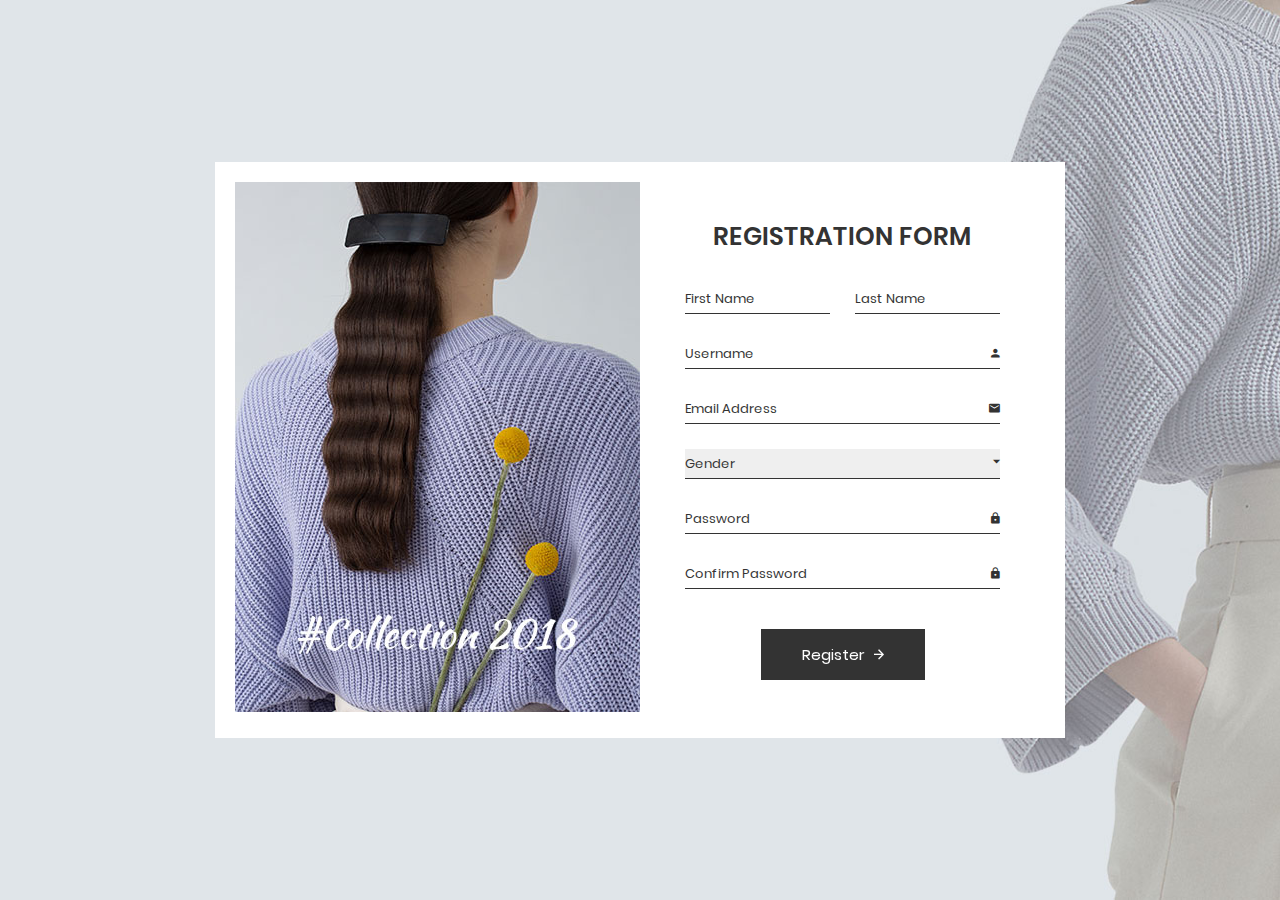
<file: sign-login/login/signup/colorlib-regform-17/index.html>
<!DOCTYPE html>
<html>
	<head>
		<meta charset="utf-8">
		<title>RegistrationForm_v1 by Colorlib</title>
		<meta name="viewport" content="width=device-width, initial-scale=1.0">
		
		<!-- MATERIAL DESIGN ICONIC FONT -->
		<link rel="stylesheet" href="fonts/material-design-iconic-font/css/material-design-iconic-font.min.css">

		<!-- STYLE CSS -->
		<link rel="stylesheet" href="css/style.css">
	</head>

	<body>

		<div class="wrapper" style="background-image: url('images/bg-registration-form-1.jpg');">
			<div class="inner">
				<div class="image-holder">
					<img src="images/registration-form-1.jpg" alt="">
				</div>
				<form action="">
					<h3>Registration Form</h3>
					<div class="form-group">
						<input type="text" placeholder="First Name" class="form-control">
						<input type="text" placeholder="Last Name" class="form-control">
					</div>
					<div class="form-wrapper">
						<input type="text" placeholder="Username" class="form-control">
						<i class="zmdi zmdi-account"></i>
					</div>
					<div class="form-wrapper">
						<input type="text" placeholder="Email Address" class="form-control">
						<i class="zmdi zmdi-email"></i>
					</div>
					<div class="form-wrapper">
						<select name="" id="" class="form-control">
							<option value="" disabled selected>Gender</option>
							<option value="male">Male</option>
							<option value="femal">Female</option>
							<option value="other">Other</option>
						</select>
						<i class="zmdi zmdi-caret-down" style="font-size: 17px"></i>
					</div>
					<div class="form-wrapper">
						<input type="password" placeholder="Password" class="form-control">
						<i class="zmdi zmdi-lock"></i>
					</div>
					<div class="form-wrapper">
						<input type="password" placeholder="Confirm Password" class="form-control">
						<i class="zmdi zmdi-lock"></i>
					</div>
					<button>Register
						<i class="zmdi zmdi-arrow-right"></i>
					</button>
				</form>
			</div>
		</div>
		
	</body><!-- This templates was made by Colorlib (https://colorlib.com) -->
</html>
</file>
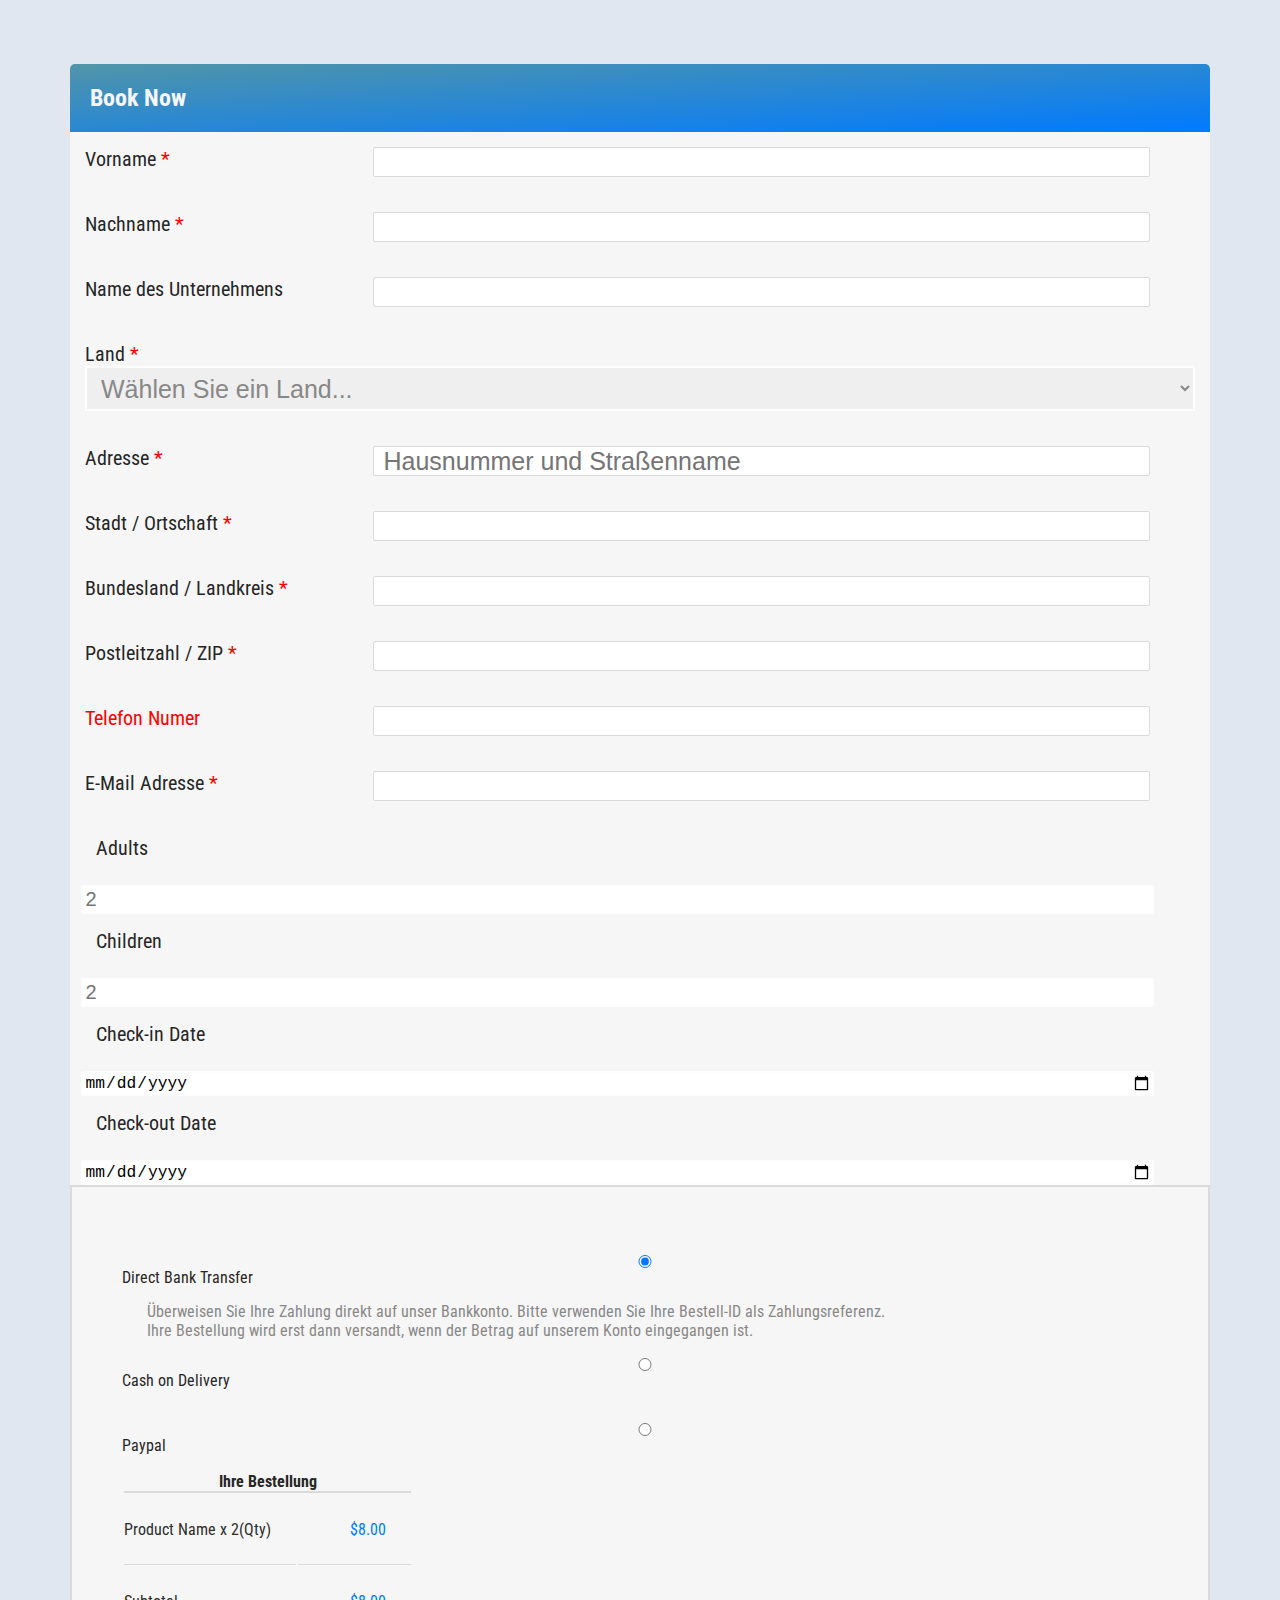
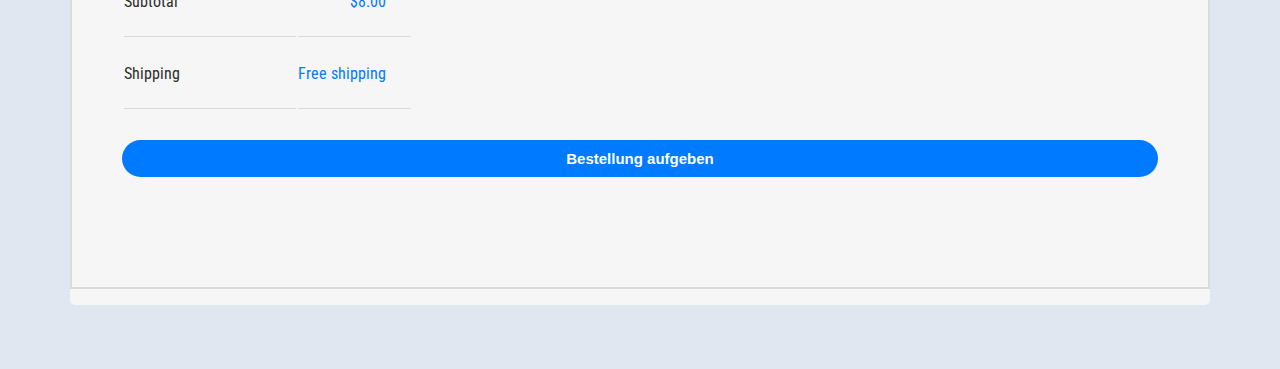
<file: booknow.html>
<! DOCTYPE html>  
<html>  
<meta name="viewport" content="width=device-width, initial-scale=1">    
<meta charset="UTF-8">    
<title> Book Order Form slate Example </title>     
 </head>  
<style>  
@import url('https://fonts.googleapis.com/css?family=Roboto+Condensed:400,700');  
body { 
    background-color: hsl(212, 36%, 91%);
  font-family: 'Roboto Condensed', sans-serif;  
  color: #262626;  
  margin: 5% 0;  
}  
.container {  
  width: 100%;  
  padding-right: 15px;  
  padding-left: 15px;  
  margin-right: auto;  
  margin-left: auto;  
}  

@media (min-width: 1200px)  
{  
  .container {  
    max-width: 1140px;  
  }  
}  
.d-flex {  
  display: flex;  
  flex-direction: row;  
  background: #f6f6f6;  
  border-radius: 0 0 5px 5px;  
  padding: px;  
}  
form {  
  flex: 4;  
}  
.Yorder {  
  flex: 2;  
}  
.title {  
  background: -webkit-gradient(linear, left top, right bottom, color-stop(0, #055c74), color-stop(100, #1a2f33));  
  background: -moz-linear-gradient(top left, #5195A8 0%, #007aff 100%);  
  background: -ms-linear-gradient(top left, #5195A8 0%, #007aff 100%);  
  background: -o-linear-gradient(top left, #5195A8 0%, #007aff 100%);  
  background: linear-gradient(to bottom right, #5195A8 0%, #007aff 100%);  
  border-radius: 5px 5px 0 0 ;  
  padding: 20px;  
  color: #f6f6f6;  
}  
h2 {  
  margin: 0;  
  padding-left: 0px;   
}  
.required {  
  color: red;  
}  
label {  
  display: block;  
  margin: 15px;  
}  
table {  
  display: block;  
  margin: 15px;  
}  
label>span {  
  float: left;  
  width: 25%;  
  margin-top: px;  
  padding-right: 10px;  
}  
input[type="email"]  
{  
  width: 70%;  
  height: 30px;  
  padding: 5px 10px;  
  margin-bottom: 10px;  
  border: 1px solid #dadada;  
  color: #888;  
}  
select  
{  
  width: 70%;  
  height: 30px;  
  padding: 5px 10px;  
  margin-bottom: 10px;  
  border: 1px solid #dadada;  
  color: #888;  
}  
input[type="text"] {  
  width: 70%;  
  height: 30px;  
  padding: 5px 10px;  
  margin-bottom: 10px;  
  border: 1px solid #dadada;  
  color: #888;  
}  
input[type="tel"]   
{  
  width: 70%;  
  height: 30px;  
  padding: 5px 10px;  
  margin-bottom: 10px;  
  border: 1px solid #dadada;  
  color: #888;  
}  
select {  
  width: 72%;  
  height: 45px;  
  padding: 5px 10px;  
  margin-bottom: 10px;  
}  
.Yorder {  
  margin-top: 00px;  
  height: 600px;  
  padding: 50px;  
  margin-left: 0px;
  border: 2px solid #dadada;  
}  
table {  
  margin: 0;  
  padding: 0;  
}  
th {  
  border-bottom: 2px solid #dadada;  
  padding: 0px 0;  
}  
tr>td:nth-child(1) {  
  text-align: left;  
  color: #2d2d2a;  
}  
tr>td:nth-child(2) {  
  text-align: right;  
  color: #007aff;  
}  
td {  
  border-bottom: 1px solid #dadada;  
  padding: 25px 25px 25px 0;  
}  
p {  
  display: block;  
  color: #888;  
  margin: 0;  
  padding-left: 25px;  
}  
.Yorder>div {  
  padding: 15px 0;   
}  
button {  
  width: 100%;  
  margin-top: 10px;  
  padding: 10px;  
  border: none;  
  border-radius: 30px;  
  background: #007aff;  
  color: #fff;  
  font-size: 15px;  
  font-weight: bold;  
}  
button:hover {  
  cursor: pointer;  
  background: #428a7d;  
}  
</style>  
<body>  
<div class="container">  
  <div class="title">  
      <h2>Book Now </h2>  
  </div>  
<div class="d-flex">  
  <form action="" method="">  
    <label>  
      <span class="fname"> Vorname <span class="required"> * </span></span>  
      <input type="text" name="fname">  
    </label>  
    <label>  
      <span class="lname"> Nachname <span class="required"> * </span> </span>  
      <input type="text" name="lname">  
    </label>  
    <label>  
      <span> Name des Unternehmens </span>  
      <input type="text" name="cn">  
    </label>  
    <label>  
      <span>Land <span class="required">*</span></span>  
      <select name="selection">  
        <option value="select"> Wählen Sie ein Land... </option>  
        <option value="AFG">Afghanistan</option>  
        <option value="ALB">Albania</option>  
        <option value="DZA">Algeria</option>  
        <option value="ASM">American Samoa</option>  
        <option value="AND">Andorra</option>  
        <option value="BOL">Bolivia</option>  
        <option value="BES">Bonaire</option>  
        <option value="BIH">Bosnia</option>  
        <option value="BWA">Botswana</option>  
        <option value="BVT">Bouvet Island</option>  
        <option value="BRA">Brazil</option>  
        <option value="CUB">Cuba</option>  
        <option value="CYP">Cyprus</option>  
        <option value="CZE">Czech Republic</option>  
        <option value="EST">Estonia</option>  
        <option value="ETH">Ethiopia</option>  
        <option value="FLK">Falkland Islands (Malvinas)</option>  
        <option value="LTU">Lithuania</option>  
        <option value="LUX">Luxembourg</option>  
        <option value="MAC">Macao</option>  
        <option value="MKD">Macedonia, the former Yugoslav Republic of</option>  
        <option value="MDG">Madagascar</option>  
        <option value="MCO">Monaco</option>  
        <option value="MNG">Mongolia</option>  
        <option value="MNE">Montenegro</option>  
        <option value="MSR">Montserrat</option>  
        <option value="MAR">Morocco</option>  
        <option value="NPL">Nepal</option>  
        <option value="BLM">Saint Barth?lemy</option>  
        <option value="SHN">Saint Helena, Ascension and Tristan da Cunha</option>  
        <option value="KNA">Saint Kitts and Nevis</option>  
        <option value="LCA">Saint Lucia</option>  
        <option value="MAF">Saint Martin (French part)</option>  
        <option value="SPM">Saint Pierre and Miquelon</option>  
        <option value="VCT">Saint Vincent and the Grenadines</option>  
        <option value="VNM">Viet Nam</option>  
        <option value="VGB">Virgin Islands, British</option>  
        <option value="VIR">Virgin Islands, U.S.</option>  
        <option value="WLF">Wallis and Futuna</option>  
        <option value="ESH">Western Sahara</option>  
        <option value="YEM">Yemen</option>  
        <option value="ZMB">Zambia</option>  
        <option value="ZWE">Zimbabwe</option>  
      </select>  
    </label>  
    <label>  
      <span> Adresse <span class="required"> * </span></span>  
      <input type="text" name="houseadd" placeholder="Hausnummer und Straßenname" required>  
    </label>  
    <div>

    <label>  
      <span> Stadt / Ortschaft <span class="required">*</span></span>  
      <input type="text" name="city">   
    </label>  
    <label>  
      <span> Bundesland / Landkreis <span class="required">*</span></span>  
      <input type="text" name="city">   
    </label>  
    <label>  
      <span> Postleitzahl / ZIP <span class="required">*</span></span>  
      <input type="text" name="city">   
    </label>  
    <label>  
      <span>  <span class="required">Telefon Numer</span></span>  
      <input type="tel" name="city">   
    </label>  
    <label>  
      <span> E-Mail Adresse <span class="required">*</span></span>  
      <input type="email" name="city">   
    </label>  


    <div class="elem-group inlined">
      <label for="adult">Adults</label>
      <input type="number" id="adult" name="total_adults" placeholder="2" min="1" required>
    </div>
    <div class="elem-group inlined">
      <label for="child">Children</label>
      <input type="number" id="child" name="total_children" placeholder="2" min="0" required>
    </div>
    <div class="elem-group inlined">
      <label for="checkin-date">Check-in Date</label>
      <input type="date" id="checkin-date" name="checkin" required>
    </div>
    <div class="elem-group inlined">
      <label for="checkout-date">Check-out Date</label>
      <input type="date" id="checkout-date" name="checkout" required>
    </div>
    
   
   
      
  </form>  
  <div class="Yorder">  
    <table>  
        <div>  
            <input type="radio" name="dbt" value="dbt" checked> Direct Bank Transfer  
          </div>  
          <p>  
              Überweisen Sie Ihre Zahlung direkt auf unser Bankkonto. 
              Bitte verwenden Sie Ihre Bestell-ID als Zahlungsreferenz. <br>  Ihre Bestellung wird erst dann versandt,  wenn der Betrag auf unserem Konto eingegangen ist. 
          </p>  
          <div>  
            <input type="radio" name="dbt" value="cd"> Cash on Delivery  
          </div>  
          <div>  
            <input type="radio" name="dbt" value="cd"> Paypal <span>  
            </span>  
          </div>  
      <tr>  
        <th colspan="2"> Ihre Bestellung </th>  
      </tr>  
      <tr>  
        <td> Product Name x 2(Qty) </td>  
        <td> $8.00 </td>  
      </tr>  
      <tr>  
        <td> Subtotal </td>  
        <td> $8.00 </td>  
      </tr>  
      <tr>  
        <td> Shipping </td>  
        <td> Free shipping </td>  
      </tr>  
    </table><br>  
    
    <button type="button"> Bestellung aufgeben </button>  
  </div>  
 </div>  
</div>  

<script>var currentDateTime = new Date();
  var year = currentDateTime.getFullYear();
  var month = (currentDateTime.getMonth() + 1);
  var date = (currentDateTime.getDate() + 1);
  
  if(date < 10) {
    date = '0' + date;
  }
  if(month < 10) {
    month = '0' + month;
  }
  
  var dateTomorrow = year + "-" + month + "-" + date;
  var checkinElem = document.querySelector("#checkin-date");
  var checkoutElem = document.querySelector("#checkout-date");
  
  checkinElem.setAttribute("min", dateTomorrow);
  
  checkinElem.onchange = function () {
      checkoutElem.setAttribute("min", this.value);
  }</script>

  
<style>
  div.elem-group {
  margin: 0px 0;
}

div.elem-group.inlined {
  width: ;

 
  margin-left: 1%;
}

label {
  display: block;
 
  padding-bottom: 10px;
  font-size: 1.25em;
}

input, select, textarea {
  border-radius: 2px;
  border: 2px solid #fdfdfd;
  box-sizing: border-box;
  font-size: 1.25em;

  width: 100%;
  padding: ;
}

div.elem-group.inlined input {
  width: 95%;
  display: inline-block;
}

textarea {
  height: 250px;
}


</style>
</body>  
</html>
</file>
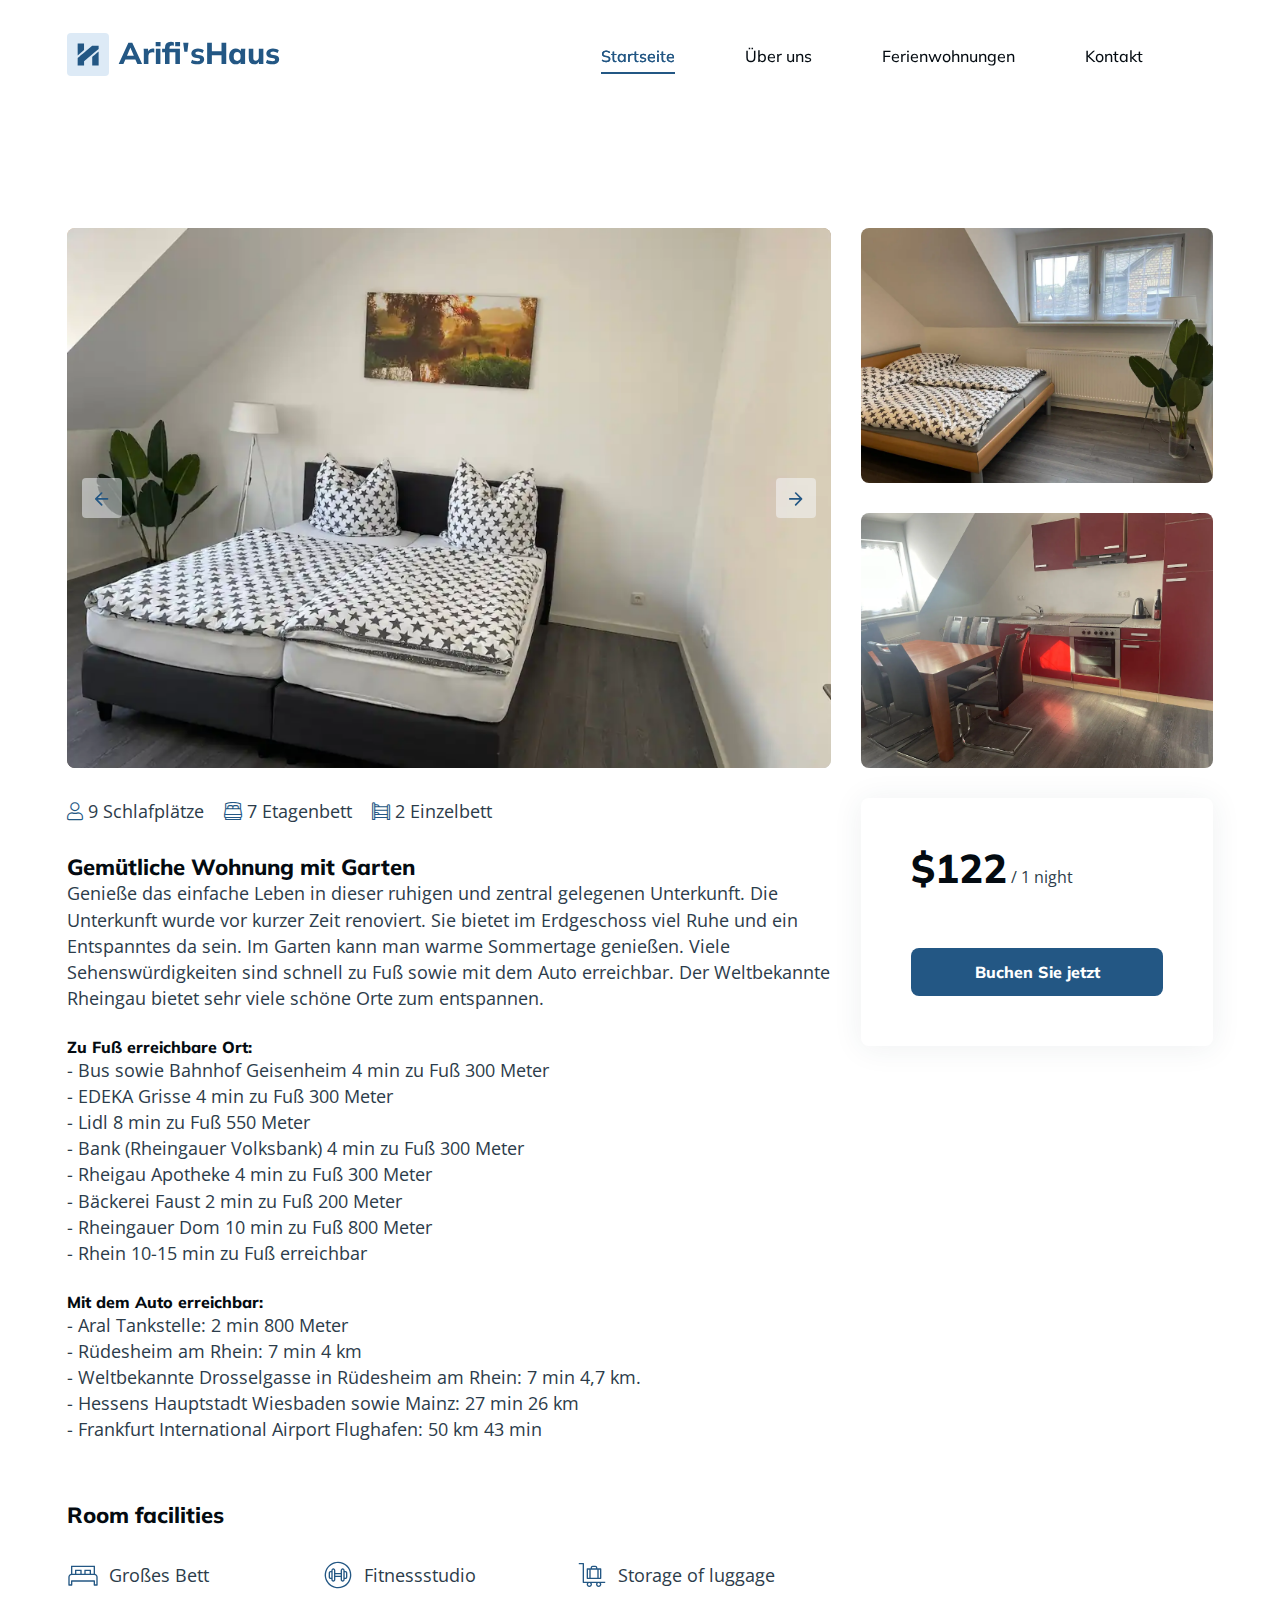
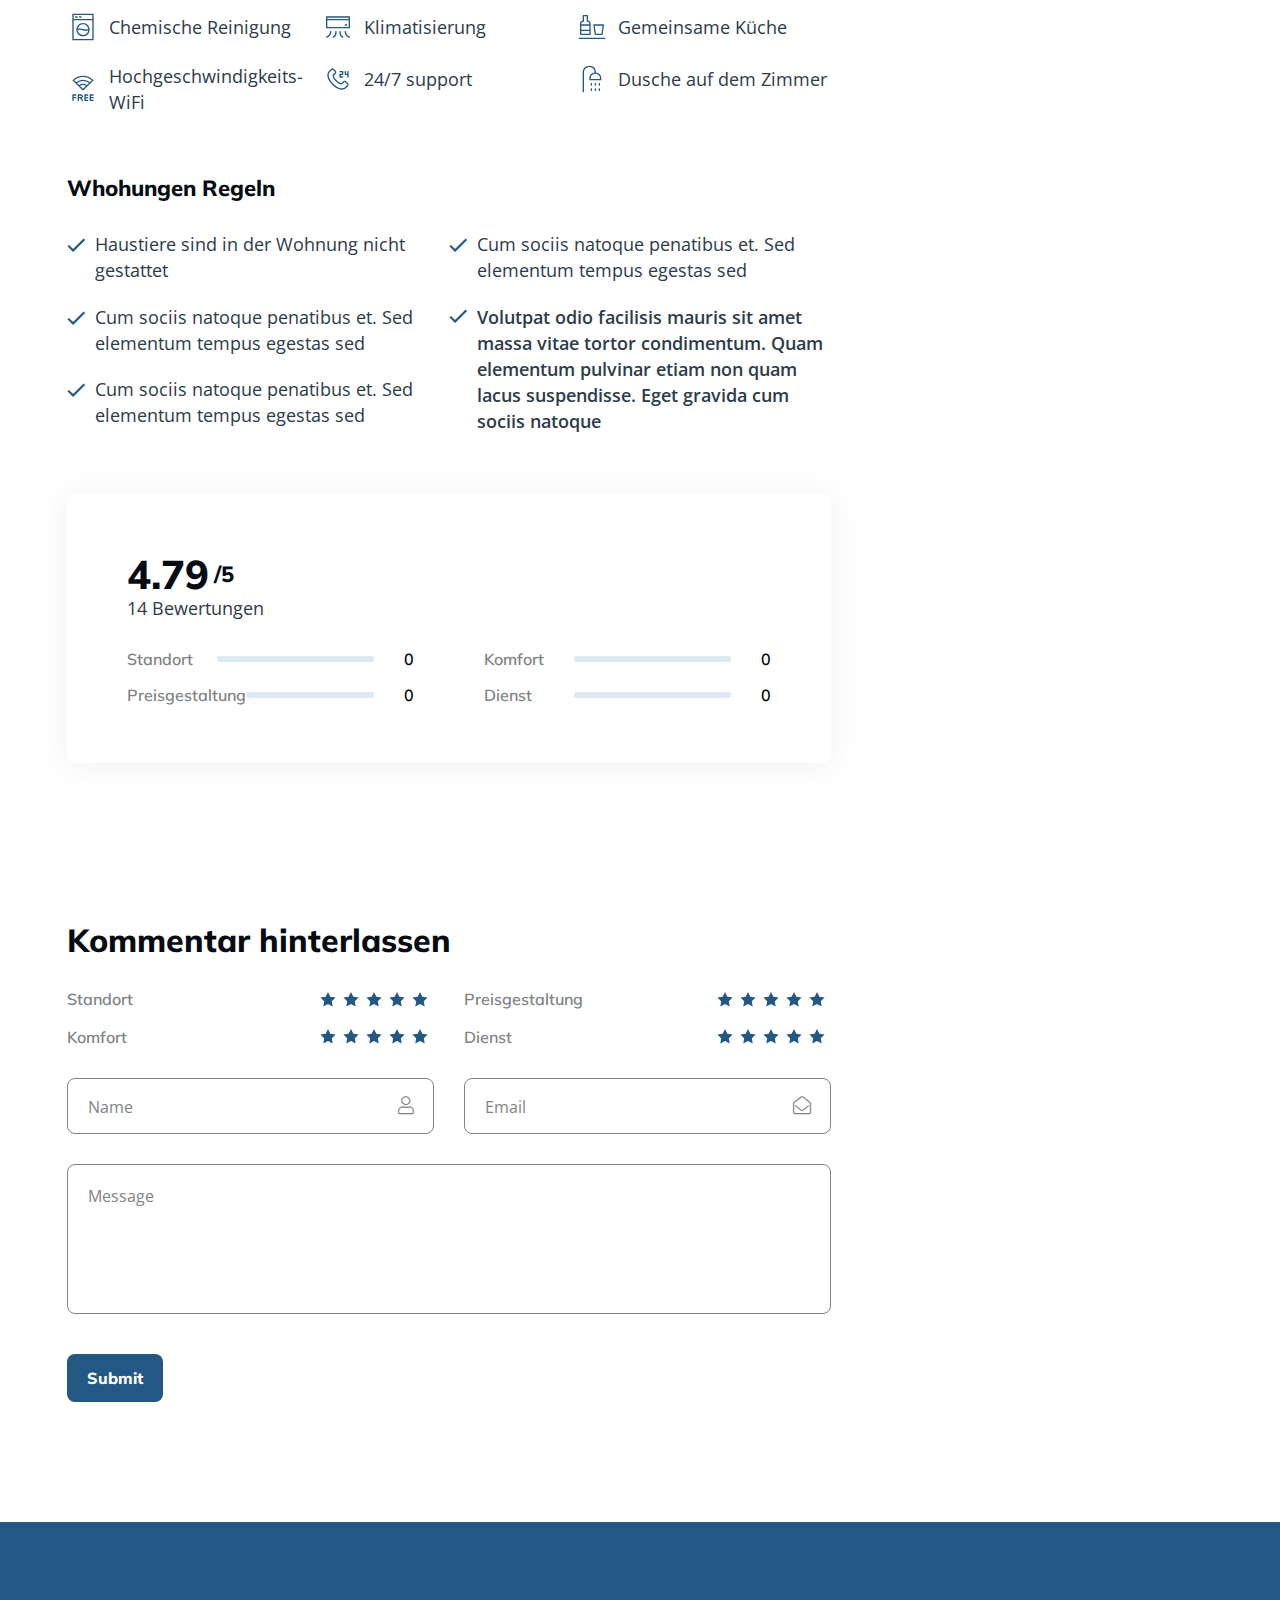
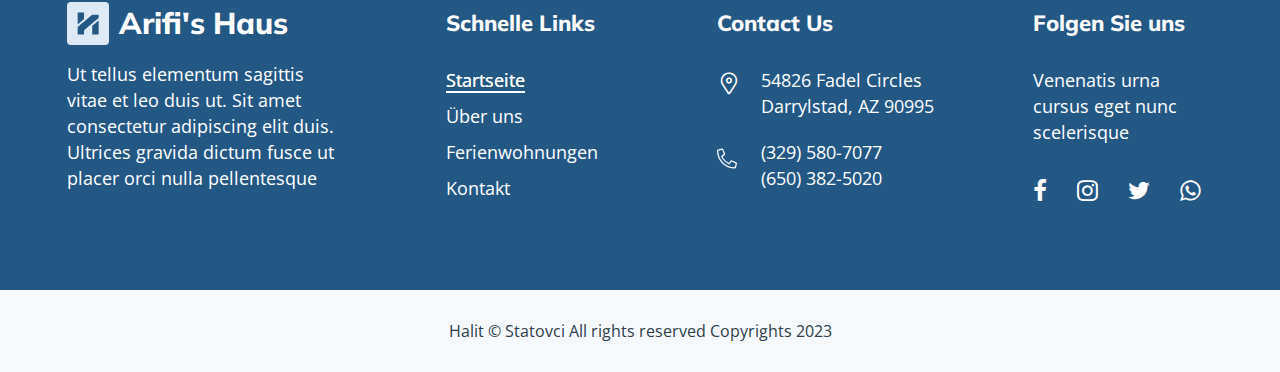
<file: room.html>
<!DOCTYPE html>
<html lang="en">

<head>
    <meta charset="UTF-8" />
    <meta name="viewport" content="width=device-width, initial-scale=1.0, minimum-scale=1.0" />
    <meta http-equiv="X-UA-Compatible" content="ie=edge" />
    <title>Bett im 6-Bett-Zimmer mit Gemeinschaftsbad | Arifi's Haus</title>
    <script id="www-widgetapi-script" src="https://s.ytimg.com/yts/jsbin/www-widgetapi-vflS50iB-/www-widgetapi.js"
        async=""></script>
    <script src="https://www.youtube.com/player_api"></script>
    <link rel="stylesheet preload" as="style" href="css/preload.min.css" />
    <link rel="stylesheet preload" as="style" href="css/icomoon.css" />
    <link rel="stylesheet preload" as="style" href="css/libs.min.css" />
    <link rel="stylesheet" href="css/room.min.css" />
</head>

<body>
    <header class="header d-flex align-items-center" data-page="home">
        <div class="container position-relative d-flex justify-content-between align-items-center">
            <a class="brand d-flex align-items-center" href="index.html">
                <span class="brand_logo theme-element">
                    <svg id="brandHeader" width="22" height="23" viewBox="0 0 22 23" fill="none" xmlns="">
                        <path fill-rule="evenodd" clip-rule="evenodd"
                            d="M7.03198 3.80281V7.07652L3.86083 9.75137L0.689673 12.4263L0.667474 6.56503C0.655304 3.34138 0.663875 0.654206 0.686587 0.593579C0.71907 0.506918 1.4043 0.488223 3.87994 0.506219L7.03198 0.529106V3.80281ZM21.645 4.36419V5.88433L17.0383 9.76316C14.5046 11.8966 11.2263 14.6552 9.75318 15.8934L7.07484 18.145V20.3225V22.5H3.85988H0.64502L0.667303 18.768L0.689673 15.036L2.56785 13.4609C3.60088 12.5946 6.85989 9.85244 9.81009 7.36726L15.1741 2.84867L18.4096 2.8464L21.645 2.84413V4.36419ZM21.645 15.5549V22.5H18.431H15.217V18.2638V14.0274L15.4805 13.7882C15.8061 13.4924 21.5939 8.61606 21.6236 8.61248C21.6353 8.61099 21.645 11.7351 21.645 15.5549Z"
                            fill="currentColor" />
                    </svg>
                </span>
                <span class="brand_name">
                    <p>Arifi'sHaus</p>
                </span>
            </a>
            <div class="header_offcanvas offcanvas offcanvas-end" id="menuOffcanvas">
                <div class="header_offcanvas-header d-flex justify-content-between align-content-center">
                    <a class="brand d-flex align-items-center" href="index.html">
                        <span class="brand_logo theme-element">
                            <svg id="brandOffset" width="22" height="23" viewBox="0 0 22 23" fill="none"
                                xmlns="http://www.w3.org/2000/svg">
                                <path fill-rule="evenodd" clip-rule="evenodd"
                                    d="M7.03198 3.80281V7.07652L3.86083 9.75137L0.689673 12.4263L0.667474 6.56503C0.655304 3.34138 0.663875 0.654206 0.686587 0.593579C0.71907 0.506918 1.4043 0.488223 3.87994 0.506219L7.03198 0.529106V3.80281ZM21.645 4.36419V5.88433L17.0383 9.76316C14.5046 11.8966 11.2263 14.6552 9.75318 15.8934L7.07484 18.145V20.3225V22.5H3.85988H0.64502L0.667303 18.768L0.689673 15.036L2.56785 13.4609C3.60088 12.5946 6.85989 9.85244 9.81009 7.36726L15.1741 2.84867L18.4096 2.8464L21.645 2.84413V4.36419ZM21.645 15.5549V22.5H18.431H15.217V18.2638V14.0274L15.4805 13.7882C15.8061 13.4924 21.5939 8.61606 21.6236 8.61248C21.6353 8.61099 21.645 11.7351 21.645 15.5549Z"
                                    fill="currentColor" />
                            </svg>
                        </span>
                        ArifiHaus
                    </a>
                    <button class="close" type="button" data-bs-dismiss="offcanvas">
                        <i class="icon-close--entypo"></i>
                    </button>
                </div>
                <nav class="header_nav">
                    <ul class="header_nav-list">
                        <li class="header_nav-list_item">
                            <a class="nav-item" href="index.html" data-page="home">Startseite</a>
                        </li>
                        <li class="header_nav-list_item">
                            <a class="nav-item" href="about.html" data-page="about">Über uns</a>
                        </li>
                        <li class="header_nav-list_item">
                            <a class="nav-item" href="rooms.html" data-page="about">Ferienwohnungen</a>
                        </li>
                        <li class="header_nav-list_item">
                            <a class="nav-item" href="contacts2.html" data-page="about">Kontakt</a>
                        </li>


                    </ul>
                </nav>
                <ul class="socials d-flex align-items-center">
                    <li class="list-item">
                        <a class="link" href="">
                            <i class="icon-facebook"></i>
                        </a>
                    </li>
                    <li class="list-item">
                        <a class="link" href="">
                            <i class="icon-instagram"></i>
                        </a>
                    </li>
                    <li class="list-item">
                        <a class="link" href="">
                            <i class="icon-twitter"></i>
                        </a>
                    </li>
                    <li class="list-item">
                        <a class="link" href="">
                            <i class="icon-whatsapp"></i>
                        </a>
                    </li>
                </ul>
            </div>
            <button class="header_trigger d-lg-none" type="button" data-bs-toggle="offcanvas"
                data-bs-target="#menuOffcanvas">
                <i class="icon-stream"></i>
            </button>
        </div>
    </header>
    <!-- single room content start -->
    <main>
        <!-- room section start -->
        <div class="room section">
            <div class="container">
                <div class="room_main d-lg-flex flex-wrap align-items-start">
                    <div class="room_main-slider col-12 d-lg-flex">
                        <div class="room_main-slider_view col-lg-8">
                            <div class="swiper-wrapper">
                                <div class="swiper-slide">
                                    <picture>
                                        <source data-srcset="img/dhomat/Desktop Screenshot 2023.10.28 - 18.17.45.39.png"
                                            srcset="img/dhomat/Desktop Screenshot 2023.10.28 - 18.17.45.39.png" />
                                        <img class="lazy" data-src="img/dhomat/Desktop Screenshot 2023.10.28 - 18.17.45.39.png"
                                            src="img/dhomat/Desktop Screenshot 2023.10.28 - 18.17.45.39.png" alt="media" />
                                    </picture>
                                </div>
                                <div class="swiper-slide">
                                    <picture>
                                        <source data-srcset="img/dhomat/Desktop Screenshot 2023.10.28 - 18.17.58.00.png"
                                            srcset="img/dhomat/Desktop Screenshot 2023.10.28 - 18.17.58.00.png" />
                                        <img class="lazy" data-src="img/dhomat/Desktop Screenshot 2023.10.28 - 18.17.58.00.png"
                                            src="img/dhomat/Desktop Screenshot 2023.10.28 - 18.17.58.00.png" alt="media" />
                                    </picture>
                                </div>
                                <div class="swiper-slide">
                                    <picture>
                                        <source data-srcset="img/dhomat/Desktop Screenshot 2023.10.28 - 18.17.59.89.png"
                                            srcset="img/dhomat/Desktop Screenshot 2023.10.28 - 18.17.59.89.png" />
                                        <img class="lazy" data-src="img/dhomat/Desktop Screenshot 2023.10.28 - 18.17.59.89.png"
                                            src="img/dhomat/Desktop Screenshot 2023.10.28 - 18.17.59.89.png" alt="media" />
                                    </picture>
                                </div>
                            </div>
                            <div class="swiper-controls d-flex align-items-center justify-content-between">
                                <a class="swiper-button-prev d-inline-flex align-items-center justify-content-center"
                                    href="#">
                                    <i class="icon-arrow_left icon"></i>
                                </a>
                                <a class="swiper-button-next d-inline-flex align-items-center justify-content-center"
                                    href="#">
                                    <i class="icon-arrow_right icon"></i>
                                </a>
                            </div>
                        </div>


                        <div class="room_main-slider_thumbs">
                            <div class="swiper-wrapper">
                                <div class="swiper-slide">
                                    <picture>
                                        <source data-srcset="img/dhomat/Desktop Screenshot 2023.10.28 - 18.18.03.68.png"
                                            srcset="img/dhomat/Desktop Screenshot 2023.10.28 - 18.18.03.68.png" />
                                        <img class="lazy" data-src="img/dhomat/Desktop Screenshot 2023.10.28 - 18.18.03.68.png"
                                            src="img/dhomat/Desktop Screenshot 2023.10.28 - 18.18.03.68.png" alt="media" />
                                    </picture>
                                </div>
                                <div class="swiper-slide">
                                    <picture>
                                        <source data-srcset="img/dhomat/Desktop Screenshot 2023.10.28 - 18.18.05.80.png"
                                            srcset="img/dhomat/Desktop Screenshot 2023.10.28 - 18.18.05.80.png" />
                                        <img class="lazy" data-src="img/dhomat/Desktop Screenshot 2023.10.28 - 18.18.05.80.png"
                                            src="img/dhomat/Desktop Screenshot 2023.10.28 - 18.18.05.80.png" alt="media" />
                                    </picture>
                                </div>
                                <div class="swiper-slide">
                                    <picture>
                                        <source data-srcset="img/dhomat/Desktop Screenshot 2023.10.28 - 18.18.15.77.png"
                                            srcset="img/dhomat/Desktop Screenshot 2023.10.28 - 18.18.15.77.png" />
                                        <img class="lazy" data-src="img/dhomat/Desktop Screenshot 2023.10.28 - 18.18.15.77.png"
                                            src="img/dhomat/Desktop Screenshot 2023.10.28 - 18.18.15.77.png" alt="media" />
                                    </picture>
                                </div>
                                <div class="swiper-slide">
                                    <picture>
                                        <source data-srcset="img/dhomat/Desktop Screenshot 2023.10.28 - 18.18.20.00.png"
                                            srcset="img/dhomat/Desktop Screenshot 2023.10.28 - 18.18.20.00.png" />
                                        <img class="lazy" data-src="img/dhomat/Desktop Screenshot 2023.10.28 - 18.18.20.00.png"
                                            src="img/dhomat/Desktop Screenshot 2023.10.28 - 18.18.20.00.png" alt="media" />
                                    </picture>
                                </div>

                            </div>
                        </div>
                    </div>
                    <div class="room_main-info col-lg-8">
                        <div class="amenities d-flex flex-wrap align-items-center">
                            <span class="amenities_item d-inline-flex align-items-center">
                                <i class="icon-user icon"></i>
                                9 Schlafplätze
                            </span>
                            <span class="amenities_item d-inline-flex align-items-center">
                                <i class="icon-twin_bed icon"></i>
                                7 Etagenbett
                            </span>
                            <span class="amenities_item d-inline-flex align-items-center">
                                <i class="icon-bunk_bed icon"></i>
                                2 Einzelbett
                            </span>
                        </div>
                        <div class="description">
                            <h4>Gemütliche Wohnung mit Garten
                            </h4>
                            <p class="description_text">
                                Genieße das einfache Leben in dieser ruhigen und zentral gelegenen Unterkunft. Die
                                Unterkunft wurde vor kurzer Zeit renoviert. Sie bietet im Erdgeschoss viel Ruhe und ein
                                Entspanntes da sein. Im Garten kann man warme Sommertage genießen. Viele
                                Sehenswürdigkeiten sind schnell zu Fuß sowie mit dem Auto erreichbar. Der Weltbekannte
                                Rheingau bietet sehr viele schöne Orte zum entspannen.
                            </p>
                            <br>
                            <h5>
                                Zu Fuß erreichbare Ort:
                            </h5>
                            <p class="description_text">
                                - Bus sowie Bahnhof Geisenheim 4 min zu Fuß 300 Meter <br>
                                - EDEKA Grisse 4 min zu Fuß 300 Meter <br>
                                - Lidl 8 min zu Fuß 550 Meter <br>
                                - Bank (Rheingauer Volksbank) 4 min zu Fuß 300 Meter <br>
                                - Rheigau Apotheke 4 min zu Fuß 300 Meter <br>
                                - Bäckerei Faust 2 min zu Fuß 200 Meter <br>
                                - Rheingauer Dom 10 min zu Fuß 800 Meter <br>
                                - Rhein 10-15 min zu Fuß erreichbar <br>
                            </p>
                            <br>
                            <h5>
                                Mit dem Auto erreichbar:
                            </h5>
                            <p>
                                - Aral Tankstelle: 2 min 800 Meter <br>
                                - Rüdesheim am Rhein: 7 min 4 km <br>
                                - Weltbekannte Drosselgasse in Rüdesheim am Rhein: 7 min 4,7 km. <br>
                                - Hessens Hauptstadt Wiesbaden sowie Mainz: 27 min 26 km <br>
                                - Frankfurt International Airport Flughafen: 50 km 43 min <br>
                            </p>
                        </div>
                        <section class="facilities">
                            <h4 class="facilities_header">Room facilities</h4>
                            <div class="facilities_list d-sm-flex flex-wrap">
                                <div class="facilities_list-block">
                                    <span class="facilities_list-block_item d-flex align-items-center">
                                        <span class="icon">
                                            <svg width="32" height="32" viewBox="0 0 32 32" fill="none"
                                                xmlns="http://www.w3.org/2000/svg">
                                                <path
                                                    d="M27.9997 14.7341V7.33329C27.9997 7.15648 27.9294 6.98691 27.8044 6.86189C27.6794 6.73686 27.5098 6.66663 27.333 6.66663H4.66634C4.48953 6.66663 4.31996 6.73686 4.19494 6.86189C4.06991 6.98691 3.99967 7.15648 3.99967 7.33329V14.7341C3.24737 14.8887 2.57136 15.2979 2.0856 15.8928C1.59985 16.4877 1.33405 17.2319 1.33301 18V26C1.33301 26.1768 1.40325 26.3463 1.52827 26.4714C1.65329 26.5964 1.82286 26.6666 1.99967 26.6666H4.66634C4.84315 26.6666 5.01272 26.5964 5.13775 26.4714C5.26277 26.3463 5.33301 26.1768 5.33301 26V22.6666H26.6663V26C26.6663 26.1768 26.7366 26.3463 26.8616 26.4714C26.9866 26.5964 27.1562 26.6666 27.333 26.6666H29.9997C30.1765 26.6666 30.3461 26.5964 30.4711 26.4714C30.5961 26.3463 30.6663 26.1768 30.6663 26V18C30.6654 17.2319 30.3996 16.4877 29.9138 15.8928C29.4281 15.2979 28.752 14.8886 27.9997 14.7341ZM5.33301 7.99996H26.6663V14.6666H23.9997V11.3333C23.9997 11.1565 23.9294 10.9869 23.8044 10.8619C23.6794 10.7369 23.5098 10.6666 23.333 10.6666H17.9997C17.8229 10.6666 17.6533 10.7369 17.5283 10.8619C17.4032 10.9869 17.333 11.1565 17.333 11.3333V14.6666H14.6663V11.3333C14.6663 11.1565 14.5961 10.9869 14.4711 10.8619C14.3461 10.7369 14.1765 10.6666 13.9997 10.6666H8.66634C8.48953 10.6666 8.31996 10.7369 8.19494 10.8619C8.06991 10.9869 7.99967 11.1565 7.99967 11.3333V14.6666H5.33301V7.99996ZM22.6663 14.6666H18.6663V12H22.6663V14.6666ZM13.333 14.6666H9.33301V12H13.333V14.6666ZM29.333 25.3333H27.9997V22C27.9997 21.8231 27.9294 21.6536 27.8044 21.5286C27.6794 21.4035 27.5098 21.3333 27.333 21.3333H4.66634C4.48953 21.3333 4.31996 21.4035 4.19494 21.5286C4.06991 21.6536 3.99967 21.8231 3.99967 22V25.3333H2.66634V18C2.66692 17.4697 2.87782 16.9613 3.25277 16.5864C3.62772 16.2114 4.13609 16.0005 4.66634 16H27.333C27.8633 16.0005 28.3716 16.2114 28.7466 16.5864C29.1215 16.9613 29.3324 17.4697 29.333 18V25.3333Z"
                                                    fill="currentColor" />
                                            </svg>
                                        </span>
                                        Großes Bett
                                    </span>
                                    <span class="facilities_list-block_item d-flex align-items-center">
                                        <span class="icon">
                                            <svg width="32" height="32" viewBox="0 0 32 32" fill="none"
                                                xmlns="http://www.w3.org/2000/svg">
                                                <path
                                                    d="M25.9997 2.66663H5.99967C5.82286 2.66663 5.65329 2.73686 5.52827 2.86189C5.40325 2.98691 5.33301 3.15648 5.33301 3.33329V28.6666C5.33301 28.8434 5.40325 29.013 5.52827 29.138C5.65329 29.2631 5.82286 29.3333 5.99967 29.3333H25.9997C26.1765 29.3333 26.3461 29.2631 26.4711 29.138C26.5961 29.013 26.6663 28.8434 26.6663 28.6666V3.33329C26.6663 3.15648 26.5961 2.98691 26.4711 2.86189C26.3461 2.73686 26.1765 2.66663 25.9997 2.66663ZM25.333 3.99996V7.99996H6.66634V3.99996H25.333ZM6.66634 28V9.33329H25.333V28H6.66634Z"
                                                    fill="currentColor" />
                                                <path
                                                    d="M8.66667 6.66658H10C10.1768 6.66658 10.3464 6.59635 10.4714 6.47132C10.5964 6.3463 10.6667 6.17673 10.6667 5.99992C10.6667 5.82311 10.5964 5.65354 10.4714 5.52851C10.3464 5.40349 10.1768 5.33325 10 5.33325H8.66667C8.48986 5.33325 8.32029 5.40349 8.19526 5.52851C8.07024 5.65354 8 5.82311 8 5.99992C8 6.17673 8.07024 6.3463 8.19526 6.47132C8.32029 6.59635 8.48986 6.66658 8.66667 6.66658Z"
                                                    fill="currentColor" />
                                                <path
                                                    d="M12.6667 6.66658H14C14.1768 6.66658 14.3464 6.59635 14.4714 6.47132C14.5964 6.3463 14.6667 6.17673 14.6667 5.99992C14.6667 5.82311 14.5964 5.65354 14.4714 5.52851C14.3464 5.40349 14.1768 5.33325 14 5.33325H12.6667C12.4899 5.33325 12.3203 5.40349 12.1953 5.52851C12.0702 5.65354 12 5.82311 12 5.99992C12 6.17673 12.0702 6.3463 12.1953 6.47132C12.3203 6.59635 12.4899 6.66658 12.6667 6.66658Z"
                                                    fill="currentColor" />
                                                <path
                                                    d="M15.9997 12C14.2388 12.0024 12.5502 12.7008 11.3021 13.943C10.054 15.1851 9.34746 16.8703 9.33661 18.6312C9.33621 18.6389 9.33441 18.646 9.33434 18.6537L9.33301 18.6667C9.33201 20.4321 10.0315 22.1258 11.2779 23.3761C12.5244 24.6263 14.2159 25.331 15.9813 25.3354C17.7468 25.3398 19.4418 24.6436 20.6945 23.3996C21.9472 22.1556 22.6551 20.4654 22.6629 18.7C22.6633 18.6926 22.6649 18.6856 22.6651 18.6781L22.6663 18.6667C22.6643 16.8992 21.9612 15.2047 20.7114 13.9549C19.4616 12.7051 17.7672 12.0021 15.9997 12ZM15.9997 13.3333C17.3298 13.3374 18.6101 13.8393 19.5886 14.7404C20.567 15.6414 21.1725 16.8761 21.2859 18.2014C19.1854 18.8842 17.7213 18.4739 16.1859 18.0267C14.6181 17.5673 13.0033 17.0973 10.7631 17.7107C10.9867 16.484 11.6329 15.3744 12.5896 14.5748C13.5462 13.7751 14.7528 13.3358 15.9997 13.3333ZM15.9997 24C14.6692 23.996 13.3885 23.4938 12.41 22.5924C11.4314 21.691 10.826 20.4558 10.713 19.1301C12.8093 18.4465 14.2755 18.8568 15.812 19.3067C16.8826 19.6719 18.0014 19.8766 19.132 19.9141C19.8438 19.909 20.5517 19.8084 21.2367 19.615C21.0148 20.8432 20.3691 21.9546 19.4122 22.7558C18.4553 23.5571 17.2477 23.9973 15.9997 24Z"
                                                    fill="currentColor" />
                                            </svg>
                                        </span>
                                        Chemische Reinigung
                                    </span>
                                    <span class="facilities_list-block_item d-flex align-items-center">
                                        <span class="icon">
                                            <svg width="32" height="32" viewBox="0 0 32 32" fill="none"
                                                xmlns="http://www.w3.org/2000/svg">
                                                <path
                                                    d="M26.2786 7.84667C26.3436 7.78509 26.3956 7.71106 26.4314 7.62899C26.4671 7.54691 26.4861 7.45848 26.487 7.36895C26.4879 7.27942 26.4708 7.19062 26.4367 7.10783C26.4026 7.02505 26.3522 6.94997 26.2884 6.88707C23.5465 4.18306 19.8503 2.66711 15.9994 2.66711C12.1484 2.66711 8.45223 4.18306 5.7103 6.88707C5.64658 6.94997 5.59616 7.02505 5.56205 7.10783C5.52795 7.19062 5.51084 7.27942 5.51175 7.36895C5.51267 7.45848 5.53158 7.54691 5.56738 7.62899C5.60317 7.71106 5.65511 7.78509 5.7201 7.84667L8.6289 10.6032L15.541 17.1514C15.6649 17.2685 15.8289 17.3337 15.9994 17.3337C16.1698 17.3337 16.3338 17.2685 16.4577 17.1514L26.2786 7.84667ZM10.0723 10.1333C11.7398 8.75474 13.8358 8.00054 15.9994 8.00054C18.163 8.00054 20.2589 8.75474 21.9264 10.1333L19.9357 12.0195C18.7895 11.1932 17.4123 10.7485 15.9994 10.7485C14.5864 10.7485 13.2092 11.1932 12.063 12.0195L10.0723 10.1333ZM15.9994 4.00001C19.2628 3.99296 22.414 5.19111 24.8483 7.36461L22.8923 9.21794C20.973 7.57171 18.5279 6.66674 15.9994 6.66674C13.4708 6.66674 11.0257 7.57171 9.10643 9.21794L7.15043 7.36461C9.58478 5.19111 12.7359 3.99296 15.9994 4.00001ZM13.0255 12.931C13.9048 12.3403 14.9401 12.0248 15.9994 12.0248C17.0587 12.0248 18.094 12.3403 18.9732 12.931L15.9994 15.7487L13.0255 12.931Z"
                                                    fill="currentColor" />
                                                <path
                                                    d="M8.66634 22.6667C8.84315 22.6667 9.01272 22.5965 9.13774 22.4714C9.26277 22.3464 9.33301 22.1769 9.33301 22C9.33301 21.8232 9.26277 21.6537 9.13774 21.5286C9.01272 21.4036 8.84315 21.3334 8.66634 21.3334H5.99967C5.82286 21.3334 5.65329 21.4036 5.52827 21.5286C5.40325 21.6537 5.33301 21.8232 5.33301 22V27.3334C5.33301 27.5102 5.40325 27.6798 5.52827 27.8048C5.65329 27.9298 5.82286 28 5.99967 28C6.17649 28 6.34605 27.9298 6.47108 27.8048C6.5961 27.6798 6.66634 27.5102 6.66634 27.3334V25.3334H8.66634C8.84315 25.3334 9.01272 25.2631 9.13774 25.1381C9.26277 25.0131 9.33301 24.8435 9.33301 24.6667C9.33301 24.4899 9.26277 24.3203 9.13774 24.1953C9.01272 24.0703 8.84315 24 8.66634 24H6.66634V22.6667H8.66634Z"
                                                    fill="currentColor" />
                                                <path
                                                    d="M15.9993 23.3334C15.9988 22.8031 15.7879 22.2947 15.4129 21.9198C15.038 21.5449 14.5296 21.334 13.9993 21.3334H11.3327C11.1559 21.3334 10.9863 21.4036 10.8613 21.5286C10.7363 21.6537 10.666 21.8232 10.666 22V27.3334C10.666 27.5102 10.7363 27.6798 10.8613 27.8048C10.9863 27.9298 11.1559 28 11.3327 28C11.5095 28 11.6791 27.9298 11.8041 27.8048C11.9291 27.6798 11.9993 27.5102 11.9993 27.3334V25.3334H12.9993L14.7993 27.7334C14.8519 27.8034 14.9177 27.8624 14.993 27.907C15.0684 27.9516 15.1517 27.981 15.2384 27.9933C15.3251 28.0057 15.4133 28.0009 15.4981 27.9792C15.5829 27.9575 15.6626 27.9192 15.7327 27.8667C15.8027 27.8142 15.8617 27.7484 15.9063 27.673C15.9509 27.5977 15.9803 27.5143 15.9926 27.4277C16.005 27.341 16.0002 27.2527 15.9785 27.1679C15.9568 27.0831 15.9185 27.0034 15.866 26.9334L14.5912 25.2334C14.9978 25.1081 15.3537 24.8562 15.607 24.5144C15.8603 24.1726 15.9978 23.7588 15.9993 23.3334ZM13.9993 24H11.9993V22.6667H13.9993C14.1762 22.6667 14.3457 22.7369 14.4708 22.862C14.5958 22.987 14.666 23.1566 14.666 23.3334C14.666 23.5102 14.5958 23.6798 14.4708 23.8048C14.3457 23.9298 14.1762 24 13.9993 24Z"
                                                    fill="currentColor" />
                                                <path
                                                    d="M20.6663 22.6667C20.8432 22.6667 21.0127 22.5965 21.1377 22.4714C21.2628 22.3464 21.333 22.1769 21.333 22C21.333 21.8232 21.2628 21.6537 21.1377 21.5286C21.0127 21.4036 20.8432 21.3334 20.6663 21.3334H17.9997C17.8229 21.3334 17.6533 21.4036 17.5283 21.5286C17.4032 21.6537 17.333 21.8232 17.333 22V27.3334C17.333 27.5102 17.4032 27.6798 17.5283 27.8048C17.6533 27.9298 17.8229 28 17.9997 28H20.6663C20.8432 28 21.0127 27.9298 21.1377 27.8048C21.2628 27.6798 21.333 27.5102 21.333 27.3334C21.333 27.1566 21.2628 26.987 21.1377 26.862C21.0127 26.7369 20.8432 26.6667 20.6663 26.6667H18.6663V25.3334H20.6663C20.8432 25.3334 21.0127 25.2631 21.1377 25.1381C21.2628 25.0131 21.333 24.8435 21.333 24.6667C21.333 24.4899 21.2628 24.3203 21.1377 24.1953C21.0127 24.0703 20.8432 24 20.6663 24H18.6663V22.6667H20.6663Z"
                                                    fill="currentColor" />
                                                <path
                                                    d="M25.9993 25.3334C26.1762 25.3334 26.3457 25.2631 26.4708 25.1381C26.5958 25.0131 26.666 24.8435 26.666 24.6667C26.666 24.4899 26.5958 24.3203 26.4708 24.1953C26.3457 24.0703 26.1762 24 25.9993 24H23.9993V22.6667H25.9993C26.1762 22.6667 26.3457 22.5965 26.4708 22.4714C26.5958 22.3464 26.666 22.1769 26.666 22C26.666 21.8232 26.5958 21.6537 26.4708 21.5286C26.3457 21.4036 26.1762 21.3334 25.9993 21.3334H23.3327C23.1559 21.3334 22.9863 21.4036 22.8613 21.5286C22.7363 21.6537 22.666 21.8232 22.666 22V27.3334C22.666 27.5102 22.7363 27.6798 22.8613 27.8048C22.9863 27.9298 23.1559 28 23.3327 28H25.9993C26.1762 28 26.3457 27.9298 26.4708 27.8048C26.5958 27.6798 26.666 27.5102 26.666 27.3334C26.666 27.1566 26.5958 26.987 26.4708 26.862C26.3457 26.7369 26.1762 26.6667 25.9993 26.6667H23.9993V25.3334H25.9993Z"
                                                    fill="currentColor" />
                                            </svg>
                                        </span>
                                        Hochgeschwindigkeits-WiFi
                                    </span>
                                </div>
                                <div class="facilities_list-block">
                                    <span class="facilities_list-block_item d-flex align-items-center">
                                        <span class="icon">
                                            <svg width="32" height="32" viewBox="0 0 32 32" fill="none"
                                                xmlns="http://www.w3.org/2000/svg">
                                                <path
                                                    d="M16.0003 2.66663C13.3632 2.66663 10.7854 3.44861 8.59273 4.9137C6.40007 6.37878 4.69111 8.46116 3.68194 10.8975C2.67277 13.3339 2.40872 16.0148 2.92319 18.6012C3.43766 21.1876 4.70754 23.5634 6.57224 25.4281C8.43694 27.2928 10.8127 28.5626 13.3991 29.0771C15.9855 29.5916 18.6664 29.3275 21.1028 28.3184C23.5391 27.3092 25.6215 25.6002 27.0866 23.4076C28.5517 21.2149 29.3337 18.637 29.3337 16C29.3297 12.4649 27.9237 9.07585 25.4241 6.57622C22.9244 4.07658 19.5353 2.67056 16.0003 2.66663ZM16.0003 28C13.627 28 11.3069 27.2962 9.33349 25.9776C7.3601 24.659 5.82203 22.7849 4.91378 20.5922C4.00553 18.3994 3.76789 15.9866 4.23091 13.6589C4.69393 11.3311 5.83682 9.19291 7.51505 7.51468C9.19328 5.83645 11.3315 4.69356 13.6592 4.23054C15.987 3.76751 18.3998 4.00515 20.5925 4.9134C22.7852 5.82166 24.6594 7.35973 25.978 9.33312C27.2965 11.3065 28.0003 13.6266 28.0003 16C27.9966 19.1814 26.7312 22.2315 24.4815 24.4812C22.2319 26.7308 19.1818 27.9963 16.0003 28Z"
                                                    fill="currentColor" />
                                                <path
                                                    d="M23.3337 11.9999H22.667V11.3333C22.667 10.8028 22.4563 10.2941 22.0812 9.91904C21.7061 9.54397 21.1974 9.33325 20.667 9.33325C20.1366 9.33325 19.6279 9.54397 19.2528 9.91904C18.8777 10.2941 18.667 10.8028 18.667 11.3333V13.9999H13.3337V11.3333C13.3337 10.8028 13.1229 10.2941 12.7479 9.91904C12.3728 9.54397 11.8641 9.33325 11.3337 9.33325C10.8032 9.33325 10.2945 9.54397 9.91945 9.91904C9.54437 10.2941 9.33366 10.8028 9.33366 11.3333V11.9999H8.66699C8.13674 12.0005 7.62837 12.2114 7.25342 12.5863C6.87848 12.9613 6.66757 13.4697 6.66699 13.9999V17.9999C6.66757 18.5302 6.87848 19.0385 7.25342 19.4135C7.62837 19.7884 8.13674 19.9993 8.66699 19.9999H9.33366V20.6666C9.33366 21.197 9.54437 21.7057 9.91945 22.0808C10.2945 22.4559 10.8032 22.6666 11.3337 22.6666C11.8641 22.6666 12.3728 22.4559 12.7479 22.0808C13.1229 21.7057 13.3337 21.197 13.3337 20.6666V17.9999H18.667V20.6666C18.667 21.197 18.8777 21.7057 19.2528 22.0808C19.6279 22.4559 20.1366 22.6666 20.667 22.6666C21.1974 22.6666 21.7061 22.4559 22.0812 22.0808C22.4563 21.7057 22.667 21.197 22.667 20.6666V19.9999H23.3337C23.8639 19.9993 24.3723 19.7884 24.7472 19.4135C25.1222 19.0385 25.3331 18.5302 25.3337 17.9999V13.9999C25.3331 13.4697 25.1222 12.9613 24.7472 12.5863C24.3723 12.2114 23.8639 12.0005 23.3337 11.9999ZM8.66699 18.6666C8.49021 18.6665 8.32071 18.5962 8.1957 18.4712C8.0707 18.3462 8.00043 18.1767 8.00033 17.9999V13.9999C8.00043 13.8231 8.0707 13.6536 8.1957 13.5286C8.32071 13.4036 8.49021 13.3334 8.66699 13.3333H9.33366V18.6666H8.66699ZM12.0003 20.6666C12.0003 20.8434 11.9301 21.013 11.8051 21.138C11.68 21.263 11.5105 21.3333 11.3337 21.3333C11.1568 21.3333 10.9873 21.263 10.8623 21.138C10.7372 21.013 10.667 20.8434 10.667 20.6666V11.3333C10.667 11.1564 10.7372 10.9869 10.8623 10.8618C10.9873 10.7368 11.1568 10.6666 11.3337 10.6666C11.5105 10.6666 11.68 10.7368 11.8051 10.8618C11.9301 10.9869 12.0003 11.1564 12.0003 11.3333V20.6666ZM13.3337 16.6666V15.3333H18.667V16.6666H13.3337ZM21.3337 20.6666C21.3337 20.8434 21.2634 21.013 21.1384 21.138C21.0134 21.263 20.8438 21.3333 20.667 21.3333C20.4902 21.3333 20.3206 21.263 20.1956 21.138C20.0706 21.013 20.0003 20.8434 20.0003 20.6666V11.3333C20.0003 11.1564 20.0706 10.9869 20.1956 10.8618C20.3206 10.7368 20.4902 10.6666 20.667 10.6666C20.8438 10.6666 21.0134 10.7368 21.1384 10.8618C21.2634 10.9869 21.3337 11.1564 21.3337 11.3333V20.6666ZM24.0003 17.9999C24.0001 18.1767 23.9298 18.3461 23.8048 18.4711C23.6798 18.596 23.5104 18.6664 23.3337 18.6666H22.667V13.3333H23.3337C23.5104 13.3335 23.6798 13.4038 23.8048 13.5288C23.9298 13.6537 24.0001 13.8232 24.0003 13.9999V17.9999Z"
                                                    fill="currentColor" />
                                            </svg>
                                        </span>
                                        Fitnessstudio
                                    </span>
                                    <span class="facilities_list-block_item d-flex align-items-center">
                                        <span class="icon">
                                            <svg width="32" height="32" viewBox="0 0 32 32" fill="none"
                                                xmlns="http://www.w3.org/2000/svg">
                                                <path
                                                    d="M27.3333 5.33337H4.66667C4.48986 5.33337 4.32029 5.40361 4.19526 5.52864C4.07024 5.65366 4 5.82323 4 6.00004V16.6667C4 16.8435 4.07024 17.0131 4.19526 17.1381C4.32029 17.2631 4.48986 17.3334 4.66667 17.3334H27.3333C27.5101 17.3334 27.6797 17.2631 27.8047 17.1381C27.9298 17.0131 28 16.8435 28 16.6667V6.00004C28 5.82323 27.9298 5.65366 27.8047 5.52864C27.6797 5.40361 27.5101 5.33337 27.3333 5.33337ZM26.6667 6.66671V8.00004H5.33333V6.66671H26.6667ZM5.33333 16V9.33337H26.6667V16H5.33333Z"
                                                    fill="currentColor" />
                                                <path
                                                    d="M8.66667 20C8.48986 20 8.32029 20.0702 8.19526 20.1953C8.07024 20.3203 8 20.4899 8 20.6667C8 23.0133 5.54947 25.3333 4.66667 25.3333C4.48986 25.3333 4.32029 25.4036 4.19526 25.5286C4.07024 25.6536 4 25.8232 4 26C4 26.1768 4.07024 26.3464 4.19526 26.4714C4.32029 26.5964 4.48986 26.6667 4.66667 26.6667C6.38 26.6667 9.33333 23.7018 9.33333 20.6667C9.33333 20.4899 9.26309 20.3203 9.13807 20.1953C9.01305 20.0702 8.84348 20 8.66667 20Z"
                                                    fill="currentColor" />
                                                <path
                                                    d="M27.3337 25.3333C26.4509 25.3333 24.0003 23.0133 24.0003 20.6667C24.0003 20.4899 23.9301 20.3203 23.8051 20.1953C23.68 20.0702 23.5105 20 23.3337 20C23.1568 20 22.9873 20.0702 22.8623 20.1953C22.7372 20.3203 22.667 20.4899 22.667 20.6667C22.667 23.7018 25.6203 26.6667 27.3337 26.6667C27.5105 26.6667 27.68 26.5964 27.8051 26.4714C27.9301 26.3464 28.0003 26.1768 28.0003 26C28.0003 25.8232 27.9301 25.6536 27.8051 25.5286C27.68 25.4036 27.5105 25.3333 27.3337 25.3333Z"
                                                    fill="currentColor" />
                                                <path
                                                    d="M14.0003 20C13.8235 20 13.6539 20.0702 13.5289 20.1953C13.4039 20.3203 13.3337 20.4899 13.3337 20.6667C13.3337 23.1523 12.0876 25.3333 11.3337 25.3333C11.1568 25.3333 10.9873 25.4036 10.8623 25.5286C10.7372 25.6536 10.667 25.8232 10.667 26C10.667 26.1768 10.7372 26.3464 10.8623 26.4714C10.9873 26.5964 11.1568 26.6667 11.3337 26.6667C13.2412 26.6667 14.667 23.4987 14.667 20.6667C14.667 20.4899 14.5968 20.3203 14.4717 20.1953C14.3467 20.0702 14.1771 20 14.0003 20Z"
                                                    fill="currentColor" />
                                                <path
                                                    d="M20.6663 25.3333C19.9124 25.3333 18.6663 23.1523 18.6663 20.6667C18.6663 20.4899 18.5961 20.3203 18.4711 20.1953C18.3461 20.0702 18.1765 20 17.9997 20C17.8229 20 17.6533 20.0702 17.5283 20.1953C17.4032 20.3203 17.333 20.4899 17.333 20.6667C17.333 23.4987 18.7588 26.6667 20.6663 26.6667C20.8432 26.6667 21.0127 26.5964 21.1377 26.4714C21.2628 26.3464 21.333 26.1768 21.333 26C21.333 25.8232 21.2628 25.6536 21.1377 25.5286C21.0127 25.4036 20.8432 25.3333 20.6663 25.3333Z"
                                                    fill="currentColor" />
                                                <path
                                                    d="M24.667 13.3334H23.3337C23.1568 13.3334 22.9873 13.4036 22.8623 13.5286C22.7372 13.6537 22.667 13.8232 22.667 14C22.667 14.1769 22.7372 14.3464 22.8623 14.4714C22.9873 14.5965 23.1568 14.6667 23.3337 14.6667H24.667C24.8438 14.6667 25.0134 14.5965 25.1384 14.4714C25.2634 14.3464 25.3337 14.1769 25.3337 14C25.3337 13.8232 25.2634 13.6537 25.1384 13.5286C25.0134 13.4036 24.8438 13.3334 24.667 13.3334Z"
                                                    fill="currentColor" />
                                            </svg>
                                        </span>
                                        Klimatisierung
                                    </span>
                                    <span class="facilities_list-block_item d-flex align-items-center">
                                        <span class="icon">
                                            <svg width="32" height="32" viewBox="0 0 32 32" fill="none"
                                                xmlns="http://www.w3.org/2000/svg">
                                                <path
                                                    d="M24.1777 18.2559C23.7953 17.8906 23.2868 17.6868 22.7579 17.6868C22.2291 17.6868 21.7205 17.8906 21.3381 18.2559L19.5669 20.0271C18.5141 20.2346 16.506 19.12 14.6919 17.3084C12.8803 15.4956 11.7676 13.4863 11.9719 12.4322L13.7431 10.66C14.1188 10.2831 14.3298 9.77268 14.3298 9.24054C14.3298 8.70839 14.1188 8.19794 13.7431 7.82104L11.8457 5.92324C11.4684 5.54793 10.9579 5.33729 10.4258 5.3374C9.89361 5.33751 9.38317 5.54837 9.00608 5.92384L7.10861 7.8213C3.36321 11.5674 6.08195 17.6976 10.1929 21.808C12.9337 24.548 16.5711 26.6693 19.8011 26.6693C20.6132 26.6852 21.42 26.5357 22.1724 26.2299C22.9248 25.924 23.6071 25.4682 24.1777 24.8903L26.0751 22.9934C26.4517 22.6167 26.6632 22.106 26.6632 21.5734C26.6632 21.0408 26.4517 20.53 26.0751 20.1534L24.1777 18.2559ZM25.1329 22.0508L23.2355 23.9482C21.5242 25.6595 19.248 25.4624 17.6382 24.9952C15.1658 24.1705 12.933 22.7528 11.1351 20.8658C9.24779 19.0675 7.8296 16.8343 7.00455 14.3614C6.53601 12.7536 6.33788 10.4768 8.05081 8.7635L9.94828 6.8667C10.075 6.74014 10.2467 6.66901 10.4258 6.66889C10.6048 6.66878 10.7766 6.7397 10.9035 6.8661L12.8009 8.7635C12.9272 8.89026 12.9981 9.06189 12.9981 9.2408C12.9981 9.41972 12.9272 9.59134 12.8009 9.7181L10.9035 11.6155C10.8302 11.6885 10.775 11.7775 10.7421 11.8755C10.1213 13.7378 11.8888 16.3894 13.7497 18.2504C15.6119 20.1104 18.2642 21.8735 20.1226 21.256C20.2206 21.2232 20.3096 21.1682 20.3826 21.0952L22.28 19.1985C22.4085 19.0753 22.5795 19.0065 22.7575 19.0064C22.9355 19.0062 23.1066 19.0748 23.2353 19.1978L25.1329 21.0962C25.1956 21.1588 25.2453 21.2332 25.2793 21.3151C25.3132 21.397 25.3307 21.4848 25.3307 21.5735C25.3307 21.6621 25.3132 21.7499 25.2793 21.8318C25.2453 21.9137 25.1956 21.9881 25.1329 22.0508Z"
                                                    fill="currentColor" />
                                                <path
                                                    d="M18.0012 14.664H20.6665C20.7546 14.6649 20.8419 14.6483 20.9235 14.6152C21.0051 14.5821 21.0794 14.5332 21.142 14.4712C21.2045 14.4092 21.2542 14.3355 21.2881 14.2542C21.322 14.1729 21.3395 14.0858 21.3395 13.9977C21.3395 13.9096 21.322 13.8224 21.2881 13.7412C21.2542 13.6599 21.2045 13.5861 21.142 13.5242C21.0794 13.4622 21.0051 13.4133 20.9235 13.3802C20.8419 13.3471 20.7546 13.3305 20.6665 13.3314H18.6676V11.9987H20.6665C20.7541 11.9988 20.8408 11.9816 20.9217 11.9482C21.0027 11.9147 21.0762 11.8656 21.1381 11.8037C21.2 11.7417 21.2491 11.6682 21.2826 11.5873C21.3161 11.5064 21.3333 11.4196 21.3332 11.3321V8.66719C21.3332 8.57964 21.316 8.49294 21.2825 8.41205C21.249 8.33117 21.1999 8.25767 21.138 8.19578C21.0761 8.13389 21.0026 8.08482 20.9217 8.05137C20.8407 8.01793 20.754 8.00076 20.6665 8.00085H18.0012C17.8257 8.00261 17.6579 8.07358 17.5344 8.19835C17.4109 8.32311 17.3416 8.49159 17.3416 8.66715C17.3416 8.84272 17.4109 9.0112 17.5344 9.13596C17.6579 9.26073 17.8257 9.3317 18.0012 9.33346H20.0002V10.6661H18.0012C17.9137 10.6661 17.8271 10.6833 17.7462 10.7167C17.6653 10.7502 17.5919 10.7993 17.53 10.8611C17.4681 10.923 17.419 10.9965 17.3856 11.0774C17.3521 11.1582 17.3349 11.2449 17.335 11.3324V13.9977C17.3349 14.0852 17.3521 14.1718 17.3856 14.2527C17.419 14.3336 17.4681 14.407 17.53 14.4689C17.5919 14.5308 17.6653 14.5799 17.7462 14.6134C17.827 14.6468 17.9137 14.664 18.0012 14.664Z"
                                                    fill="currentColor" />
                                                <path
                                                    d="M25.9966 8.00085C25.9091 8.0008 25.8224 8.018 25.7416 8.05147C25.6607 8.08494 25.5872 8.13402 25.5254 8.1959C25.4635 8.25779 25.4144 8.33126 25.3809 8.41213C25.3475 8.493 25.3303 8.57967 25.3303 8.66719V10.6661H23.9977V8.66719C23.9922 8.49411 23.9196 8.32996 23.7953 8.20947C23.6709 8.08898 23.5045 8.0216 23.3314 8.0216C23.1582 8.0216 22.9918 8.08898 22.8675 8.20947C22.7431 8.32996 22.6705 8.49411 22.665 8.66719V11.3324C22.6649 11.4199 22.6821 11.5066 22.7156 11.5875C22.749 11.6685 22.7981 11.742 22.86 11.8039C22.9219 11.8658 22.9953 11.9149 23.0762 11.9484C23.1571 11.9819 23.2438 11.9991 23.3314 11.9991H25.3303V13.998C25.3358 14.1711 25.4084 14.3352 25.5327 14.4557C25.6571 14.5762 25.8235 14.6436 25.9966 14.6436C26.1698 14.6436 26.3362 14.5762 26.4605 14.4557C26.5849 14.3352 26.6575 14.1711 26.663 13.998V8.66719C26.663 8.57967 26.6458 8.493 26.6124 8.41213C26.5789 8.33126 26.5298 8.25779 26.4679 8.1959C26.406 8.13402 26.3326 8.08494 26.2517 8.05147C26.1708 8.018 26.0842 8.0008 25.9966 8.00085Z"
                                                    fill="currentColor" />
                                            </svg>
                                        </span>
                                        24/7 support
                                    </span>
                                </div>
                                <div class="facilities_list-block">
                                    <span class="facilities_list-block_item d-flex align-items-center">
                                        <span class="icon">
                                            <svg width="32" height="32" viewBox="0 0 32 32" fill="none"
                                                xmlns="http://www.w3.org/2000/svg">
                                                <path
                                                    d="M28.667 22.6667H8.00033V4.66667C8.00033 4.48986 7.93009 4.32029 7.80506 4.19526C7.68004 4.07024 7.51047 4 7.33366 4H3.33366C3.15685 4 2.98728 4.07024 2.86225 4.19526C2.73723 4.32029 2.66699 4.48986 2.66699 4.66667C2.66699 4.84348 2.73723 5.01305 2.86225 5.13807C2.98728 5.2631 3.15685 5.33333 3.33366 5.33333H6.66699V23.3333C6.66699 23.5101 6.73723 23.6797 6.86225 23.8047C6.98728 23.9298 7.15685 24 7.33366 24H11.0379C10.7977 24.4035 10.6697 24.8638 10.667 25.3333C10.667 26.0406 10.9479 26.7189 11.448 27.219C11.9481 27.719 12.6264 28 13.3337 28C14.0409 28 14.7192 27.719 15.2193 27.219C15.7194 26.7189 16.0003 26.0406 16.0003 25.3333C15.9976 24.8638 15.8696 24.4035 15.6294 24H20.3713C20.1311 24.4035 20.003 24.8638 20.0003 25.3333C20.0003 26.0406 20.2813 26.7189 20.7814 27.219C21.2815 27.719 21.9597 28 22.667 28C23.3742 28 24.0525 27.719 24.5526 27.219C25.0527 26.7189 25.3337 26.0406 25.3337 25.3333C25.331 24.8638 25.2029 24.4035 24.9627 24H28.667C28.8438 24 29.0134 23.9298 29.1384 23.8047C29.2634 23.6797 29.3337 23.5101 29.3337 23.3333C29.3337 23.1565 29.2634 22.987 29.1384 22.8619C29.0134 22.7369 28.8438 22.6667 28.667 22.6667ZM14.667 25.3333C14.667 25.597 14.5888 25.8548 14.4423 26.0741C14.2958 26.2934 14.0875 26.4643 13.8439 26.5652C13.6003 26.6661 13.3322 26.6925 13.0735 26.641C12.8149 26.5896 12.5773 26.4626 12.3909 26.2761C12.2044 26.0897 12.0774 25.8521 12.0259 25.5935C11.9745 25.3348 12.0009 25.0667 12.1018 24.8231C12.2027 24.5795 12.3736 24.3712 12.5929 24.2247C12.8122 24.0782 13.07 24 13.3337 24C13.6872 24.0004 14.0261 24.1409 14.2761 24.3909C14.5261 24.6409 14.6666 24.9798 14.667 25.3333ZM24.0003 25.3333C24.0003 25.597 23.9221 25.8548 23.7756 26.0741C23.6291 26.2934 23.4209 26.4643 23.1772 26.5652C22.9336 26.6661 22.6655 26.6925 22.4069 26.641C22.1482 26.5896 21.9107 26.4626 21.7242 26.2761C21.5377 26.0897 21.4107 25.8521 21.3593 25.5935C21.3078 25.3348 21.3342 25.0667 21.4352 24.8231C21.5361 24.5795 21.707 24.3712 21.9262 24.2247C22.1455 24.0782 22.4033 24 22.667 24C23.0205 24.0004 23.3594 24.1409 23.6094 24.3909C23.8594 24.6409 24 24.9798 24.0003 25.3333Z"
                                                    fill="currentColor" />
                                                <path
                                                    d="M11.3337 20H24.667C24.8438 20 25.0134 19.9297 25.1384 19.8047C25.2634 19.6797 25.3337 19.5101 25.3337 19.3333V9.99996C25.3337 9.82315 25.2634 9.65358 25.1384 9.52855C25.0134 9.40353 24.8438 9.33329 24.667 9.33329H21.3337V8.66663C21.3331 8.13637 21.1222 7.628 20.7472 7.25306C20.3723 6.87811 19.8639 6.66721 19.3337 6.66663H16.667C16.1367 6.66721 15.6284 6.87811 15.2534 7.25306C14.8785 7.628 14.6676 8.13637 14.667 8.66663V9.33329H11.3337C11.1568 9.33329 10.9873 9.40353 10.8623 9.52855C10.7372 9.65358 10.667 9.82315 10.667 9.99996V19.3333C10.667 19.5101 10.7372 19.6797 10.8623 19.8047C10.9873 19.9297 11.1568 20 11.3337 20ZM21.3337 10.6666V18.6666H14.667V10.6666H21.3337ZM24.0003 18.6666H22.667V10.6666H24.0003V18.6666ZM16.0003 8.66663C16.0006 8.48989 16.0709 8.32045 16.1958 8.19547C16.3208 8.0705 16.4903 8.00019 16.667 7.99996H19.3337C19.5104 8.00019 19.6798 8.0705 19.8048 8.19547C19.9298 8.32045 20.0001 8.48989 20.0003 8.66663V9.33329H16.0003V8.66663ZM12.0003 10.6666H13.3337V18.6666H12.0003V10.6666Z"
                                                    fill="currentColor" />
                                            </svg>
                                        </span>
                                        Storage of luggage
                                    </span>
                                    <span class="facilities_list-block_item d-flex align-items-center">
                                        <span class="icon">
                                            <svg width="32" height="32" viewBox="0 0 32 32" fill="none"
                                                xmlns="http://www.w3.org/2000/svg">
                                                <path
                                                    d="M4.66667 24H14C14.1768 24 14.3464 23.9298 14.4714 23.8047C14.5964 23.6797 14.6667 23.5101 14.6667 23.3333V12.6667C14.6657 11.8986 14.3999 11.1543 13.9141 10.5594C13.4284 9.96437 12.7524 9.55506 12 9.4004V4.66667C12 4.48986 11.9298 4.32029 11.8047 4.19526C11.6797 4.07024 11.5101 4 11.3333 4H7.33333C7.15652 4 6.98695 4.07024 6.86193 4.19526C6.7369 4.32029 6.66667 4.48986 6.66667 4.66667V9.4004C5.91431 9.55506 5.23828 9.96437 4.75253 10.5594C4.26678 11.1543 4.001 11.8986 4 12.6667V23.3333C4 23.5101 4.07024 23.6797 4.19526 23.8047C4.32029 23.9298 4.48986 24 4.66667 24ZM5.33333 22.6667V20H13.3333V22.6667H5.33333ZM5.33333 14.6667H13.3333V18.6667H5.33333V14.6667ZM7.33333 10.6667C7.51014 10.6667 7.67971 10.5964 7.80474 10.4714C7.92976 10.3464 8 10.1768 8 10V5.33333H10.6667V10C10.6667 10.1768 10.7369 10.3464 10.8619 10.4714C10.987 10.5964 11.1565 10.6667 11.3333 10.6667C11.8636 10.6672 12.372 10.8781 12.7469 11.2531C13.1219 11.628 13.3328 12.1364 13.3333 12.6667V13.3333H5.33333V12.6667C5.33392 12.1364 5.54482 11.628 5.91976 11.2531C6.29471 10.8781 6.80308 10.6672 7.33333 10.6667Z"
                                                    fill="currentColor" />
                                                <path
                                                    d="M19.334 24H26.0007C26.1612 24.0001 26.3163 23.9422 26.4375 23.8371C26.5587 23.7319 26.638 23.5866 26.6607 23.4278L27.994 14.0944C28.0076 13.9999 28.0006 13.9035 27.9736 13.8119C27.9467 13.7202 27.9003 13.6354 27.8377 13.5633C27.7752 13.4911 27.6978 13.4332 27.6109 13.3936C27.524 13.3539 27.4296 13.3334 27.334 13.3334H18.0007C17.9052 13.3334 17.8108 13.3539 17.7239 13.3936C17.6369 13.4332 17.5596 13.4911 17.497 13.5633C17.4344 13.6354 17.3881 13.7202 17.3611 13.8119C17.3341 13.9035 17.3272 13.9999 17.3407 14.0944L18.674 23.4278C18.6968 23.5866 18.776 23.7319 18.8972 23.8371C19.0185 23.9422 19.1736 24.0001 19.334 24ZM26.5652 14.6667L25.4226 22.6667H19.9122L18.7696 14.6667H26.5652Z"
                                                    fill="currentColor" />
                                                <path
                                                    d="M28.667 26.6666H3.33366C3.15685 26.6666 2.98728 26.7369 2.86225 26.8619C2.73723 26.9869 2.66699 27.1565 2.66699 27.3333C2.66699 27.5101 2.73723 27.6797 2.86225 27.8047C2.98728 27.9297 3.15685 28 3.33366 28H28.667C28.8438 28 29.0134 27.9297 29.1384 27.8047C29.2634 27.6797 29.3337 27.5101 29.3337 27.3333C29.3337 27.1565 29.2634 26.9869 29.1384 26.8619C29.0134 26.7369 28.8438 26.6666 28.667 26.6666Z"
                                                    fill="currentColor" />
                                            </svg>
                                        </span>
                                        Gemeinsame Küche
                                    </span>
                                    <span class="facilities_list-block_item d-flex align-items-center">
                                        <span class="icon">
                                            <svg width="32" height="32" viewBox="0 0 32 32" fill="none"
                                                xmlns="http://www.w3.org/2000/svg">
                                                <path
                                                    d="M13.333 2.66663C15.1005 2.66869 16.795 3.37173 18.0448 4.62153C19.2946 5.87132 19.9976 7.56582 19.9997 9.33329V9.40069C21.4623 9.56134 22.8146 10.255 23.7984 11.3493C24.7821 12.4436 25.3284 13.8618 25.333 15.3333V16.6666C25.333 16.8434 25.2628 17.013 25.1377 17.138C25.0127 17.2631 24.8432 17.3333 24.6663 17.3333H13.9997C13.8229 17.3333 13.6533 17.2631 13.5283 17.138C13.4032 17.013 13.333 16.8434 13.333 16.6666V15.3333C13.3376 13.8618 13.8839 12.4436 14.8676 11.3493C15.8514 10.255 17.2037 9.56134 18.6663 9.40069V9.33329C18.6663 7.9188 18.1044 6.56225 17.1042 5.56206C16.104 4.56186 14.7475 3.99996 13.333 3.99996C11.9185 3.99996 10.562 4.56186 9.56177 5.56206C8.56158 6.56225 7.99967 7.9188 7.99967 9.33329V28.6666C7.99967 28.8434 7.92944 29.013 7.80441 29.138C7.67939 29.2631 7.50982 29.3333 7.33301 29.3333C7.1562 29.3333 6.98663 29.2631 6.8616 29.138C6.73658 29.013 6.66634 28.8434 6.66634 28.6666V9.33329C6.66841 7.56582 7.37145 5.87132 8.62124 4.62153C9.87104 3.37173 11.5655 2.66869 13.333 2.66663ZM14.6663 15.3333V16H23.9997V15.3333C23.9997 14.0956 23.508 12.9086 22.6328 12.0335C21.7577 11.1583 20.5707 10.6666 19.333 10.6666C18.0953 10.6666 16.9083 11.1583 16.0332 12.0335C15.158 12.9086 14.6663 14.0956 14.6663 15.3333Z"
                                                    fill="currentColor" />
                                                <path
                                                    d="M23.3333 20C23.5101 20 23.6797 20.0702 23.8047 20.1953C23.9298 20.3203 24 20.4899 24 20.6667V22C24 22.1768 23.9298 22.3464 23.8047 22.4714C23.6797 22.5964 23.5101 22.6667 23.3333 22.6667C23.1565 22.6667 22.987 22.5964 22.8619 22.4714C22.7369 22.3464 22.6667 22.1768 22.6667 22V20.6667C22.6667 20.4899 22.7369 20.3203 22.8619 20.1953C22.987 20.0702 23.1565 20 23.3333 20Z"
                                                    fill="currentColor" />
                                                <path
                                                    d="M23.3333 25.3333C23.5101 25.3333 23.6797 25.4035 23.8047 25.5285C23.9298 25.6535 24 25.8231 24 25.9999V27.3333C24 27.5101 23.9298 27.6796 23.8047 27.8047C23.6797 27.9297 23.5101 27.9999 23.3333 27.9999C23.1565 27.9999 22.987 27.9297 22.8619 27.8047C22.7369 27.6796 22.6667 27.5101 22.6667 27.3333V25.9999C22.6667 25.8231 22.7369 25.6535 22.8619 25.5285C22.987 25.4035 23.1565 25.3333 23.3333 25.3333Z"
                                                    fill="currentColor" />
                                                <path
                                                    d="M19.3333 20C19.5101 20 19.6797 20.0702 19.8047 20.1953C19.9298 20.3203 20 20.4899 20 20.6667V22C20 22.1768 19.9298 22.3464 19.8047 22.4714C19.6797 22.5964 19.5101 22.6667 19.3333 22.6667C19.1565 22.6667 18.987 22.5964 18.8619 22.4714C18.7369 22.3464 18.6667 22.1768 18.6667 22V20.6667C18.6667 20.4899 18.7369 20.3203 18.8619 20.1953C18.987 20.0702 19.1565 20 19.3333 20Z"
                                                    fill="currentColor" />
                                                <path
                                                    d="M15.3333 20C15.5101 20 15.6797 20.0702 15.8047 20.1953C15.9298 20.3203 16 20.4899 16 20.6667V22C16 22.1768 15.9298 22.3464 15.8047 22.4714C15.6797 22.5964 15.5101 22.6667 15.3333 22.6667C15.1565 22.6667 14.987 22.5964 14.8619 22.4714C14.7369 22.3464 14.6667 22.1768 14.6667 22V20.6667C14.6667 20.4899 14.7369 20.3203 14.8619 20.1953C14.987 20.0702 15.1565 20 15.3333 20Z"
                                                    fill="currentColor" />
                                                <path
                                                    d="M19.3333 25.3333C19.5101 25.3333 19.6797 25.4035 19.8047 25.5285C19.9298 25.6535 20 25.8231 20 25.9999V27.3333C20 27.5101 19.9298 27.6796 19.8047 27.8047C19.6797 27.9297 19.5101 27.9999 19.3333 27.9999C19.1565 27.9999 18.987 27.9297 18.8619 27.8047C18.7369 27.6796 18.6667 27.5101 18.6667 27.3333V25.9999C18.6667 25.8231 18.7369 25.6535 18.8619 25.5285C18.987 25.4035 19.1565 25.3333 19.3333 25.3333Z"
                                                    fill="currentColor" />
                                                <path
                                                    d="M15.3333 25.3333C15.5101 25.3333 15.6797 25.4035 15.8047 25.5285C15.9298 25.6535 16 25.8231 16 25.9999V27.3333C16 27.5101 15.9298 27.6796 15.8047 27.8047C15.6797 27.9297 15.5101 27.9999 15.3333 27.9999C15.1565 27.9999 14.987 27.9297 14.8619 27.8047C14.7369 27.6796 14.6667 27.5101 14.6667 27.3333V25.9999C14.6667 25.8231 14.7369 25.6535 14.8619 25.5285C14.987 25.4035 15.1565 25.3333 15.3333 25.3333Z"
                                                    fill="currentColor" />
                                            </svg>
                                        </span>
                                        Dusche auf dem Zimmer
                                    </span>
                                </div>
                            </div>
                        </section>
                        <section class="rules">
                            <h4 class="rules_header">Whohungen Regeln</h4>
                            <div class="rules_list d-md-flex flex-lg-wrap">
                                <div class="rules_list-block">
                                    <p class="rules_list-block_item d-flex align-items-baseline">
                                        <i class="icon-check icon"></i>
                                        Haustiere sind in der Wohnung nicht gestattet
                                    </p>
                                    <p class="rules_list-block_item d-flex align-items-baseline">
                                        <i class="icon-check icon"></i>
                                        Cum sociis natoque penatibus et. Sed elementum tempus egestas sed
                                    </p>
                                    <p class="rules_list-block_item d-flex align-items-baseline">
                                        <i class="icon-check icon"></i>
                                        Cum sociis natoque penatibus et. Sed elementum tempus egestas sed
                                    </p>
                                </div>
                                <div class="rules_list-block">
                                    <p class="rules_list-block_item d-flex align-items-baseline">
                                        <i class="icon-check icon"></i>
                                        Cum sociis natoque penatibus et. Sed elementum tempus egestas sed
                                    </p>
                                    <p
                                        class="rules_list-block_item rules_list-block_item--highlight d-flex align-items-start">
                                        <i class="icon-check icon"></i>
                                        Volutpat odio facilisis mauris sit amet massa vitae tortor condimentum. Quam
                                        elementum pulvinar
                                        etiam non quam lacus suspendisse. Eget gravida cum sociis natoque
                                    </p>
                                </div>
                            </div>
                        </section>
                        <div class="rating">
                            <span class="rating_summary">
                                <span class="h2">4.79</span>
                                <sup class="h4">/5</sup>
                                <p>14 Bewertungen</p>
                            </span>
                            <div class="rating_list d-flex flex-wrap">
                                <div class="rating_list-item d-sm-flex align-items-center justify-content-between"
                                    data-order="1">
                                    <span class="label">Standort</span>
                                    <span class="progressLine" id="location" data-value="4.7"
                                        data-fill="#0DA574"></span>
                                </div>
                                <div class="rating_list-item d-sm-flex align-items-center justify-content-between"
                                    data-order="2">
                                    <span class="label">Komfort</span>
                                    <span class="progressLine" id="comfort" data-value="4.5" data-fill="#0DA574"></span>
                                </div>
                                <div class="rating_list-item d-sm-flex align-items-center justify-content-between"
                                    data-order="3">
                                    <span class="label">Preisgestaltung</span>
                                    <span class="progressLine" id="pricing" data-value="4.9" data-fill="#0DA574"></span>
                                </div>
                                <div class="rating_list-item d-sm-flex align-items-center justify-content-between"
                                    data-order="4">
                                    <span class="label">Dienst</span>
                                    <span class="progressLine" id="service" data-value="4.8" data-fill="#0DA574"></span>
                                </div>
                            </div>
                        </div>
                    </div>

                    <div class="room_main-cards col-lg-4">
                        <div class="room_main-cards_card">
                            <span class="pricing">
                                <span class="pricing_price h2">$122</span>
                                / 1 night
                            </span>
                            <form class="booking" action="#" method="post" autocomplete="off" data-type="booking">
                                <button class="booking_btn btn theme-element theme-element--accent" type="submit"><a
                                        href="booknow.html">Buchen Sie
                                        jetzt</a></button>
  
                            </form>
                        </div>

                    </div>
                </div>



                <section class="review col-lg-8">
                    <h3 class="review_header">Kommentar hinterlassen</h3>
                    <form class="review_form contacts_form form d-sm-flex flex-wrap justify-content-between" action="#"
                        method="post" data-type="reviewRoom">
                        <div class="review_rating d-flex flex-wrap">
                            <div class="review_rating-block d-sm-flex align-items-center justify-content-between"
                                data-order="1">
                                <label class="label h6" for="locationStars">Standort</label>
                                <select class="star-rating" id="locationStars">
                                    <option value="5">Excellent</option>
                                    <option value="4">Very Good</option>
                                    <option value="3">Average</option>
                                    <option value="2">Poor</option>
                                    <option value="1">Terrible</option>
                                </select>
                            </div>
                            <div class="review_rating-block d-sm-flex align-items-center justify-content-between"
                                data-order="2">
                                <label class="label h6" for="pricingStars">Preisgestaltung</label>
                                <select class="star-rating" id="pricingStars">
                                    <option value="5">Excellent</option>
                                    <option value="4">Very Good</option>
                                    <option value="3">Average</option>
                                    <option value="2">Poor</option>
                                    <option value="1">Terrible</option>
                                </select>
                            </div>
                            <div class="review_rating-block d-sm-flex align-items-center justify-content-between"
                                data-order="3">
                                <label class="label h6" for="comfortStars">Komfort</label>
                                <select class="star-rating" id="comfortStars">
                                    <option value="5">Excellent</option>
                                    <option value="4">Very Good</option>
                                    <option value="3">Average</option>
                                    <option value="2">Poor</option>
                                    <option value="1">Terrible</option>
                                </select>
                            </div>
                            <div class="review_rating-block d-sm-flex align-items-center justify-content-between"
                                data-order="4">
                                <label class="label h6" for="serviceStars">Dienst</label>
                                <select class="star-rating" id="serviceStars">
                                    <option value="5">Excellent</option>
                                    <option value="4">Very Good</option>
                                    <option value="3">Average</option>
                                    <option value="2">Poor</option>
                                    <option value="1">Terrible</option>
                                </select>
                            </div>
                        </div>
                        <div class="field-wrapper">
                            <label class="label" for="reviewRoomName">
                                <i class="icon-user icon"></i>
                            </label>
                            <input class="field required" id="reviewRoomName" type="text" placeholder="Name" />
                        </div>
                        <div class="field-wrapper">
                            <label class="label" for="reviewRoomEmail">
                                <i class="icon-email icon"></i>
                            </label>
                            <input class="field required" id="reviewRoomEmail" type="text" data-type="email"
                                placeholder="Email" />
                        </div>
                        <textarea class="field textarea required" id="reviewRoomMessage"
                            placeholder="Message"></textarea>
                        <button class="btn theme-element theme-element--accent" type="submit">Submit</button>
                    </form>
                </section>
            </div>
        </div>
        <!-- room section start -->



        <!-- single room content start -->
    </main>
    <footer class="footer accent">
            <div class="container">
                <div class="footer_main d-sm-flex flex-wrap flex-lg-nowrap justify-content-between">
                    <div class="footer_main-block footer_main-block--about col-sm-7 col-lg-auto d-flex flex-column">
                        <a class="brand d-flex align-items-center" href="index.html">
                            <span class="brand_logo theme-element">
                                <svg
                                    id="brandFooter"
                                    width="22"
                                    height="23"
                                    viewBox="0 0 22 23"
                                    fill="none"
                                    xmlns="http://www.w3.org/2000/svg"
                                >
                                    <path
                                        fill-rule="evenodd"
                                        clip-rule="evenodd"
                                        d="M7.03198 3.80281V7.07652L3.86083 9.75137L0.689673 12.4263L0.667474 6.56503C0.655304 3.34138 0.663875 0.654206 0.686587 0.593579C0.71907 0.506918 1.4043 0.488223 3.87994 0.506219L7.03198 0.529106V3.80281ZM21.645 4.36419V5.88433L17.0383 9.76316C14.5046 11.8966 11.2263 14.6552 9.75318 15.8934L7.07484 18.145V20.3225V22.5H3.85988H0.64502L0.667303 18.768L0.689673 15.036L2.56785 13.4609C3.60088 12.5946 6.85989 9.85244 9.81009 7.36726L15.1741 2.84867L18.4096 2.8464L21.645 2.84413V4.36419ZM21.645 15.5549V22.5H18.431H15.217V18.2638V14.0274L15.4805 13.7882C15.8061 13.4924 21.5939 8.61606 21.6236 8.61248C21.6353 8.61099 21.645 11.7351 21.645 15.5549Z"
                                        fill="currentColor"
                                    />
                                </svg>
                            </span>
                            <span class="brand_name">Arifi's Haus</span>
                        </a>
                        <p class="footer_main-block_text">
                            Ut tellus elementum sagittis vitae et leo duis ut. Sit amet consectetur adipiscing elit duis. Ultrices gravida
                            dictum fusce ut placer orci nulla pellentesque
                        </p>
                    </div>
                    <div class="footer_main-block footer_main-block--nav col-sm-6 col-lg-auto">
                        <h4 class="footer_main-block_header">Schnelle Links</h4>
                        <ul class="footer_main-block_nav d-flex flex-lg-column">
                            <li class="list-item">
                                <a class="link underlined underlined--white nav-item" data-page="home" href="index.html">Startseite</a>
                            </li>
                            <li class="list-item">
                                <a class="link underlined underlined--white nav-item" data-page="about" href="about.html">Über uns</a>
                            </li>
                            <li class="list-item">
                                <a class="link underlined underlined--white nav-item" data-page="rooms" href="rooms.html">Ferienwohnungen</a>
                            </li>
                            <li class="list-item">
                                <a class="link underlined underlined--white nav-item" data-page="news" href="contacts2.html">Kontakt</a>
                            </li>
                        </ul>
                    </div>
                    <div class="footer_main-block footer_main-block--contacts col-sm-5 col-lg-auto">
                        <h4 class="footer_main-block_header">Contact Us</h4>
                        <ul class="footer_main-block_contacts">
                            <li class="list-item d-flex">
                                <i class="icon-location icon"></i>
                                <p class="wrapper">
                                    <span class="linebreak"> 54826 Fadel Circles </span>
                                    <span class="linebreak"> Darrylstad, AZ 90995 </span>
                                </p>
                            </li>
                            <li class="list-item d-flex">
                                <span class="icon-call icon">
                                    <svg width="28" height="29" viewBox="0 0 28 29" fill="none" xmlns="http://www.w3.org/2000/svg">
                                        <path
                                            d="M26.9609 19.75L21 17.1797C20.7812 17.125 20.5625 17.0703 20.3438 17.0703C19.7969 17.0703 19.3047 17.2891 19.0312 17.6719L16.625 20.625C12.7969 18.7656 9.73438 15.7031 7.875 11.875L10.8281 9.46875C11.2109 9.19531 11.4297 8.70312 11.4297 8.15625C11.4297 7.9375 11.375 7.71875 11.3203 7.5L8.75 1.53906C8.47656 0.9375 7.875 0.5 7.21875 0.5C7.05469 0.5 6.94531 0.554688 6.83594 0.554688L1.3125 1.86719C0.546875 2.03125 0 2.6875 0 3.50781C0 17.3438 11.2109 28.5 24.9922 28.5C25.8125 28.5 26.4688 27.9531 26.6875 27.1875L27.9453 21.6641C27.9453 21.5547 27.9453 21.4453 27.9453 21.2812C27.9453 20.625 27.5625 20.0234 26.9609 19.75ZM24.9375 26.75C12.1406 26.75 1.75 16.3594 1.75 3.5625L7.16406 2.30469L9.67969 8.15625L5.6875 11.4375C8.36719 17.0703 11.4297 20.1328 17.1172 22.8125L20.3438 18.8203L26.1953 21.3359L24.9375 26.75Z"
                                            fill="currentColor"
                                        />
                                    </svg>
                                </span>
                                <p class="wrapper d-flex flex-column">
                                    <a class="link" href="tel:+1234567890">(329) 580-7077</a>
                                    <a class="link" href="tel:+1234567890">(650) 382-5020</a>
                                </p>
                            </li>
                        </ul>
                    </div>
                    <div class="footer_main-block footer_main-block--follow col-sm-5 col-lg-auto d-flex flex-column">
                        <h4 class="footer_main-block_header">Folgen Sie uns</h4>
                        <p class="footer_main-block_text">Venenatis urna cursus eget nunc scelerisque</p>
                        <ul class="socials d-flex align-items-center">
                            <li class="list-item">
                                <a class="link" href="">
                                    <i class="icon-facebook"></i>
                                </a>
                            </li>
                            <li class="list-item">
                                <a class="link" href="">
                                    <i class="icon-instagram"></i>
                                </a>
                            </li>
                            <li class="list-item">
                                <a class="link" href="">
                                    <i class="icon-twitter"></i>
                                </a>
                            </li>
                            <li class="list-item">
                                <a class="link" href="">
                                    <i class="icon-whatsapp"></i>
                                </a>
                            </li>
                        </ul>
                    </div>
                </div>
            </div>
            <div class="footer_copyright">
                <div class="container">
                    <p class="footer_copyright-text">
                        <span class="linebreak">Halit &copy; Statovci</span>
                        <span class="linebreak">All rights reserved Copyrights 2023</span>
                    </p>
                </div>
            </div>
        </footer>

    <script src="js/common.min.js"></script>
    <script src="js/room.min.js"></script>
</body>

</html>
</file>
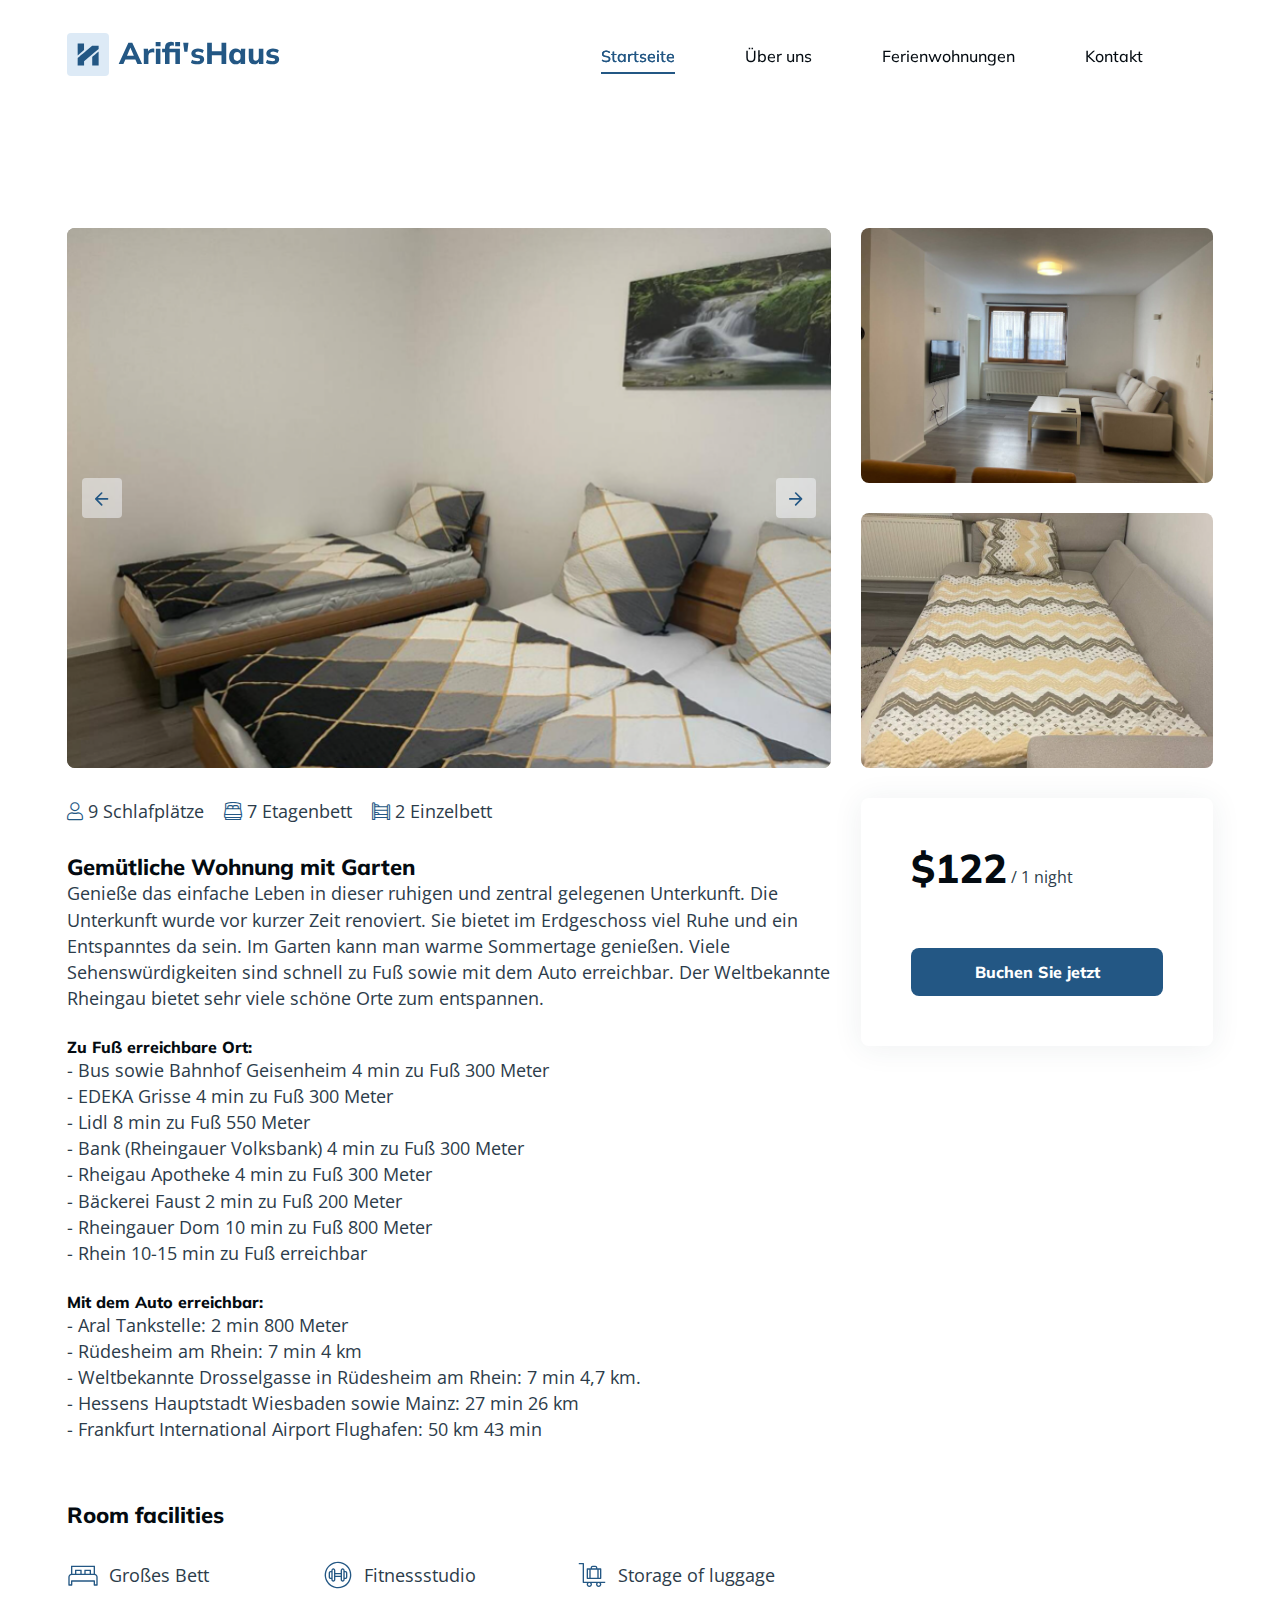
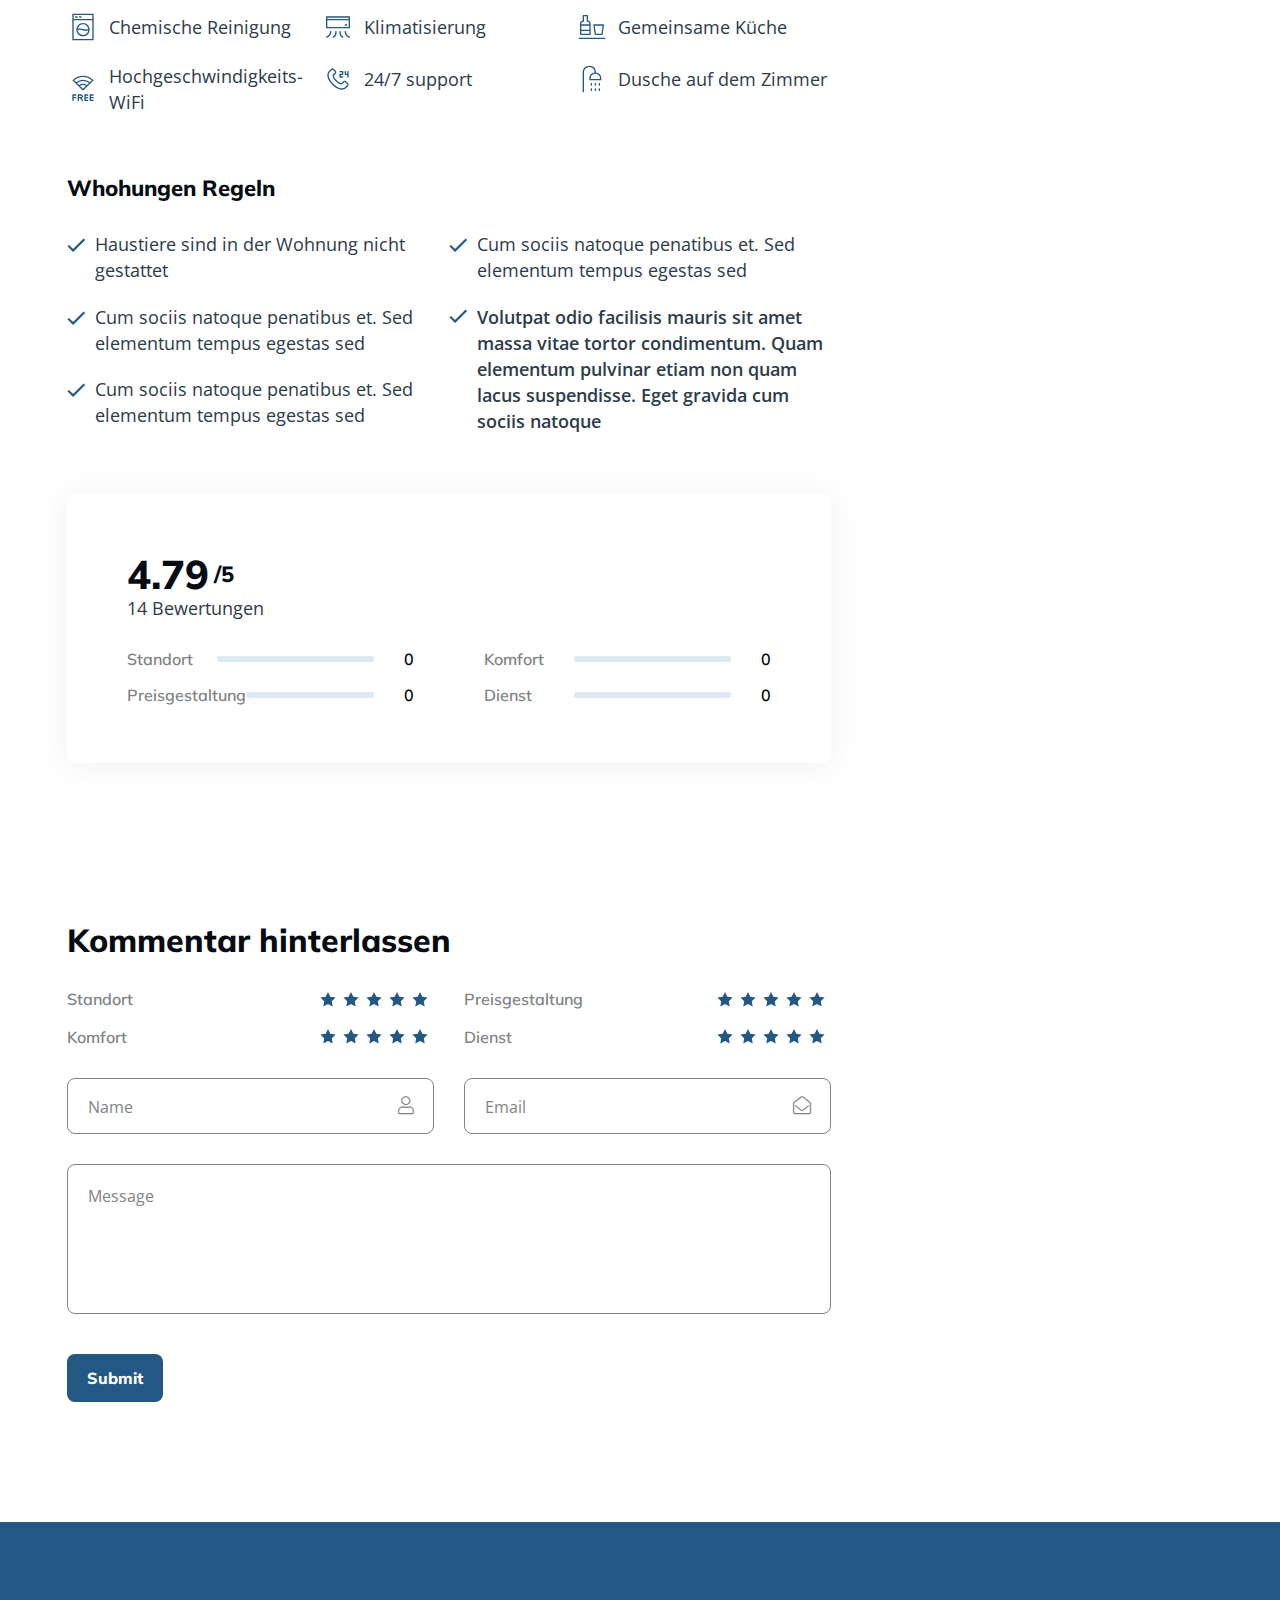
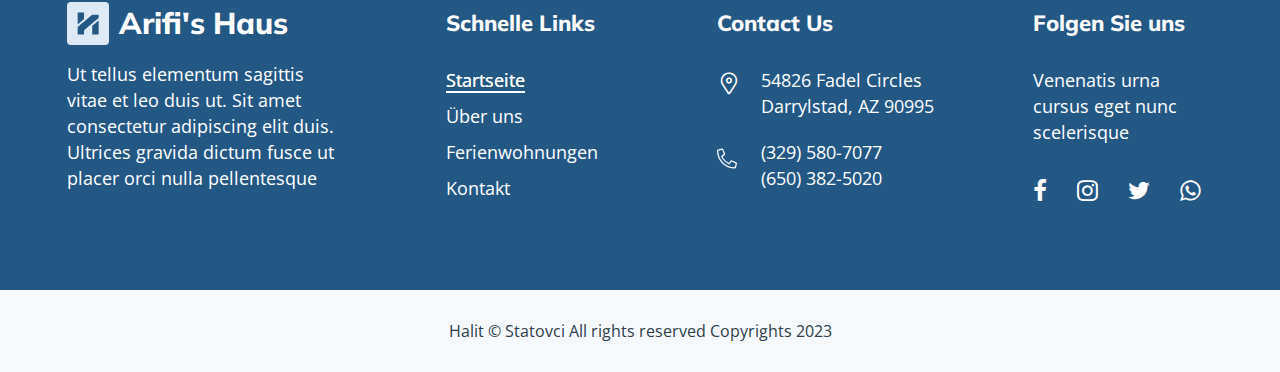
<file: room2.html>
<!DOCTYPE html>
<html lang="en">

<head>
    <meta charset="UTF-8" />
    <meta name="viewport" content="width=device-width, initial-scale=1.0, minimum-scale=1.0" />
    <meta http-equiv="X-UA-Compatible" content="ie=edge" />
    <title>Gemütliche Wohnung mit Garten | Arifi's Haus</title>
    <script id="www-widgetapi-script" src="https://s.ytimg.com/yts/jsbin/www-widgetapi-vflS50iB-/www-widgetapi.js"
        async=""></script>
    <script src="https://www.youtube.com/player_api"></script>
    <link rel="stylesheet preload" as="style" href="css/preload.min.css" />
    <link rel="stylesheet preload" as="style" href="css/icomoon.css" />
    <link rel="stylesheet preload" as="style" href="css/libs.min.css" />
    <link rel="stylesheet" href="css/room.min.css" />
</head>

<body>
    <header class="header d-flex align-items-center" data-page="home">
        <div class="container position-relative d-flex justify-content-between align-items-center">
            <a class="brand d-flex align-items-center" href="index.html">
                <span class="brand_logo theme-element">
                    <svg id="brandHeader" width="22" height="23" viewBox="0 0 22 23" fill="none" xmlns="">
                        <path fill-rule="evenodd" clip-rule="evenodd"
                            d="M7.03198 3.80281V7.07652L3.86083 9.75137L0.689673 12.4263L0.667474 6.56503C0.655304 3.34138 0.663875 0.654206 0.686587 0.593579C0.71907 0.506918 1.4043 0.488223 3.87994 0.506219L7.03198 0.529106V3.80281ZM21.645 4.36419V5.88433L17.0383 9.76316C14.5046 11.8966 11.2263 14.6552 9.75318 15.8934L7.07484 18.145V20.3225V22.5H3.85988H0.64502L0.667303 18.768L0.689673 15.036L2.56785 13.4609C3.60088 12.5946 6.85989 9.85244 9.81009 7.36726L15.1741 2.84867L18.4096 2.8464L21.645 2.84413V4.36419ZM21.645 15.5549V22.5H18.431H15.217V18.2638V14.0274L15.4805 13.7882C15.8061 13.4924 21.5939 8.61606 21.6236 8.61248C21.6353 8.61099 21.645 11.7351 21.645 15.5549Z"
                            fill="currentColor" />
                    </svg>
                </span>
                <span class="brand_name">
                    <p>Arifi'sHaus</p>
                </span>
            </a>
            <div class="header_offcanvas offcanvas offcanvas-end" id="menuOffcanvas">
                <div class="header_offcanvas-header d-flex justify-content-between align-content-center">
                    <a class="brand d-flex align-items-center" href="index.html">
                        <span class="brand_logo theme-element">
                            <svg id="brandOffset" width="22" height="23" viewBox="0 0 22 23" fill="none"
                                xmlns="http://www.w3.org/2000/svg">
                                <path fill-rule="evenodd" clip-rule="evenodd"
                                    d="M7.03198 3.80281V7.07652L3.86083 9.75137L0.689673 12.4263L0.667474 6.56503C0.655304 3.34138 0.663875 0.654206 0.686587 0.593579C0.71907 0.506918 1.4043 0.488223 3.87994 0.506219L7.03198 0.529106V3.80281ZM21.645 4.36419V5.88433L17.0383 9.76316C14.5046 11.8966 11.2263 14.6552 9.75318 15.8934L7.07484 18.145V20.3225V22.5H3.85988H0.64502L0.667303 18.768L0.689673 15.036L2.56785 13.4609C3.60088 12.5946 6.85989 9.85244 9.81009 7.36726L15.1741 2.84867L18.4096 2.8464L21.645 2.84413V4.36419ZM21.645 15.5549V22.5H18.431H15.217V18.2638V14.0274L15.4805 13.7882C15.8061 13.4924 21.5939 8.61606 21.6236 8.61248C21.6353 8.61099 21.645 11.7351 21.645 15.5549Z"
                                    fill="currentColor" />
                            </svg>
                        </span>
                        ArifiHaus
                    </a>
                    <button class="close" type="button" data-bs-dismiss="offcanvas">
                        <i class="icon-close--entypo"></i>
                    </button>
                </div>
                <nav class="header_nav">
                    <ul class="header_nav-list">
                        <li class="header_nav-list_item">
                            <a class="nav-item" href="index.html" data-page="home">Startseite</a>
                        </li>
                        <li class="header_nav-list_item">
                            <a class="nav-item" href="about.html" data-page="about">Über uns</a>
                        </li>
                        <li class="header_nav-list_item">
                            <a class="nav-item" href="rooms.html" data-page="about">Ferienwohnungen</a>
                        </li>
                        <li class="header_nav-list_item">
                            <a class="nav-item" href="contacts2.html" data-page="about">Kontakt</a>
                        </li>


                    </ul>
                </nav>
                <ul class="socials d-flex align-items-center">
                    <li class="list-item">
                        <a class="link" href="">
                            <i class="icon-facebook"></i>
                        </a>
                    </li>
                    <li class="list-item">
                        <a class="link" href="">
                            <i class="icon-instagram"></i>
                        </a>
                    </li>
                    <li class="list-item">
                        <a class="link" href="">
                            <i class="icon-twitter"></i>
                        </a>
                    </li>
                    <li class="list-item">
                        <a class="link" href="">
                            <i class="icon-whatsapp"></i>
                        </a>
                    </li>
                </ul>
            </div>
            <button class="header_trigger d-lg-none" type="button" data-bs-toggle="offcanvas"
                data-bs-target="#menuOffcanvas">
                <i class="icon-stream"></i>
            </button>
        </div>
    </header>
    <!-- single room content start -->
    <main>
        <!-- room section start -->
        <div class="room section">
            <div class="container">
                <div class="room_main d-lg-flex flex-wrap align-items-start">
                    <div class="room_main-slider col-12 d-lg-flex">
                        <div class="room_main-slider_view col-lg-8">
                            <div class="swiper-wrapper">
                                <div class="swiper-slide">
                                    <picture>
                                        <source data-srcset="img/cozyapartment/dhoma1.png"
                                            srcset="img/cozyapartment/dhoma1.png" />
                                        <img class="lazy" data-src="img/cozyapartment/dhoma1.png"
                                            src="img/cozyapartment/dhoma1.png" alt="media" />
                                    </picture>
                                </div>
                                <div class="swiper-slide">
                                    <picture>
                                        <source data-srcset="img/cozyapartment/dhoma2.png"
                                            srcset="img/cozyapartment/dhoma2.png" />
                                        <img class="lazy" data-src="img/cozyapartment/dhoma2.png"
                                            src="img/cozyapartment/dhoma2.png" alt="media" />
                                    </picture>
                                </div>
                                <div class="swiper-slide">
                                    <picture>
                                        <source data-srcset="img/cozyapartment/livingroom1.png"
                                            srcset="img/cozyapartment/livingroom1.png" />
                                        <img class="lazy" data-src="img/cozyapartment/livingroom1.png"
                                            src="img/cozyapartment/livingroom1.png" alt="media" />
                                    </picture>
                                </div>
                            </div>
                            <div class="swiper-controls d-flex align-items-center justify-content-between">
                                <a class="swiper-button-prev d-inline-flex align-items-center justify-content-center"
                                    href="#">
                                    <i class="icon-arrow_left icon"></i>
                                </a>
                                <a class="swiper-button-next d-inline-flex align-items-center justify-content-center"
                                    href="#">
                                    <i class="icon-arrow_right icon"></i>
                                </a>
                            </div>
                        </div>


                        <div class="room_main-slider_thumbs">
                            <div class="swiper-wrapper">
                                <div class="swiper-slide">
                                    <picture>
                                        <source data-srcset="img/cozyapartment/livingroom2.png"
                                            srcset="img/cozyapartment/livingroom2.png" />
                                        <img class="lazy" data-src="img/cozyapartment/livingroom2.png"
                                            src="img/cozyapartment/livingroom2.png" alt="media" />
                                    </picture>
                                </div>
                                <div class="swiper-slide">
                                    <picture>
                                        <source data-srcset="img/cozyapartment/livingroomBed.png"
                                            srcset="img/cozyapartment/livingroomBed.png" />
                                        <img class="lazy" data-src="img/cozyapartment/livingroomBed.png"
                                            src="img/cozyapartment/livingroomBed.png" alt="media" />
                                    </picture>
                                </div>
                                <div class="swiper-slide">
                                    <picture>
                                        <source data-srcset="img/cozyapartment/kitchen.png"
                                            srcset="img/cozyapartment/kitchen.png" />
                                        <img class="lazy" data-src="img/cozyapartment/kitchen.png"
                                            src="img/cozyapartment/kitchen.png" alt="media" />
                                    </picture>
                                </div>
                                <div class="swiper-slide">
                                    <picture>
                                        <source data-srcset="img/cozyapartment/garden.png"
                                            srcset="img/cozyapartment/garden.png" />
                                        <img class="lazy" data-src="img/cozyapartment/garden.png"
                                            src="img/cozyapartment/garden.png" alt="media" />
                                    </picture>
                                </div>
                                <div class="swiper-slide">
                                    <picture>
                                        <source data-srcset="img/cozyapartment/bath.png"
                                            srcset="img/cozyapartment/bath.png" />
                                        <img class="lazy" data-src="img/cozyapartment/bath.png"
                                            src="img/cozyapartment/bath.png" alt="media" />
                                    </picture>
                                </div>
                            </div>
                        </div>
                    </div>
                    <div class="room_main-info col-lg-8">
                        <div class="amenities d-flex flex-wrap align-items-center">
                            <span class="amenities_item d-inline-flex align-items-center">
                                <i class="icon-user icon"></i>
                                9 Schlafplätze
                            </span>
                            <span class="amenities_item d-inline-flex align-items-center">
                                <i class="icon-twin_bed icon"></i>
                                7 Etagenbett
                            </span>
                            <span class="amenities_item d-inline-flex align-items-center">
                                <i class="icon-bunk_bed icon"></i>
                                2 Einzelbett
                            </span>
                        </div>
                        <div class="description">
                            <h4>Gemütliche Wohnung mit Garten
                            </h4>
                            <p class="description_text">
                                Genieße das einfache Leben in dieser ruhigen und zentral gelegenen Unterkunft. Die
                                Unterkunft wurde vor kurzer Zeit renoviert. Sie bietet im Erdgeschoss viel Ruhe und ein
                                Entspanntes da sein. Im Garten kann man warme Sommertage genießen. Viele
                                Sehenswürdigkeiten sind schnell zu Fuß sowie mit dem Auto erreichbar. Der Weltbekannte
                                Rheingau bietet sehr viele schöne Orte zum entspannen.
                            </p>
                            <br>
                            <h5>
                                Zu Fuß erreichbare Ort:
                            </h5>
                            <p class="description_text">
                                - Bus sowie Bahnhof Geisenheim 4 min zu Fuß 300 Meter <br>
                                - EDEKA Grisse 4 min zu Fuß 300 Meter <br>
                                - Lidl 8 min zu Fuß 550 Meter <br>
                                - Bank (Rheingauer Volksbank) 4 min zu Fuß 300 Meter <br>
                                - Rheigau Apotheke 4 min zu Fuß 300 Meter <br>
                                - Bäckerei Faust 2 min zu Fuß 200 Meter <br>
                                - Rheingauer Dom 10 min zu Fuß 800 Meter <br>
                                - Rhein 10-15 min zu Fuß erreichbar <br>
                            </p>
                            <br>
                            <h5>
                                Mit dem Auto erreichbar:
                            </h5>
                            <p>
                                - Aral Tankstelle: 2 min 800 Meter <br>
                                - Rüdesheim am Rhein: 7 min 4 km <br>
                                - Weltbekannte Drosselgasse in Rüdesheim am Rhein: 7 min 4,7 km. <br>
                                - Hessens Hauptstadt Wiesbaden sowie Mainz: 27 min 26 km <br>
                                - Frankfurt International Airport Flughafen: 50 km 43 min <br>
                            </p>
                        </div>
                        <section class="facilities">
                            <h4 class="facilities_header">Room facilities</h4>
                            <div class="facilities_list d-sm-flex flex-wrap">
                                <div class="facilities_list-block">
                                    <span class="facilities_list-block_item d-flex align-items-center">
                                        <span class="icon">
                                            <svg width="32" height="32" viewBox="0 0 32 32" fill="none"
                                                xmlns="http://www.w3.org/2000/svg">
                                                <path
                                                    d="M27.9997 14.7341V7.33329C27.9997 7.15648 27.9294 6.98691 27.8044 6.86189C27.6794 6.73686 27.5098 6.66663 27.333 6.66663H4.66634C4.48953 6.66663 4.31996 6.73686 4.19494 6.86189C4.06991 6.98691 3.99967 7.15648 3.99967 7.33329V14.7341C3.24737 14.8887 2.57136 15.2979 2.0856 15.8928C1.59985 16.4877 1.33405 17.2319 1.33301 18V26C1.33301 26.1768 1.40325 26.3463 1.52827 26.4714C1.65329 26.5964 1.82286 26.6666 1.99967 26.6666H4.66634C4.84315 26.6666 5.01272 26.5964 5.13775 26.4714C5.26277 26.3463 5.33301 26.1768 5.33301 26V22.6666H26.6663V26C26.6663 26.1768 26.7366 26.3463 26.8616 26.4714C26.9866 26.5964 27.1562 26.6666 27.333 26.6666H29.9997C30.1765 26.6666 30.3461 26.5964 30.4711 26.4714C30.5961 26.3463 30.6663 26.1768 30.6663 26V18C30.6654 17.2319 30.3996 16.4877 29.9138 15.8928C29.4281 15.2979 28.752 14.8886 27.9997 14.7341ZM5.33301 7.99996H26.6663V14.6666H23.9997V11.3333C23.9997 11.1565 23.9294 10.9869 23.8044 10.8619C23.6794 10.7369 23.5098 10.6666 23.333 10.6666H17.9997C17.8229 10.6666 17.6533 10.7369 17.5283 10.8619C17.4032 10.9869 17.333 11.1565 17.333 11.3333V14.6666H14.6663V11.3333C14.6663 11.1565 14.5961 10.9869 14.4711 10.8619C14.3461 10.7369 14.1765 10.6666 13.9997 10.6666H8.66634C8.48953 10.6666 8.31996 10.7369 8.19494 10.8619C8.06991 10.9869 7.99967 11.1565 7.99967 11.3333V14.6666H5.33301V7.99996ZM22.6663 14.6666H18.6663V12H22.6663V14.6666ZM13.333 14.6666H9.33301V12H13.333V14.6666ZM29.333 25.3333H27.9997V22C27.9997 21.8231 27.9294 21.6536 27.8044 21.5286C27.6794 21.4035 27.5098 21.3333 27.333 21.3333H4.66634C4.48953 21.3333 4.31996 21.4035 4.19494 21.5286C4.06991 21.6536 3.99967 21.8231 3.99967 22V25.3333H2.66634V18C2.66692 17.4697 2.87782 16.9613 3.25277 16.5864C3.62772 16.2114 4.13609 16.0005 4.66634 16H27.333C27.8633 16.0005 28.3716 16.2114 28.7466 16.5864C29.1215 16.9613 29.3324 17.4697 29.333 18V25.3333Z"
                                                    fill="currentColor" />
                                            </svg>
                                        </span>
                                        Großes Bett
                                    </span>
                                    <span class="facilities_list-block_item d-flex align-items-center">
                                        <span class="icon">
                                            <svg width="32" height="32" viewBox="0 0 32 32" fill="none"
                                                xmlns="http://www.w3.org/2000/svg">
                                                <path
                                                    d="M25.9997 2.66663H5.99967C5.82286 2.66663 5.65329 2.73686 5.52827 2.86189C5.40325 2.98691 5.33301 3.15648 5.33301 3.33329V28.6666C5.33301 28.8434 5.40325 29.013 5.52827 29.138C5.65329 29.2631 5.82286 29.3333 5.99967 29.3333H25.9997C26.1765 29.3333 26.3461 29.2631 26.4711 29.138C26.5961 29.013 26.6663 28.8434 26.6663 28.6666V3.33329C26.6663 3.15648 26.5961 2.98691 26.4711 2.86189C26.3461 2.73686 26.1765 2.66663 25.9997 2.66663ZM25.333 3.99996V7.99996H6.66634V3.99996H25.333ZM6.66634 28V9.33329H25.333V28H6.66634Z"
                                                    fill="currentColor" />
                                                <path
                                                    d="M8.66667 6.66658H10C10.1768 6.66658 10.3464 6.59635 10.4714 6.47132C10.5964 6.3463 10.6667 6.17673 10.6667 5.99992C10.6667 5.82311 10.5964 5.65354 10.4714 5.52851C10.3464 5.40349 10.1768 5.33325 10 5.33325H8.66667C8.48986 5.33325 8.32029 5.40349 8.19526 5.52851C8.07024 5.65354 8 5.82311 8 5.99992C8 6.17673 8.07024 6.3463 8.19526 6.47132C8.32029 6.59635 8.48986 6.66658 8.66667 6.66658Z"
                                                    fill="currentColor" />
                                                <path
                                                    d="M12.6667 6.66658H14C14.1768 6.66658 14.3464 6.59635 14.4714 6.47132C14.5964 6.3463 14.6667 6.17673 14.6667 5.99992C14.6667 5.82311 14.5964 5.65354 14.4714 5.52851C14.3464 5.40349 14.1768 5.33325 14 5.33325H12.6667C12.4899 5.33325 12.3203 5.40349 12.1953 5.52851C12.0702 5.65354 12 5.82311 12 5.99992C12 6.17673 12.0702 6.3463 12.1953 6.47132C12.3203 6.59635 12.4899 6.66658 12.6667 6.66658Z"
                                                    fill="currentColor" />
                                                <path
                                                    d="M15.9997 12C14.2388 12.0024 12.5502 12.7008 11.3021 13.943C10.054 15.1851 9.34746 16.8703 9.33661 18.6312C9.33621 18.6389 9.33441 18.646 9.33434 18.6537L9.33301 18.6667C9.33201 20.4321 10.0315 22.1258 11.2779 23.3761C12.5244 24.6263 14.2159 25.331 15.9813 25.3354C17.7468 25.3398 19.4418 24.6436 20.6945 23.3996C21.9472 22.1556 22.6551 20.4654 22.6629 18.7C22.6633 18.6926 22.6649 18.6856 22.6651 18.6781L22.6663 18.6667C22.6643 16.8992 21.9612 15.2047 20.7114 13.9549C19.4616 12.7051 17.7672 12.0021 15.9997 12ZM15.9997 13.3333C17.3298 13.3374 18.6101 13.8393 19.5886 14.7404C20.567 15.6414 21.1725 16.8761 21.2859 18.2014C19.1854 18.8842 17.7213 18.4739 16.1859 18.0267C14.6181 17.5673 13.0033 17.0973 10.7631 17.7107C10.9867 16.484 11.6329 15.3744 12.5896 14.5748C13.5462 13.7751 14.7528 13.3358 15.9997 13.3333ZM15.9997 24C14.6692 23.996 13.3885 23.4938 12.41 22.5924C11.4314 21.691 10.826 20.4558 10.713 19.1301C12.8093 18.4465 14.2755 18.8568 15.812 19.3067C16.8826 19.6719 18.0014 19.8766 19.132 19.9141C19.8438 19.909 20.5517 19.8084 21.2367 19.615C21.0148 20.8432 20.3691 21.9546 19.4122 22.7558C18.4553 23.5571 17.2477 23.9973 15.9997 24Z"
                                                    fill="currentColor" />
                                            </svg>
                                        </span>
                                        Chemische Reinigung
                                    </span>
                                    <span class="facilities_list-block_item d-flex align-items-center">
                                        <span class="icon">
                                            <svg width="32" height="32" viewBox="0 0 32 32" fill="none"
                                                xmlns="http://www.w3.org/2000/svg">
                                                <path
                                                    d="M26.2786 7.84667C26.3436 7.78509 26.3956 7.71106 26.4314 7.62899C26.4671 7.54691 26.4861 7.45848 26.487 7.36895C26.4879 7.27942 26.4708 7.19062 26.4367 7.10783C26.4026 7.02505 26.3522 6.94997 26.2884 6.88707C23.5465 4.18306 19.8503 2.66711 15.9994 2.66711C12.1484 2.66711 8.45223 4.18306 5.7103 6.88707C5.64658 6.94997 5.59616 7.02505 5.56205 7.10783C5.52795 7.19062 5.51084 7.27942 5.51175 7.36895C5.51267 7.45848 5.53158 7.54691 5.56738 7.62899C5.60317 7.71106 5.65511 7.78509 5.7201 7.84667L8.6289 10.6032L15.541 17.1514C15.6649 17.2685 15.8289 17.3337 15.9994 17.3337C16.1698 17.3337 16.3338 17.2685 16.4577 17.1514L26.2786 7.84667ZM10.0723 10.1333C11.7398 8.75474 13.8358 8.00054 15.9994 8.00054C18.163 8.00054 20.2589 8.75474 21.9264 10.1333L19.9357 12.0195C18.7895 11.1932 17.4123 10.7485 15.9994 10.7485C14.5864 10.7485 13.2092 11.1932 12.063 12.0195L10.0723 10.1333ZM15.9994 4.00001C19.2628 3.99296 22.414 5.19111 24.8483 7.36461L22.8923 9.21794C20.973 7.57171 18.5279 6.66674 15.9994 6.66674C13.4708 6.66674 11.0257 7.57171 9.10643 9.21794L7.15043 7.36461C9.58478 5.19111 12.7359 3.99296 15.9994 4.00001ZM13.0255 12.931C13.9048 12.3403 14.9401 12.0248 15.9994 12.0248C17.0587 12.0248 18.094 12.3403 18.9732 12.931L15.9994 15.7487L13.0255 12.931Z"
                                                    fill="currentColor" />
                                                <path
                                                    d="M8.66634 22.6667C8.84315 22.6667 9.01272 22.5965 9.13774 22.4714C9.26277 22.3464 9.33301 22.1769 9.33301 22C9.33301 21.8232 9.26277 21.6537 9.13774 21.5286C9.01272 21.4036 8.84315 21.3334 8.66634 21.3334H5.99967C5.82286 21.3334 5.65329 21.4036 5.52827 21.5286C5.40325 21.6537 5.33301 21.8232 5.33301 22V27.3334C5.33301 27.5102 5.40325 27.6798 5.52827 27.8048C5.65329 27.9298 5.82286 28 5.99967 28C6.17649 28 6.34605 27.9298 6.47108 27.8048C6.5961 27.6798 6.66634 27.5102 6.66634 27.3334V25.3334H8.66634C8.84315 25.3334 9.01272 25.2631 9.13774 25.1381C9.26277 25.0131 9.33301 24.8435 9.33301 24.6667C9.33301 24.4899 9.26277 24.3203 9.13774 24.1953C9.01272 24.0703 8.84315 24 8.66634 24H6.66634V22.6667H8.66634Z"
                                                    fill="currentColor" />
                                                <path
                                                    d="M15.9993 23.3334C15.9988 22.8031 15.7879 22.2947 15.4129 21.9198C15.038 21.5449 14.5296 21.334 13.9993 21.3334H11.3327C11.1559 21.3334 10.9863 21.4036 10.8613 21.5286C10.7363 21.6537 10.666 21.8232 10.666 22V27.3334C10.666 27.5102 10.7363 27.6798 10.8613 27.8048C10.9863 27.9298 11.1559 28 11.3327 28C11.5095 28 11.6791 27.9298 11.8041 27.8048C11.9291 27.6798 11.9993 27.5102 11.9993 27.3334V25.3334H12.9993L14.7993 27.7334C14.8519 27.8034 14.9177 27.8624 14.993 27.907C15.0684 27.9516 15.1517 27.981 15.2384 27.9933C15.3251 28.0057 15.4133 28.0009 15.4981 27.9792C15.5829 27.9575 15.6626 27.9192 15.7327 27.8667C15.8027 27.8142 15.8617 27.7484 15.9063 27.673C15.9509 27.5977 15.9803 27.5143 15.9926 27.4277C16.005 27.341 16.0002 27.2527 15.9785 27.1679C15.9568 27.0831 15.9185 27.0034 15.866 26.9334L14.5912 25.2334C14.9978 25.1081 15.3537 24.8562 15.607 24.5144C15.8603 24.1726 15.9978 23.7588 15.9993 23.3334ZM13.9993 24H11.9993V22.6667H13.9993C14.1762 22.6667 14.3457 22.7369 14.4708 22.862C14.5958 22.987 14.666 23.1566 14.666 23.3334C14.666 23.5102 14.5958 23.6798 14.4708 23.8048C14.3457 23.9298 14.1762 24 13.9993 24Z"
                                                    fill="currentColor" />
                                                <path
                                                    d="M20.6663 22.6667C20.8432 22.6667 21.0127 22.5965 21.1377 22.4714C21.2628 22.3464 21.333 22.1769 21.333 22C21.333 21.8232 21.2628 21.6537 21.1377 21.5286C21.0127 21.4036 20.8432 21.3334 20.6663 21.3334H17.9997C17.8229 21.3334 17.6533 21.4036 17.5283 21.5286C17.4032 21.6537 17.333 21.8232 17.333 22V27.3334C17.333 27.5102 17.4032 27.6798 17.5283 27.8048C17.6533 27.9298 17.8229 28 17.9997 28H20.6663C20.8432 28 21.0127 27.9298 21.1377 27.8048C21.2628 27.6798 21.333 27.5102 21.333 27.3334C21.333 27.1566 21.2628 26.987 21.1377 26.862C21.0127 26.7369 20.8432 26.6667 20.6663 26.6667H18.6663V25.3334H20.6663C20.8432 25.3334 21.0127 25.2631 21.1377 25.1381C21.2628 25.0131 21.333 24.8435 21.333 24.6667C21.333 24.4899 21.2628 24.3203 21.1377 24.1953C21.0127 24.0703 20.8432 24 20.6663 24H18.6663V22.6667H20.6663Z"
                                                    fill="currentColor" />
                                                <path
                                                    d="M25.9993 25.3334C26.1762 25.3334 26.3457 25.2631 26.4708 25.1381C26.5958 25.0131 26.666 24.8435 26.666 24.6667C26.666 24.4899 26.5958 24.3203 26.4708 24.1953C26.3457 24.0703 26.1762 24 25.9993 24H23.9993V22.6667H25.9993C26.1762 22.6667 26.3457 22.5965 26.4708 22.4714C26.5958 22.3464 26.666 22.1769 26.666 22C26.666 21.8232 26.5958 21.6537 26.4708 21.5286C26.3457 21.4036 26.1762 21.3334 25.9993 21.3334H23.3327C23.1559 21.3334 22.9863 21.4036 22.8613 21.5286C22.7363 21.6537 22.666 21.8232 22.666 22V27.3334C22.666 27.5102 22.7363 27.6798 22.8613 27.8048C22.9863 27.9298 23.1559 28 23.3327 28H25.9993C26.1762 28 26.3457 27.9298 26.4708 27.8048C26.5958 27.6798 26.666 27.5102 26.666 27.3334C26.666 27.1566 26.5958 26.987 26.4708 26.862C26.3457 26.7369 26.1762 26.6667 25.9993 26.6667H23.9993V25.3334H25.9993Z"
                                                    fill="currentColor" />
                                            </svg>
                                        </span>
                                        Hochgeschwindigkeits-WiFi
                                    </span>
                                </div>
                                <div class="facilities_list-block">
                                    <span class="facilities_list-block_item d-flex align-items-center">
                                        <span class="icon">
                                            <svg width="32" height="32" viewBox="0 0 32 32" fill="none"
                                                xmlns="http://www.w3.org/2000/svg">
                                                <path
                                                    d="M16.0003 2.66663C13.3632 2.66663 10.7854 3.44861 8.59273 4.9137C6.40007 6.37878 4.69111 8.46116 3.68194 10.8975C2.67277 13.3339 2.40872 16.0148 2.92319 18.6012C3.43766 21.1876 4.70754 23.5634 6.57224 25.4281C8.43694 27.2928 10.8127 28.5626 13.3991 29.0771C15.9855 29.5916 18.6664 29.3275 21.1028 28.3184C23.5391 27.3092 25.6215 25.6002 27.0866 23.4076C28.5517 21.2149 29.3337 18.637 29.3337 16C29.3297 12.4649 27.9237 9.07585 25.4241 6.57622C22.9244 4.07658 19.5353 2.67056 16.0003 2.66663ZM16.0003 28C13.627 28 11.3069 27.2962 9.33349 25.9776C7.3601 24.659 5.82203 22.7849 4.91378 20.5922C4.00553 18.3994 3.76789 15.9866 4.23091 13.6589C4.69393 11.3311 5.83682 9.19291 7.51505 7.51468C9.19328 5.83645 11.3315 4.69356 13.6592 4.23054C15.987 3.76751 18.3998 4.00515 20.5925 4.9134C22.7852 5.82166 24.6594 7.35973 25.978 9.33312C27.2965 11.3065 28.0003 13.6266 28.0003 16C27.9966 19.1814 26.7312 22.2315 24.4815 24.4812C22.2319 26.7308 19.1818 27.9963 16.0003 28Z"
                                                    fill="currentColor" />
                                                <path
                                                    d="M23.3337 11.9999H22.667V11.3333C22.667 10.8028 22.4563 10.2941 22.0812 9.91904C21.7061 9.54397 21.1974 9.33325 20.667 9.33325C20.1366 9.33325 19.6279 9.54397 19.2528 9.91904C18.8777 10.2941 18.667 10.8028 18.667 11.3333V13.9999H13.3337V11.3333C13.3337 10.8028 13.1229 10.2941 12.7479 9.91904C12.3728 9.54397 11.8641 9.33325 11.3337 9.33325C10.8032 9.33325 10.2945 9.54397 9.91945 9.91904C9.54437 10.2941 9.33366 10.8028 9.33366 11.3333V11.9999H8.66699C8.13674 12.0005 7.62837 12.2114 7.25342 12.5863C6.87848 12.9613 6.66757 13.4697 6.66699 13.9999V17.9999C6.66757 18.5302 6.87848 19.0385 7.25342 19.4135C7.62837 19.7884 8.13674 19.9993 8.66699 19.9999H9.33366V20.6666C9.33366 21.197 9.54437 21.7057 9.91945 22.0808C10.2945 22.4559 10.8032 22.6666 11.3337 22.6666C11.8641 22.6666 12.3728 22.4559 12.7479 22.0808C13.1229 21.7057 13.3337 21.197 13.3337 20.6666V17.9999H18.667V20.6666C18.667 21.197 18.8777 21.7057 19.2528 22.0808C19.6279 22.4559 20.1366 22.6666 20.667 22.6666C21.1974 22.6666 21.7061 22.4559 22.0812 22.0808C22.4563 21.7057 22.667 21.197 22.667 20.6666V19.9999H23.3337C23.8639 19.9993 24.3723 19.7884 24.7472 19.4135C25.1222 19.0385 25.3331 18.5302 25.3337 17.9999V13.9999C25.3331 13.4697 25.1222 12.9613 24.7472 12.5863C24.3723 12.2114 23.8639 12.0005 23.3337 11.9999ZM8.66699 18.6666C8.49021 18.6665 8.32071 18.5962 8.1957 18.4712C8.0707 18.3462 8.00043 18.1767 8.00033 17.9999V13.9999C8.00043 13.8231 8.0707 13.6536 8.1957 13.5286C8.32071 13.4036 8.49021 13.3334 8.66699 13.3333H9.33366V18.6666H8.66699ZM12.0003 20.6666C12.0003 20.8434 11.9301 21.013 11.8051 21.138C11.68 21.263 11.5105 21.3333 11.3337 21.3333C11.1568 21.3333 10.9873 21.263 10.8623 21.138C10.7372 21.013 10.667 20.8434 10.667 20.6666V11.3333C10.667 11.1564 10.7372 10.9869 10.8623 10.8618C10.9873 10.7368 11.1568 10.6666 11.3337 10.6666C11.5105 10.6666 11.68 10.7368 11.8051 10.8618C11.9301 10.9869 12.0003 11.1564 12.0003 11.3333V20.6666ZM13.3337 16.6666V15.3333H18.667V16.6666H13.3337ZM21.3337 20.6666C21.3337 20.8434 21.2634 21.013 21.1384 21.138C21.0134 21.263 20.8438 21.3333 20.667 21.3333C20.4902 21.3333 20.3206 21.263 20.1956 21.138C20.0706 21.013 20.0003 20.8434 20.0003 20.6666V11.3333C20.0003 11.1564 20.0706 10.9869 20.1956 10.8618C20.3206 10.7368 20.4902 10.6666 20.667 10.6666C20.8438 10.6666 21.0134 10.7368 21.1384 10.8618C21.2634 10.9869 21.3337 11.1564 21.3337 11.3333V20.6666ZM24.0003 17.9999C24.0001 18.1767 23.9298 18.3461 23.8048 18.4711C23.6798 18.596 23.5104 18.6664 23.3337 18.6666H22.667V13.3333H23.3337C23.5104 13.3335 23.6798 13.4038 23.8048 13.5288C23.9298 13.6537 24.0001 13.8232 24.0003 13.9999V17.9999Z"
                                                    fill="currentColor" />
                                            </svg>
                                        </span>
                                        Fitnessstudio
                                    </span>
                                    <span class="facilities_list-block_item d-flex align-items-center">
                                        <span class="icon">
                                            <svg width="32" height="32" viewBox="0 0 32 32" fill="none"
                                                xmlns="http://www.w3.org/2000/svg">
                                                <path
                                                    d="M27.3333 5.33337H4.66667C4.48986 5.33337 4.32029 5.40361 4.19526 5.52864C4.07024 5.65366 4 5.82323 4 6.00004V16.6667C4 16.8435 4.07024 17.0131 4.19526 17.1381C4.32029 17.2631 4.48986 17.3334 4.66667 17.3334H27.3333C27.5101 17.3334 27.6797 17.2631 27.8047 17.1381C27.9298 17.0131 28 16.8435 28 16.6667V6.00004C28 5.82323 27.9298 5.65366 27.8047 5.52864C27.6797 5.40361 27.5101 5.33337 27.3333 5.33337ZM26.6667 6.66671V8.00004H5.33333V6.66671H26.6667ZM5.33333 16V9.33337H26.6667V16H5.33333Z"
                                                    fill="currentColor" />
                                                <path
                                                    d="M8.66667 20C8.48986 20 8.32029 20.0702 8.19526 20.1953C8.07024 20.3203 8 20.4899 8 20.6667C8 23.0133 5.54947 25.3333 4.66667 25.3333C4.48986 25.3333 4.32029 25.4036 4.19526 25.5286C4.07024 25.6536 4 25.8232 4 26C4 26.1768 4.07024 26.3464 4.19526 26.4714C4.32029 26.5964 4.48986 26.6667 4.66667 26.6667C6.38 26.6667 9.33333 23.7018 9.33333 20.6667C9.33333 20.4899 9.26309 20.3203 9.13807 20.1953C9.01305 20.0702 8.84348 20 8.66667 20Z"
                                                    fill="currentColor" />
                                                <path
                                                    d="M27.3337 25.3333C26.4509 25.3333 24.0003 23.0133 24.0003 20.6667C24.0003 20.4899 23.9301 20.3203 23.8051 20.1953C23.68 20.0702 23.5105 20 23.3337 20C23.1568 20 22.9873 20.0702 22.8623 20.1953C22.7372 20.3203 22.667 20.4899 22.667 20.6667C22.667 23.7018 25.6203 26.6667 27.3337 26.6667C27.5105 26.6667 27.68 26.5964 27.8051 26.4714C27.9301 26.3464 28.0003 26.1768 28.0003 26C28.0003 25.8232 27.9301 25.6536 27.8051 25.5286C27.68 25.4036 27.5105 25.3333 27.3337 25.3333Z"
                                                    fill="currentColor" />
                                                <path
                                                    d="M14.0003 20C13.8235 20 13.6539 20.0702 13.5289 20.1953C13.4039 20.3203 13.3337 20.4899 13.3337 20.6667C13.3337 23.1523 12.0876 25.3333 11.3337 25.3333C11.1568 25.3333 10.9873 25.4036 10.8623 25.5286C10.7372 25.6536 10.667 25.8232 10.667 26C10.667 26.1768 10.7372 26.3464 10.8623 26.4714C10.9873 26.5964 11.1568 26.6667 11.3337 26.6667C13.2412 26.6667 14.667 23.4987 14.667 20.6667C14.667 20.4899 14.5968 20.3203 14.4717 20.1953C14.3467 20.0702 14.1771 20 14.0003 20Z"
                                                    fill="currentColor" />
                                                <path
                                                    d="M20.6663 25.3333C19.9124 25.3333 18.6663 23.1523 18.6663 20.6667C18.6663 20.4899 18.5961 20.3203 18.4711 20.1953C18.3461 20.0702 18.1765 20 17.9997 20C17.8229 20 17.6533 20.0702 17.5283 20.1953C17.4032 20.3203 17.333 20.4899 17.333 20.6667C17.333 23.4987 18.7588 26.6667 20.6663 26.6667C20.8432 26.6667 21.0127 26.5964 21.1377 26.4714C21.2628 26.3464 21.333 26.1768 21.333 26C21.333 25.8232 21.2628 25.6536 21.1377 25.5286C21.0127 25.4036 20.8432 25.3333 20.6663 25.3333Z"
                                                    fill="currentColor" />
                                                <path
                                                    d="M24.667 13.3334H23.3337C23.1568 13.3334 22.9873 13.4036 22.8623 13.5286C22.7372 13.6537 22.667 13.8232 22.667 14C22.667 14.1769 22.7372 14.3464 22.8623 14.4714C22.9873 14.5965 23.1568 14.6667 23.3337 14.6667H24.667C24.8438 14.6667 25.0134 14.5965 25.1384 14.4714C25.2634 14.3464 25.3337 14.1769 25.3337 14C25.3337 13.8232 25.2634 13.6537 25.1384 13.5286C25.0134 13.4036 24.8438 13.3334 24.667 13.3334Z"
                                                    fill="currentColor" />
                                            </svg>
                                        </span>
                                        Klimatisierung
                                    </span>
                                    <span class="facilities_list-block_item d-flex align-items-center">
                                        <span class="icon">
                                            <svg width="32" height="32" viewBox="0 0 32 32" fill="none"
                                                xmlns="http://www.w3.org/2000/svg">
                                                <path
                                                    d="M24.1777 18.2559C23.7953 17.8906 23.2868 17.6868 22.7579 17.6868C22.2291 17.6868 21.7205 17.8906 21.3381 18.2559L19.5669 20.0271C18.5141 20.2346 16.506 19.12 14.6919 17.3084C12.8803 15.4956 11.7676 13.4863 11.9719 12.4322L13.7431 10.66C14.1188 10.2831 14.3298 9.77268 14.3298 9.24054C14.3298 8.70839 14.1188 8.19794 13.7431 7.82104L11.8457 5.92324C11.4684 5.54793 10.9579 5.33729 10.4258 5.3374C9.89361 5.33751 9.38317 5.54837 9.00608 5.92384L7.10861 7.8213C3.36321 11.5674 6.08195 17.6976 10.1929 21.808C12.9337 24.548 16.5711 26.6693 19.8011 26.6693C20.6132 26.6852 21.42 26.5357 22.1724 26.2299C22.9248 25.924 23.6071 25.4682 24.1777 24.8903L26.0751 22.9934C26.4517 22.6167 26.6632 22.106 26.6632 21.5734C26.6632 21.0408 26.4517 20.53 26.0751 20.1534L24.1777 18.2559ZM25.1329 22.0508L23.2355 23.9482C21.5242 25.6595 19.248 25.4624 17.6382 24.9952C15.1658 24.1705 12.933 22.7528 11.1351 20.8658C9.24779 19.0675 7.8296 16.8343 7.00455 14.3614C6.53601 12.7536 6.33788 10.4768 8.05081 8.7635L9.94828 6.8667C10.075 6.74014 10.2467 6.66901 10.4258 6.66889C10.6048 6.66878 10.7766 6.7397 10.9035 6.8661L12.8009 8.7635C12.9272 8.89026 12.9981 9.06189 12.9981 9.2408C12.9981 9.41972 12.9272 9.59134 12.8009 9.7181L10.9035 11.6155C10.8302 11.6885 10.775 11.7775 10.7421 11.8755C10.1213 13.7378 11.8888 16.3894 13.7497 18.2504C15.6119 20.1104 18.2642 21.8735 20.1226 21.256C20.2206 21.2232 20.3096 21.1682 20.3826 21.0952L22.28 19.1985C22.4085 19.0753 22.5795 19.0065 22.7575 19.0064C22.9355 19.0062 23.1066 19.0748 23.2353 19.1978L25.1329 21.0962C25.1956 21.1588 25.2453 21.2332 25.2793 21.3151C25.3132 21.397 25.3307 21.4848 25.3307 21.5735C25.3307 21.6621 25.3132 21.7499 25.2793 21.8318C25.2453 21.9137 25.1956 21.9881 25.1329 22.0508Z"
                                                    fill="currentColor" />
                                                <path
                                                    d="M18.0012 14.664H20.6665C20.7546 14.6649 20.8419 14.6483 20.9235 14.6152C21.0051 14.5821 21.0794 14.5332 21.142 14.4712C21.2045 14.4092 21.2542 14.3355 21.2881 14.2542C21.322 14.1729 21.3395 14.0858 21.3395 13.9977C21.3395 13.9096 21.322 13.8224 21.2881 13.7412C21.2542 13.6599 21.2045 13.5861 21.142 13.5242C21.0794 13.4622 21.0051 13.4133 20.9235 13.3802C20.8419 13.3471 20.7546 13.3305 20.6665 13.3314H18.6676V11.9987H20.6665C20.7541 11.9988 20.8408 11.9816 20.9217 11.9482C21.0027 11.9147 21.0762 11.8656 21.1381 11.8037C21.2 11.7417 21.2491 11.6682 21.2826 11.5873C21.3161 11.5064 21.3333 11.4196 21.3332 11.3321V8.66719C21.3332 8.57964 21.316 8.49294 21.2825 8.41205C21.249 8.33117 21.1999 8.25767 21.138 8.19578C21.0761 8.13389 21.0026 8.08482 20.9217 8.05137C20.8407 8.01793 20.754 8.00076 20.6665 8.00085H18.0012C17.8257 8.00261 17.6579 8.07358 17.5344 8.19835C17.4109 8.32311 17.3416 8.49159 17.3416 8.66715C17.3416 8.84272 17.4109 9.0112 17.5344 9.13596C17.6579 9.26073 17.8257 9.3317 18.0012 9.33346H20.0002V10.6661H18.0012C17.9137 10.6661 17.8271 10.6833 17.7462 10.7167C17.6653 10.7502 17.5919 10.7993 17.53 10.8611C17.4681 10.923 17.419 10.9965 17.3856 11.0774C17.3521 11.1582 17.3349 11.2449 17.335 11.3324V13.9977C17.3349 14.0852 17.3521 14.1718 17.3856 14.2527C17.419 14.3336 17.4681 14.407 17.53 14.4689C17.5919 14.5308 17.6653 14.5799 17.7462 14.6134C17.827 14.6468 17.9137 14.664 18.0012 14.664Z"
                                                    fill="currentColor" />
                                                <path
                                                    d="M25.9966 8.00085C25.9091 8.0008 25.8224 8.018 25.7416 8.05147C25.6607 8.08494 25.5872 8.13402 25.5254 8.1959C25.4635 8.25779 25.4144 8.33126 25.3809 8.41213C25.3475 8.493 25.3303 8.57967 25.3303 8.66719V10.6661H23.9977V8.66719C23.9922 8.49411 23.9196 8.32996 23.7953 8.20947C23.6709 8.08898 23.5045 8.0216 23.3314 8.0216C23.1582 8.0216 22.9918 8.08898 22.8675 8.20947C22.7431 8.32996 22.6705 8.49411 22.665 8.66719V11.3324C22.6649 11.4199 22.6821 11.5066 22.7156 11.5875C22.749 11.6685 22.7981 11.742 22.86 11.8039C22.9219 11.8658 22.9953 11.9149 23.0762 11.9484C23.1571 11.9819 23.2438 11.9991 23.3314 11.9991H25.3303V13.998C25.3358 14.1711 25.4084 14.3352 25.5327 14.4557C25.6571 14.5762 25.8235 14.6436 25.9966 14.6436C26.1698 14.6436 26.3362 14.5762 26.4605 14.4557C26.5849 14.3352 26.6575 14.1711 26.663 13.998V8.66719C26.663 8.57967 26.6458 8.493 26.6124 8.41213C26.5789 8.33126 26.5298 8.25779 26.4679 8.1959C26.406 8.13402 26.3326 8.08494 26.2517 8.05147C26.1708 8.018 26.0842 8.0008 25.9966 8.00085Z"
                                                    fill="currentColor" />
                                            </svg>
                                        </span>
                                        24/7 support
                                    </span>
                                </div>
                                <div class="facilities_list-block">
                                    <span class="facilities_list-block_item d-flex align-items-center">
                                        <span class="icon">
                                            <svg width="32" height="32" viewBox="0 0 32 32" fill="none"
                                                xmlns="http://www.w3.org/2000/svg">
                                                <path
                                                    d="M28.667 22.6667H8.00033V4.66667C8.00033 4.48986 7.93009 4.32029 7.80506 4.19526C7.68004 4.07024 7.51047 4 7.33366 4H3.33366C3.15685 4 2.98728 4.07024 2.86225 4.19526C2.73723 4.32029 2.66699 4.48986 2.66699 4.66667C2.66699 4.84348 2.73723 5.01305 2.86225 5.13807C2.98728 5.2631 3.15685 5.33333 3.33366 5.33333H6.66699V23.3333C6.66699 23.5101 6.73723 23.6797 6.86225 23.8047C6.98728 23.9298 7.15685 24 7.33366 24H11.0379C10.7977 24.4035 10.6697 24.8638 10.667 25.3333C10.667 26.0406 10.9479 26.7189 11.448 27.219C11.9481 27.719 12.6264 28 13.3337 28C14.0409 28 14.7192 27.719 15.2193 27.219C15.7194 26.7189 16.0003 26.0406 16.0003 25.3333C15.9976 24.8638 15.8696 24.4035 15.6294 24H20.3713C20.1311 24.4035 20.003 24.8638 20.0003 25.3333C20.0003 26.0406 20.2813 26.7189 20.7814 27.219C21.2815 27.719 21.9597 28 22.667 28C23.3742 28 24.0525 27.719 24.5526 27.219C25.0527 26.7189 25.3337 26.0406 25.3337 25.3333C25.331 24.8638 25.2029 24.4035 24.9627 24H28.667C28.8438 24 29.0134 23.9298 29.1384 23.8047C29.2634 23.6797 29.3337 23.5101 29.3337 23.3333C29.3337 23.1565 29.2634 22.987 29.1384 22.8619C29.0134 22.7369 28.8438 22.6667 28.667 22.6667ZM14.667 25.3333C14.667 25.597 14.5888 25.8548 14.4423 26.0741C14.2958 26.2934 14.0875 26.4643 13.8439 26.5652C13.6003 26.6661 13.3322 26.6925 13.0735 26.641C12.8149 26.5896 12.5773 26.4626 12.3909 26.2761C12.2044 26.0897 12.0774 25.8521 12.0259 25.5935C11.9745 25.3348 12.0009 25.0667 12.1018 24.8231C12.2027 24.5795 12.3736 24.3712 12.5929 24.2247C12.8122 24.0782 13.07 24 13.3337 24C13.6872 24.0004 14.0261 24.1409 14.2761 24.3909C14.5261 24.6409 14.6666 24.9798 14.667 25.3333ZM24.0003 25.3333C24.0003 25.597 23.9221 25.8548 23.7756 26.0741C23.6291 26.2934 23.4209 26.4643 23.1772 26.5652C22.9336 26.6661 22.6655 26.6925 22.4069 26.641C22.1482 26.5896 21.9107 26.4626 21.7242 26.2761C21.5377 26.0897 21.4107 25.8521 21.3593 25.5935C21.3078 25.3348 21.3342 25.0667 21.4352 24.8231C21.5361 24.5795 21.707 24.3712 21.9262 24.2247C22.1455 24.0782 22.4033 24 22.667 24C23.0205 24.0004 23.3594 24.1409 23.6094 24.3909C23.8594 24.6409 24 24.9798 24.0003 25.3333Z"
                                                    fill="currentColor" />
                                                <path
                                                    d="M11.3337 20H24.667C24.8438 20 25.0134 19.9297 25.1384 19.8047C25.2634 19.6797 25.3337 19.5101 25.3337 19.3333V9.99996C25.3337 9.82315 25.2634 9.65358 25.1384 9.52855C25.0134 9.40353 24.8438 9.33329 24.667 9.33329H21.3337V8.66663C21.3331 8.13637 21.1222 7.628 20.7472 7.25306C20.3723 6.87811 19.8639 6.66721 19.3337 6.66663H16.667C16.1367 6.66721 15.6284 6.87811 15.2534 7.25306C14.8785 7.628 14.6676 8.13637 14.667 8.66663V9.33329H11.3337C11.1568 9.33329 10.9873 9.40353 10.8623 9.52855C10.7372 9.65358 10.667 9.82315 10.667 9.99996V19.3333C10.667 19.5101 10.7372 19.6797 10.8623 19.8047C10.9873 19.9297 11.1568 20 11.3337 20ZM21.3337 10.6666V18.6666H14.667V10.6666H21.3337ZM24.0003 18.6666H22.667V10.6666H24.0003V18.6666ZM16.0003 8.66663C16.0006 8.48989 16.0709 8.32045 16.1958 8.19547C16.3208 8.0705 16.4903 8.00019 16.667 7.99996H19.3337C19.5104 8.00019 19.6798 8.0705 19.8048 8.19547C19.9298 8.32045 20.0001 8.48989 20.0003 8.66663V9.33329H16.0003V8.66663ZM12.0003 10.6666H13.3337V18.6666H12.0003V10.6666Z"
                                                    fill="currentColor" />
                                            </svg>
                                        </span>
                                        Storage of luggage
                                    </span>
                                    <span class="facilities_list-block_item d-flex align-items-center">
                                        <span class="icon">
                                            <svg width="32" height="32" viewBox="0 0 32 32" fill="none"
                                                xmlns="http://www.w3.org/2000/svg">
                                                <path
                                                    d="M4.66667 24H14C14.1768 24 14.3464 23.9298 14.4714 23.8047C14.5964 23.6797 14.6667 23.5101 14.6667 23.3333V12.6667C14.6657 11.8986 14.3999 11.1543 13.9141 10.5594C13.4284 9.96437 12.7524 9.55506 12 9.4004V4.66667C12 4.48986 11.9298 4.32029 11.8047 4.19526C11.6797 4.07024 11.5101 4 11.3333 4H7.33333C7.15652 4 6.98695 4.07024 6.86193 4.19526C6.7369 4.32029 6.66667 4.48986 6.66667 4.66667V9.4004C5.91431 9.55506 5.23828 9.96437 4.75253 10.5594C4.26678 11.1543 4.001 11.8986 4 12.6667V23.3333C4 23.5101 4.07024 23.6797 4.19526 23.8047C4.32029 23.9298 4.48986 24 4.66667 24ZM5.33333 22.6667V20H13.3333V22.6667H5.33333ZM5.33333 14.6667H13.3333V18.6667H5.33333V14.6667ZM7.33333 10.6667C7.51014 10.6667 7.67971 10.5964 7.80474 10.4714C7.92976 10.3464 8 10.1768 8 10V5.33333H10.6667V10C10.6667 10.1768 10.7369 10.3464 10.8619 10.4714C10.987 10.5964 11.1565 10.6667 11.3333 10.6667C11.8636 10.6672 12.372 10.8781 12.7469 11.2531C13.1219 11.628 13.3328 12.1364 13.3333 12.6667V13.3333H5.33333V12.6667C5.33392 12.1364 5.54482 11.628 5.91976 11.2531C6.29471 10.8781 6.80308 10.6672 7.33333 10.6667Z"
                                                    fill="currentColor" />
                                                <path
                                                    d="M19.334 24H26.0007C26.1612 24.0001 26.3163 23.9422 26.4375 23.8371C26.5587 23.7319 26.638 23.5866 26.6607 23.4278L27.994 14.0944C28.0076 13.9999 28.0006 13.9035 27.9736 13.8119C27.9467 13.7202 27.9003 13.6354 27.8377 13.5633C27.7752 13.4911 27.6978 13.4332 27.6109 13.3936C27.524 13.3539 27.4296 13.3334 27.334 13.3334H18.0007C17.9052 13.3334 17.8108 13.3539 17.7239 13.3936C17.6369 13.4332 17.5596 13.4911 17.497 13.5633C17.4344 13.6354 17.3881 13.7202 17.3611 13.8119C17.3341 13.9035 17.3272 13.9999 17.3407 14.0944L18.674 23.4278C18.6968 23.5866 18.776 23.7319 18.8972 23.8371C19.0185 23.9422 19.1736 24.0001 19.334 24ZM26.5652 14.6667L25.4226 22.6667H19.9122L18.7696 14.6667H26.5652Z"
                                                    fill="currentColor" />
                                                <path
                                                    d="M28.667 26.6666H3.33366C3.15685 26.6666 2.98728 26.7369 2.86225 26.8619C2.73723 26.9869 2.66699 27.1565 2.66699 27.3333C2.66699 27.5101 2.73723 27.6797 2.86225 27.8047C2.98728 27.9297 3.15685 28 3.33366 28H28.667C28.8438 28 29.0134 27.9297 29.1384 27.8047C29.2634 27.6797 29.3337 27.5101 29.3337 27.3333C29.3337 27.1565 29.2634 26.9869 29.1384 26.8619C29.0134 26.7369 28.8438 26.6666 28.667 26.6666Z"
                                                    fill="currentColor" />
                                            </svg>
                                        </span>
                                        Gemeinsame Küche
                                    </span>
                                    <span class="facilities_list-block_item d-flex align-items-center">
                                        <span class="icon">
                                            <svg width="32" height="32" viewBox="0 0 32 32" fill="none"
                                                xmlns="http://www.w3.org/2000/svg">
                                                <path
                                                    d="M13.333 2.66663C15.1005 2.66869 16.795 3.37173 18.0448 4.62153C19.2946 5.87132 19.9976 7.56582 19.9997 9.33329V9.40069C21.4623 9.56134 22.8146 10.255 23.7984 11.3493C24.7821 12.4436 25.3284 13.8618 25.333 15.3333V16.6666C25.333 16.8434 25.2628 17.013 25.1377 17.138C25.0127 17.2631 24.8432 17.3333 24.6663 17.3333H13.9997C13.8229 17.3333 13.6533 17.2631 13.5283 17.138C13.4032 17.013 13.333 16.8434 13.333 16.6666V15.3333C13.3376 13.8618 13.8839 12.4436 14.8676 11.3493C15.8514 10.255 17.2037 9.56134 18.6663 9.40069V9.33329C18.6663 7.9188 18.1044 6.56225 17.1042 5.56206C16.104 4.56186 14.7475 3.99996 13.333 3.99996C11.9185 3.99996 10.562 4.56186 9.56177 5.56206C8.56158 6.56225 7.99967 7.9188 7.99967 9.33329V28.6666C7.99967 28.8434 7.92944 29.013 7.80441 29.138C7.67939 29.2631 7.50982 29.3333 7.33301 29.3333C7.1562 29.3333 6.98663 29.2631 6.8616 29.138C6.73658 29.013 6.66634 28.8434 6.66634 28.6666V9.33329C6.66841 7.56582 7.37145 5.87132 8.62124 4.62153C9.87104 3.37173 11.5655 2.66869 13.333 2.66663ZM14.6663 15.3333V16H23.9997V15.3333C23.9997 14.0956 23.508 12.9086 22.6328 12.0335C21.7577 11.1583 20.5707 10.6666 19.333 10.6666C18.0953 10.6666 16.9083 11.1583 16.0332 12.0335C15.158 12.9086 14.6663 14.0956 14.6663 15.3333Z"
                                                    fill="currentColor" />
                                                <path
                                                    d="M23.3333 20C23.5101 20 23.6797 20.0702 23.8047 20.1953C23.9298 20.3203 24 20.4899 24 20.6667V22C24 22.1768 23.9298 22.3464 23.8047 22.4714C23.6797 22.5964 23.5101 22.6667 23.3333 22.6667C23.1565 22.6667 22.987 22.5964 22.8619 22.4714C22.7369 22.3464 22.6667 22.1768 22.6667 22V20.6667C22.6667 20.4899 22.7369 20.3203 22.8619 20.1953C22.987 20.0702 23.1565 20 23.3333 20Z"
                                                    fill="currentColor" />
                                                <path
                                                    d="M23.3333 25.3333C23.5101 25.3333 23.6797 25.4035 23.8047 25.5285C23.9298 25.6535 24 25.8231 24 25.9999V27.3333C24 27.5101 23.9298 27.6796 23.8047 27.8047C23.6797 27.9297 23.5101 27.9999 23.3333 27.9999C23.1565 27.9999 22.987 27.9297 22.8619 27.8047C22.7369 27.6796 22.6667 27.5101 22.6667 27.3333V25.9999C22.6667 25.8231 22.7369 25.6535 22.8619 25.5285C22.987 25.4035 23.1565 25.3333 23.3333 25.3333Z"
                                                    fill="currentColor" />
                                                <path
                                                    d="M19.3333 20C19.5101 20 19.6797 20.0702 19.8047 20.1953C19.9298 20.3203 20 20.4899 20 20.6667V22C20 22.1768 19.9298 22.3464 19.8047 22.4714C19.6797 22.5964 19.5101 22.6667 19.3333 22.6667C19.1565 22.6667 18.987 22.5964 18.8619 22.4714C18.7369 22.3464 18.6667 22.1768 18.6667 22V20.6667C18.6667 20.4899 18.7369 20.3203 18.8619 20.1953C18.987 20.0702 19.1565 20 19.3333 20Z"
                                                    fill="currentColor" />
                                                <path
                                                    d="M15.3333 20C15.5101 20 15.6797 20.0702 15.8047 20.1953C15.9298 20.3203 16 20.4899 16 20.6667V22C16 22.1768 15.9298 22.3464 15.8047 22.4714C15.6797 22.5964 15.5101 22.6667 15.3333 22.6667C15.1565 22.6667 14.987 22.5964 14.8619 22.4714C14.7369 22.3464 14.6667 22.1768 14.6667 22V20.6667C14.6667 20.4899 14.7369 20.3203 14.8619 20.1953C14.987 20.0702 15.1565 20 15.3333 20Z"
                                                    fill="currentColor" />
                                                <path
                                                    d="M19.3333 25.3333C19.5101 25.3333 19.6797 25.4035 19.8047 25.5285C19.9298 25.6535 20 25.8231 20 25.9999V27.3333C20 27.5101 19.9298 27.6796 19.8047 27.8047C19.6797 27.9297 19.5101 27.9999 19.3333 27.9999C19.1565 27.9999 18.987 27.9297 18.8619 27.8047C18.7369 27.6796 18.6667 27.5101 18.6667 27.3333V25.9999C18.6667 25.8231 18.7369 25.6535 18.8619 25.5285C18.987 25.4035 19.1565 25.3333 19.3333 25.3333Z"
                                                    fill="currentColor" />
                                                <path
                                                    d="M15.3333 25.3333C15.5101 25.3333 15.6797 25.4035 15.8047 25.5285C15.9298 25.6535 16 25.8231 16 25.9999V27.3333C16 27.5101 15.9298 27.6796 15.8047 27.8047C15.6797 27.9297 15.5101 27.9999 15.3333 27.9999C15.1565 27.9999 14.987 27.9297 14.8619 27.8047C14.7369 27.6796 14.6667 27.5101 14.6667 27.3333V25.9999C14.6667 25.8231 14.7369 25.6535 14.8619 25.5285C14.987 25.4035 15.1565 25.3333 15.3333 25.3333Z"
                                                    fill="currentColor" />
                                            </svg>
                                        </span>
                                        Dusche auf dem Zimmer
                                    </span>
                                </div>
                            </div>
                        </section>
                        <section class="rules">
                            <h4 class="rules_header">Whohungen Regeln</h4>
                            <div class="rules_list d-md-flex flex-lg-wrap">
                                <div class="rules_list-block">
                                    <p class="rules_list-block_item d-flex align-items-baseline">
                                        <i class="icon-check icon"></i>
                                        Haustiere sind in der Wohnung nicht gestattet
                                    </p>
                                    <p class="rules_list-block_item d-flex align-items-baseline">
                                        <i class="icon-check icon"></i>
                                        Cum sociis natoque penatibus et. Sed elementum tempus egestas sed
                                    </p>
                                    <p class="rules_list-block_item d-flex align-items-baseline">
                                        <i class="icon-check icon"></i>
                                        Cum sociis natoque penatibus et. Sed elementum tempus egestas sed
                                    </p>
                                </div>
                                <div class="rules_list-block">
                                    <p class="rules_list-block_item d-flex align-items-baseline">
                                        <i class="icon-check icon"></i>
                                        Cum sociis natoque penatibus et. Sed elementum tempus egestas sed
                                    </p>
                                    <p
                                        class="rules_list-block_item rules_list-block_item--highlight d-flex align-items-start">
                                        <i class="icon-check icon"></i>
                                        Volutpat odio facilisis mauris sit amet massa vitae tortor condimentum. Quam
                                        elementum pulvinar
                                        etiam non quam lacus suspendisse. Eget gravida cum sociis natoque
                                    </p>
                                </div>
                            </div>
                        </section>
                        <div class="rating">
                            <span class="rating_summary">
                                <span class="h2">4.79</span>
                                <sup class="h4">/5</sup>
                                <p>14 Bewertungen</p>
                            </span>
                            <div class="rating_list d-flex flex-wrap">
                                <div class="rating_list-item d-sm-flex align-items-center justify-content-between"
                                    data-order="1">
                                    <span class="label">Standort</span>
                                    <span class="progressLine" id="location" data-value="4.7"
                                        data-fill="#0DA574"></span>
                                </div>
                                <div class="rating_list-item d-sm-flex align-items-center justify-content-between"
                                    data-order="2">
                                    <span class="label">Komfort</span>
                                    <span class="progressLine" id="comfort" data-value="4.5" data-fill="#0DA574"></span>
                                </div>
                                <div class="rating_list-item d-sm-flex align-items-center justify-content-between"
                                    data-order="3">
                                    <span class="label">Preisgestaltung</span>
                                    <span class="progressLine" id="pricing" data-value="4.9" data-fill="#0DA574"></span>
                                </div>
                                <div class="rating_list-item d-sm-flex align-items-center justify-content-between"
                                    data-order="4">
                                    <span class="label">Dienst</span>
                                    <span class="progressLine" id="service" data-value="4.8" data-fill="#0DA574"></span>
                                </div>
                            </div>
                        </div>
                    </div>

                    <div class="room_main-cards col-lg-4">
                        <div class="room_main-cards_card">
                            <span class="pricing">
                                <span class="pricing_price h2">$122</span>
                                / 1 night
                            </span>
                            <form class="booking" action="#" method="post" autocomplete="off" data-type="booking">
                                <button class="booking_btn btn theme-element theme-element--accent" type="submit"><a
                                        href="user-information/user-inf.html">Buchen Sie
                                        jetzt</a></button>
  
                            </form>
                        </div>

                    </div>
                </div>



                <section class="review col-lg-8">
                    <h3 class="review_header">Kommentar hinterlassen</h3>
                    <form class="review_form contacts_form form d-sm-flex flex-wrap justify-content-between" action="#"
                        method="post" data-type="reviewRoom">
                        <div class="review_rating d-flex flex-wrap">
                            <div class="review_rating-block d-sm-flex align-items-center justify-content-between"
                                data-order="1">
                                <label class="label h6" for="locationStars">Standort</label>
                                <select class="star-rating" id="locationStars">
                                    <option value="5">Excellent</option>
                                    <option value="4">Very Good</option>
                                    <option value="3">Average</option>
                                    <option value="2">Poor</option>
                                    <option value="1">Terrible</option>
                                </select>
                            </div>
                            <div class="review_rating-block d-sm-flex align-items-center justify-content-between"
                                data-order="2">
                                <label class="label h6" for="pricingStars">Preisgestaltung</label>
                                <select class="star-rating" id="pricingStars">
                                    <option value="5">Excellent</option>
                                    <option value="4">Very Good</option>
                                    <option value="3">Average</option>
                                    <option value="2">Poor</option>
                                    <option value="1">Terrible</option>
                                </select>
                            </div>
                            <div class="review_rating-block d-sm-flex align-items-center justify-content-between"
                                data-order="3">
                                <label class="label h6" for="comfortStars">Komfort</label>
                                <select class="star-rating" id="comfortStars">
                                    <option value="5">Excellent</option>
                                    <option value="4">Very Good</option>
                                    <option value="3">Average</option>
                                    <option value="2">Poor</option>
                                    <option value="1">Terrible</option>
                                </select>
                            </div>
                            <div class="review_rating-block d-sm-flex align-items-center justify-content-between"
                                data-order="4">
                                <label class="label h6" for="serviceStars">Dienst</label>
                                <select class="star-rating" id="serviceStars">
                                    <option value="5">Excellent</option>
                                    <option value="4">Very Good</option>
                                    <option value="3">Average</option>
                                    <option value="2">Poor</option>
                                    <option value="1">Terrible</option>
                                </select>
                            </div>
                        </div>
                        <div class="field-wrapper">
                            <label class="label" for="reviewRoomName">
                                <i class="icon-user icon"></i>
                            </label>
                            <input class="field required" id="reviewRoomName" type="text" placeholder="Name" />
                        </div>
                        <div class="field-wrapper">
                            <label class="label" for="reviewRoomEmail">
                                <i class="icon-email icon"></i>
                            </label>
                            <input class="field required" id="reviewRoomEmail" type="text" data-type="email"
                                placeholder="Email" />
                        </div>
                        <textarea class="field textarea required" id="reviewRoomMessage"
                            placeholder="Message"></textarea>
                        <button class="btn theme-element theme-element--accent" type="submit">Submit</button>
                    </form>
                </section>
            </div>
        </div>
        <!-- room section start -->



        <!-- single room content start -->
    </main>
    <footer class="footer accent">
            <div class="container">
                <div class="footer_main d-sm-flex flex-wrap flex-lg-nowrap justify-content-between">
                    <div class="footer_main-block footer_main-block--about col-sm-7 col-lg-auto d-flex flex-column">
                        <a class="brand d-flex align-items-center" href="index.html">
                            <span class="brand_logo theme-element">
                                <svg
                                    id="brandFooter"
                                    width="22"
                                    height="23"
                                    viewBox="0 0 22 23"
                                    fill="none"
                                    xmlns="http://www.w3.org/2000/svg"
                                >
                                    <path
                                        fill-rule="evenodd"
                                        clip-rule="evenodd"
                                        d="M7.03198 3.80281V7.07652L3.86083 9.75137L0.689673 12.4263L0.667474 6.56503C0.655304 3.34138 0.663875 0.654206 0.686587 0.593579C0.71907 0.506918 1.4043 0.488223 3.87994 0.506219L7.03198 0.529106V3.80281ZM21.645 4.36419V5.88433L17.0383 9.76316C14.5046 11.8966 11.2263 14.6552 9.75318 15.8934L7.07484 18.145V20.3225V22.5H3.85988H0.64502L0.667303 18.768L0.689673 15.036L2.56785 13.4609C3.60088 12.5946 6.85989 9.85244 9.81009 7.36726L15.1741 2.84867L18.4096 2.8464L21.645 2.84413V4.36419ZM21.645 15.5549V22.5H18.431H15.217V18.2638V14.0274L15.4805 13.7882C15.8061 13.4924 21.5939 8.61606 21.6236 8.61248C21.6353 8.61099 21.645 11.7351 21.645 15.5549Z"
                                        fill="currentColor"
                                    />
                                </svg>
                            </span>
                            <span class="brand_name">Arifi's Haus</span>
                        </a>
                        <p class="footer_main-block_text">
                            Ut tellus elementum sagittis vitae et leo duis ut. Sit amet consectetur adipiscing elit duis. Ultrices gravida
                            dictum fusce ut placer orci nulla pellentesque
                        </p>
                    </div>
                    <div class="footer_main-block footer_main-block--nav col-sm-6 col-lg-auto">
                        <h4 class="footer_main-block_header">Schnelle Links</h4>
                        <ul class="footer_main-block_nav d-flex flex-lg-column">
                            <li class="list-item">
                                <a class="link underlined underlined--white nav-item" data-page="home" href="index.html">Startseite</a>
                            </li>
                            <li class="list-item">
                                <a class="link underlined underlined--white nav-item" data-page="about" href="about.html">Über uns</a>
                            </li>
                            <li class="list-item">
                                <a class="link underlined underlined--white nav-item" data-page="rooms" href="rooms.html">Ferienwohnungen</a>
                            </li>
                            <li class="list-item">
                                <a class="link underlined underlined--white nav-item" data-page="news" href="contacts2.html">Kontakt</a>
                            </li>
                        </ul>
                    </div>
                    <div class="footer_main-block footer_main-block--contacts col-sm-5 col-lg-auto">
                        <h4 class="footer_main-block_header">Contact Us</h4>
                        <ul class="footer_main-block_contacts">
                            <li class="list-item d-flex">
                                <i class="icon-location icon"></i>
                                <p class="wrapper">
                                    <span class="linebreak"> 54826 Fadel Circles </span>
                                    <span class="linebreak"> Darrylstad, AZ 90995 </span>
                                </p>
                            </li>
                            <li class="list-item d-flex">
                                <span class="icon-call icon">
                                    <svg width="28" height="29" viewBox="0 0 28 29" fill="none" xmlns="http://www.w3.org/2000/svg">
                                        <path
                                            d="M26.9609 19.75L21 17.1797C20.7812 17.125 20.5625 17.0703 20.3438 17.0703C19.7969 17.0703 19.3047 17.2891 19.0312 17.6719L16.625 20.625C12.7969 18.7656 9.73438 15.7031 7.875 11.875L10.8281 9.46875C11.2109 9.19531 11.4297 8.70312 11.4297 8.15625C11.4297 7.9375 11.375 7.71875 11.3203 7.5L8.75 1.53906C8.47656 0.9375 7.875 0.5 7.21875 0.5C7.05469 0.5 6.94531 0.554688 6.83594 0.554688L1.3125 1.86719C0.546875 2.03125 0 2.6875 0 3.50781C0 17.3438 11.2109 28.5 24.9922 28.5C25.8125 28.5 26.4688 27.9531 26.6875 27.1875L27.9453 21.6641C27.9453 21.5547 27.9453 21.4453 27.9453 21.2812C27.9453 20.625 27.5625 20.0234 26.9609 19.75ZM24.9375 26.75C12.1406 26.75 1.75 16.3594 1.75 3.5625L7.16406 2.30469L9.67969 8.15625L5.6875 11.4375C8.36719 17.0703 11.4297 20.1328 17.1172 22.8125L20.3438 18.8203L26.1953 21.3359L24.9375 26.75Z"
                                            fill="currentColor"
                                        />
                                    </svg>
                                </span>
                                <p class="wrapper d-flex flex-column">
                                    <a class="link" href="tel:+1234567890">(329) 580-7077</a>
                                    <a class="link" href="tel:+1234567890">(650) 382-5020</a>
                                </p>
                            </li>
                        </ul>
                    </div>
                    <div class="footer_main-block footer_main-block--follow col-sm-5 col-lg-auto d-flex flex-column">
                        <h4 class="footer_main-block_header">Folgen Sie uns</h4>
                        <p class="footer_main-block_text">Venenatis urna cursus eget nunc scelerisque</p>
                        <ul class="socials d-flex align-items-center">
                            <li class="list-item">
                                <a class="link" href="">
                                    <i class="icon-facebook"></i>
                                </a>
                            </li>
                            <li class="list-item">
                                <a class="link" href="">
                                    <i class="icon-instagram"></i>
                                </a>
                            </li>
                            <li class="list-item">
                                <a class="link" href="">
                                    <i class="icon-twitter"></i>
                                </a>
                            </li>
                            <li class="list-item">
                                <a class="link" href="">
                                    <i class="icon-whatsapp"></i>
                                </a>
                            </li>
                        </ul>
                    </div>
                </div>
            </div>
            <div class="footer_copyright">
                <div class="container">
                    <p class="footer_copyright-text">
                        <span class="linebreak">Halit &copy; Statovci</span>
                        <span class="linebreak">All rights reserved Copyrights 2023</span>
                    </p>
                </div>
            </div>
        </footer>

    <script src="js/common.min.js"></script>
    <script src="js/room.min.js"></script>
</body>

</html>
</file>
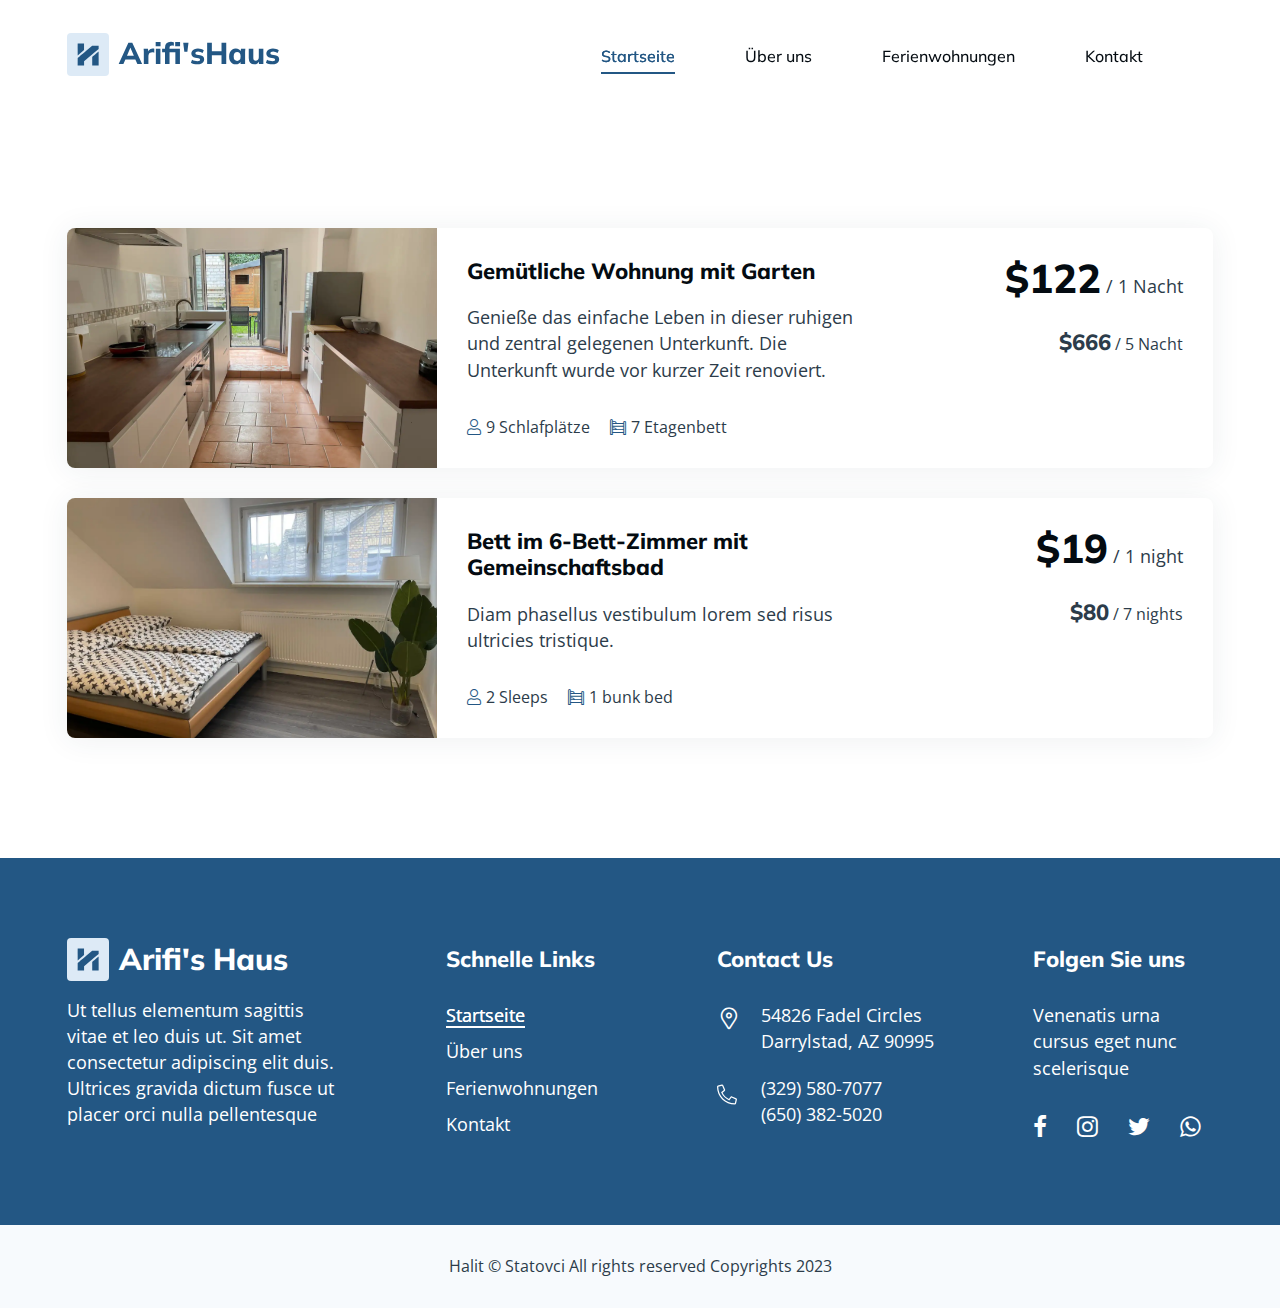
<file: rooms.html>
<!DOCTYPE html>
<html lang="en">
    <head>
        <meta charset="UTF-8" />
        <meta name="viewport" content="width=device-width, initial-scale=1.0, minimum-scale=1.0" />
        <meta http-equiv="X-UA-Compatible" content="ie=edge" />
        <title>Ferienwohnungen | Arifi's Haus</title>
        <script id="www-widgetapi-script" src="https://s.ytimg.com/yts/jsbin/www-widgetapi-vflS50iB-/www-widgetapi.js" async=""></script>
        <script src="https://www.youtube.com/player_api"></script>
        <link rel="stylesheet preload" as="style" href="css/preload.min.css" />
        <link rel="stylesheet preload" as="style" href="css/icomoon.css" />
        <link rel="stylesheet preload" as="style" href="css/libs.min.css" />

        <link rel="stylesheet" href="css/rooms.min.css" />
    </head>
    <body>
        <header class="header d-flex align-items-center" data-page="home">
            <div class="container position-relative d-flex justify-content-between align-items-center">
                <a class="brand d-flex align-items-center" href="index.html">
                    <span class="brand_logo theme-element">
                        <svg id="brandHeader" width="22" height="23" viewBox="0 0 22 23" fill="none" xmlns="" >
                            <path
                                fill-rule="evenodd"
                                clip-rule="evenodd"
                                d="M7.03198 3.80281V7.07652L3.86083 9.75137L0.689673 12.4263L0.667474 6.56503C0.655304 3.34138 0.663875 0.654206 0.686587 0.593579C0.71907 0.506918 1.4043 0.488223 3.87994 0.506219L7.03198 0.529106V3.80281ZM21.645 4.36419V5.88433L17.0383 9.76316C14.5046 11.8966 11.2263 14.6552 9.75318 15.8934L7.07484 18.145V20.3225V22.5H3.85988H0.64502L0.667303 18.768L0.689673 15.036L2.56785 13.4609C3.60088 12.5946 6.85989 9.85244 9.81009 7.36726L15.1741 2.84867L18.4096 2.8464L21.645 2.84413V4.36419ZM21.645 15.5549V22.5H18.431H15.217V18.2638V14.0274L15.4805 13.7882C15.8061 13.4924 21.5939 8.61606 21.6236 8.61248C21.6353 8.61099 21.645 11.7351 21.645 15.5549Z"
                                fill="currentColor"
                            />
                        </svg>
                    </span>
                    <span class="brand_name"><p>Arifi'sHaus</p></span>
                </a>
                <div class="header_offcanvas offcanvas offcanvas-end" id="menuOffcanvas">
                    <div class="header_offcanvas-header d-flex justify-content-between align-content-center">
                        <a class="brand d-flex align-items-center" href="index.html">
                            <span class="brand_logo theme-element">
                                <svg
                                    id="brandOffset"
                                    width="22"
                                    height="23"
                                    viewBox="0 0 22 23"
                                    fill="none"
                                    xmlns="http://www.w3.org/2000/svg"
                                >
                                    <path
                                        fill-rule="evenodd"
                                        clip-rule="evenodd"
                                        d="M7.03198 3.80281V7.07652L3.86083 9.75137L0.689673 12.4263L0.667474 6.56503C0.655304 3.34138 0.663875 0.654206 0.686587 0.593579C0.71907 0.506918 1.4043 0.488223 3.87994 0.506219L7.03198 0.529106V3.80281ZM21.645 4.36419V5.88433L17.0383 9.76316C14.5046 11.8966 11.2263 14.6552 9.75318 15.8934L7.07484 18.145V20.3225V22.5H3.85988H0.64502L0.667303 18.768L0.689673 15.036L2.56785 13.4609C3.60088 12.5946 6.85989 9.85244 9.81009 7.36726L15.1741 2.84867L18.4096 2.8464L21.645 2.84413V4.36419ZM21.645 15.5549V22.5H18.431H15.217V18.2638V14.0274L15.4805 13.7882C15.8061 13.4924 21.5939 8.61606 21.6236 8.61248C21.6353 8.61099 21.645 11.7351 21.645 15.5549Z"
                                        fill="currentColor"
                                    />
                                </svg>
                            </span>
                            ArifiHaus
                        </a>
                        <button class="close" type="button" data-bs-dismiss="offcanvas">
                            <i class="icon-close--entypo"></i>
                        </button>
                    </div>
                    <nav class="header_nav">
                        <ul class="header_nav-list">
                            <li class="header_nav-list_item">
                                <a class="nav-item" href="index.html" data-page="home">Startseite</a>
                            </li>
                            <li class="header_nav-list_item">
                                <a class="nav-item" href="about.html" data-page="about">Über uns</a>
                            </li>
                            <li class="header_nav-list_item">
                                <a class="nav-item" href="rooms.html" data-page="about">Ferienwohnungen</a>
                            </li>
                            <li class="header_nav-list_item">
                                <a class="nav-item" href="contacts2.html" data-page="about">Kontakt</a>
                            </li>
     
                            
                        </ul>
                    </nav>
                    <ul class="socials d-flex align-items-center">
                        <li class="list-item">
                            <a class="link" href="">
                                <i class="icon-facebook"></i>
                            </a>
                        </li>
                        <li class="list-item">
                            <a class="link" href="">
                                <i class="icon-instagram"></i>
                            </a>
                        </li>
                        <li class="list-item">
                            <a class="link" href="">
                                <i class="icon-twitter"></i>
                            </a>
                        </li>
                        <li class="list-item">
                            <a class="link" href="">
                                <i class="icon-whatsapp"></i>
                            </a>
                        </li>
                    </ul>
                </div>
                <button class="header_trigger d-lg-none" type="button" data-bs-toggle="offcanvas" data-bs-target="#menuOffcanvas">
                    <i class="icon-stream"></i>
                </button>
            </div>
        </header>
        <!-- rooms page content start -->
        <main class="rooms section">
            <div class="container">
                <ul class="rooms_list">
                    <li class="rooms_list-item" data-order="1" data-aos="fade-up">
                        <div class="item-wrapper d-md-flex">
                            <div class="media">
                                <picture>
                                    <source data-srcset="img/cozyapartment/kitchen.png" srcset="img/cozyapartment/kitchen.png" />
                                    <img class="lazy" data-src="img/cozyapartment/kitchen.png" src="img/cozyapartment/kitchen.png" alt="media" />
                                </picture>
                            </div>
                            <div class="main d-md-flex justify-content-between">
                                <div class="main_info d-md-flex flex-column justify-content-between">
                                    <a class="main_title h4" href="room2.html">Gemütliche Wohnung mit Garten
                                    </a>
                                    <p class="main_description">Genieße das einfache Leben in dieser ruhigen und zentral gelegenen Unterkunft. Die Unterkunft wurde vor kurzer Zeit renoviert.</p>
                                    <div class="main_amenities">
                                        <span class="main_amenities-item d-inline-flex align-items-center">
                                            <i class="icon-user icon"></i>
                                           9 Schlafplätze
                                        </span>
                                        <span class="main_amenities-item d-inline-flex align-items-center">
                                            <i class="icon-bunk_bed icon"></i>
                                            7 Etagenbett
                                        </span>
                                    </div>
                                </div>
                                <div class="main_pricing d-flex flex-column align-items-md-end justify-content-md-between">
                                    <div class="wrapper d-flex flex-column">
                                        <span class="main_pricing-item">
                                            <span class="h2">$122</span>
                                            / 1 Nacht
                                        </span>
                                        <span class="main_pricing-item">
                                            <span class="h4">$666</span>
                                            / 5 Nacht
                                        </span>
                                    </div>
                                  
                                </div>
                            </div>
                        </div>
                    </li>
                    <li class="rooms_list-item" data-order="2" data-aos="fade-up">
                        <div class="item-wrapper d-md-flex">
                            <div class="media">
                                <picture>
                                    <source data-srcset="img/dhomat/Desktop Screenshot 2023.10.28 - 18.18.03.68.png" srcset="img/dhomat/Desktop Screenshot 2023.10.28 - 18.18.03.68.png" />
                                    <img class="lazy" data-src="img/dhomat/Desktop Screenshot 2023.10.28 - 18.18.03.68.png" src="img/dhomat/Desktop Screenshot 2023.10.28 - 18.18.03.68.png" alt="media" />
                                </picture>
                            </div>
                            <div class="main d-md-flex justify-content-between">
                                <div class="main_info d-md-flex flex-column justify-content-between">
                                    <a class="main_title h4" href="room.html">Bett im 6-Bett-Zimmer mit Gemeinschaftsbad</a>
                                    <p class="main_description">Diam phasellus vestibulum lorem sed risus ultricies tristique.</p>
                                    <div class="main_amenities">
                                        <span class="main_amenities-item d-inline-flex align-items-center">
                                            <i class="icon-user icon"></i>
                                            2 Sleeps
                                        </span>
                                        <span class="main_amenities-item d-inline-flex align-items-center">
                                            <i class="icon-bunk_bed icon"></i>
                                            1 bunk bed
                                        </span>
                                    </div>
                                </div>
                                <div class="main_pricing d-flex flex-column align-items-md-end justify-content-md-between">
                                    <div class="wrapper d-flex flex-column">
                                        <span class="main_pricing-item">
                                            <span class="h2">$19</span>
                                            / 1 night
                                        </span>
                                        <span class="main_pricing-item">
                                            <span class="h4">$80</span>
                                            / 7 nights
                                        </span>
                                    </div>
                                   
                                </div>
                            </div>
                        </div>
                    </li>
                  
                    
          
            </div>
        </main>
        <!-- rooms page content end -->
        <footer class="footer accent">
            <div class="container">
                <div class="footer_main d-sm-flex flex-wrap flex-lg-nowrap justify-content-between">
                    <div class="footer_main-block footer_main-block--about col-sm-7 col-lg-auto d-flex flex-column">
                        <a class="brand d-flex align-items-center" href="index.html">
                            <span class="brand_logo theme-element">
                                <svg
                                    id="brandFooter"
                                    width="22"
                                    height="23"
                                    viewBox="0 0 22 23"
                                    fill="none"
                                    xmlns="http://www.w3.org/2000/svg"
                                >
                                    <path
                                        fill-rule="evenodd"
                                        clip-rule="evenodd"
                                        d="M7.03198 3.80281V7.07652L3.86083 9.75137L0.689673 12.4263L0.667474 6.56503C0.655304 3.34138 0.663875 0.654206 0.686587 0.593579C0.71907 0.506918 1.4043 0.488223 3.87994 0.506219L7.03198 0.529106V3.80281ZM21.645 4.36419V5.88433L17.0383 9.76316C14.5046 11.8966 11.2263 14.6552 9.75318 15.8934L7.07484 18.145V20.3225V22.5H3.85988H0.64502L0.667303 18.768L0.689673 15.036L2.56785 13.4609C3.60088 12.5946 6.85989 9.85244 9.81009 7.36726L15.1741 2.84867L18.4096 2.8464L21.645 2.84413V4.36419ZM21.645 15.5549V22.5H18.431H15.217V18.2638V14.0274L15.4805 13.7882C15.8061 13.4924 21.5939 8.61606 21.6236 8.61248C21.6353 8.61099 21.645 11.7351 21.645 15.5549Z"
                                        fill="currentColor"
                                    />
                                </svg>
                            </span>
                            <span class="brand_name">Arifi's Haus</span>
                        </a>
                        <p class="footer_main-block_text">
                            Ut tellus elementum sagittis vitae et leo duis ut. Sit amet consectetur adipiscing elit duis. Ultrices gravida
                            dictum fusce ut placer orci nulla pellentesque
                        </p>
                    </div>
                    <div class="footer_main-block footer_main-block--nav col-sm-6 col-lg-auto">
                        <h4 class="footer_main-block_header">Schnelle Links</h4>
                        <ul class="footer_main-block_nav d-flex flex-lg-column">
                            <li class="list-item">
                                <a class="link underlined underlined--white nav-item" data-page="home" href="index.html">Startseite</a>
                            </li>
                            <li class="list-item">
                                <a class="link underlined underlined--white nav-item" data-page="about" href="about.html">Über uns</a>
                            </li>
                            <li class="list-item">
                                <a class="link underlined underlined--white nav-item" data-page="rooms" href="rooms.html">Ferienwohnungen</a>
                            </li>
                            <li class="list-item">
                                <a class="link underlined underlined--white nav-item" data-page="news" href="contacts2.html">Kontakt</a>
                            </li>
                        </ul>
                    </div>
                    <div class="footer_main-block footer_main-block--contacts col-sm-5 col-lg-auto">
                        <h4 class="footer_main-block_header">Contact Us</h4>
                        <ul class="footer_main-block_contacts">
                            <li class="list-item d-flex">
                                <i class="icon-location icon"></i>
                                <p class="wrapper">
                                    <span class="linebreak"> 54826 Fadel Circles </span>
                                    <span class="linebreak"> Darrylstad, AZ 90995 </span>
                                </p>
                            </li>
                            <li class="list-item d-flex">
                                <span class="icon-call icon">
                                    <svg width="28" height="29" viewBox="0 0 28 29" fill="none" xmlns="http://www.w3.org/2000/svg">
                                        <path
                                            d="M26.9609 19.75L21 17.1797C20.7812 17.125 20.5625 17.0703 20.3438 17.0703C19.7969 17.0703 19.3047 17.2891 19.0312 17.6719L16.625 20.625C12.7969 18.7656 9.73438 15.7031 7.875 11.875L10.8281 9.46875C11.2109 9.19531 11.4297 8.70312 11.4297 8.15625C11.4297 7.9375 11.375 7.71875 11.3203 7.5L8.75 1.53906C8.47656 0.9375 7.875 0.5 7.21875 0.5C7.05469 0.5 6.94531 0.554688 6.83594 0.554688L1.3125 1.86719C0.546875 2.03125 0 2.6875 0 3.50781C0 17.3438 11.2109 28.5 24.9922 28.5C25.8125 28.5 26.4688 27.9531 26.6875 27.1875L27.9453 21.6641C27.9453 21.5547 27.9453 21.4453 27.9453 21.2812C27.9453 20.625 27.5625 20.0234 26.9609 19.75ZM24.9375 26.75C12.1406 26.75 1.75 16.3594 1.75 3.5625L7.16406 2.30469L9.67969 8.15625L5.6875 11.4375C8.36719 17.0703 11.4297 20.1328 17.1172 22.8125L20.3438 18.8203L26.1953 21.3359L24.9375 26.75Z"
                                            fill="currentColor"
                                        />
                                    </svg>
                                </span>
                                <p class="wrapper d-flex flex-column">
                                    <a class="link" href="tel:+1234567890">(329) 580-7077</a>
                                    <a class="link" href="tel:+1234567890">(650) 382-5020</a>
                                </p>
                            </li>
                        </ul>
                    </div>
                    <div class="footer_main-block footer_main-block--follow col-sm-5 col-lg-auto d-flex flex-column">
                        <h4 class="footer_main-block_header">Folgen Sie uns</h4>
                        <p class="footer_main-block_text">Venenatis urna cursus eget nunc scelerisque</p>
                        <ul class="socials d-flex align-items-center">
                            <li class="list-item">
                                <a class="link" href="">
                                    <i class="icon-facebook"></i>
                                </a>
                            </li>
                            <li class="list-item">
                                <a class="link" href="">
                                    <i class="icon-instagram"></i>
                                </a>
                            </li>
                            <li class="list-item">
                                <a class="link" href="">
                                    <i class="icon-twitter"></i>
                                </a>
                            </li>
                            <li class="list-item">
                                <a class="link" href="">
                                    <i class="icon-whatsapp"></i>
                                </a>
                            </li>
                        </ul>
                    </div>
                </div>
            </div>
            <div class="footer_copyright">
                <div class="container">
                    <p class="footer_copyright-text">
                        <span class="linebreak">Halit &copy; Statovci</span>
                        <span class="linebreak">All rights reserved Copyrights 2023</span>
                    </p>
                </div>
            </div>
        </footer>
        <script src="js/common.min.js"></script>
    </body>
</html>
</file>
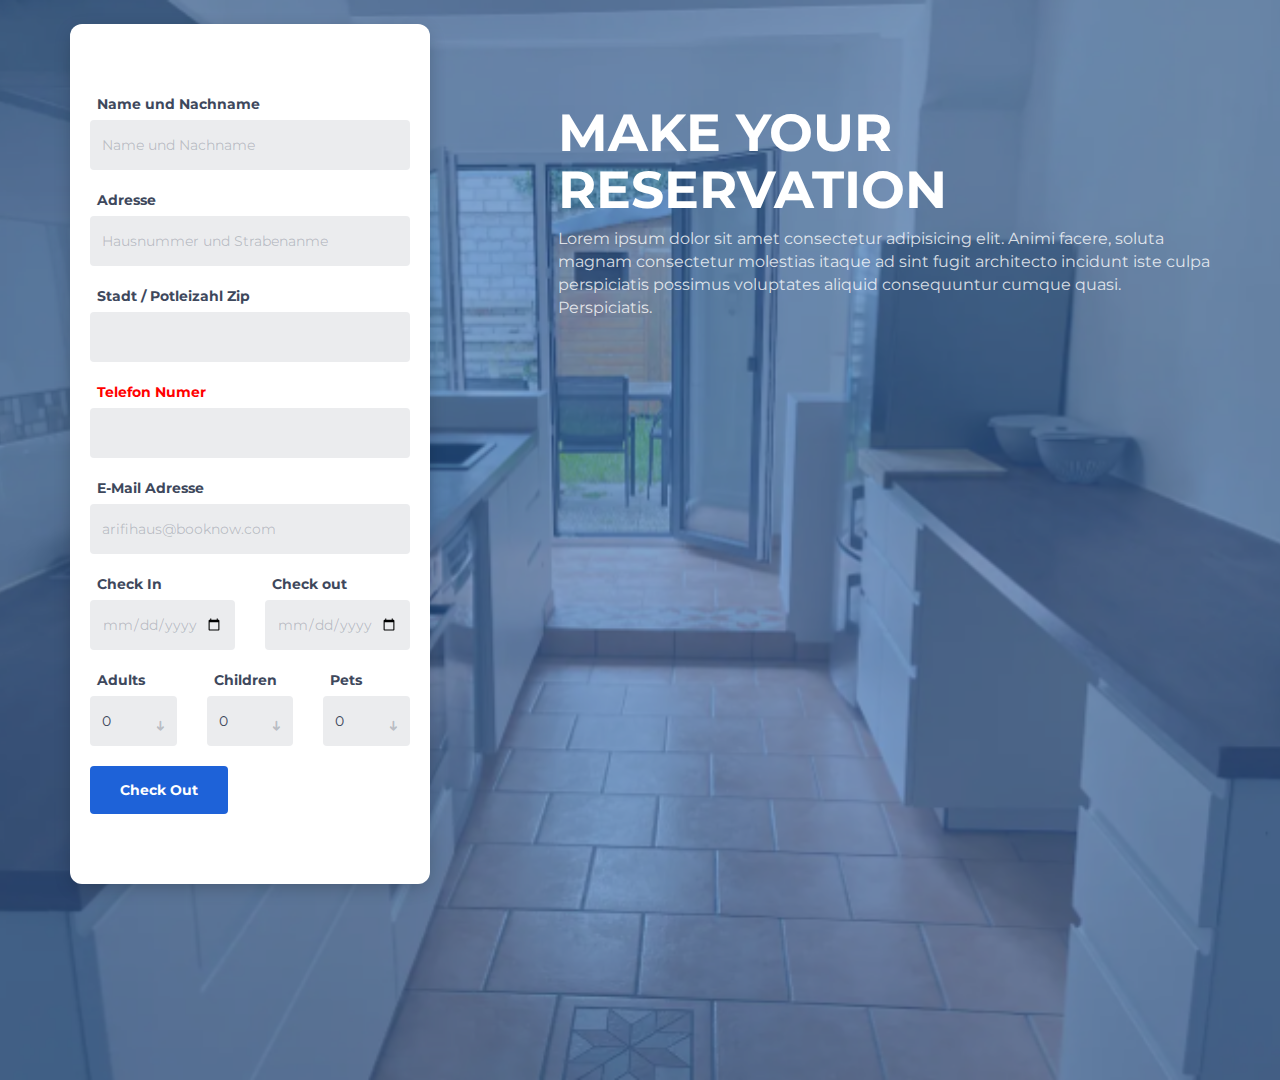
<file: user-information/user-inf.html>
<!DOCTYPE html>
<html lang="en">

<head>
	<meta charset="utf-8">
	<meta http-equiv="X-UA-Compatible" content="IE=edge">
	<meta name="viewport" content="width=device-width, initial-scale=1">
	<!-- The above 3 meta tags *must* come first in the head; any other head content must come *after* these tags -->

	<title>Booking Form HTML Template</title>

	<!-- Google font -->
	<link href="https://fonts.googleapis.com/css?family=Montserrat:400,700" rel="stylesheet">

	<!-- Bootstrap -->
	<link type="text/css" rel="stylesheet" href="css/bootstrap.min.css" />

	<!-- Custom stlylesheet -->
	<link type="text/css" rel="stylesheet" href="css/style.css" />

	<!-- HTML5 shim and Respond.js for IE8 support of HTML5 elements and media queries -->
	<!-- WARNING: Respond.js doesn't work if you view the page via file:// -->
	<!--[if lt IE 9]>
		  <script src="https://oss.maxcdn.com/html5shiv/3.7.3/html5shiv.min.js"></script>
		  <script src="https://oss.maxcdn.com/respond/1.4.2/respond.min.js"></script>
		<![endif]-->

</head>

<body>
	<div id="booking" class="section">
		<div class="section-center">
			<div class="container">
				<div class="row">
					<div class="col-md-7 col-md-push-5">
						<div class="booking-cta">
							<h1>Make your reservation</h1>
							<p>Lorem ipsum dolor sit amet consectetur adipisicing elit. Animi facere, soluta magnam
								consectetur molestias itaque
								ad sint fugit architecto incidunt iste culpa perspiciatis possimus voluptates aliquid
								consequuntur cumque quasi.
								Perspiciatis.
							</p>
						</div>
					</div>
					
					
						<div class="col-md-4 col-md-pull-7">

							<div class="booking-form">
								<form>
									<div class="form-group">
										<span class="form-label">Name und Nachname</span>
										<input class="form-control" type="text" placeholder="Name und Nachname">
									</div>
									<div class="form-group">
										<span class="form-label">Adresse </span>
										<input class="form-control" type="text"
											placeholder="Hausnummer und Strabenanme">
									</div>
									<div class="form-group">
										<span class="form-label">Stadt / Potleizahl Zip</span>
										<input class="form-control" type="text" placeholder="">
									</div>

									<div class="form-group">
										<span class="form-label" style="color: red;">Telefon Numer </span>
										<input class="form-control" type="number" placeholder="">
									</div>
									<div class="form-group">
										<span class="form-label">E-Mail Adresse</span>
										<input class="form-control" type="email" placeholder="arifihaus@booknow.com">
									</div>

									<div class="row">
										<div class="col-sm-6">
											<div class="form-group">
												<span class="form-label">Check In</span>
												<input class="form-control" type="date" required>
											</div>
										</div>
										<div class="col-sm-6">
											<div class="form-group">
												<span class="form-label">Check out</span>
												<input class="form-control" type="date" required>
											</div>
										</div>
									</div>
									<div class="row">
										
										<div class="col-sm-4">
											<div class="form-group">
												<span class="form-label">Adults</span>
												<select class="form-control">
													<option>0</option>
													<option>1</option>
													<option>2</option>
													<option>3</option>
													<option>4</option>
													<option>5</option>
												</select>
												<span class="select-arrow"></span>
											</div>
										</div>
										<div class="col-sm-4">
											<div class="form-group">
												<span class="form-label">Children</span>
												<select class="form-control">
													<option>0</option>
													<option>1</option>
													<option>2</option>
													<option>3</option>
													<option>4</option>
													<option>5</option>
												</select>
												<span class="select-arrow"></span>
											</div>
										</div>
										<div class="col-sm-4">
											<div class="form-group">
												<span class="form-label">Pets</span>
												<select class="form-control">
													<option>0</option>
													
												</select>
												<span class="select-arrow"></span>
											</div>
										</div>
									</div>
									<div class="form-btn">
										<button class="submit-btn"> <a href="checkout-form/dist/index.html" style="color: white;">Check Out</a> </button>
									</div>
								</form>

							</div>
						</div>
					
				

				</div>
			</div>
		</div>
	</div>
</body>

</html>
</file>
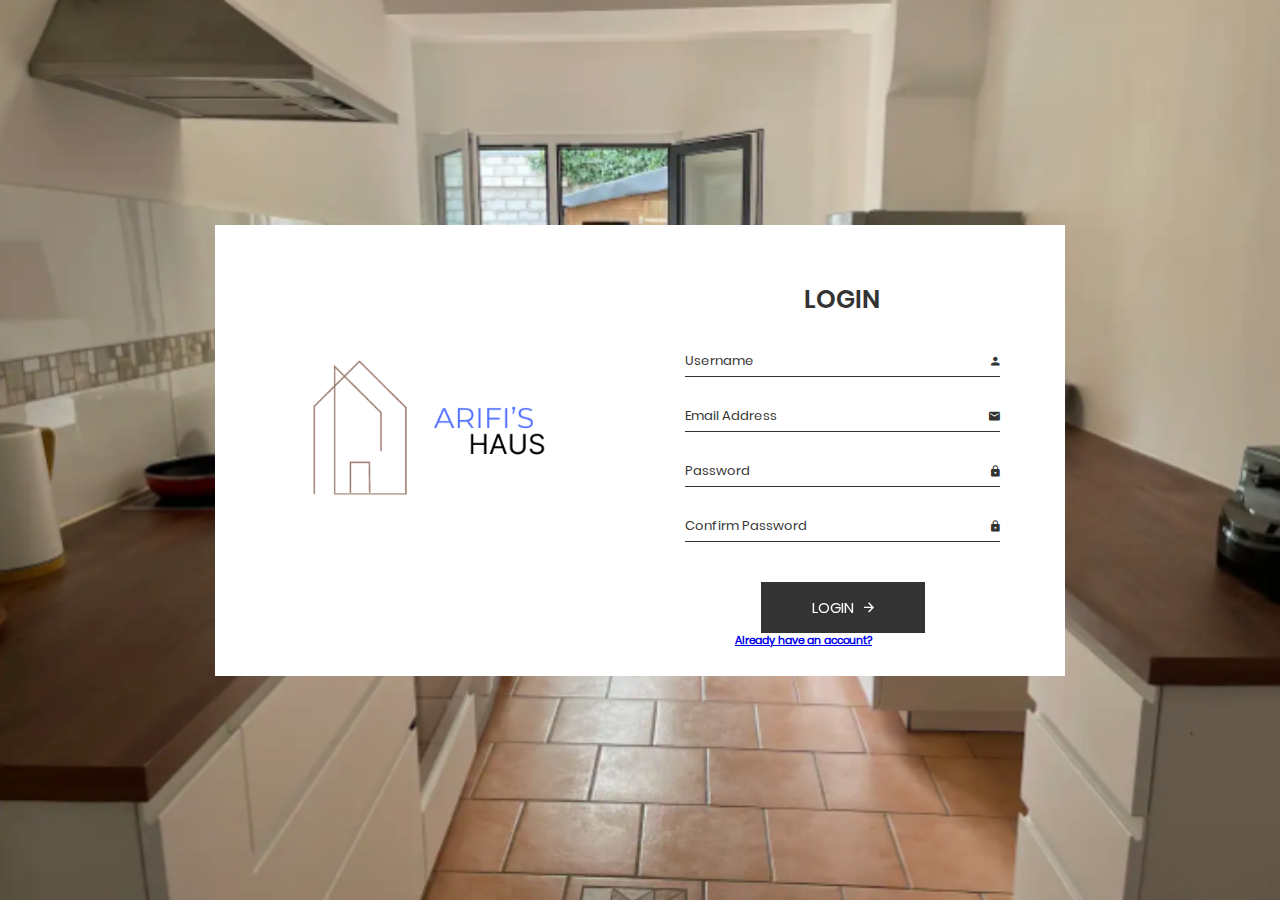
<file: sign-login/login/login.html>
<!DOCTYPE html>
<html>
	<head>
		<meta charset="utf-8">
		<title>RegistrationForm_v1 by Colorlib</title>
		<meta name="viewport" content="width=device-width, initial-scale=1.0">
		
		<!-- MATERIAL DESIGN ICONIC FONT -->
		<link rel="stylesheet" href="fonts/material-design-iconic-font/css/material-design-iconic-font.min.css">

		<!-- STYLE CSS -->
		<link rel="stylesheet" href="css/style.css">
	</head>

	<body>

		<div class="wrapper" style="background-image: url('images/kitchen.png');">
			<div class="inner">
				<div class="image-holder">
					<img src="images/Haus.png" alt="">
				</div>
				<form action="">
					<h3>LOGIN</h3>
					
					<div class="form-wrapper">
						<input type="text" placeholder="Username" class="form-control">
						<i class="zmdi zmdi-account"></i>
					</div>
					<div class="form-wrapper">
						<input type="text" placeholder="Email Address" class="form-control">
						<i class="zmdi zmdi-email"></i>
					</div>
				
					<div class="form-wrapper">
						<input type="password" placeholder="Password" class="form-control">
						<i class="zmdi zmdi-lock"></i>
					</div>
					<div class="form-wrapper">
						<input type="password" placeholder="Confirm Password" class="form-control">
						<i class="zmdi zmdi-lock"></i>
					</div>
					<button>LOGIN
						<i class="zmdi zmdi-arrow-right"></i>
						
					</button>
					<h5 style="margin-left: 50px;"><a href="signup/SIGNUP.html">Already have an account?</a></h5>
					
				</form>
			</div>
		</div>
		
	</body>
</html>
</file>
<file: sign-login/login/signup/colorlib-regform-17/css/style.css>
@font-face {
  font-family: "Poppins-Regular";
  src: url("../fonts/poppins/Poppins-Regular.ttf"); }
@font-face {
  font-family: "Poppins-SemiBold";
  src: url("../fonts/poppins/Poppins-SemiBold.ttf"); }
* {
  -webkit-box-sizing: border-box;
  -moz-box-sizing: border-box;
  box-sizing: border-box; }

body {
  font-family: "Poppins-Regular";
  color: #333;
  font-size: 13px;
  margin: 0; }

input, textarea, select, button {
  font-family: "Poppins-Regular";
  color: #333;
  font-size: 13px; }

p, h1, h2, h3, h4, h5, h6, ul {
  margin: 0; }

img {
  max-width: 100%; }

ul {
  padding-left: 0;
  margin-bottom: 0; }

a:hover {
  text-decoration: none; }

:focus {
  outline: none; }

.wrapper {
  min-height: 100vh;
  background-size: cover;
  background-repeat: no-repeat;
  display: flex;
  align-items: center; }

.inner {
  padding: 20px;
  background: #fff;
  max-width: 850px;
  margin: auto;
  display: flex; }
  .inner .image-holder {
    width: 50%; }
  .inner form {
    width: 50%;
    padding-top: 36px;
    padding-left: 45px;
    padding-right: 45px; }
  .inner h3 {
    text-transform: uppercase;
    font-size: 25px;
    font-family: "Poppins-SemiBold";
    text-align: center;
    margin-bottom: 28px; }

.form-group {
  display: flex; }
  .form-group input {
    width: 50%; }
    .form-group input:first-child {
      margin-right: 25px; }

.form-wrapper {
  position: relative; }
  .form-wrapper i {
    position: absolute;
    bottom: 9px;
    right: 0; }

.form-control {
  border: 1px solid #333;
  border-top: none;
  border-right: none;
  border-left: none;
  display: block;
  width: 100%;
  height: 30px;
  padding: 0;
  margin-bottom: 25px; }
  .form-control::-webkit-input-placeholder {
    font-size: 13px;
    color: #333;
    font-family: "Poppins-Regular"; }
  .form-control::-moz-placeholder {
    font-size: 13px;
    color: #333;
    font-family: "Poppins-Regular"; }
  .form-control:-ms-input-placeholder {
    font-size: 13px;
    color: #333;
    font-family: "Poppins-Regular"; }
  .form-control:-moz-placeholder {
    font-size: 13px;
    color: #333;
    font-family: "Poppins-Regular"; }

select {
  -moz-appearance: none;
  -webkit-appearance: none;
  cursor: pointer;
  padding-left: 20px; }
  select option[value=""][disabled] {
    display: none; }

button {
  border: none;
  width: 164px;
  height: 51px;
  margin: auto;
  margin-top: 40px;
  cursor: pointer;
  display: flex;
  align-items: center;
  justify-content: center;
  padding: 0;
  background: #333;
  font-size: 15px;
  color: #fff;
  vertical-align: middle;
  -webkit-transform: perspective(1px) translateZ(0);
  transform: perspective(1px) translateZ(0);
  -webkit-transition-duration: 0.3s;
  transition-duration: 0.3s; }
  button i {
    margin-left: 10px;
    -webkit-transform: translateZ(0);
    transform: translateZ(0); }
  button:hover i, button:focus i, button:active i {
    -webkit-animation-name: hvr-icon-wobble-horizontal;
    animation-name: hvr-icon-wobble-horizontal;
    -webkit-animation-duration: 1s;
    animation-duration: 1s;
    -webkit-animation-timing-function: ease-in-out;
    animation-timing-function: ease-in-out;
    -webkit-animation-iteration-count: 1;
    animation-iteration-count: 1; }

@-webkit-keyframes hvr-icon-wobble-horizontal {
  16.65% {
    -webkit-transform: translateX(6px);
    transform: translateX(6px); }
  33.3% {
    -webkit-transform: translateX(-5px);
    transform: translateX(-5px); }
  49.95% {
    -webkit-transform: translateX(4px);
    transform: translateX(4px); }
  66.6% {
    -webkit-transform: translateX(-2px);
    transform: translateX(-2px); }
  83.25% {
    -webkit-transform: translateX(1px);
    transform: translateX(1px); }
  100% {
    -webkit-transform: translateX(0);
    transform: translateX(0); } }
@keyframes hvr-icon-wobble-horizontal {
  16.65% {
    -webkit-transform: translateX(6px);
    transform: translateX(6px); }
  33.3% {
    -webkit-transform: translateX(-5px);
    transform: translateX(-5px); }
  49.95% {
    -webkit-transform: translateX(4px);
    transform: translateX(4px); }
  66.6% {
    -webkit-transform: translateX(-2px);
    transform: translateX(-2px); }
  83.25% {
    -webkit-transform: translateX(1px);
    transform: translateX(1px); }
  100% {
    -webkit-transform: translateX(0);
    transform: translateX(0); } }
@media (max-width: 1199px) {
  .wrapper {
    background-position: right center; } }
@media (max-width: 991px) {
  .inner form {
    padding-top: 10px;
    padding-left: 30px;
    padding-right: 30px; } }
@media (max-width: 767px) {
  .inner {
    display: block; }
    .inner .image-holder {
      width: 100%; }
    .inner form {
      width: 100%;
      padding: 40px 0 30px; }

  button {
    margin-top: 60px; } }

/*# sourceMappingURL=style.css.map */
</file>
<file: css/icomoon.css>
/**
 * Hosteller
 * Hosteller Template created for hostels, students hotels, guest houses, small hotel, resort, room reservation, travel and more
 * Exclusively on https://1.envato.market/hosteller-html
 *
 * @encoding        UTF-8
 * @version         1.0.3
 * @copyright       (C) 2018 - 2022 Merkulove ( https://merkulov.design/ ). All rights reserved.
 * @license         Envato License https://1.envato.market/KYbje
 * @contributors    Lamber Lilit (winter.rituel@gmail.com)
 * @support         help@merkulov.design
 **/
@font-face {
  font-family: 'icomoon';
  src:  url('../fonts/icomoon.woff') format('woff');
  font-weight: normal;
  font-style: normal;
  font-display: block;
}

[class^="icon-"], [class*=" icon-"] {
  /* use !important to prevent issues with browser extensions that change fonts */
  font-family: 'icomoon' !important;
  speak: never;
  font-style: normal;
  font-weight: normal;
  font-variant: normal;
  text-transform: none;
  line-height: 1;

  /* Better Font Rendering =========== */
  -webkit-font-smoothing: antialiased;
  -moz-osx-font-smoothing: grayscale;
}

.icon-bunk_bed:before {
  content: "\e900";
}
.icon-check:before {
  content: "\e901";
}
.icon-chevron_down:before {
  content: "\e902";
}
.icon-comment:before {
  content: "\e903";
}
.icon-calendar:before {
  content: "\e904";
}
.icon-email:before {
  content: "\e905";
}
.icon-play:before {
  content: "\e906";
}
.icon-facebook:before {
  content: "\e907";
}
.icon-reply:before {
  content: "\e908";
}
.icon-instagram:before {
  content: "\e909";
}
.icon-twitter:before {
  content: "\e90a";
}
.icon-user:before {
  content: "\e90b";
}
.icon-phone:before {
  content: "\e90c";
}
.icon-search:before {
  content: "\e90d";
}
.icon-star:before {
  content: "\e90e";
}
.icon-twin_bed:before {
  content: "\e90f";
}
.icon-eye:before {
  content: "\e910";
}
.icon-arrow_right:before {
  content: "\e911";
}
.icon-clock:before {
  content: "\e912";
}
.icon-location:before {
  content: "\e913";
}
.icon-arrow_left:before {
  content: "\e914";
}
.icon-sofa:before {
  content: "\e915";
}
.icon-chevron_down--entypo:before {
  content: "\e916";
}
.icon-close--entypo:before {
  content: "\e917";
}
.icon-stream:before {
  content: "\e918";
}
.icon-close:before {
  content: "\e919";
}
.icon-whatsapp:before {
  content: "\e921";
}
</file>
<file: user-information/css/style.css>
.section {
	position: relative;
	height: 120vh;
}

.section .section-center {
	position: absolute;
	top: 50%;
	left: 0;
	right: 0;
	-webkit-transform: translateY(-50%);
	transform: translateY(-60%);
}

#booking {
	font-family: 'Montserrat', sans-serif;
	background-image: url('../img/kitchen.png');
	background-size: cover;
	background-position: center;
}

#booking::before {
	content: '';
	position: absolute;
	left: 0;
	right: 0;
	bottom: 0;
	top: 0;
	background: rgba(47, 103, 177, 0.6);
}

.booking-form {
	background-color: #fff;
	padding: 70px 20px;
	-webkit-box-shadow: 0px 5px 20px -5px rgba(0, 0, 0, 0.3);
	box-shadow: 0px 5px 20px -5px rgba(0, 0, 0, 0.3);
	border-radius: 12px;
	
}

.booking-form .form-group {
	position: relative;
	margin-bottom: 20px;
}

.booking-form .form-control {
	background-color: #ebecee;
	border-radius: 4px;
	border: none;
	height: 50px;
	-webkit-box-shadow: none;
	box-shadow: none;
	color: #3e485c;
	font-size: 14px;
}

.booking-form .form-control::-webkit-input-placeholder {
	color: rgba(62, 72, 92, 0.3);
}

.booking-form .form-control:-ms-input-placeholder {
	color: rgba(62, 72, 92, 0.3);
}

.booking-form .form-control::placeholder {
	color: rgba(62, 72, 92, 0.3);
}

.booking-form input[type="date"].form-control:invalid {
	color: rgba(62, 72, 92, 0.3);
}

.booking-form select.form-control {
	-webkit-appearance: none;
	-moz-appearance: none;
	appearance: none;
}

.booking-form select.form-control+.select-arrow {
	position: absolute;
	right: 0px;
	bottom: 4px;
	width: 32px;
	line-height: 32px;
	height: 32px;
	text-align: center;
	pointer-events: none;
	color: rgba(62, 72, 92, 0.3);
	font-size: 14px;
}

.booking-form select.form-control+.select-arrow:after {
	content: '\279C';
	display: block;
	-webkit-transform: rotate(90deg);
	transform: rotate(90deg);
}

.booking-form .form-label {
	display: inline-block;
	color: #3e485c;
	font-weight: 700;
	margin-bottom: 6px;
	margin-left: 7px;
}

.booking-form .submit-btn {
	display: inline-block;
	color: #fff;
	background-color: #1e62d8;
	font-weight: 700;
	padding: 14px 30px;
	border-radius: 4px;
	border: none;
	-webkit-transition: 0.2s all;
	transition: 0.2s all;
}

.booking-form .submit-btn:hover,
.booking-form .submit-btn:focus {
	opacity: 0.9;
}

.booking-cta {
	margin-top: 80px;
	margin-bottom: 30px;
}

.booking-cta h1 {
	font-size: 52px;
	text-transform: uppercase;
	color: #fff;
	font-weight: 700;
}

.booking-cta p {
	font-size: 16px;
	color: rgba(255, 255, 255, 0.8);
}
</file>
<file: sign-login/login/css/style.css>
@font-face {
  font-family: "Poppins-Regular";
  src: url("../fonts/poppins/Poppins-Regular.ttf"); }
@font-face {
  font-family: "Poppins-SemiBold";
  src: url("../fonts/poppins/Poppins-SemiBold.ttf"); }
* {
  -webkit-box-sizing: border-box;
  -moz-box-sizing: border-box;
  box-sizing: border-box; }

body {
  font-family: "Poppins-Regular";
  color: #333;
  font-size: 13px;
  margin: 0; }

input, textarea, select, button {
  font-family: "Poppins-Regular";
  color: #333;
  font-size: 13px; }

p, h1, h2, h3, h4, h5, h6, ul {
  margin: 0; }

img {
  max-width: 100%; }

ul {
  padding-left: 0;
  margin-bottom: 0; }

a:hover {
  text-decoration: none; }

:focus {
  outline: none; }

.wrapper {
  min-height: 100vh;
  background-size: cover;
  background-repeat: no-repeat;
  display: flex;
  align-items: center; }

.inner {
  padding: 20px;
  background: #fff;
  max-width: 850px;
  margin: auto;
  display: flex; }
  .inner .image-holder {
    width: 50%; }
  .inner form {
    width: 50%;
    padding-top: 36px;
    padding-left: 45px;
    padding-right: 45px; }
  .inner h3 {
    text-transform: uppercase;
    font-size: 25px;
    font-family: "Poppins-SemiBold";
    text-align: center;
    margin-bottom: 28px; }

.form-group {
  display: flex; }
  .form-group input {
    width: 50%; }
    .form-group input:first-child {
      margin-right: 25px; }

.form-wrapper {
  position: relative; }
  .form-wrapper i {
    position: absolute;
    bottom: 9px;
    right: 0; }

.form-control {
  border: 1px solid #333;
  border-top: none;
  border-right: none;
  border-left: none;
  display: block;
  width: 100%;
  height: 30px;
  padding: 0;
  margin-bottom: 25px; }
  .form-control::-webkit-input-placeholder {
    font-size: 13px;
    color: #333;
    font-family: "Poppins-Regular"; }
  .form-control::-moz-placeholder {
    font-size: 13px;
    color: #333;
    font-family: "Poppins-Regular"; }
  .form-control:-ms-input-placeholder {
    font-size: 13px;
    color: #333;
    font-family: "Poppins-Regular"; }
  .form-control:-moz-placeholder {
    font-size: 13px;
    color: #333;
    font-family: "Poppins-Regular"; }

select {
  -moz-appearance: none;
  -webkit-appearance: none;
  cursor: pointer;
  padding-left: 20px; }
  select option[value=""][disabled] {
    display: none; }

button {
  border: none;
  width: 164px;
  height: 51px;
  margin: auto;
  margin-top: 40px;
  cursor: pointer;
  display: flex;
  align-items: center;
  justify-content: center;
  padding: 0;
  background: #333;
  font-size: 15px;
  color: #fff;
  vertical-align: middle;
  -webkit-transform: perspective(1px) translateZ(0);
  transform: perspective(1px) translateZ(0);
  -webkit-transition-duration: 0.3s;
  transition-duration: 0.3s; }
  button i {
    margin-left: 10px;
    -webkit-transform: translateZ(0);
    transform: translateZ(0); }
  button:hover i, button:focus i, button:active i {
    -webkit-animation-name: hvr-icon-wobble-horizontal;
    animation-name: hvr-icon-wobble-horizontal;
    -webkit-animation-duration: 1s;
    animation-duration: 1s;
    -webkit-animation-timing-function: ease-in-out;
    animation-timing-function: ease-in-out;
    -webkit-animation-iteration-count: 1;
    animation-iteration-count: 1; }

@-webkit-keyframes hvr-icon-wobble-horizontal {
  16.65% {
    -webkit-transform: translateX(6px);
    transform: translateX(6px); }
  33.3% {
    -webkit-transform: translateX(-5px);
    transform: translateX(-5px); }
  49.95% {
    -webkit-transform: translateX(4px);
    transform: translateX(4px); }
  66.6% {
    -webkit-transform: translateX(-2px);
    transform: translateX(-2px); }
  83.25% {
    -webkit-transform: translateX(1px);
    transform: translateX(1px); }
  100% {
    -webkit-transform: translateX(0);
    transform: translateX(0); } }
@keyframes hvr-icon-wobble-horizontal {
  16.65% {
    -webkit-transform: translateX(6px);
    transform: translateX(6px); }
  33.3% {
    -webkit-transform: translateX(-5px);
    transform: translateX(-5px); }
  49.95% {
    -webkit-transform: translateX(4px);
    transform: translateX(4px); }
  66.6% {
    -webkit-transform: translateX(-2px);
    transform: translateX(-2px); }
  83.25% {
    -webkit-transform: translateX(1px);
    transform: translateX(1px); }
  100% {
    -webkit-transform: translateX(0);
    transform: translateX(0); } }
@media (max-width: 1199px) {
  .wrapper {
    background-position: right center; } }
@media (max-width: 991px) {
  .inner form {
    padding-top: 10px;
    padding-left: 30px;
    padding-right: 30px; } }
@media (max-width: 767px) {
  .inner {
    display: block; }
    .inner .image-holder {
      width: 100%; }
    .inner form {
      width: 100%;
      padding: 40px 0 30px; }

  button {
    margin-top: 60px; } }

/*# sourceMappingURL=style.css.map */
</file>
<file: sign-login/login/signup/colorlib-regform-17/fonts/material-design-iconic-font/css/material-design-iconic-font.min.css>
@font-face{font-family:Material-Design-Iconic-Font;src:url(../fonts/Material-Design-Iconic-Font.woff2?v=2.2.0) format('woff2'),url(../fonts/Material-Design-Iconic-Font.woff?v=2.2.0) format('woff'),url(../fonts/Material-Design-Iconic-Font.ttf?v=2.2.0) format('truetype')}.zmdi{display:inline-block;font:normal normal normal 14px/1 'Material-Design-Iconic-Font';font-size:inherit;text-rendering:auto;-webkit-font-smoothing:antialiased;-moz-osx-font-smoothing:grayscale}.zmdi-hc-lg{font-size:1.33333333em;line-height:.75em;vertical-align:-15%}.zmdi-hc-2x{font-size:2em}.zmdi-hc-3x{font-size:3em}.zmdi-hc-4x{font-size:4em}.zmdi-hc-5x{font-size:5em}.zmdi-hc-fw{width:1.28571429em;text-align:center}.zmdi-hc-ul{padding-left:0;margin-left:2.14285714em;list-style-type:none}.zmdi-hc-ul>li{position:relative}.zmdi-hc-li{position:absolute;left:-2.14285714em;width:2.14285714em;top:.14285714em;text-align:center}.zmdi-hc-li.zmdi-hc-lg{left:-1.85714286em}.zmdi-hc-border{padding:.1em .25em;border:solid .1em #9e9e9e;border-radius:2px}.zmdi-hc-border-circle{padding:.1em .25em;border:solid .1em #9e9e9e;border-radius:50%}.zmdi.pull-left{float:left;margin-right:.15em}.zmdi.pull-right{float:right;margin-left:.15em}.zmdi-hc-spin{-webkit-animation:zmdi-spin 1.5s infinite linear;animation:zmdi-spin 1.5s infinite linear}.zmdi-hc-spin-reverse{-webkit-animation:zmdi-spin-reverse 1.5s infinite linear;animation:zmdi-spin-reverse 1.5s infinite linear}@-webkit-keyframes zmdi-spin{0%{-webkit-transform:rotate(0deg);transform:rotate(0deg)}100%{-webkit-transform:rotate(359deg);transform:rotate(359deg)}}@keyframes zmdi-spin{0%{-webkit-transform:rotate(0deg);transform:rotate(0deg)}100%{-webkit-transform:rotate(359deg);transform:rotate(359deg)}}@-webkit-keyframes zmdi-spin-reverse{0%{-webkit-transform:rotate(0deg);transform:rotate(0deg)}100%{-webkit-transform:rotate(-359deg);transform:rotate(-359deg)}}@keyframes zmdi-spin-reverse{0%{-webkit-transform:rotate(0deg);transform:rotate(0deg)}100%{-webkit-transform:rotate(-359deg);transform:rotate(-359deg)}}.zmdi-hc-rotate-90{-webkit-transform:rotate(90deg);-ms-transform:rotate(90deg);transform:rotate(90deg)}.zmdi-hc-rotate-180{-webkit-transform:rotate(180deg);-ms-transform:rotate(180deg);transform:rotate(180deg)}.zmdi-hc-rotate-270{-webkit-transform:rotate(270deg);-ms-transform:rotate(270deg);transform:rotate(270deg)}.zmdi-hc-flip-horizontal{-webkit-transform:scale(-1,1);-ms-transform:scale(-1,1);transform:scale(-1,1)}.zmdi-hc-flip-vertical{-webkit-transform:scale(1,-1);-ms-transform:scale(1,-1);transform:scale(1,-1)}.zmdi-hc-stack{position:relative;display:inline-block;width:2em;height:2em;line-height:2em;vertical-align:middle}.zmdi-hc-stack-1x,.zmdi-hc-stack-2x{position:absolute;left:0;width:100%;text-align:center}.zmdi-hc-stack-1x{line-height:inherit}.zmdi-hc-stack-2x{font-size:2em}.zmdi-hc-inverse{color:#fff}.zmdi-3d-rotation:before{content:'\f101'}.zmdi-airplane-off:before{content:'\f102'}.zmdi-airplane:before{content:'\f103'}.zmdi-album:before{content:'\f104'}.zmdi-archive:before{content:'\f105'}.zmdi-assignment-account:before{content:'\f106'}.zmdi-assignment-alert:before{content:'\f107'}.zmdi-assignment-check:before{content:'\f108'}.zmdi-assignment-o:before{content:'\f109'}.zmdi-assignment-return:before{content:'\f10a'}.zmdi-assignment-returned:before{content:'\f10b'}.zmdi-assignment:before{content:'\f10c'}.zmdi-attachment-alt:before{content:'\f10d'}.zmdi-attachment:before{content:'\f10e'}.zmdi-audio:before{content:'\f10f'}.zmdi-badge-check:before{content:'\f110'}.zmdi-balance-wallet:before{content:'\f111'}.zmdi-balance:before{content:'\f112'}.zmdi-battery-alert:before{content:'\f113'}.zmdi-battery-flash:before{content:'\f114'}.zmdi-battery-unknown:before{content:'\f115'}.zmdi-battery:before{content:'\f116'}.zmdi-bike:before{content:'\f117'}.zmdi-block-alt:before{content:'\f118'}.zmdi-block:before{content:'\f119'}.zmdi-boat:before{content:'\f11a'}.zmdi-book-image:before{content:'\f11b'}.zmdi-book:before{content:'\f11c'}.zmdi-bookmark-outline:before{content:'\f11d'}.zmdi-bookmark:before{content:'\f11e'}.zmdi-brush:before{content:'\f11f'}.zmdi-bug:before{content:'\f120'}.zmdi-bus:before{content:'\f121'}.zmdi-cake:before{content:'\f122'}.zmdi-car-taxi:before{content:'\f123'}.zmdi-car-wash:before{content:'\f124'}.zmdi-car:before{content:'\f125'}.zmdi-card-giftcard:before{content:'\f126'}.zmdi-card-membership:before{content:'\f127'}.zmdi-card-travel:before{content:'\f128'}.zmdi-card:before{content:'\f129'}.zmdi-case-check:before{content:'\f12a'}.zmdi-case-download:before{content:'\f12b'}.zmdi-case-play:before{content:'\f12c'}.zmdi-case:before{content:'\f12d'}.zmdi-cast-connected:before{content:'\f12e'}.zmdi-cast:before{content:'\f12f'}.zmdi-chart-donut:before{content:'\f130'}.zmdi-chart:before{content:'\f131'}.zmdi-city-alt:before{content:'\f132'}.zmdi-city:before{content:'\f133'}.zmdi-close-circle-o:before{content:'\f134'}.zmdi-close-circle:before{content:'\f135'}.zmdi-close:before{content:'\f136'}.zmdi-cocktail:before{content:'\f137'}.zmdi-code-setting:before{content:'\f138'}.zmdi-code-smartphone:before{content:'\f139'}.zmdi-code:before{content:'\f13a'}.zmdi-coffee:before{content:'\f13b'}.zmdi-collection-bookmark:before{content:'\f13c'}.zmdi-collection-case-play:before{content:'\f13d'}.zmdi-collection-folder-image:before{content:'\f13e'}.zmdi-collection-image-o:before{content:'\f13f'}.zmdi-collection-image:before{content:'\f140'}.zmdi-collection-item-1:before{content:'\f141'}.zmdi-collection-item-2:before{content:'\f142'}.zmdi-collection-item-3:before{content:'\f143'}.zmdi-collection-item-4:before{content:'\f144'}.zmdi-collection-item-5:before{content:'\f145'}.zmdi-collection-item-6:before{content:'\f146'}.zmdi-collection-item-7:before{content:'\f147'}.zmdi-collection-item-8:before{content:'\f148'}.zmdi-collection-item-9-plus:before{content:'\f149'}.zmdi-collection-item-9:before{content:'\f14a'}.zmdi-collection-item:before{content:'\f14b'}.zmdi-collection-music:before{content:'\f14c'}.zmdi-collection-pdf:before{content:'\f14d'}.zmdi-collection-plus:before{content:'\f14e'}.zmdi-collection-speaker:before{content:'\f14f'}.zmdi-collection-text:before{content:'\f150'}.zmdi-collection-video:before{content:'\f151'}.zmdi-compass:before{content:'\f152'}.zmdi-cutlery:before{content:'\f153'}.zmdi-delete:before{content:'\f154'}.zmdi-dialpad:before{content:'\f155'}.zmdi-dns:before{content:'\f156'}.zmdi-drink:before{content:'\f157'}.zmdi-edit:before{content:'\f158'}.zmdi-email-open:before{content:'\f159'}.zmdi-email:before{content:'\f15a'}.zmdi-eye-off:before{content:'\f15b'}.zmdi-eye:before{content:'\f15c'}.zmdi-eyedropper:before{content:'\f15d'}.zmdi-favorite-outline:before{content:'\f15e'}.zmdi-favorite:before{content:'\f15f'}.zmdi-filter-list:before{content:'\f160'}.zmdi-fire:before{content:'\f161'}.zmdi-flag:before{content:'\f162'}.zmdi-flare:before{content:'\f163'}.zmdi-flash-auto:before{content:'\f164'}.zmdi-flash-off:before{content:'\f165'}.zmdi-flash:before{content:'\f166'}.zmdi-flip:before{content:'\f167'}.zmdi-flower-alt:before{content:'\f168'}.zmdi-flower:before{content:'\f169'}.zmdi-font:before{content:'\f16a'}.zmdi-fullscreen-alt:before{content:'\f16b'}.zmdi-fullscreen-exit:before{content:'\f16c'}.zmdi-fullscreen:before{content:'\f16d'}.zmdi-functions:before{content:'\f16e'}.zmdi-gas-station:before{content:'\f16f'}.zmdi-gesture:before{content:'\f170'}.zmdi-globe-alt:before{content:'\f171'}.zmdi-globe-lock:before{content:'\f172'}.zmdi-globe:before{content:'\f173'}.zmdi-graduation-cap:before{content:'\f174'}.zmdi-home:before{content:'\f175'}.zmdi-hospital-alt:before{content:'\f176'}.zmdi-hospital:before{content:'\f177'}.zmdi-hotel:before{content:'\f178'}.zmdi-hourglass-alt:before{content:'\f179'}.zmdi-hourglass-outline:before{content:'\f17a'}.zmdi-hourglass:before{content:'\f17b'}.zmdi-http:before{content:'\f17c'}.zmdi-image-alt:before{content:'\f17d'}.zmdi-image-o:before{content:'\f17e'}.zmdi-image:before{content:'\f17f'}.zmdi-inbox:before{content:'\f180'}.zmdi-invert-colors-off:before{content:'\f181'}.zmdi-invert-colors:before{content:'\f182'}.zmdi-key:before{content:'\f183'}.zmdi-label-alt-outline:before{content:'\f184'}.zmdi-label-alt:before{content:'\f185'}.zmdi-label-heart:before{content:'\f186'}.zmdi-label:before{content:'\f187'}.zmdi-labels:before{content:'\f188'}.zmdi-lamp:before{content:'\f189'}.zmdi-landscape:before{content:'\f18a'}.zmdi-layers-off:before{content:'\f18b'}.zmdi-layers:before{content:'\f18c'}.zmdi-library:before{content:'\f18d'}.zmdi-link:before{content:'\f18e'}.zmdi-lock-open:before{content:'\f18f'}.zmdi-lock-outline:before{content:'\f190'}.zmdi-lock:before{content:'\f191'}.zmdi-mail-reply-all:before{content:'\f192'}.zmdi-mail-reply:before{content:'\f193'}.zmdi-mail-send:before{content:'\f194'}.zmdi-mall:before{content:'\f195'}.zmdi-map:before{content:'\f196'}.zmdi-menu:before{content:'\f197'}.zmdi-money-box:before{content:'\f198'}.zmdi-money-off:before{content:'\f199'}.zmdi-money:before{content:'\f19a'}.zmdi-more-vert:before{content:'\f19b'}.zmdi-more:before{content:'\f19c'}.zmdi-movie-alt:before{content:'\f19d'}.zmdi-movie:before{content:'\f19e'}.zmdi-nature-people:before{content:'\f19f'}.zmdi-nature:before{content:'\f1a0'}.zmdi-navigation:before{content:'\f1a1'}.zmdi-open-in-browser:before{content:'\f1a2'}.zmdi-open-in-new:before{content:'\f1a3'}.zmdi-palette:before{content:'\f1a4'}.zmdi-parking:before{content:'\f1a5'}.zmdi-pin-account:before{content:'\f1a6'}.zmdi-pin-assistant:before{content:'\f1a7'}.zmdi-pin-drop:before{content:'\f1a8'}.zmdi-pin-help:before{content:'\f1a9'}.zmdi-pin-off:before{content:'\f1aa'}.zmdi-pin:before{content:'\f1ab'}.zmdi-pizza:before{content:'\f1ac'}.zmdi-plaster:before{content:'\f1ad'}.zmdi-power-setting:before{content:'\f1ae'}.zmdi-power:before{content:'\f1af'}.zmdi-print:before{content:'\f1b0'}.zmdi-puzzle-piece:before{content:'\f1b1'}.zmdi-quote:before{content:'\f1b2'}.zmdi-railway:before{content:'\f1b3'}.zmdi-receipt:before{content:'\f1b4'}.zmdi-refresh-alt:before{content:'\f1b5'}.zmdi-refresh-sync-alert:before{content:'\f1b6'}.zmdi-refresh-sync-off:before{content:'\f1b7'}.zmdi-refresh-sync:before{content:'\f1b8'}.zmdi-refresh:before{content:'\f1b9'}.zmdi-roller:before{content:'\f1ba'}.zmdi-ruler:before{content:'\f1bb'}.zmdi-scissors:before{content:'\f1bc'}.zmdi-screen-rotation-lock:before{content:'\f1bd'}.zmdi-screen-rotation:before{content:'\f1be'}.zmdi-search-for:before{content:'\f1bf'}.zmdi-search-in-file:before{content:'\f1c0'}.zmdi-search-in-page:before{content:'\f1c1'}.zmdi-search-replace:before{content:'\f1c2'}.zmdi-search:before{content:'\f1c3'}.zmdi-seat:before{content:'\f1c4'}.zmdi-settings-square:before{content:'\f1c5'}.zmdi-settings:before{content:'\f1c6'}.zmdi-shield-check:before{content:'\f1c7'}.zmdi-shield-security:before{content:'\f1c8'}.zmdi-shopping-basket:before{content:'\f1c9'}.zmdi-shopping-cart-plus:before{content:'\f1ca'}.zmdi-shopping-cart:before{content:'\f1cb'}.zmdi-sign-in:before{content:'\f1cc'}.zmdi-sort-amount-asc:before{content:'\f1cd'}.zmdi-sort-amount-desc:before{content:'\f1ce'}.zmdi-sort-asc:before{content:'\f1cf'}.zmdi-sort-desc:before{content:'\f1d0'}.zmdi-spellcheck:before{content:'\f1d1'}.zmdi-storage:before{content:'\f1d2'}.zmdi-store-24:before{content:'\f1d3'}.zmdi-store:before{content:'\f1d4'}.zmdi-subway:before{content:'\f1d5'}.zmdi-sun:before{content:'\f1d6'}.zmdi-tab-unselected:before{content:'\f1d7'}.zmdi-tab:before{content:'\f1d8'}.zmdi-tag-close:before{content:'\f1d9'}.zmdi-tag-more:before{content:'\f1da'}.zmdi-tag:before{content:'\f1db'}.zmdi-thumb-down:before{content:'\f1dc'}.zmdi-thumb-up-down:before{content:'\f1dd'}.zmdi-thumb-up:before{content:'\f1de'}.zmdi-ticket-star:before{content:'\f1df'}.zmdi-toll:before{content:'\f1e0'}.zmdi-toys:before{content:'\f1e1'}.zmdi-traffic:before{content:'\f1e2'}.zmdi-translate:before{content:'\f1e3'}.zmdi-triangle-down:before{content:'\f1e4'}.zmdi-triangle-up:before{content:'\f1e5'}.zmdi-truck:before{content:'\f1e6'}.zmdi-turning-sign:before{content:'\f1e7'}.zmdi-wallpaper:before{content:'\f1e8'}.zmdi-washing-machine:before{content:'\f1e9'}.zmdi-window-maximize:before{content:'\f1ea'}.zmdi-window-minimize:before{content:'\f1eb'}.zmdi-window-restore:before{content:'\f1ec'}.zmdi-wrench:before{content:'\f1ed'}.zmdi-zoom-in:before{content:'\f1ee'}.zmdi-zoom-out:before{content:'\f1ef'}.zmdi-alert-circle-o:before{content:'\f1f0'}.zmdi-alert-circle:before{content:'\f1f1'}.zmdi-alert-octagon:before{content:'\f1f2'}.zmdi-alert-polygon:before{content:'\f1f3'}.zmdi-alert-triangle:before{content:'\f1f4'}.zmdi-help-outline:before{content:'\f1f5'}.zmdi-help:before{content:'\f1f6'}.zmdi-info-outline:before{content:'\f1f7'}.zmdi-info:before{content:'\f1f8'}.zmdi-notifications-active:before{content:'\f1f9'}.zmdi-notifications-add:before{content:'\f1fa'}.zmdi-notifications-none:before{content:'\f1fb'}.zmdi-notifications-off:before{content:'\f1fc'}.zmdi-notifications-paused:before{content:'\f1fd'}.zmdi-notifications:before{content:'\f1fe'}.zmdi-account-add:before{content:'\f1ff'}.zmdi-account-box-mail:before{content:'\f200'}.zmdi-account-box-o:before{content:'\f201'}.zmdi-account-box-phone:before{content:'\f202'}.zmdi-account-box:before{content:'\f203'}.zmdi-account-calendar:before{content:'\f204'}.zmdi-account-circle:before{content:'\f205'}.zmdi-account-o:before{content:'\f206'}.zmdi-account:before{content:'\f207'}.zmdi-accounts-add:before{content:'\f208'}.zmdi-accounts-alt:before{content:'\f209'}.zmdi-accounts-list-alt:before{content:'\f20a'}.zmdi-accounts-list:before{content:'\f20b'}.zmdi-accounts-outline:before{content:'\f20c'}.zmdi-accounts:before{content:'\f20d'}.zmdi-face:before{content:'\f20e'}.zmdi-female:before{content:'\f20f'}.zmdi-male-alt:before{content:'\f210'}.zmdi-male-female:before{content:'\f211'}.zmdi-male:before{content:'\f212'}.zmdi-mood-bad:before{content:'\f213'}.zmdi-mood:before{content:'\f214'}.zmdi-run:before{content:'\f215'}.zmdi-walk:before{content:'\f216'}.zmdi-cloud-box:before{content:'\f217'}.zmdi-cloud-circle:before{content:'\f218'}.zmdi-cloud-done:before{content:'\f219'}.zmdi-cloud-download:before{content:'\f21a'}.zmdi-cloud-off:before{content:'\f21b'}.zmdi-cloud-outline-alt:before{content:'\f21c'}.zmdi-cloud-outline:before{content:'\f21d'}.zmdi-cloud-upload:before{content:'\f21e'}.zmdi-cloud:before{content:'\f21f'}.zmdi-download:before{content:'\f220'}.zmdi-file-plus:before{content:'\f221'}.zmdi-file-text:before{content:'\f222'}.zmdi-file:before{content:'\f223'}.zmdi-folder-outline:before{content:'\f224'}.zmdi-folder-person:before{content:'\f225'}.zmdi-folder-star-alt:before{content:'\f226'}.zmdi-folder-star:before{content:'\f227'}.zmdi-folder:before{content:'\f228'}.zmdi-gif:before{content:'\f229'}.zmdi-upload:before{content:'\f22a'}.zmdi-border-all:before{content:'\f22b'}.zmdi-border-bottom:before{content:'\f22c'}.zmdi-border-clear:before{content:'\f22d'}.zmdi-border-color:before{content:'\f22e'}.zmdi-border-horizontal:before{content:'\f22f'}.zmdi-border-inner:before{content:'\f230'}.zmdi-border-left:before{content:'\f231'}.zmdi-border-outer:before{content:'\f232'}.zmdi-border-right:before{content:'\f233'}.zmdi-border-style:before{content:'\f234'}.zmdi-border-top:before{content:'\f235'}.zmdi-border-vertical:before{content:'\f236'}.zmdi-copy:before{content:'\f237'}.zmdi-crop:before{content:'\f238'}.zmdi-format-align-center:before{content:'\f239'}.zmdi-format-align-justify:before{content:'\f23a'}.zmdi-format-align-left:before{content:'\f23b'}.zmdi-format-align-right:before{content:'\f23c'}.zmdi-format-bold:before{content:'\f23d'}.zmdi-format-clear-all:before{content:'\f23e'}.zmdi-format-clear:before{content:'\f23f'}.zmdi-format-color-fill:before{content:'\f240'}.zmdi-format-color-reset:before{content:'\f241'}.zmdi-format-color-text:before{content:'\f242'}.zmdi-format-indent-decrease:before{content:'\f243'}.zmdi-format-indent-increase:before{content:'\f244'}.zmdi-format-italic:before{content:'\f245'}.zmdi-format-line-spacing:before{content:'\f246'}.zmdi-format-list-bulleted:before{content:'\f247'}.zmdi-format-list-numbered:before{content:'\f248'}.zmdi-format-ltr:before{content:'\f249'}.zmdi-format-rtl:before{content:'\f24a'}.zmdi-format-size:before{content:'\f24b'}.zmdi-format-strikethrough-s:before{content:'\f24c'}.zmdi-format-strikethrough:before{content:'\f24d'}.zmdi-format-subject:before{content:'\f24e'}.zmdi-format-underlined:before{content:'\f24f'}.zmdi-format-valign-bottom:before{content:'\f250'}.zmdi-format-valign-center:before{content:'\f251'}.zmdi-format-valign-top:before{content:'\f252'}.zmdi-redo:before{content:'\f253'}.zmdi-select-all:before{content:'\f254'}.zmdi-space-bar:before{content:'\f255'}.zmdi-text-format:before{content:'\f256'}.zmdi-transform:before{content:'\f257'}.zmdi-undo:before{content:'\f258'}.zmdi-wrap-text:before{content:'\f259'}.zmdi-comment-alert:before{content:'\f25a'}.zmdi-comment-alt-text:before{content:'\f25b'}.zmdi-comment-alt:before{content:'\f25c'}.zmdi-comment-edit:before{content:'\f25d'}.zmdi-comment-image:before{content:'\f25e'}.zmdi-comment-list:before{content:'\f25f'}.zmdi-comment-more:before{content:'\f260'}.zmdi-comment-outline:before{content:'\f261'}.zmdi-comment-text-alt:before{content:'\f262'}.zmdi-comment-text:before{content:'\f263'}.zmdi-comment-video:before{content:'\f264'}.zmdi-comment:before{content:'\f265'}.zmdi-comments:before{content:'\f266'}.zmdi-check-all:before{content:'\f267'}.zmdi-check-circle-u:before{content:'\f268'}.zmdi-check-circle:before{content:'\f269'}.zmdi-check-square:before{content:'\f26a'}.zmdi-check:before{content:'\f26b'}.zmdi-circle-o:before{content:'\f26c'}.zmdi-circle:before{content:'\f26d'}.zmdi-dot-circle-alt:before{content:'\f26e'}.zmdi-dot-circle:before{content:'\f26f'}.zmdi-minus-circle-outline:before{content:'\f270'}.zmdi-minus-circle:before{content:'\f271'}.zmdi-minus-square:before{content:'\f272'}.zmdi-minus:before{content:'\f273'}.zmdi-plus-circle-o-duplicate:before{content:'\f274'}.zmdi-plus-circle-o:before{content:'\f275'}.zmdi-plus-circle:before{content:'\f276'}.zmdi-plus-square:before{content:'\f277'}.zmdi-plus:before{content:'\f278'}.zmdi-square-o:before{content:'\f279'}.zmdi-star-circle:before{content:'\f27a'}.zmdi-star-half:before{content:'\f27b'}.zmdi-star-outline:before{content:'\f27c'}.zmdi-star:before{content:'\f27d'}.zmdi-bluetooth-connected:before{content:'\f27e'}.zmdi-bluetooth-off:before{content:'\f27f'}.zmdi-bluetooth-search:before{content:'\f280'}.zmdi-bluetooth-setting:before{content:'\f281'}.zmdi-bluetooth:before{content:'\f282'}.zmdi-camera-add:before{content:'\f283'}.zmdi-camera-alt:before{content:'\f284'}.zmdi-camera-bw:before{content:'\f285'}.zmdi-camera-front:before{content:'\f286'}.zmdi-camera-mic:before{content:'\f287'}.zmdi-camera-party-mode:before{content:'\f288'}.zmdi-camera-rear:before{content:'\f289'}.zmdi-camera-roll:before{content:'\f28a'}.zmdi-camera-switch:before{content:'\f28b'}.zmdi-camera:before{content:'\f28c'}.zmdi-card-alert:before{content:'\f28d'}.zmdi-card-off:before{content:'\f28e'}.zmdi-card-sd:before{content:'\f28f'}.zmdi-card-sim:before{content:'\f290'}.zmdi-desktop-mac:before{content:'\f291'}.zmdi-desktop-windows:before{content:'\f292'}.zmdi-device-hub:before{content:'\f293'}.zmdi-devices-off:before{content:'\f294'}.zmdi-devices:before{content:'\f295'}.zmdi-dock:before{content:'\f296'}.zmdi-floppy:before{content:'\f297'}.zmdi-gamepad:before{content:'\f298'}.zmdi-gps-dot:before{content:'\f299'}.zmdi-gps-off:before{content:'\f29a'}.zmdi-gps:before{content:'\f29b'}.zmdi-headset-mic:before{content:'\f29c'}.zmdi-headset:before{content:'\f29d'}.zmdi-input-antenna:before{content:'\f29e'}.zmdi-input-composite:before{content:'\f29f'}.zmdi-input-hdmi:before{content:'\f2a0'}.zmdi-input-power:before{content:'\f2a1'}.zmdi-input-svideo:before{content:'\f2a2'}.zmdi-keyboard-hide:before{content:'\f2a3'}.zmdi-keyboard:before{content:'\f2a4'}.zmdi-laptop-chromebook:before{content:'\f2a5'}.zmdi-laptop-mac:before{content:'\f2a6'}.zmdi-laptop:before{content:'\f2a7'}.zmdi-mic-off:before{content:'\f2a8'}.zmdi-mic-outline:before{content:'\f2a9'}.zmdi-mic-setting:before{content:'\f2aa'}.zmdi-mic:before{content:'\f2ab'}.zmdi-mouse:before{content:'\f2ac'}.zmdi-network-alert:before{content:'\f2ad'}.zmdi-network-locked:before{content:'\f2ae'}.zmdi-network-off:before{content:'\f2af'}.zmdi-network-outline:before{content:'\f2b0'}.zmdi-network-setting:before{content:'\f2b1'}.zmdi-network:before{content:'\f2b2'}.zmdi-phone-bluetooth:before{content:'\f2b3'}.zmdi-phone-end:before{content:'\f2b4'}.zmdi-phone-forwarded:before{content:'\f2b5'}.zmdi-phone-in-talk:before{content:'\f2b6'}.zmdi-phone-locked:before{content:'\f2b7'}.zmdi-phone-missed:before{content:'\f2b8'}.zmdi-phone-msg:before{content:'\f2b9'}.zmdi-phone-paused:before{content:'\f2ba'}.zmdi-phone-ring:before{content:'\f2bb'}.zmdi-phone-setting:before{content:'\f2bc'}.zmdi-phone-sip:before{content:'\f2bd'}.zmdi-phone:before{content:'\f2be'}.zmdi-portable-wifi-changes:before{content:'\f2bf'}.zmdi-portable-wifi-off:before{content:'\f2c0'}.zmdi-portable-wifi:before{content:'\f2c1'}.zmdi-radio:before{content:'\f2c2'}.zmdi-reader:before{content:'\f2c3'}.zmdi-remote-control-alt:before{content:'\f2c4'}.zmdi-remote-control:before{content:'\f2c5'}.zmdi-router:before{content:'\f2c6'}.zmdi-scanner:before{content:'\f2c7'}.zmdi-smartphone-android:before{content:'\f2c8'}.zmdi-smartphone-download:before{content:'\f2c9'}.zmdi-smartphone-erase:before{content:'\f2ca'}.zmdi-smartphone-info:before{content:'\f2cb'}.zmdi-smartphone-iphone:before{content:'\f2cc'}.zmdi-smartphone-landscape-lock:before{content:'\f2cd'}.zmdi-smartphone-landscape:before{content:'\f2ce'}.zmdi-smartphone-lock:before{content:'\f2cf'}.zmdi-smartphone-portrait-lock:before{content:'\f2d0'}.zmdi-smartphone-ring:before{content:'\f2d1'}.zmdi-smartphone-setting:before{content:'\f2d2'}.zmdi-smartphone-setup:before{content:'\f2d3'}.zmdi-smartphone:before{content:'\f2d4'}.zmdi-speaker:before{content:'\f2d5'}.zmdi-tablet-android:before{content:'\f2d6'}.zmdi-tablet-mac:before{content:'\f2d7'}.zmdi-tablet:before{content:'\f2d8'}.zmdi-tv-alt-play:before{content:'\f2d9'}.zmdi-tv-list:before{content:'\f2da'}.zmdi-tv-play:before{content:'\f2db'}.zmdi-tv:before{content:'\f2dc'}.zmdi-usb:before{content:'\f2dd'}.zmdi-videocam-off:before{content:'\f2de'}.zmdi-videocam-switch:before{content:'\f2df'}.zmdi-videocam:before{content:'\f2e0'}.zmdi-watch:before{content:'\f2e1'}.zmdi-wifi-alt-2:before{content:'\f2e2'}.zmdi-wifi-alt:before{content:'\f2e3'}.zmdi-wifi-info:before{content:'\f2e4'}.zmdi-wifi-lock:before{content:'\f2e5'}.zmdi-wifi-off:before{content:'\f2e6'}.zmdi-wifi-outline:before{content:'\f2e7'}.zmdi-wifi:before{content:'\f2e8'}.zmdi-arrow-left-bottom:before{content:'\f2e9'}.zmdi-arrow-left:before{content:'\f2ea'}.zmdi-arrow-merge:before{content:'\f2eb'}.zmdi-arrow-missed:before{content:'\f2ec'}.zmdi-arrow-right-top:before{content:'\f2ed'}.zmdi-arrow-right:before{content:'\f2ee'}.zmdi-arrow-split:before{content:'\f2ef'}.zmdi-arrows:before{content:'\f2f0'}.zmdi-caret-down-circle:before{content:'\f2f1'}.zmdi-caret-down:before{content:'\f2f2'}.zmdi-caret-left-circle:before{content:'\f2f3'}.zmdi-caret-left:before{content:'\f2f4'}.zmdi-caret-right-circle:before{content:'\f2f5'}.zmdi-caret-right:before{content:'\f2f6'}.zmdi-caret-up-circle:before{content:'\f2f7'}.zmdi-caret-up:before{content:'\f2f8'}.zmdi-chevron-down:before{content:'\f2f9'}.zmdi-chevron-left:before{content:'\f2fa'}.zmdi-chevron-right:before{content:'\f2fb'}.zmdi-chevron-up:before{content:'\f2fc'}.zmdi-forward:before{content:'\f2fd'}.zmdi-long-arrow-down:before{content:'\f2fe'}.zmdi-long-arrow-left:before{content:'\f2ff'}.zmdi-long-arrow-return:before{content:'\f300'}.zmdi-long-arrow-right:before{content:'\f301'}.zmdi-long-arrow-tab:before{content:'\f302'}.zmdi-long-arrow-up:before{content:'\f303'}.zmdi-rotate-ccw:before{content:'\f304'}.zmdi-rotate-cw:before{content:'\f305'}.zmdi-rotate-left:before{content:'\f306'}.zmdi-rotate-right:before{content:'\f307'}.zmdi-square-down:before{content:'\f308'}.zmdi-square-right:before{content:'\f309'}.zmdi-swap-alt:before{content:'\f30a'}.zmdi-swap-vertical-circle:before{content:'\f30b'}.zmdi-swap-vertical:before{content:'\f30c'}.zmdi-swap:before{content:'\f30d'}.zmdi-trending-down:before{content:'\f30e'}.zmdi-trending-flat:before{content:'\f30f'}.zmdi-trending-up:before{content:'\f310'}.zmdi-unfold-less:before{content:'\f311'}.zmdi-unfold-more:before{content:'\f312'}.zmdi-apps:before{content:'\f313'}.zmdi-grid-off:before{content:'\f314'}.zmdi-grid:before{content:'\f315'}.zmdi-view-agenda:before{content:'\f316'}.zmdi-view-array:before{content:'\f317'}.zmdi-view-carousel:before{content:'\f318'}.zmdi-view-column:before{content:'\f319'}.zmdi-view-comfy:before{content:'\f31a'}.zmdi-view-compact:before{content:'\f31b'}.zmdi-view-dashboard:before{content:'\f31c'}.zmdi-view-day:before{content:'\f31d'}.zmdi-view-headline:before{content:'\f31e'}.zmdi-view-list-alt:before{content:'\f31f'}.zmdi-view-list:before{content:'\f320'}.zmdi-view-module:before{content:'\f321'}.zmdi-view-quilt:before{content:'\f322'}.zmdi-view-stream:before{content:'\f323'}.zmdi-view-subtitles:before{content:'\f324'}.zmdi-view-toc:before{content:'\f325'}.zmdi-view-web:before{content:'\f326'}.zmdi-view-week:before{content:'\f327'}.zmdi-widgets:before{content:'\f328'}.zmdi-alarm-check:before{content:'\f329'}.zmdi-alarm-off:before{content:'\f32a'}.zmdi-alarm-plus:before{content:'\f32b'}.zmdi-alarm-snooze:before{content:'\f32c'}.zmdi-alarm:before{content:'\f32d'}.zmdi-calendar-alt:before{content:'\f32e'}.zmdi-calendar-check:before{content:'\f32f'}.zmdi-calendar-close:before{content:'\f330'}.zmdi-calendar-note:before{content:'\f331'}.zmdi-calendar:before{content:'\f332'}.zmdi-time-countdown:before{content:'\f333'}.zmdi-time-interval:before{content:'\f334'}.zmdi-time-restore-setting:before{content:'\f335'}.zmdi-time-restore:before{content:'\f336'}.zmdi-time:before{content:'\f337'}.zmdi-timer-off:before{content:'\f338'}.zmdi-timer:before{content:'\f339'}.zmdi-android-alt:before{content:'\f33a'}.zmdi-android:before{content:'\f33b'}.zmdi-apple:before{content:'\f33c'}.zmdi-behance:before{content:'\f33d'}.zmdi-codepen:before{content:'\f33e'}.zmdi-dribbble:before{content:'\f33f'}.zmdi-dropbox:before{content:'\f340'}.zmdi-evernote:before{content:'\f341'}.zmdi-facebook-box:before{content:'\f342'}.zmdi-facebook:before{content:'\f343'}.zmdi-github-box:before{content:'\f344'}.zmdi-github:before{content:'\f345'}.zmdi-google-drive:before{content:'\f346'}.zmdi-google-earth:before{content:'\f347'}.zmdi-google-glass:before{content:'\f348'}.zmdi-google-maps:before{content:'\f349'}.zmdi-google-pages:before{content:'\f34a'}.zmdi-google-play:before{content:'\f34b'}.zmdi-google-plus-box:before{content:'\f34c'}.zmdi-google-plus:before{content:'\f34d'}.zmdi-google:before{content:'\f34e'}.zmdi-instagram:before{content:'\f34f'}.zmdi-language-css3:before{content:'\f350'}.zmdi-language-html5:before{content:'\f351'}.zmdi-language-javascript:before{content:'\f352'}.zmdi-language-python-alt:before{content:'\f353'}.zmdi-language-python:before{content:'\f354'}.zmdi-lastfm:before{content:'\f355'}.zmdi-linkedin-box:before{content:'\f356'}.zmdi-paypal:before{content:'\f357'}.zmdi-pinterest-box:before{content:'\f358'}.zmdi-pocket:before{content:'\f359'}.zmdi-polymer:before{content:'\f35a'}.zmdi-share:before{content:'\f35b'}.zmdi-stackoverflow:before{content:'\f35c'}.zmdi-steam-square:before{content:'\f35d'}.zmdi-steam:before{content:'\f35e'}.zmdi-twitter-box:before{content:'\f35f'}.zmdi-twitter:before{content:'\f360'}.zmdi-vk:before{content:'\f361'}.zmdi-wikipedia:before{content:'\f362'}.zmdi-windows:before{content:'\f363'}.zmdi-aspect-ratio-alt:before{content:'\f364'}.zmdi-aspect-ratio:before{content:'\f365'}.zmdi-blur-circular:before{content:'\f366'}.zmdi-blur-linear:before{content:'\f367'}.zmdi-blur-off:before{content:'\f368'}.zmdi-blur:before{content:'\f369'}.zmdi-brightness-2:before{content:'\f36a'}.zmdi-brightness-3:before{content:'\f36b'}.zmdi-brightness-4:before{content:'\f36c'}.zmdi-brightness-5:before{content:'\f36d'}.zmdi-brightness-6:before{content:'\f36e'}.zmdi-brightness-7:before{content:'\f36f'}.zmdi-brightness-auto:before{content:'\f370'}.zmdi-brightness-setting:before{content:'\f371'}.zmdi-broken-image:before{content:'\f372'}.zmdi-center-focus-strong:before{content:'\f373'}.zmdi-center-focus-weak:before{content:'\f374'}.zmdi-compare:before{content:'\f375'}.zmdi-crop-16-9:before{content:'\f376'}.zmdi-crop-3-2:before{content:'\f377'}.zmdi-crop-5-4:before{content:'\f378'}.zmdi-crop-7-5:before{content:'\f379'}.zmdi-crop-din:before{content:'\f37a'}.zmdi-crop-free:before{content:'\f37b'}.zmdi-crop-landscape:before{content:'\f37c'}.zmdi-crop-portrait:before{content:'\f37d'}.zmdi-crop-square:before{content:'\f37e'}.zmdi-exposure-alt:before{content:'\f37f'}.zmdi-exposure:before{content:'\f380'}.zmdi-filter-b-and-w:before{content:'\f381'}.zmdi-filter-center-focus:before{content:'\f382'}.zmdi-filter-frames:before{content:'\f383'}.zmdi-filter-tilt-shift:before{content:'\f384'}.zmdi-gradient:before{content:'\f385'}.zmdi-grain:before{content:'\f386'}.zmdi-graphic-eq:before{content:'\f387'}.zmdi-hdr-off:before{content:'\f388'}.zmdi-hdr-strong:before{content:'\f389'}.zmdi-hdr-weak:before{content:'\f38a'}.zmdi-hdr:before{content:'\f38b'}.zmdi-iridescent:before{content:'\f38c'}.zmdi-leak-off:before{content:'\f38d'}.zmdi-leak:before{content:'\f38e'}.zmdi-looks:before{content:'\f38f'}.zmdi-loupe:before{content:'\f390'}.zmdi-panorama-horizontal:before{content:'\f391'}.zmdi-panorama-vertical:before{content:'\f392'}.zmdi-panorama-wide-angle:before{content:'\f393'}.zmdi-photo-size-select-large:before{content:'\f394'}.zmdi-photo-size-select-small:before{content:'\f395'}.zmdi-picture-in-picture:before{content:'\f396'}.zmdi-slideshow:before{content:'\f397'}.zmdi-texture:before{content:'\f398'}.zmdi-tonality:before{content:'\f399'}.zmdi-vignette:before{content:'\f39a'}.zmdi-wb-auto:before{content:'\f39b'}.zmdi-eject-alt:before{content:'\f39c'}.zmdi-eject:before{content:'\f39d'}.zmdi-equalizer:before{content:'\f39e'}.zmdi-fast-forward:before{content:'\f39f'}.zmdi-fast-rewind:before{content:'\f3a0'}.zmdi-forward-10:before{content:'\f3a1'}.zmdi-forward-30:before{content:'\f3a2'}.zmdi-forward-5:before{content:'\f3a3'}.zmdi-hearing:before{content:'\f3a4'}.zmdi-pause-circle-outline:before{content:'\f3a5'}.zmdi-pause-circle:before{content:'\f3a6'}.zmdi-pause:before{content:'\f3a7'}.zmdi-play-circle-outline:before{content:'\f3a8'}.zmdi-play-circle:before{content:'\f3a9'}.zmdi-play:before{content:'\f3aa'}.zmdi-playlist-audio:before{content:'\f3ab'}.zmdi-playlist-plus:before{content:'\f3ac'}.zmdi-repeat-one:before{content:'\f3ad'}.zmdi-repeat:before{content:'\f3ae'}.zmdi-replay-10:before{content:'\f3af'}.zmdi-replay-30:before{content:'\f3b0'}.zmdi-replay-5:before{content:'\f3b1'}.zmdi-replay:before{content:'\f3b2'}.zmdi-shuffle:before{content:'\f3b3'}.zmdi-skip-next:before{content:'\f3b4'}.zmdi-skip-previous:before{content:'\f3b5'}.zmdi-stop:before{content:'\f3b6'}.zmdi-surround-sound:before{content:'\f3b7'}.zmdi-tune:before{content:'\f3b8'}.zmdi-volume-down:before{content:'\f3b9'}.zmdi-volume-mute:before{content:'\f3ba'}.zmdi-volume-off:before{content:'\f3bb'}.zmdi-volume-up:before{content:'\f3bc'}.zmdi-n-1-square:before{content:'\f3bd'}.zmdi-n-2-square:before{content:'\f3be'}.zmdi-n-3-square:before{content:'\f3bf'}.zmdi-n-4-square:before{content:'\f3c0'}.zmdi-n-5-square:before{content:'\f3c1'}.zmdi-n-6-square:before{content:'\f3c2'}.zmdi-neg-1:before{content:'\f3c3'}.zmdi-neg-2:before{content:'\f3c4'}.zmdi-plus-1:before{content:'\f3c5'}.zmdi-plus-2:before{content:'\f3c6'}.zmdi-sec-10:before{content:'\f3c7'}.zmdi-sec-3:before{content:'\f3c8'}.zmdi-zero:before{content:'\f3c9'}.zmdi-airline-seat-flat-angled:before{content:'\f3ca'}.zmdi-airline-seat-flat:before{content:'\f3cb'}.zmdi-airline-seat-individual-suite:before{content:'\f3cc'}.zmdi-airline-seat-legroom-extra:before{content:'\f3cd'}.zmdi-airline-seat-legroom-normal:before{content:'\f3ce'}.zmdi-airline-seat-legroom-reduced:before{content:'\f3cf'}.zmdi-airline-seat-recline-extra:before{content:'\f3d0'}.zmdi-airline-seat-recline-normal:before{content:'\f3d1'}.zmdi-airplay:before{content:'\f3d2'}.zmdi-closed-caption:before{content:'\f3d3'}.zmdi-confirmation-number:before{content:'\f3d4'}.zmdi-developer-board:before{content:'\f3d5'}.zmdi-disc-full:before{content:'\f3d6'}.zmdi-explicit:before{content:'\f3d7'}.zmdi-flight-land:before{content:'\f3d8'}.zmdi-flight-takeoff:before{content:'\f3d9'}.zmdi-flip-to-back:before{content:'\f3da'}.zmdi-flip-to-front:before{content:'\f3db'}.zmdi-group-work:before{content:'\f3dc'}.zmdi-hd:before{content:'\f3dd'}.zmdi-hq:before{content:'\f3de'}.zmdi-markunread-mailbox:before{content:'\f3df'}.zmdi-memory:before{content:'\f3e0'}.zmdi-nfc:before{content:'\f3e1'}.zmdi-play-for-work:before{content:'\f3e2'}.zmdi-power-input:before{content:'\f3e3'}.zmdi-present-to-all:before{content:'\f3e4'}.zmdi-satellite:before{content:'\f3e5'}.zmdi-tap-and-play:before{content:'\f3e6'}.zmdi-vibration:before{content:'\f3e7'}.zmdi-voicemail:before{content:'\f3e8'}.zmdi-group:before{content:'\f3e9'}.zmdi-rss:before{content:'\f3ea'}.zmdi-shape:before{content:'\f3eb'}.zmdi-spinner:before{content:'\f3ec'}.zmdi-ungroup:before{content:'\f3ed'}.zmdi-500px:before{content:'\f3ee'}.zmdi-8tracks:before{content:'\f3ef'}.zmdi-amazon:before{content:'\f3f0'}.zmdi-blogger:before{content:'\f3f1'}.zmdi-delicious:before{content:'\f3f2'}.zmdi-disqus:before{content:'\f3f3'}.zmdi-flattr:before{content:'\f3f4'}.zmdi-flickr:before{content:'\f3f5'}.zmdi-github-alt:before{content:'\f3f6'}.zmdi-google-old:before{content:'\f3f7'}.zmdi-linkedin:before{content:'\f3f8'}.zmdi-odnoklassniki:before{content:'\f3f9'}.zmdi-outlook:before{content:'\f3fa'}.zmdi-paypal-alt:before{content:'\f3fb'}.zmdi-pinterest:before{content:'\f3fc'}.zmdi-playstation:before{content:'\f3fd'}.zmdi-reddit:before{content:'\f3fe'}.zmdi-skype:before{content:'\f3ff'}.zmdi-slideshare:before{content:'\f400'}.zmdi-soundcloud:before{content:'\f401'}.zmdi-tumblr:before{content:'\f402'}.zmdi-twitch:before{content:'\f403'}.zmdi-vimeo:before{content:'\f404'}.zmdi-whatsapp:before{content:'\f405'}.zmdi-xbox:before{content:'\f406'}.zmdi-yahoo:before{content:'\f407'}.zmdi-youtube-play:before{content:'\f408'}.zmdi-youtube:before{content:'\f409'}.zmdi-3d-rotation:before{content:'\f101'}.zmdi-airplane-off:before{content:'\f102'}.zmdi-airplane:before{content:'\f103'}.zmdi-album:before{content:'\f104'}.zmdi-archive:before{content:'\f105'}.zmdi-assignment-account:before{content:'\f106'}.zmdi-assignment-alert:before{content:'\f107'}.zmdi-assignment-check:before{content:'\f108'}.zmdi-assignment-o:before{content:'\f109'}.zmdi-assignment-return:before{content:'\f10a'}.zmdi-assignment-returned:before{content:'\f10b'}.zmdi-assignment:before{content:'\f10c'}.zmdi-attachment-alt:before{content:'\f10d'}.zmdi-attachment:before{content:'\f10e'}.zmdi-audio:before{content:'\f10f'}.zmdi-badge-check:before{content:'\f110'}.zmdi-balance-wallet:before{content:'\f111'}.zmdi-balance:before{content:'\f112'}.zmdi-battery-alert:before{content:'\f113'}.zmdi-battery-flash:before{content:'\f114'}.zmdi-battery-unknown:before{content:'\f115'}.zmdi-battery:before{content:'\f116'}.zmdi-bike:before{content:'\f117'}.zmdi-block-alt:before{content:'\f118'}.zmdi-block:before{content:'\f119'}.zmdi-boat:before{content:'\f11a'}.zmdi-book-image:before{content:'\f11b'}.zmdi-book:before{content:'\f11c'}.zmdi-bookmark-outline:before{content:'\f11d'}.zmdi-bookmark:before{content:'\f11e'}.zmdi-brush:before{content:'\f11f'}.zmdi-bug:before{content:'\f120'}.zmdi-bus:before{content:'\f121'}.zmdi-cake:before{content:'\f122'}.zmdi-car-taxi:before{content:'\f123'}.zmdi-car-wash:before{content:'\f124'}.zmdi-car:before{content:'\f125'}.zmdi-card-giftcard:before{content:'\f126'}.zmdi-card-membership:before{content:'\f127'}.zmdi-card-travel:before{content:'\f128'}.zmdi-card:before{content:'\f129'}.zmdi-case-check:before{content:'\f12a'}.zmdi-case-download:before{content:'\f12b'}.zmdi-case-play:before{content:'\f12c'}.zmdi-case:before{content:'\f12d'}.zmdi-cast-connected:before{content:'\f12e'}.zmdi-cast:before{content:'\f12f'}.zmdi-chart-donut:before{content:'\f130'}.zmdi-chart:before{content:'\f131'}.zmdi-city-alt:before{content:'\f132'}.zmdi-city:before{content:'\f133'}.zmdi-close-circle-o:before{content:'\f134'}.zmdi-close-circle:before{content:'\f135'}.zmdi-close:before{content:'\f136'}.zmdi-cocktail:before{content:'\f137'}.zmdi-code-setting:before{content:'\f138'}.zmdi-code-smartphone:before{content:'\f139'}.zmdi-code:before{content:'\f13a'}.zmdi-coffee:before{content:'\f13b'}.zmdi-collection-bookmark:before{content:'\f13c'}.zmdi-collection-case-play:before{content:'\f13d'}.zmdi-collection-folder-image:before{content:'\f13e'}.zmdi-collection-image-o:before{content:'\f13f'}.zmdi-collection-image:before{content:'\f140'}.zmdi-collection-item-1:before{content:'\f141'}.zmdi-collection-item-2:before{content:'\f142'}.zmdi-collection-item-3:before{content:'\f143'}.zmdi-collection-item-4:before{content:'\f144'}.zmdi-collection-item-5:before{content:'\f145'}.zmdi-collection-item-6:before{content:'\f146'}.zmdi-collection-item-7:before{content:'\f147'}.zmdi-collection-item-8:before{content:'\f148'}.zmdi-collection-item-9-plus:before{content:'\f149'}.zmdi-collection-item-9:before{content:'\f14a'}.zmdi-collection-item:before{content:'\f14b'}.zmdi-collection-music:before{content:'\f14c'}.zmdi-collection-pdf:before{content:'\f14d'}.zmdi-collection-plus:before{content:'\f14e'}.zmdi-collection-speaker:before{content:'\f14f'}.zmdi-collection-text:before{content:'\f150'}.zmdi-collection-video:before{content:'\f151'}.zmdi-compass:before{content:'\f152'}.zmdi-cutlery:before{content:'\f153'}.zmdi-delete:before{content:'\f154'}.zmdi-dialpad:before{content:'\f155'}.zmdi-dns:before{content:'\f156'}.zmdi-drink:before{content:'\f157'}.zmdi-edit:before{content:'\f158'}.zmdi-email-open:before{content:'\f159'}.zmdi-email:before{content:'\f15a'}.zmdi-eye-off:before{content:'\f15b'}.zmdi-eye:before{content:'\f15c'}.zmdi-eyedropper:before{content:'\f15d'}.zmdi-favorite-outline:before{content:'\f15e'}.zmdi-favorite:before{content:'\f15f'}.zmdi-filter-list:before{content:'\f160'}.zmdi-fire:before{content:'\f161'}.zmdi-flag:before{content:'\f162'}.zmdi-flare:before{content:'\f163'}.zmdi-flash-auto:before{content:'\f164'}.zmdi-flash-off:before{content:'\f165'}.zmdi-flash:before{content:'\f166'}.zmdi-flip:before{content:'\f167'}.zmdi-flower-alt:before{content:'\f168'}.zmdi-flower:before{content:'\f169'}.zmdi-font:before{content:'\f16a'}.zmdi-fullscreen-alt:before{content:'\f16b'}.zmdi-fullscreen-exit:before{content:'\f16c'}.zmdi-fullscreen:before{content:'\f16d'}.zmdi-functions:before{content:'\f16e'}.zmdi-gas-station:before{content:'\f16f'}.zmdi-gesture:before{content:'\f170'}.zmdi-globe-alt:before{content:'\f171'}.zmdi-globe-lock:before{content:'\f172'}.zmdi-globe:before{content:'\f173'}.zmdi-graduation-cap:before{content:'\f174'}.zmdi-home:before{content:'\f175'}.zmdi-hospital-alt:before{content:'\f176'}.zmdi-hospital:before{content:'\f177'}.zmdi-hotel:before{content:'\f178'}.zmdi-hourglass-alt:before{content:'\f179'}.zmdi-hourglass-outline:before{content:'\f17a'}.zmdi-hourglass:before{content:'\f17b'}.zmdi-http:before{content:'\f17c'}.zmdi-image-alt:before{content:'\f17d'}.zmdi-image-o:before{content:'\f17e'}.zmdi-image:before{content:'\f17f'}.zmdi-inbox:before{content:'\f180'}.zmdi-invert-colors-off:before{content:'\f181'}.zmdi-invert-colors:before{content:'\f182'}.zmdi-key:before{content:'\f183'}.zmdi-label-alt-outline:before{content:'\f184'}.zmdi-label-alt:before{content:'\f185'}.zmdi-label-heart:before{content:'\f186'}.zmdi-label:before{content:'\f187'}.zmdi-labels:before{content:'\f188'}.zmdi-lamp:before{content:'\f189'}.zmdi-landscape:before{content:'\f18a'}.zmdi-layers-off:before{content:'\f18b'}.zmdi-layers:before{content:'\f18c'}.zmdi-library:before{content:'\f18d'}.zmdi-link:before{content:'\f18e'}.zmdi-lock-open:before{content:'\f18f'}.zmdi-lock-outline:before{content:'\f190'}.zmdi-lock:before{content:'\f191'}.zmdi-mail-reply-all:before{content:'\f192'}.zmdi-mail-reply:before{content:'\f193'}.zmdi-mail-send:before{content:'\f194'}.zmdi-mall:before{content:'\f195'}.zmdi-map:before{content:'\f196'}.zmdi-menu:before{content:'\f197'}.zmdi-money-box:before{content:'\f198'}.zmdi-money-off:before{content:'\f199'}.zmdi-money:before{content:'\f19a'}.zmdi-more-vert:before{content:'\f19b'}.zmdi-more:before{content:'\f19c'}.zmdi-movie-alt:before{content:'\f19d'}.zmdi-movie:before{content:'\f19e'}.zmdi-nature-people:before{content:'\f19f'}.zmdi-nature:before{content:'\f1a0'}.zmdi-navigation:before{content:'\f1a1'}.zmdi-open-in-browser:before{content:'\f1a2'}.zmdi-open-in-new:before{content:'\f1a3'}.zmdi-palette:before{content:'\f1a4'}.zmdi-parking:before{content:'\f1a5'}.zmdi-pin-account:before{content:'\f1a6'}.zmdi-pin-assistant:before{content:'\f1a7'}.zmdi-pin-drop:before{content:'\f1a8'}.zmdi-pin-help:before{content:'\f1a9'}.zmdi-pin-off:before{content:'\f1aa'}.zmdi-pin:before{content:'\f1ab'}.zmdi-pizza:before{content:'\f1ac'}.zmdi-plaster:before{content:'\f1ad'}.zmdi-power-setting:before{content:'\f1ae'}.zmdi-power:before{content:'\f1af'}.zmdi-print:before{content:'\f1b0'}.zmdi-puzzle-piece:before{content:'\f1b1'}.zmdi-quote:before{content:'\f1b2'}.zmdi-railway:before{content:'\f1b3'}.zmdi-receipt:before{content:'\f1b4'}.zmdi-refresh-alt:before{content:'\f1b5'}.zmdi-refresh-sync-alert:before{content:'\f1b6'}.zmdi-refresh-sync-off:before{content:'\f1b7'}.zmdi-refresh-sync:before{content:'\f1b8'}.zmdi-refresh:before{content:'\f1b9'}.zmdi-roller:before{content:'\f1ba'}.zmdi-ruler:before{content:'\f1bb'}.zmdi-scissors:before{content:'\f1bc'}.zmdi-screen-rotation-lock:before{content:'\f1bd'}.zmdi-screen-rotation:before{content:'\f1be'}.zmdi-search-for:before{content:'\f1bf'}.zmdi-search-in-file:before{content:'\f1c0'}.zmdi-search-in-page:before{content:'\f1c1'}.zmdi-search-replace:before{content:'\f1c2'}.zmdi-search:before{content:'\f1c3'}.zmdi-seat:before{content:'\f1c4'}.zmdi-settings-square:before{content:'\f1c5'}.zmdi-settings:before{content:'\f1c6'}.zmdi-shield-check:before{content:'\f1c7'}.zmdi-shield-security:before{content:'\f1c8'}.zmdi-shopping-basket:before{content:'\f1c9'}.zmdi-shopping-cart-plus:before{content:'\f1ca'}.zmdi-shopping-cart:before{content:'\f1cb'}.zmdi-sign-in:before{content:'\f1cc'}.zmdi-sort-amount-asc:before{content:'\f1cd'}.zmdi-sort-amount-desc:before{content:'\f1ce'}.zmdi-sort-asc:before{content:'\f1cf'}.zmdi-sort-desc:before{content:'\f1d0'}.zmdi-spellcheck:before{content:'\f1d1'}.zmdi-storage:before{content:'\f1d2'}.zmdi-store-24:before{content:'\f1d3'}.zmdi-store:before{content:'\f1d4'}.zmdi-subway:before{content:'\f1d5'}.zmdi-sun:before{content:'\f1d6'}.zmdi-tab-unselected:before{content:'\f1d7'}.zmdi-tab:before{content:'\f1d8'}.zmdi-tag-close:before{content:'\f1d9'}.zmdi-tag-more:before{content:'\f1da'}.zmdi-tag:before{content:'\f1db'}.zmdi-thumb-down:before{content:'\f1dc'}.zmdi-thumb-up-down:before{content:'\f1dd'}.zmdi-thumb-up:before{content:'\f1de'}.zmdi-ticket-star:before{content:'\f1df'}.zmdi-toll:before{content:'\f1e0'}.zmdi-toys:before{content:'\f1e1'}.zmdi-traffic:before{content:'\f1e2'}.zmdi-translate:before{content:'\f1e3'}.zmdi-triangle-down:before{content:'\f1e4'}.zmdi-triangle-up:before{content:'\f1e5'}.zmdi-truck:before{content:'\f1e6'}.zmdi-turning-sign:before{content:'\f1e7'}.zmdi-wallpaper:before{content:'\f1e8'}.zmdi-washing-machine:before{content:'\f1e9'}.zmdi-window-maximize:before{content:'\f1ea'}.zmdi-window-minimize:before{content:'\f1eb'}.zmdi-window-restore:before{content:'\f1ec'}.zmdi-wrench:before{content:'\f1ed'}.zmdi-zoom-in:before{content:'\f1ee'}.zmdi-zoom-out:before{content:'\f1ef'}.zmdi-alert-circle-o:before{content:'\f1f0'}.zmdi-alert-circle:before{content:'\f1f1'}.zmdi-alert-octagon:before{content:'\f1f2'}.zmdi-alert-polygon:before{content:'\f1f3'}.zmdi-alert-triangle:before{content:'\f1f4'}.zmdi-help-outline:before{content:'\f1f5'}.zmdi-help:before{content:'\f1f6'}.zmdi-info-outline:before{content:'\f1f7'}.zmdi-info:before{content:'\f1f8'}.zmdi-notifications-active:before{content:'\f1f9'}.zmdi-notifications-add:before{content:'\f1fa'}.zmdi-notifications-none:before{content:'\f1fb'}.zmdi-notifications-off:before{content:'\f1fc'}.zmdi-notifications-paused:before{content:'\f1fd'}.zmdi-notifications:before{content:'\f1fe'}.zmdi-account-add:before{content:'\f1ff'}.zmdi-account-box-mail:before{content:'\f200'}.zmdi-account-box-o:before{content:'\f201'}.zmdi-account-box-phone:before{content:'\f202'}.zmdi-account-box:before{content:'\f203'}.zmdi-account-calendar:before{content:'\f204'}.zmdi-account-circle:before{content:'\f205'}.zmdi-account-o:before{content:'\f206'}.zmdi-account:before{content:'\f207'}.zmdi-accounts-add:before{content:'\f208'}.zmdi-accounts-alt:before{content:'\f209'}.zmdi-accounts-list-alt:before{content:'\f20a'}.zmdi-accounts-list:before{content:'\f20b'}.zmdi-accounts-outline:before{content:'\f20c'}.zmdi-accounts:before{content:'\f20d'}.zmdi-face:before{content:'\f20e'}.zmdi-female:before{content:'\f20f'}.zmdi-male-alt:before{content:'\f210'}.zmdi-male-female:before{content:'\f211'}.zmdi-male:before{content:'\f212'}.zmdi-mood-bad:before{content:'\f213'}.zmdi-mood:before{content:'\f214'}.zmdi-run:before{content:'\f215'}.zmdi-walk:before{content:'\f216'}.zmdi-cloud-box:before{content:'\f217'}.zmdi-cloud-circle:before{content:'\f218'}.zmdi-cloud-done:before{content:'\f219'}.zmdi-cloud-download:before{content:'\f21a'}.zmdi-cloud-off:before{content:'\f21b'}.zmdi-cloud-outline-alt:before{content:'\f21c'}.zmdi-cloud-outline:before{content:'\f21d'}.zmdi-cloud-upload:before{content:'\f21e'}.zmdi-cloud:before{content:'\f21f'}.zmdi-download:before{content:'\f220'}.zmdi-file-plus:before{content:'\f221'}.zmdi-file-text:before{content:'\f222'}.zmdi-file:before{content:'\f223'}.zmdi-folder-outline:before{content:'\f224'}.zmdi-folder-person:before{content:'\f225'}.zmdi-folder-star-alt:before{content:'\f226'}.zmdi-folder-star:before{content:'\f227'}.zmdi-folder:before{content:'\f228'}.zmdi-gif:before{content:'\f229'}.zmdi-upload:before{content:'\f22a'}.zmdi-border-all:before{content:'\f22b'}.zmdi-border-bottom:before{content:'\f22c'}.zmdi-border-clear:before{content:'\f22d'}.zmdi-border-color:before{content:'\f22e'}.zmdi-border-horizontal:before{content:'\f22f'}.zmdi-border-inner:before{content:'\f230'}.zmdi-border-left:before{content:'\f231'}.zmdi-border-outer:before{content:'\f232'}.zmdi-border-right:before{content:'\f233'}.zmdi-border-style:before{content:'\f234'}.zmdi-border-top:before{content:'\f235'}.zmdi-border-vertical:before{content:'\f236'}.zmdi-copy:before{content:'\f237'}.zmdi-crop:before{content:'\f238'}.zmdi-format-align-center:before{content:'\f239'}.zmdi-format-align-justify:before{content:'\f23a'}.zmdi-format-align-left:before{content:'\f23b'}.zmdi-format-align-right:before{content:'\f23c'}.zmdi-format-bold:before{content:'\f23d'}.zmdi-format-clear-all:before{content:'\f23e'}.zmdi-format-clear:before{content:'\f23f'}.zmdi-format-color-fill:before{content:'\f240'}.zmdi-format-color-reset:before{content:'\f241'}.zmdi-format-color-text:before{content:'\f242'}.zmdi-format-indent-decrease:before{content:'\f243'}.zmdi-format-indent-increase:before{content:'\f244'}.zmdi-format-italic:before{content:'\f245'}.zmdi-format-line-spacing:before{content:'\f246'}.zmdi-format-list-bulleted:before{content:'\f247'}.zmdi-format-list-numbered:before{content:'\f248'}.zmdi-format-ltr:before{content:'\f249'}.zmdi-format-rtl:before{content:'\f24a'}.zmdi-format-size:before{content:'\f24b'}.zmdi-format-strikethrough-s:before{content:'\f24c'}.zmdi-format-strikethrough:before{content:'\f24d'}.zmdi-format-subject:before{content:'\f24e'}.zmdi-format-underlined:before{content:'\f24f'}.zmdi-format-valign-bottom:before{content:'\f250'}.zmdi-format-valign-center:before{content:'\f251'}.zmdi-format-valign-top:before{content:'\f252'}.zmdi-redo:before{content:'\f253'}.zmdi-select-all:before{content:'\f254'}.zmdi-space-bar:before{content:'\f255'}.zmdi-text-format:before{content:'\f256'}.zmdi-transform:before{content:'\f257'}.zmdi-undo:before{content:'\f258'}.zmdi-wrap-text:before{content:'\f259'}.zmdi-comment-alert:before{content:'\f25a'}.zmdi-comment-alt-text:before{content:'\f25b'}.zmdi-comment-alt:before{content:'\f25c'}.zmdi-comment-edit:before{content:'\f25d'}.zmdi-comment-image:before{content:'\f25e'}.zmdi-comment-list:before{content:'\f25f'}.zmdi-comment-more:before{content:'\f260'}.zmdi-comment-outline:before{content:'\f261'}.zmdi-comment-text-alt:before{content:'\f262'}.zmdi-comment-text:before{content:'\f263'}.zmdi-comment-video:before{content:'\f264'}.zmdi-comment:before{content:'\f265'}.zmdi-comments:before{content:'\f266'}.zmdi-check-all:before{content:'\f267'}.zmdi-check-circle-u:before{content:'\f268'}.zmdi-check-circle:before{content:'\f269'}.zmdi-check-square:before{content:'\f26a'}.zmdi-check:before{content:'\f26b'}.zmdi-circle-o:before{content:'\f26c'}.zmdi-circle:before{content:'\f26d'}.zmdi-dot-circle-alt:before{content:'\f26e'}.zmdi-dot-circle:before{content:'\f26f'}.zmdi-minus-circle-outline:before{content:'\f270'}.zmdi-minus-circle:before{content:'\f271'}.zmdi-minus-square:before{content:'\f272'}.zmdi-minus:before{content:'\f273'}.zmdi-plus-circle-o-duplicate:before{content:'\f274'}.zmdi-plus-circle-o:before{content:'\f275'}.zmdi-plus-circle:before{content:'\f276'}.zmdi-plus-square:before{content:'\f277'}.zmdi-plus:before{content:'\f278'}.zmdi-square-o:before{content:'\f279'}.zmdi-star-circle:before{content:'\f27a'}.zmdi-star-half:before{content:'\f27b'}.zmdi-star-outline:before{content:'\f27c'}.zmdi-star:before{content:'\f27d'}.zmdi-bluetooth-connected:before{content:'\f27e'}.zmdi-bluetooth-off:before{content:'\f27f'}.zmdi-bluetooth-search:before{content:'\f280'}.zmdi-bluetooth-setting:before{content:'\f281'}.zmdi-bluetooth:before{content:'\f282'}.zmdi-camera-add:before{content:'\f283'}.zmdi-camera-alt:before{content:'\f284'}.zmdi-camera-bw:before{content:'\f285'}.zmdi-camera-front:before{content:'\f286'}.zmdi-camera-mic:before{content:'\f287'}.zmdi-camera-party-mode:before{content:'\f288'}.zmdi-camera-rear:before{content:'\f289'}.zmdi-camera-roll:before{content:'\f28a'}.zmdi-camera-switch:before{content:'\f28b'}.zmdi-camera:before{content:'\f28c'}.zmdi-card-alert:before{content:'\f28d'}.zmdi-card-off:before{content:'\f28e'}.zmdi-card-sd:before{content:'\f28f'}.zmdi-card-sim:before{content:'\f290'}.zmdi-desktop-mac:before{content:'\f291'}.zmdi-desktop-windows:before{content:'\f292'}.zmdi-device-hub:before{content:'\f293'}.zmdi-devices-off:before{content:'\f294'}.zmdi-devices:before{content:'\f295'}.zmdi-dock:before{content:'\f296'}.zmdi-floppy:before{content:'\f297'}.zmdi-gamepad:before{content:'\f298'}.zmdi-gps-dot:before{content:'\f299'}.zmdi-gps-off:before{content:'\f29a'}.zmdi-gps:before{content:'\f29b'}.zmdi-headset-mic:before{content:'\f29c'}.zmdi-headset:before{content:'\f29d'}.zmdi-input-antenna:before{content:'\f29e'}.zmdi-input-composite:before{content:'\f29f'}.zmdi-input-hdmi:before{content:'\f2a0'}.zmdi-input-power:before{content:'\f2a1'}.zmdi-input-svideo:before{content:'\f2a2'}.zmdi-keyboard-hide:before{content:'\f2a3'}.zmdi-keyboard:before{content:'\f2a4'}.zmdi-laptop-chromebook:before{content:'\f2a5'}.zmdi-laptop-mac:before{content:'\f2a6'}.zmdi-laptop:before{content:'\f2a7'}.zmdi-mic-off:before{content:'\f2a8'}.zmdi-mic-outline:before{content:'\f2a9'}.zmdi-mic-setting:before{content:'\f2aa'}.zmdi-mic:before{content:'\f2ab'}.zmdi-mouse:before{content:'\f2ac'}.zmdi-network-alert:before{content:'\f2ad'}.zmdi-network-locked:before{content:'\f2ae'}.zmdi-network-off:before{content:'\f2af'}.zmdi-network-outline:before{content:'\f2b0'}.zmdi-network-setting:before{content:'\f2b1'}.zmdi-network:before{content:'\f2b2'}.zmdi-phone-bluetooth:before{content:'\f2b3'}.zmdi-phone-end:before{content:'\f2b4'}.zmdi-phone-forwarded:before{content:'\f2b5'}.zmdi-phone-in-talk:before{content:'\f2b6'}.zmdi-phone-locked:before{content:'\f2b7'}.zmdi-phone-missed:before{content:'\f2b8'}.zmdi-phone-msg:before{content:'\f2b9'}.zmdi-phone-paused:before{content:'\f2ba'}.zmdi-phone-ring:before{content:'\f2bb'}.zmdi-phone-setting:before{content:'\f2bc'}.zmdi-phone-sip:before{content:'\f2bd'}.zmdi-phone:before{content:'\f2be'}.zmdi-portable-wifi-changes:before{content:'\f2bf'}.zmdi-portable-wifi-off:before{content:'\f2c0'}.zmdi-portable-wifi:before{content:'\f2c1'}.zmdi-radio:before{content:'\f2c2'}.zmdi-reader:before{content:'\f2c3'}.zmdi-remote-control-alt:before{content:'\f2c4'}.zmdi-remote-control:before{content:'\f2c5'}.zmdi-router:before{content:'\f2c6'}.zmdi-scanner:before{content:'\f2c7'}.zmdi-smartphone-android:before{content:'\f2c8'}.zmdi-smartphone-download:before{content:'\f2c9'}.zmdi-smartphone-erase:before{content:'\f2ca'}.zmdi-smartphone-info:before{content:'\f2cb'}.zmdi-smartphone-iphone:before{content:'\f2cc'}.zmdi-smartphone-landscape-lock:before{content:'\f2cd'}.zmdi-smartphone-landscape:before{content:'\f2ce'}.zmdi-smartphone-lock:before{content:'\f2cf'}.zmdi-smartphone-portrait-lock:before{content:'\f2d0'}.zmdi-smartphone-ring:before{content:'\f2d1'}.zmdi-smartphone-setting:before{content:'\f2d2'}.zmdi-smartphone-setup:before{content:'\f2d3'}.zmdi-smartphone:before{content:'\f2d4'}.zmdi-speaker:before{content:'\f2d5'}.zmdi-tablet-android:before{content:'\f2d6'}.zmdi-tablet-mac:before{content:'\f2d7'}.zmdi-tablet:before{content:'\f2d8'}.zmdi-tv-alt-play:before{content:'\f2d9'}.zmdi-tv-list:before{content:'\f2da'}.zmdi-tv-play:before{content:'\f2db'}.zmdi-tv:before{content:'\f2dc'}.zmdi-usb:before{content:'\f2dd'}.zmdi-videocam-off:before{content:'\f2de'}.zmdi-videocam-switch:before{content:'\f2df'}.zmdi-videocam:before{content:'\f2e0'}.zmdi-watch:before{content:'\f2e1'}.zmdi-wifi-alt-2:before{content:'\f2e2'}.zmdi-wifi-alt:before{content:'\f2e3'}.zmdi-wifi-info:before{content:'\f2e4'}.zmdi-wifi-lock:before{content:'\f2e5'}.zmdi-wifi-off:before{content:'\f2e6'}.zmdi-wifi-outline:before{content:'\f2e7'}.zmdi-wifi:before{content:'\f2e8'}.zmdi-arrow-left-bottom:before{content:'\f2e9'}.zmdi-arrow-left:before{content:'\f2ea'}.zmdi-arrow-merge:before{content:'\f2eb'}.zmdi-arrow-missed:before{content:'\f2ec'}.zmdi-arrow-right-top:before{content:'\f2ed'}.zmdi-arrow-right:before{content:'\f2ee'}.zmdi-arrow-split:before{content:'\f2ef'}.zmdi-arrows:before{content:'\f2f0'}.zmdi-caret-down-circle:before{content:'\f2f1'}.zmdi-caret-down:before{content:'\f2f2'}.zmdi-caret-left-circle:before{content:'\f2f3'}.zmdi-caret-left:before{content:'\f2f4'}.zmdi-caret-right-circle:before{content:'\f2f5'}.zmdi-caret-right:before{content:'\f2f6'}.zmdi-caret-up-circle:before{content:'\f2f7'}.zmdi-caret-up:before{content:'\f2f8'}.zmdi-chevron-down:before{content:'\f2f9'}.zmdi-chevron-left:before{content:'\f2fa'}.zmdi-chevron-right:before{content:'\f2fb'}.zmdi-chevron-up:before{content:'\f2fc'}.zmdi-forward:before{content:'\f2fd'}.zmdi-long-arrow-down:before{content:'\f2fe'}.zmdi-long-arrow-left:before{content:'\f2ff'}.zmdi-long-arrow-return:before{content:'\f300'}.zmdi-long-arrow-right:before{content:'\f301'}.zmdi-long-arrow-tab:before{content:'\f302'}.zmdi-long-arrow-up:before{content:'\f303'}.zmdi-rotate-ccw:before{content:'\f304'}.zmdi-rotate-cw:before{content:'\f305'}.zmdi-rotate-left:before{content:'\f306'}.zmdi-rotate-right:before{content:'\f307'}.zmdi-square-down:before{content:'\f308'}.zmdi-square-right:before{content:'\f309'}.zmdi-swap-alt:before{content:'\f30a'}.zmdi-swap-vertical-circle:before{content:'\f30b'}.zmdi-swap-vertical:before{content:'\f30c'}.zmdi-swap:before{content:'\f30d'}.zmdi-trending-down:before{content:'\f30e'}.zmdi-trending-flat:before{content:'\f30f'}.zmdi-trending-up:before{content:'\f310'}.zmdi-unfold-less:before{content:'\f311'}.zmdi-unfold-more:before{content:'\f312'}.zmdi-apps:before{content:'\f313'}.zmdi-grid-off:before{content:'\f314'}.zmdi-grid:before{content:'\f315'}.zmdi-view-agenda:before{content:'\f316'}.zmdi-view-array:before{content:'\f317'}.zmdi-view-carousel:before{content:'\f318'}.zmdi-view-column:before{content:'\f319'}.zmdi-view-comfy:before{content:'\f31a'}.zmdi-view-compact:before{content:'\f31b'}.zmdi-view-dashboard:before{content:'\f31c'}.zmdi-view-day:before{content:'\f31d'}.zmdi-view-headline:before{content:'\f31e'}.zmdi-view-list-alt:before{content:'\f31f'}.zmdi-view-list:before{content:'\f320'}.zmdi-view-module:before{content:'\f321'}.zmdi-view-quilt:before{content:'\f322'}.zmdi-view-stream:before{content:'\f323'}.zmdi-view-subtitles:before{content:'\f324'}.zmdi-view-toc:before{content:'\f325'}.zmdi-view-web:before{content:'\f326'}.zmdi-view-week:before{content:'\f327'}.zmdi-widgets:before{content:'\f328'}.zmdi-alarm-check:before{content:'\f329'}.zmdi-alarm-off:before{content:'\f32a'}.zmdi-alarm-plus:before{content:'\f32b'}.zmdi-alarm-snooze:before{content:'\f32c'}.zmdi-alarm:before{content:'\f32d'}.zmdi-calendar-alt:before{content:'\f32e'}.zmdi-calendar-check:before{content:'\f32f'}.zmdi-calendar-close:before{content:'\f330'}.zmdi-calendar-note:before{content:'\f331'}.zmdi-calendar:before{content:'\f332'}.zmdi-time-countdown:before{content:'\f333'}.zmdi-time-interval:before{content:'\f334'}.zmdi-time-restore-setting:before{content:'\f335'}.zmdi-time-restore:before{content:'\f336'}.zmdi-time:before{content:'\f337'}.zmdi-timer-off:before{content:'\f338'}.zmdi-timer:before{content:'\f339'}.zmdi-android-alt:before{content:'\f33a'}.zmdi-android:before{content:'\f33b'}.zmdi-apple:before{content:'\f33c'}.zmdi-behance:before{content:'\f33d'}.zmdi-codepen:before{content:'\f33e'}.zmdi-dribbble:before{content:'\f33f'}.zmdi-dropbox:before{content:'\f340'}.zmdi-evernote:before{content:'\f341'}.zmdi-facebook-box:before{content:'\f342'}.zmdi-facebook:before{content:'\f343'}.zmdi-github-box:before{content:'\f344'}.zmdi-github:before{content:'\f345'}.zmdi-google-drive:before{content:'\f346'}.zmdi-google-earth:before{content:'\f347'}.zmdi-google-glass:before{content:'\f348'}.zmdi-google-maps:before{content:'\f349'}.zmdi-google-pages:before{content:'\f34a'}.zmdi-google-play:before{content:'\f34b'}.zmdi-google-plus-box:before{content:'\f34c'}.zmdi-google-plus:before{content:'\f34d'}.zmdi-google:before{content:'\f34e'}.zmdi-instagram:before{content:'\f34f'}.zmdi-language-css3:before{content:'\f350'}.zmdi-language-html5:before{content:'\f351'}.zmdi-language-javascript:before{content:'\f352'}.zmdi-language-python-alt:before{content:'\f353'}.zmdi-language-python:before{content:'\f354'}.zmdi-lastfm:before{content:'\f355'}.zmdi-linkedin-box:before{content:'\f356'}.zmdi-paypal:before{content:'\f357'}.zmdi-pinterest-box:before{content:'\f358'}.zmdi-pocket:before{content:'\f359'}.zmdi-polymer:before{content:'\f35a'}.zmdi-share:before{content:'\f35b'}.zmdi-stackoverflow:before{content:'\f35c'}.zmdi-steam-square:before{content:'\f35d'}.zmdi-steam:before{content:'\f35e'}.zmdi-twitter-box:before{content:'\f35f'}.zmdi-twitter:before{content:'\f360'}.zmdi-vk:before{content:'\f361'}.zmdi-wikipedia:before{content:'\f362'}.zmdi-windows:before{content:'\f363'}.zmdi-aspect-ratio-alt:before{content:'\f364'}.zmdi-aspect-ratio:before{content:'\f365'}.zmdi-blur-circular:before{content:'\f366'}.zmdi-blur-linear:before{content:'\f367'}.zmdi-blur-off:before{content:'\f368'}.zmdi-blur:before{content:'\f369'}.zmdi-brightness-2:before{content:'\f36a'}.zmdi-brightness-3:before{content:'\f36b'}.zmdi-brightness-4:before{content:'\f36c'}.zmdi-brightness-5:before{content:'\f36d'}.zmdi-brightness-6:before{content:'\f36e'}.zmdi-brightness-7:before{content:'\f36f'}.zmdi-brightness-auto:before{content:'\f370'}.zmdi-brightness-setting:before{content:'\f371'}.zmdi-broken-image:before{content:'\f372'}.zmdi-center-focus-strong:before{content:'\f373'}.zmdi-center-focus-weak:before{content:'\f374'}.zmdi-compare:before{content:'\f375'}.zmdi-crop-16-9:before{content:'\f376'}.zmdi-crop-3-2:before{content:'\f377'}.zmdi-crop-5-4:before{content:'\f378'}.zmdi-crop-7-5:before{content:'\f379'}.zmdi-crop-din:before{content:'\f37a'}.zmdi-crop-free:before{content:'\f37b'}.zmdi-crop-landscape:before{content:'\f37c'}.zmdi-crop-portrait:before{content:'\f37d'}.zmdi-crop-square:before{content:'\f37e'}.zmdi-exposure-alt:before{content:'\f37f'}.zmdi-exposure:before{content:'\f380'}.zmdi-filter-b-and-w:before{content:'\f381'}.zmdi-filter-center-focus:before{content:'\f382'}.zmdi-filter-frames:before{content:'\f383'}.zmdi-filter-tilt-shift:before{content:'\f384'}.zmdi-gradient:before{content:'\f385'}.zmdi-grain:before{content:'\f386'}.zmdi-graphic-eq:before{content:'\f387'}.zmdi-hdr-off:before{content:'\f388'}.zmdi-hdr-strong:before{content:'\f389'}.zmdi-hdr-weak:before{content:'\f38a'}.zmdi-hdr:before{content:'\f38b'}.zmdi-iridescent:before{content:'\f38c'}.zmdi-leak-off:before{content:'\f38d'}.zmdi-leak:before{content:'\f38e'}.zmdi-looks:before{content:'\f38f'}.zmdi-loupe:before{content:'\f390'}.zmdi-panorama-horizontal:before{content:'\f391'}.zmdi-panorama-vertical:before{content:'\f392'}.zmdi-panorama-wide-angle:before{content:'\f393'}.zmdi-photo-size-select-large:before{content:'\f394'}.zmdi-photo-size-select-small:before{content:'\f395'}.zmdi-picture-in-picture:before{content:'\f396'}.zmdi-slideshow:before{content:'\f397'}.zmdi-texture:before{content:'\f398'}.zmdi-tonality:before{content:'\f399'}.zmdi-vignette:before{content:'\f39a'}.zmdi-wb-auto:before{content:'\f39b'}.zmdi-eject-alt:before{content:'\f39c'}.zmdi-eject:before{content:'\f39d'}.zmdi-equalizer:before{content:'\f39e'}.zmdi-fast-forward:before{content:'\f39f'}.zmdi-fast-rewind:before{content:'\f3a0'}.zmdi-forward-10:before{content:'\f3a1'}.zmdi-forward-30:before{content:'\f3a2'}.zmdi-forward-5:before{content:'\f3a3'}.zmdi-hearing:before{content:'\f3a4'}.zmdi-pause-circle-outline:before{content:'\f3a5'}.zmdi-pause-circle:before{content:'\f3a6'}.zmdi-pause:before{content:'\f3a7'}.zmdi-play-circle-outline:before{content:'\f3a8'}.zmdi-play-circle:before{content:'\f3a9'}.zmdi-play:before{content:'\f3aa'}.zmdi-playlist-audio:before{content:'\f3ab'}.zmdi-playlist-plus:before{content:'\f3ac'}.zmdi-repeat-one:before{content:'\f3ad'}.zmdi-repeat:before{content:'\f3ae'}.zmdi-replay-10:before{content:'\f3af'}.zmdi-replay-30:before{content:'\f3b0'}.zmdi-replay-5:before{content:'\f3b1'}.zmdi-replay:before{content:'\f3b2'}.zmdi-shuffle:before{content:'\f3b3'}.zmdi-skip-next:before{content:'\f3b4'}.zmdi-skip-previous:before{content:'\f3b5'}.zmdi-stop:before{content:'\f3b6'}.zmdi-surround-sound:before{content:'\f3b7'}.zmdi-tune:before{content:'\f3b8'}.zmdi-volume-down:before{content:'\f3b9'}.zmdi-volume-mute:before{content:'\f3ba'}.zmdi-volume-off:before{content:'\f3bb'}.zmdi-volume-up:before{content:'\f3bc'}.zmdi-n-1-square:before{content:'\f3bd'}.zmdi-n-2-square:before{content:'\f3be'}.zmdi-n-3-square:before{content:'\f3bf'}.zmdi-n-4-square:before{content:'\f3c0'}.zmdi-n-5-square:before{content:'\f3c1'}.zmdi-n-6-square:before{content:'\f3c2'}.zmdi-neg-1:before{content:'\f3c3'}.zmdi-neg-2:before{content:'\f3c4'}.zmdi-plus-1:before{content:'\f3c5'}.zmdi-plus-2:before{content:'\f3c6'}.zmdi-sec-10:before{content:'\f3c7'}.zmdi-sec-3:before{content:'\f3c8'}.zmdi-zero:before{content:'\f3c9'}.zmdi-airline-seat-flat-angled:before{content:'\f3ca'}.zmdi-airline-seat-flat:before{content:'\f3cb'}.zmdi-airline-seat-individual-suite:before{content:'\f3cc'}.zmdi-airline-seat-legroom-extra:before{content:'\f3cd'}.zmdi-airline-seat-legroom-normal:before{content:'\f3ce'}.zmdi-airline-seat-legroom-reduced:before{content:'\f3cf'}.zmdi-airline-seat-recline-extra:before{content:'\f3d0'}.zmdi-airline-seat-recline-normal:before{content:'\f3d1'}.zmdi-airplay:before{content:'\f3d2'}.zmdi-closed-caption:before{content:'\f3d3'}.zmdi-confirmation-number:before{content:'\f3d4'}.zmdi-developer-board:before{content:'\f3d5'}.zmdi-disc-full:before{content:'\f3d6'}.zmdi-explicit:before{content:'\f3d7'}.zmdi-flight-land:before{content:'\f3d8'}.zmdi-flight-takeoff:before{content:'\f3d9'}.zmdi-flip-to-back:before{content:'\f3da'}.zmdi-flip-to-front:before{content:'\f3db'}.zmdi-group-work:before{content:'\f3dc'}.zmdi-hd:before{content:'\f3dd'}.zmdi-hq:before{content:'\f3de'}.zmdi-markunread-mailbox:before{content:'\f3df'}.zmdi-memory:before{content:'\f3e0'}.zmdi-nfc:before{content:'\f3e1'}.zmdi-play-for-work:before{content:'\f3e2'}.zmdi-power-input:before{content:'\f3e3'}.zmdi-present-to-all:before{content:'\f3e4'}.zmdi-satellite:before{content:'\f3e5'}.zmdi-tap-and-play:before{content:'\f3e6'}.zmdi-vibration:before{content:'\f3e7'}.zmdi-voicemail:before{content:'\f3e8'}.zmdi-group:before{content:'\f3e9'}.zmdi-rss:before{content:'\f3ea'}.zmdi-shape:before{content:'\f3eb'}.zmdi-spinner:before{content:'\f3ec'}.zmdi-ungroup:before{content:'\f3ed'}.zmdi-500px:before{content:'\f3ee'}.zmdi-8tracks:before{content:'\f3ef'}.zmdi-amazon:before{content:'\f3f0'}.zmdi-blogger:before{content:'\f3f1'}.zmdi-delicious:before{content:'\f3f2'}.zmdi-disqus:before{content:'\f3f3'}.zmdi-flattr:before{content:'\f3f4'}.zmdi-flickr:before{content:'\f3f5'}.zmdi-github-alt:before{content:'\f3f6'}.zmdi-google-old:before{content:'\f3f7'}.zmdi-linkedin:before{content:'\f3f8'}.zmdi-odnoklassniki:before{content:'\f3f9'}.zmdi-outlook:before{content:'\f3fa'}.zmdi-paypal-alt:before{content:'\f3fb'}.zmdi-pinterest:before{content:'\f3fc'}.zmdi-playstation:before{content:'\f3fd'}.zmdi-reddit:before{content:'\f3fe'}.zmdi-skype:before{content:'\f3ff'}.zmdi-slideshare:before{content:'\f400'}.zmdi-soundcloud:before{content:'\f401'}.zmdi-tumblr:before{content:'\f402'}.zmdi-twitch:before{content:'\f403'}.zmdi-vimeo:before{content:'\f404'}.zmdi-whatsapp:before{content:'\f405'}.zmdi-xbox:before{content:'\f406'}.zmdi-yahoo:before{content:'\f407'}.zmdi-youtube-play:before{content:'\f408'}.zmdi-youtube:before{content:'\f409'}.zmdi-import-export:before{content:'\f30c'}.zmdi-swap-vertical-:before{content:'\f30c'}.zmdi-airplanemode-inactive:before{content:'\f102'}.zmdi-airplanemode-active:before{content:'\f103'}.zmdi-rate-review:before{content:'\f103'}.zmdi-comment-sign:before{content:'\f25a'}.zmdi-network-warning:before{content:'\f2ad'}.zmdi-shopping-cart-add:before{content:'\f1ca'}.zmdi-file-add:before{content:'\f221'}.zmdi-network-wifi-scan:before{content:'\f2e4'}.zmdi-collection-add:before{content:'\f14e'}.zmdi-format-playlist-add:before{content:'\f3ac'}.zmdi-format-queue-music:before{content:'\f3ab'}.zmdi-plus-box:before{content:'\f277'}.zmdi-tag-backspace:before{content:'\f1d9'}.zmdi-alarm-add:before{content:'\f32b'}.zmdi-battery-charging:before{content:'\f114'}.zmdi-daydream-setting:before{content:'\f217'}.zmdi-more-horiz:before{content:'\f19c'}.zmdi-book-photo:before{content:'\f11b'}.zmdi-incandescent:before{content:'\f189'}.zmdi-wb-iridescent:before{content:'\f38c'}.zmdi-calendar-remove:before{content:'\f330'}.zmdi-refresh-sync-disabled:before{content:'\f1b7'}.zmdi-refresh-sync-problem:before{content:'\f1b6'}.zmdi-crop-original:before{content:'\f17e'}.zmdi-power-off:before{content:'\f1af'}.zmdi-power-off-setting:before{content:'\f1ae'}.zmdi-leak-remove:before{content:'\f38d'}.zmdi-star-border:before{content:'\f27c'}.zmdi-brightness-low:before{content:'\f36d'}.zmdi-brightness-medium:before{content:'\f36e'}.zmdi-brightness-high:before{content:'\f36f'}.zmdi-smartphone-portrait:before{content:'\f2d4'}.zmdi-live-tv:before{content:'\f2d9'}.zmdi-format-textdirection-l-to-r:before{content:'\f249'}.zmdi-format-textdirection-r-to-l:before{content:'\f24a'}.zmdi-arrow-back:before{content:'\f2ea'}.zmdi-arrow-forward:before{content:'\f2ee'}.zmdi-arrow-in:before{content:'\f2e9'}.zmdi-arrow-out:before{content:'\f2ed'}.zmdi-rotate-90-degrees-ccw:before{content:'\f304'}.zmdi-adb:before{content:'\f33a'}.zmdi-network-wifi:before{content:'\f2e8'}.zmdi-network-wifi-alt:before{content:'\f2e3'}.zmdi-network-wifi-lock:before{content:'\f2e5'}.zmdi-network-wifi-off:before{content:'\f2e6'}.zmdi-network-wifi-outline:before{content:'\f2e7'}.zmdi-network-wifi-info:before{content:'\f2e4'}.zmdi-layers-clear:before{content:'\f18b'}.zmdi-colorize:before{content:'\f15d'}.zmdi-format-paint:before{content:'\f1ba'}.zmdi-format-quote:before{content:'\f1b2'}.zmdi-camera-monochrome-photos:before{content:'\f285'}.zmdi-sort-by-alpha:before{content:'\f1cf'}.zmdi-folder-shared:before{content:'\f225'}.zmdi-folder-special:before{content:'\f226'}.zmdi-comment-dots:before{content:'\f260'}.zmdi-reorder:before{content:'\f31e'}.zmdi-dehaze:before{content:'\f197'}.zmdi-sort:before{content:'\f1ce'}.zmdi-pages:before{content:'\f34a'}.zmdi-stack-overflow:before{content:'\f35c'}.zmdi-calendar-account:before{content:'\f204'}.zmdi-paste:before{content:'\f109'}.zmdi-cut:before{content:'\f1bc'}.zmdi-save:before{content:'\f297'}.zmdi-smartphone-code:before{content:'\f139'}.zmdi-directions-bike:before{content:'\f117'}.zmdi-directions-boat:before{content:'\f11a'}.zmdi-directions-bus:before{content:'\f121'}.zmdi-directions-car:before{content:'\f125'}.zmdi-directions-railway:before{content:'\f1b3'}.zmdi-directions-run:before{content:'\f215'}.zmdi-directions-subway:before{content:'\f1d5'}.zmdi-directions-walk:before{content:'\f216'}.zmdi-local-hotel:before{content:'\f178'}.zmdi-local-activity:before{content:'\f1df'}.zmdi-local-play:before{content:'\f1df'}.zmdi-local-airport:before{content:'\f103'}.zmdi-local-atm:before{content:'\f198'}.zmdi-local-bar:before{content:'\f137'}.zmdi-local-cafe:before{content:'\f13b'}.zmdi-local-car-wash:before{content:'\f124'}.zmdi-local-convenience-store:before{content:'\f1d3'}.zmdi-local-dining:before{content:'\f153'}.zmdi-local-drink:before{content:'\f157'}.zmdi-local-florist:before{content:'\f168'}.zmdi-local-gas-station:before{content:'\f16f'}.zmdi-local-grocery-store:before{content:'\f1cb'}.zmdi-local-hospital:before{content:'\f177'}.zmdi-local-laundry-service:before{content:'\f1e9'}.zmdi-local-library:before{content:'\f18d'}.zmdi-local-mall:before{content:'\f195'}.zmdi-local-movies:before{content:'\f19d'}.zmdi-local-offer:before{content:'\f187'}.zmdi-local-parking:before{content:'\f1a5'}.zmdi-local-parking:before{content:'\f1a5'}.zmdi-local-pharmacy:before{content:'\f176'}.zmdi-local-phone:before{content:'\f2be'}.zmdi-local-pizza:before{content:'\f1ac'}.zmdi-local-post-office:before{content:'\f15a'}.zmdi-local-printshop:before{content:'\f1b0'}.zmdi-local-see:before{content:'\f28c'}.zmdi-local-shipping:before{content:'\f1e6'}.zmdi-local-store:before{content:'\f1d4'}.zmdi-local-taxi:before{content:'\f123'}.zmdi-local-wc:before{content:'\f211'}.zmdi-my-location:before{content:'\f299'}.zmdi-directions:before{content:'\f1e7'}
</file>
<file: css/preload.min.css>
/**
 * Hosteller
 * Hosteller Template created for hostels, students hotels, guest houses, small hotel, resort, room reservation, travel and more
 * Exclusively on https://1.envato.market/hosteller-html
 *
 * @encoding        UTF-8
 * @version         1.0.3
 * @copyright       (C) 2018 - 2022 Merkulove ( https://merkulov.design/ ). All rights reserved.
 * @license         Envato License https://1.envato.market/KYbje
 * @contributors    Lamber Lilit (winter.rituel@gmail.com)
 * @support         help@merkulov.design
 **/
@font-face{font-family:OpenSans;src:local("OpenSans-Regular"),url(../fonts/OpenSans-Regular.woff2) format("woff2"),url(../fonts/OpenSans-Regular.woff) format("woff");font-weight:400;font-style:normal;font-display:swap}@font-face{font-family:OpenSans;src:local("OpenSans-SemiBold"),url(../fonts/OpenSans-SemiBold.woff2) format("woff2"),url(../fonts/OpenSans-SemiBold.woff) format("woff");font-weight:600;font-style:normal;font-display:swap}@font-face{font-family:OpenSans-Bold;src:local("OpenSans-Bold"),url(../fonts/OpenSans-Bold.woff2) format("woff2"),url(../fonts/OpenSans-Bold.woff) format("woff");font-weight:700;font-style:normal;font-display:swap}@font-face{font-family:Mulish;src:local("Mulish-Medium"),url(../fonts/Mulish-Medium.woff2) format("woff2"),url(../fonts/Mulish-Medium.woff) format("woff");font-weight:500;font-style:normal;font-display:swap}@font-face{font-family:Mulish;src:local("Mulish-SemiBold"),url(../fonts/Mulish-SemiBold.woff2) format("woff2"),url(../fonts/Mulish-SemiBold.woff) format("woff");font-weight:600;font-style:normal;font-display:swap}@font-face{font-family:Mulish;src:local("Mulish-Bold"),url(../fonts/Mulish-Bold.woff2) format("woff2"),url(../fonts/Mulish-Bold.woff) format("woff");font-weight:700;font-style:normal;font-display:swap}@font-face{font-family:Mulish;src:local("Mulish-ExtraBold"),url(../fonts/Mulish-ExtraBold.woff2) format("woff2"),url(../fonts/Mulish-ExtraBold.woff) format("woff");font-weight:800;font-style:normal;font-display:swap}@font-face{font-family:Mulish;src:local("Mulish-Black"),url(../fonts/Mulish-Black.woff2) format("woff2"),url(../fonts/Mulish-Black.woff) format("woff");font-weight:900;font-style:normal;font-display:swap}
/*# sourceMappingURL=../sourcemaps/preload.css.map */
</file>
<file: css/libs.min.css>
/**
 * Hosteller
 * Hosteller Template created for hostels, students hotels, guest houses, small hotel, resort, room reservation, travel and more
 * Exclusively on https://1.envato.market/hosteller-html
 *
 * @encoding        UTF-8
 * @version         1.0.3
 * @copyright       (C) 2018 - 2022 Merkulove ( https://merkulov.design/ ). All rights reserved.
 * @license         Envato License https://1.envato.market/KYbje
 * @contributors    Lamber Lilit (winter.rituel@gmail.com)
 * @support         help@merkulov.design
 **/
[data-aos][data-aos][data-aos-duration="50"],body[data-aos-duration="50"] [data-aos]{-webkit-transition-duration:50ms;-o-transition-duration:50ms;transition-duration:50ms}[data-aos][data-aos][data-aos-delay="50"],body[data-aos-delay="50"] [data-aos]{-webkit-transition-delay:0s;-o-transition-delay:0s;transition-delay:0s}[data-aos][data-aos][data-aos-delay="50"].aos-animate,body[data-aos-delay="50"] [data-aos].aos-animate{-webkit-transition-delay:50ms;-o-transition-delay:50ms;transition-delay:50ms}[data-aos][data-aos][data-aos-duration="100"],body[data-aos-duration="100"] [data-aos]{-webkit-transition-duration:.1s;-o-transition-duration:.1s;transition-duration:.1s}[data-aos][data-aos][data-aos-delay="100"],body[data-aos-delay="100"] [data-aos]{-webkit-transition-delay:0s;-o-transition-delay:0s;transition-delay:0s}[data-aos][data-aos][data-aos-delay="100"].aos-animate,body[data-aos-delay="100"] [data-aos].aos-animate{-webkit-transition-delay:.1s;-o-transition-delay:.1s;transition-delay:.1s}[data-aos][data-aos][data-aos-duration="150"],body[data-aos-duration="150"] [data-aos]{-webkit-transition-duration:.15s;-o-transition-duration:.15s;transition-duration:.15s}[data-aos][data-aos][data-aos-delay="150"],body[data-aos-delay="150"] [data-aos]{-webkit-transition-delay:0s;-o-transition-delay:0s;transition-delay:0s}[data-aos][data-aos][data-aos-delay="150"].aos-animate,body[data-aos-delay="150"] [data-aos].aos-animate{-webkit-transition-delay:.15s;-o-transition-delay:.15s;transition-delay:.15s}[data-aos][data-aos][data-aos-duration="200"],body[data-aos-duration="200"] [data-aos]{-webkit-transition-duration:.2s;-o-transition-duration:.2s;transition-duration:.2s}[data-aos][data-aos][data-aos-delay="200"],body[data-aos-delay="200"] [data-aos]{-webkit-transition-delay:0s;-o-transition-delay:0s;transition-delay:0s}[data-aos][data-aos][data-aos-delay="200"].aos-animate,body[data-aos-delay="200"] [data-aos].aos-animate{-webkit-transition-delay:.2s;-o-transition-delay:.2s;transition-delay:.2s}[data-aos][data-aos][data-aos-duration="250"],body[data-aos-duration="250"] [data-aos]{-webkit-transition-duration:.25s;-o-transition-duration:.25s;transition-duration:.25s}[data-aos][data-aos][data-aos-delay="250"],body[data-aos-delay="250"] [data-aos]{-webkit-transition-delay:0s;-o-transition-delay:0s;transition-delay:0s}[data-aos][data-aos][data-aos-delay="250"].aos-animate,body[data-aos-delay="250"] [data-aos].aos-animate{-webkit-transition-delay:.25s;-o-transition-delay:.25s;transition-delay:.25s}[data-aos][data-aos][data-aos-duration="300"],body[data-aos-duration="300"] [data-aos]{-webkit-transition-duration:.3s;-o-transition-duration:.3s;transition-duration:.3s}[data-aos][data-aos][data-aos-delay="300"],body[data-aos-delay="300"] [data-aos]{-webkit-transition-delay:0s;-o-transition-delay:0s;transition-delay:0s}[data-aos][data-aos][data-aos-delay="300"].aos-animate,body[data-aos-delay="300"] [data-aos].aos-animate{-webkit-transition-delay:.3s;-o-transition-delay:.3s;transition-delay:.3s}[data-aos][data-aos][data-aos-duration="350"],body[data-aos-duration="350"] [data-aos]{-webkit-transition-duration:.35s;-o-transition-duration:.35s;transition-duration:.35s}[data-aos][data-aos][data-aos-delay="350"],body[data-aos-delay="350"] [data-aos]{-webkit-transition-delay:0s;-o-transition-delay:0s;transition-delay:0s}[data-aos][data-aos][data-aos-delay="350"].aos-animate,body[data-aos-delay="350"] [data-aos].aos-animate{-webkit-transition-delay:.35s;-o-transition-delay:.35s;transition-delay:.35s}[data-aos][data-aos][data-aos-duration="400"],body[data-aos-duration="400"] [data-aos]{-webkit-transition-duration:.4s;-o-transition-duration:.4s;transition-duration:.4s}[data-aos][data-aos][data-aos-delay="400"],body[data-aos-delay="400"] [data-aos]{-webkit-transition-delay:0s;-o-transition-delay:0s;transition-delay:0s}[data-aos][data-aos][data-aos-delay="400"].aos-animate,body[data-aos-delay="400"] [data-aos].aos-animate{-webkit-transition-delay:.4s;-o-transition-delay:.4s;transition-delay:.4s}[data-aos][data-aos][data-aos-duration="450"],body[data-aos-duration="450"] [data-aos]{-webkit-transition-duration:.45s;-o-transition-duration:.45s;transition-duration:.45s}[data-aos][data-aos][data-aos-delay="450"],body[data-aos-delay="450"] [data-aos]{-webkit-transition-delay:0s;-o-transition-delay:0s;transition-delay:0s}[data-aos][data-aos][data-aos-delay="450"].aos-animate,body[data-aos-delay="450"] [data-aos].aos-animate{-webkit-transition-delay:.45s;-o-transition-delay:.45s;transition-delay:.45s}[data-aos][data-aos][data-aos-duration="500"],body[data-aos-duration="500"] [data-aos]{-webkit-transition-duration:.5s;-o-transition-duration:.5s;transition-duration:.5s}[data-aos][data-aos][data-aos-delay="500"],body[data-aos-delay="500"] [data-aos]{-webkit-transition-delay:0s;-o-transition-delay:0s;transition-delay:0s}[data-aos][data-aos][data-aos-delay="500"].aos-animate,body[data-aos-delay="500"] [data-aos].aos-animate{-webkit-transition-delay:.5s;-o-transition-delay:.5s;transition-delay:.5s}[data-aos][data-aos][data-aos-duration="550"],body[data-aos-duration="550"] [data-aos]{-webkit-transition-duration:.55s;-o-transition-duration:.55s;transition-duration:.55s}[data-aos][data-aos][data-aos-delay="550"],body[data-aos-delay="550"] [data-aos]{-webkit-transition-delay:0s;-o-transition-delay:0s;transition-delay:0s}[data-aos][data-aos][data-aos-delay="550"].aos-animate,body[data-aos-delay="550"] [data-aos].aos-animate{-webkit-transition-delay:.55s;-o-transition-delay:.55s;transition-delay:.55s}[data-aos][data-aos][data-aos-duration="600"],body[data-aos-duration="600"] [data-aos]{-webkit-transition-duration:.6s;-o-transition-duration:.6s;transition-duration:.6s}[data-aos][data-aos][data-aos-delay="600"],body[data-aos-delay="600"] [data-aos]{-webkit-transition-delay:0s;-o-transition-delay:0s;transition-delay:0s}[data-aos][data-aos][data-aos-delay="600"].aos-animate,body[data-aos-delay="600"] [data-aos].aos-animate{-webkit-transition-delay:.6s;-o-transition-delay:.6s;transition-delay:.6s}[data-aos][data-aos][data-aos-duration="650"],body[data-aos-duration="650"] [data-aos]{-webkit-transition-duration:.65s;-o-transition-duration:.65s;transition-duration:.65s}[data-aos][data-aos][data-aos-delay="650"],body[data-aos-delay="650"] [data-aos]{-webkit-transition-delay:0s;-o-transition-delay:0s;transition-delay:0s}[data-aos][data-aos][data-aos-delay="650"].aos-animate,body[data-aos-delay="650"] [data-aos].aos-animate{-webkit-transition-delay:.65s;-o-transition-delay:.65s;transition-delay:.65s}[data-aos][data-aos][data-aos-duration="700"],body[data-aos-duration="700"] [data-aos]{-webkit-transition-duration:.7s;-o-transition-duration:.7s;transition-duration:.7s}[data-aos][data-aos][data-aos-delay="700"],body[data-aos-delay="700"] [data-aos]{-webkit-transition-delay:0s;-o-transition-delay:0s;transition-delay:0s}[data-aos][data-aos][data-aos-delay="700"].aos-animate,body[data-aos-delay="700"] [data-aos].aos-animate{-webkit-transition-delay:.7s;-o-transition-delay:.7s;transition-delay:.7s}[data-aos][data-aos][data-aos-duration="750"],body[data-aos-duration="750"] [data-aos]{-webkit-transition-duration:.75s;-o-transition-duration:.75s;transition-duration:.75s}[data-aos][data-aos][data-aos-delay="750"],body[data-aos-delay="750"] [data-aos]{-webkit-transition-delay:0s;-o-transition-delay:0s;transition-delay:0s}[data-aos][data-aos][data-aos-delay="750"].aos-animate,body[data-aos-delay="750"] [data-aos].aos-animate{-webkit-transition-delay:.75s;-o-transition-delay:.75s;transition-delay:.75s}[data-aos][data-aos][data-aos-duration="800"],body[data-aos-duration="800"] [data-aos]{-webkit-transition-duration:.8s;-o-transition-duration:.8s;transition-duration:.8s}[data-aos][data-aos][data-aos-delay="800"],body[data-aos-delay="800"] [data-aos]{-webkit-transition-delay:0s;-o-transition-delay:0s;transition-delay:0s}[data-aos][data-aos][data-aos-delay="800"].aos-animate,body[data-aos-delay="800"] [data-aos].aos-animate{-webkit-transition-delay:.8s;-o-transition-delay:.8s;transition-delay:.8s}[data-aos][data-aos][data-aos-duration="850"],body[data-aos-duration="850"] [data-aos]{-webkit-transition-duration:.85s;-o-transition-duration:.85s;transition-duration:.85s}[data-aos][data-aos][data-aos-delay="850"],body[data-aos-delay="850"] [data-aos]{-webkit-transition-delay:0s;-o-transition-delay:0s;transition-delay:0s}[data-aos][data-aos][data-aos-delay="850"].aos-animate,body[data-aos-delay="850"] [data-aos].aos-animate{-webkit-transition-delay:.85s;-o-transition-delay:.85s;transition-delay:.85s}[data-aos][data-aos][data-aos-duration="900"],body[data-aos-duration="900"] [data-aos]{-webkit-transition-duration:.9s;-o-transition-duration:.9s;transition-duration:.9s}[data-aos][data-aos][data-aos-delay="900"],body[data-aos-delay="900"] [data-aos]{-webkit-transition-delay:0s;-o-transition-delay:0s;transition-delay:0s}[data-aos][data-aos][data-aos-delay="900"].aos-animate,body[data-aos-delay="900"] [data-aos].aos-animate{-webkit-transition-delay:.9s;-o-transition-delay:.9s;transition-delay:.9s}[data-aos][data-aos][data-aos-duration="950"],body[data-aos-duration="950"] [data-aos]{-webkit-transition-duration:.95s;-o-transition-duration:.95s;transition-duration:.95s}[data-aos][data-aos][data-aos-delay="950"],body[data-aos-delay="950"] [data-aos]{-webkit-transition-delay:0s;-o-transition-delay:0s;transition-delay:0s}[data-aos][data-aos][data-aos-delay="950"].aos-animate,body[data-aos-delay="950"] [data-aos].aos-animate{-webkit-transition-delay:.95s;-o-transition-delay:.95s;transition-delay:.95s}[data-aos][data-aos][data-aos-duration="1000"],body[data-aos-duration="1000"] [data-aos]{-webkit-transition-duration:1s;-o-transition-duration:1s;transition-duration:1s}[data-aos][data-aos][data-aos-delay="1000"],body[data-aos-delay="1000"] [data-aos]{-webkit-transition-delay:0s;-o-transition-delay:0s;transition-delay:0s}[data-aos][data-aos][data-aos-delay="1000"].aos-animate,body[data-aos-delay="1000"] [data-aos].aos-animate{-webkit-transition-delay:1s;-o-transition-delay:1s;transition-delay:1s}[data-aos][data-aos][data-aos-duration="1050"],body[data-aos-duration="1050"] [data-aos]{-webkit-transition-duration:1.05s;-o-transition-duration:1.05s;transition-duration:1.05s}[data-aos][data-aos][data-aos-delay="1050"],body[data-aos-delay="1050"] [data-aos]{-webkit-transition-delay:0s;-o-transition-delay:0s;transition-delay:0s}[data-aos][data-aos][data-aos-delay="1050"].aos-animate,body[data-aos-delay="1050"] [data-aos].aos-animate{-webkit-transition-delay:1.05s;-o-transition-delay:1.05s;transition-delay:1.05s}[data-aos][data-aos][data-aos-duration="1100"],body[data-aos-duration="1100"] [data-aos]{-webkit-transition-duration:1.1s;-o-transition-duration:1.1s;transition-duration:1.1s}[data-aos][data-aos][data-aos-delay="1100"],body[data-aos-delay="1100"] [data-aos]{-webkit-transition-delay:0s;-o-transition-delay:0s;transition-delay:0s}[data-aos][data-aos][data-aos-delay="1100"].aos-animate,body[data-aos-delay="1100"] [data-aos].aos-animate{-webkit-transition-delay:1.1s;-o-transition-delay:1.1s;transition-delay:1.1s}[data-aos][data-aos][data-aos-duration="1150"],body[data-aos-duration="1150"] [data-aos]{-webkit-transition-duration:1.15s;-o-transition-duration:1.15s;transition-duration:1.15s}[data-aos][data-aos][data-aos-delay="1150"],body[data-aos-delay="1150"] [data-aos]{-webkit-transition-delay:0s;-o-transition-delay:0s;transition-delay:0s}[data-aos][data-aos][data-aos-delay="1150"].aos-animate,body[data-aos-delay="1150"] [data-aos].aos-animate{-webkit-transition-delay:1.15s;-o-transition-delay:1.15s;transition-delay:1.15s}[data-aos][data-aos][data-aos-duration="1200"],body[data-aos-duration="1200"] [data-aos]{-webkit-transition-duration:1.2s;-o-transition-duration:1.2s;transition-duration:1.2s}[data-aos][data-aos][data-aos-delay="1200"],body[data-aos-delay="1200"] [data-aos]{-webkit-transition-delay:0s;-o-transition-delay:0s;transition-delay:0s}[data-aos][data-aos][data-aos-delay="1200"].aos-animate,body[data-aos-delay="1200"] [data-aos].aos-animate{-webkit-transition-delay:1.2s;-o-transition-delay:1.2s;transition-delay:1.2s}[data-aos][data-aos][data-aos-duration="1250"],body[data-aos-duration="1250"] [data-aos]{-webkit-transition-duration:1.25s;-o-transition-duration:1.25s;transition-duration:1.25s}[data-aos][data-aos][data-aos-delay="1250"],body[data-aos-delay="1250"] [data-aos]{-webkit-transition-delay:0s;-o-transition-delay:0s;transition-delay:0s}[data-aos][data-aos][data-aos-delay="1250"].aos-animate,body[data-aos-delay="1250"] [data-aos].aos-animate{-webkit-transition-delay:1.25s;-o-transition-delay:1.25s;transition-delay:1.25s}[data-aos][data-aos][data-aos-duration="1300"],body[data-aos-duration="1300"] [data-aos]{-webkit-transition-duration:1.3s;-o-transition-duration:1.3s;transition-duration:1.3s}[data-aos][data-aos][data-aos-delay="1300"],body[data-aos-delay="1300"] [data-aos]{-webkit-transition-delay:0s;-o-transition-delay:0s;transition-delay:0s}[data-aos][data-aos][data-aos-delay="1300"].aos-animate,body[data-aos-delay="1300"] [data-aos].aos-animate{-webkit-transition-delay:1.3s;-o-transition-delay:1.3s;transition-delay:1.3s}[data-aos][data-aos][data-aos-duration="1350"],body[data-aos-duration="1350"] [data-aos]{-webkit-transition-duration:1.35s;-o-transition-duration:1.35s;transition-duration:1.35s}[data-aos][data-aos][data-aos-delay="1350"],body[data-aos-delay="1350"] [data-aos]{-webkit-transition-delay:0s;-o-transition-delay:0s;transition-delay:0s}[data-aos][data-aos][data-aos-delay="1350"].aos-animate,body[data-aos-delay="1350"] [data-aos].aos-animate{-webkit-transition-delay:1.35s;-o-transition-delay:1.35s;transition-delay:1.35s}[data-aos][data-aos][data-aos-duration="1400"],body[data-aos-duration="1400"] [data-aos]{-webkit-transition-duration:1.4s;-o-transition-duration:1.4s;transition-duration:1.4s}[data-aos][data-aos][data-aos-delay="1400"],body[data-aos-delay="1400"] [data-aos]{-webkit-transition-delay:0s;-o-transition-delay:0s;transition-delay:0s}[data-aos][data-aos][data-aos-delay="1400"].aos-animate,body[data-aos-delay="1400"] [data-aos].aos-animate{-webkit-transition-delay:1.4s;-o-transition-delay:1.4s;transition-delay:1.4s}[data-aos][data-aos][data-aos-duration="1450"],body[data-aos-duration="1450"] [data-aos]{-webkit-transition-duration:1.45s;-o-transition-duration:1.45s;transition-duration:1.45s}[data-aos][data-aos][data-aos-delay="1450"],body[data-aos-delay="1450"] [data-aos]{-webkit-transition-delay:0s;-o-transition-delay:0s;transition-delay:0s}[data-aos][data-aos][data-aos-delay="1450"].aos-animate,body[data-aos-delay="1450"] [data-aos].aos-animate{-webkit-transition-delay:1.45s;-o-transition-delay:1.45s;transition-delay:1.45s}[data-aos][data-aos][data-aos-duration="1500"],body[data-aos-duration="1500"] [data-aos]{-webkit-transition-duration:1.5s;-o-transition-duration:1.5s;transition-duration:1.5s}[data-aos][data-aos][data-aos-delay="1500"],body[data-aos-delay="1500"] [data-aos]{-webkit-transition-delay:0s;-o-transition-delay:0s;transition-delay:0s}[data-aos][data-aos][data-aos-delay="1500"].aos-animate,body[data-aos-delay="1500"] [data-aos].aos-animate{-webkit-transition-delay:1.5s;-o-transition-delay:1.5s;transition-delay:1.5s}[data-aos][data-aos][data-aos-duration="1550"],body[data-aos-duration="1550"] [data-aos]{-webkit-transition-duration:1.55s;-o-transition-duration:1.55s;transition-duration:1.55s}[data-aos][data-aos][data-aos-delay="1550"],body[data-aos-delay="1550"] [data-aos]{-webkit-transition-delay:0s;-o-transition-delay:0s;transition-delay:0s}[data-aos][data-aos][data-aos-delay="1550"].aos-animate,body[data-aos-delay="1550"] [data-aos].aos-animate{-webkit-transition-delay:1.55s;-o-transition-delay:1.55s;transition-delay:1.55s}[data-aos][data-aos][data-aos-duration="1600"],body[data-aos-duration="1600"] [data-aos]{-webkit-transition-duration:1.6s;-o-transition-duration:1.6s;transition-duration:1.6s}[data-aos][data-aos][data-aos-delay="1600"],body[data-aos-delay="1600"] [data-aos]{-webkit-transition-delay:0s;-o-transition-delay:0s;transition-delay:0s}[data-aos][data-aos][data-aos-delay="1600"].aos-animate,body[data-aos-delay="1600"] [data-aos].aos-animate{-webkit-transition-delay:1.6s;-o-transition-delay:1.6s;transition-delay:1.6s}[data-aos][data-aos][data-aos-duration="1650"],body[data-aos-duration="1650"] [data-aos]{-webkit-transition-duration:1.65s;-o-transition-duration:1.65s;transition-duration:1.65s}[data-aos][data-aos][data-aos-delay="1650"],body[data-aos-delay="1650"] [data-aos]{-webkit-transition-delay:0s;-o-transition-delay:0s;transition-delay:0s}[data-aos][data-aos][data-aos-delay="1650"].aos-animate,body[data-aos-delay="1650"] [data-aos].aos-animate{-webkit-transition-delay:1.65s;-o-transition-delay:1.65s;transition-delay:1.65s}[data-aos][data-aos][data-aos-duration="1700"],body[data-aos-duration="1700"] [data-aos]{-webkit-transition-duration:1.7s;-o-transition-duration:1.7s;transition-duration:1.7s}[data-aos][data-aos][data-aos-delay="1700"],body[data-aos-delay="1700"] [data-aos]{-webkit-transition-delay:0s;-o-transition-delay:0s;transition-delay:0s}[data-aos][data-aos][data-aos-delay="1700"].aos-animate,body[data-aos-delay="1700"] [data-aos].aos-animate{-webkit-transition-delay:1.7s;-o-transition-delay:1.7s;transition-delay:1.7s}[data-aos][data-aos][data-aos-duration="1750"],body[data-aos-duration="1750"] [data-aos]{-webkit-transition-duration:1.75s;-o-transition-duration:1.75s;transition-duration:1.75s}[data-aos][data-aos][data-aos-delay="1750"],body[data-aos-delay="1750"] [data-aos]{-webkit-transition-delay:0s;-o-transition-delay:0s;transition-delay:0s}[data-aos][data-aos][data-aos-delay="1750"].aos-animate,body[data-aos-delay="1750"] [data-aos].aos-animate{-webkit-transition-delay:1.75s;-o-transition-delay:1.75s;transition-delay:1.75s}[data-aos][data-aos][data-aos-duration="1800"],body[data-aos-duration="1800"] [data-aos]{-webkit-transition-duration:1.8s;-o-transition-duration:1.8s;transition-duration:1.8s}[data-aos][data-aos][data-aos-delay="1800"],body[data-aos-delay="1800"] [data-aos]{-webkit-transition-delay:0s;-o-transition-delay:0s;transition-delay:0s}[data-aos][data-aos][data-aos-delay="1800"].aos-animate,body[data-aos-delay="1800"] [data-aos].aos-animate{-webkit-transition-delay:1.8s;-o-transition-delay:1.8s;transition-delay:1.8s}[data-aos][data-aos][data-aos-duration="1850"],body[data-aos-duration="1850"] [data-aos]{-webkit-transition-duration:1.85s;-o-transition-duration:1.85s;transition-duration:1.85s}[data-aos][data-aos][data-aos-delay="1850"],body[data-aos-delay="1850"] [data-aos]{-webkit-transition-delay:0s;-o-transition-delay:0s;transition-delay:0s}[data-aos][data-aos][data-aos-delay="1850"].aos-animate,body[data-aos-delay="1850"] [data-aos].aos-animate{-webkit-transition-delay:1.85s;-o-transition-delay:1.85s;transition-delay:1.85s}[data-aos][data-aos][data-aos-duration="1900"],body[data-aos-duration="1900"] [data-aos]{-webkit-transition-duration:1.9s;-o-transition-duration:1.9s;transition-duration:1.9s}[data-aos][data-aos][data-aos-delay="1900"],body[data-aos-delay="1900"] [data-aos]{-webkit-transition-delay:0s;-o-transition-delay:0s;transition-delay:0s}[data-aos][data-aos][data-aos-delay="1900"].aos-animate,body[data-aos-delay="1900"] [data-aos].aos-animate{-webkit-transition-delay:1.9s;-o-transition-delay:1.9s;transition-delay:1.9s}[data-aos][data-aos][data-aos-duration="1950"],body[data-aos-duration="1950"] [data-aos]{-webkit-transition-duration:1.95s;-o-transition-duration:1.95s;transition-duration:1.95s}[data-aos][data-aos][data-aos-delay="1950"],body[data-aos-delay="1950"] [data-aos]{-webkit-transition-delay:0s;-o-transition-delay:0s;transition-delay:0s}[data-aos][data-aos][data-aos-delay="1950"].aos-animate,body[data-aos-delay="1950"] [data-aos].aos-animate{-webkit-transition-delay:1.95s;-o-transition-delay:1.95s;transition-delay:1.95s}[data-aos][data-aos][data-aos-duration="2000"],body[data-aos-duration="2000"] [data-aos]{-webkit-transition-duration:2s;-o-transition-duration:2s;transition-duration:2s}[data-aos][data-aos][data-aos-delay="2000"],body[data-aos-delay="2000"] [data-aos]{-webkit-transition-delay:0s;-o-transition-delay:0s;transition-delay:0s}[data-aos][data-aos][data-aos-delay="2000"].aos-animate,body[data-aos-delay="2000"] [data-aos].aos-animate{-webkit-transition-delay:2s;-o-transition-delay:2s;transition-delay:2s}[data-aos][data-aos][data-aos-duration="2050"],body[data-aos-duration="2050"] [data-aos]{-webkit-transition-duration:2.05s;-o-transition-duration:2.05s;transition-duration:2.05s}[data-aos][data-aos][data-aos-delay="2050"],body[data-aos-delay="2050"] [data-aos]{-webkit-transition-delay:0s;-o-transition-delay:0s;transition-delay:0s}[data-aos][data-aos][data-aos-delay="2050"].aos-animate,body[data-aos-delay="2050"] [data-aos].aos-animate{-webkit-transition-delay:2.05s;-o-transition-delay:2.05s;transition-delay:2.05s}[data-aos][data-aos][data-aos-duration="2100"],body[data-aos-duration="2100"] [data-aos]{-webkit-transition-duration:2.1s;-o-transition-duration:2.1s;transition-duration:2.1s}[data-aos][data-aos][data-aos-delay="2100"],body[data-aos-delay="2100"] [data-aos]{-webkit-transition-delay:0s;-o-transition-delay:0s;transition-delay:0s}[data-aos][data-aos][data-aos-delay="2100"].aos-animate,body[data-aos-delay="2100"] [data-aos].aos-animate{-webkit-transition-delay:2.1s;-o-transition-delay:2.1s;transition-delay:2.1s}[data-aos][data-aos][data-aos-duration="2150"],body[data-aos-duration="2150"] [data-aos]{-webkit-transition-duration:2.15s;-o-transition-duration:2.15s;transition-duration:2.15s}[data-aos][data-aos][data-aos-delay="2150"],body[data-aos-delay="2150"] [data-aos]{-webkit-transition-delay:0s;-o-transition-delay:0s;transition-delay:0s}[data-aos][data-aos][data-aos-delay="2150"].aos-animate,body[data-aos-delay="2150"] [data-aos].aos-animate{-webkit-transition-delay:2.15s;-o-transition-delay:2.15s;transition-delay:2.15s}[data-aos][data-aos][data-aos-duration="2200"],body[data-aos-duration="2200"] [data-aos]{-webkit-transition-duration:2.2s;-o-transition-duration:2.2s;transition-duration:2.2s}[data-aos][data-aos][data-aos-delay="2200"],body[data-aos-delay="2200"] [data-aos]{-webkit-transition-delay:0s;-o-transition-delay:0s;transition-delay:0s}[data-aos][data-aos][data-aos-delay="2200"].aos-animate,body[data-aos-delay="2200"] [data-aos].aos-animate{-webkit-transition-delay:2.2s;-o-transition-delay:2.2s;transition-delay:2.2s}[data-aos][data-aos][data-aos-duration="2250"],body[data-aos-duration="2250"] [data-aos]{-webkit-transition-duration:2.25s;-o-transition-duration:2.25s;transition-duration:2.25s}[data-aos][data-aos][data-aos-delay="2250"],body[data-aos-delay="2250"] [data-aos]{-webkit-transition-delay:0s;-o-transition-delay:0s;transition-delay:0s}[data-aos][data-aos][data-aos-delay="2250"].aos-animate,body[data-aos-delay="2250"] [data-aos].aos-animate{-webkit-transition-delay:2.25s;-o-transition-delay:2.25s;transition-delay:2.25s}[data-aos][data-aos][data-aos-duration="2300"],body[data-aos-duration="2300"] [data-aos]{-webkit-transition-duration:2.3s;-o-transition-duration:2.3s;transition-duration:2.3s}[data-aos][data-aos][data-aos-delay="2300"],body[data-aos-delay="2300"] [data-aos]{-webkit-transition-delay:0s;-o-transition-delay:0s;transition-delay:0s}[data-aos][data-aos][data-aos-delay="2300"].aos-animate,body[data-aos-delay="2300"] [data-aos].aos-animate{-webkit-transition-delay:2.3s;-o-transition-delay:2.3s;transition-delay:2.3s}[data-aos][data-aos][data-aos-duration="2350"],body[data-aos-duration="2350"] [data-aos]{-webkit-transition-duration:2.35s;-o-transition-duration:2.35s;transition-duration:2.35s}[data-aos][data-aos][data-aos-delay="2350"],body[data-aos-delay="2350"] [data-aos]{-webkit-transition-delay:0s;-o-transition-delay:0s;transition-delay:0s}[data-aos][data-aos][data-aos-delay="2350"].aos-animate,body[data-aos-delay="2350"] [data-aos].aos-animate{-webkit-transition-delay:2.35s;-o-transition-delay:2.35s;transition-delay:2.35s}[data-aos][data-aos][data-aos-duration="2400"],body[data-aos-duration="2400"] [data-aos]{-webkit-transition-duration:2.4s;-o-transition-duration:2.4s;transition-duration:2.4s}[data-aos][data-aos][data-aos-delay="2400"],body[data-aos-delay="2400"] [data-aos]{-webkit-transition-delay:0s;-o-transition-delay:0s;transition-delay:0s}[data-aos][data-aos][data-aos-delay="2400"].aos-animate,body[data-aos-delay="2400"] [data-aos].aos-animate{-webkit-transition-delay:2.4s;-o-transition-delay:2.4s;transition-delay:2.4s}[data-aos][data-aos][data-aos-duration="2450"],body[data-aos-duration="2450"] [data-aos]{-webkit-transition-duration:2.45s;-o-transition-duration:2.45s;transition-duration:2.45s}[data-aos][data-aos][data-aos-delay="2450"],body[data-aos-delay="2450"] [data-aos]{-webkit-transition-delay:0s;-o-transition-delay:0s;transition-delay:0s}[data-aos][data-aos][data-aos-delay="2450"].aos-animate,body[data-aos-delay="2450"] [data-aos].aos-animate{-webkit-transition-delay:2.45s;-o-transition-delay:2.45s;transition-delay:2.45s}[data-aos][data-aos][data-aos-duration="2500"],body[data-aos-duration="2500"] [data-aos]{-webkit-transition-duration:2.5s;-o-transition-duration:2.5s;transition-duration:2.5s}[data-aos][data-aos][data-aos-delay="2500"],body[data-aos-delay="2500"] [data-aos]{-webkit-transition-delay:0s;-o-transition-delay:0s;transition-delay:0s}[data-aos][data-aos][data-aos-delay="2500"].aos-animate,body[data-aos-delay="2500"] [data-aos].aos-animate{-webkit-transition-delay:2.5s;-o-transition-delay:2.5s;transition-delay:2.5s}[data-aos][data-aos][data-aos-duration="2550"],body[data-aos-duration="2550"] [data-aos]{-webkit-transition-duration:2.55s;-o-transition-duration:2.55s;transition-duration:2.55s}[data-aos][data-aos][data-aos-delay="2550"],body[data-aos-delay="2550"] [data-aos]{-webkit-transition-delay:0s;-o-transition-delay:0s;transition-delay:0s}[data-aos][data-aos][data-aos-delay="2550"].aos-animate,body[data-aos-delay="2550"] [data-aos].aos-animate{-webkit-transition-delay:2.55s;-o-transition-delay:2.55s;transition-delay:2.55s}[data-aos][data-aos][data-aos-duration="2600"],body[data-aos-duration="2600"] [data-aos]{-webkit-transition-duration:2.6s;-o-transition-duration:2.6s;transition-duration:2.6s}[data-aos][data-aos][data-aos-delay="2600"],body[data-aos-delay="2600"] [data-aos]{-webkit-transition-delay:0s;-o-transition-delay:0s;transition-delay:0s}[data-aos][data-aos][data-aos-delay="2600"].aos-animate,body[data-aos-delay="2600"] [data-aos].aos-animate{-webkit-transition-delay:2.6s;-o-transition-delay:2.6s;transition-delay:2.6s}[data-aos][data-aos][data-aos-duration="2650"],body[data-aos-duration="2650"] [data-aos]{-webkit-transition-duration:2.65s;-o-transition-duration:2.65s;transition-duration:2.65s}[data-aos][data-aos][data-aos-delay="2650"],body[data-aos-delay="2650"] [data-aos]{-webkit-transition-delay:0s;-o-transition-delay:0s;transition-delay:0s}[data-aos][data-aos][data-aos-delay="2650"].aos-animate,body[data-aos-delay="2650"] [data-aos].aos-animate{-webkit-transition-delay:2.65s;-o-transition-delay:2.65s;transition-delay:2.65s}[data-aos][data-aos][data-aos-duration="2700"],body[data-aos-duration="2700"] [data-aos]{-webkit-transition-duration:2.7s;-o-transition-duration:2.7s;transition-duration:2.7s}[data-aos][data-aos][data-aos-delay="2700"],body[data-aos-delay="2700"] [data-aos]{-webkit-transition-delay:0s;-o-transition-delay:0s;transition-delay:0s}[data-aos][data-aos][data-aos-delay="2700"].aos-animate,body[data-aos-delay="2700"] [data-aos].aos-animate{-webkit-transition-delay:2.7s;-o-transition-delay:2.7s;transition-delay:2.7s}[data-aos][data-aos][data-aos-duration="2750"],body[data-aos-duration="2750"] [data-aos]{-webkit-transition-duration:2.75s;-o-transition-duration:2.75s;transition-duration:2.75s}[data-aos][data-aos][data-aos-delay="2750"],body[data-aos-delay="2750"] [data-aos]{-webkit-transition-delay:0s;-o-transition-delay:0s;transition-delay:0s}[data-aos][data-aos][data-aos-delay="2750"].aos-animate,body[data-aos-delay="2750"] [data-aos].aos-animate{-webkit-transition-delay:2.75s;-o-transition-delay:2.75s;transition-delay:2.75s}[data-aos][data-aos][data-aos-duration="2800"],body[data-aos-duration="2800"] [data-aos]{-webkit-transition-duration:2.8s;-o-transition-duration:2.8s;transition-duration:2.8s}[data-aos][data-aos][data-aos-delay="2800"],body[data-aos-delay="2800"] [data-aos]{-webkit-transition-delay:0s;-o-transition-delay:0s;transition-delay:0s}[data-aos][data-aos][data-aos-delay="2800"].aos-animate,body[data-aos-delay="2800"] [data-aos].aos-animate{-webkit-transition-delay:2.8s;-o-transition-delay:2.8s;transition-delay:2.8s}[data-aos][data-aos][data-aos-duration="2850"],body[data-aos-duration="2850"] [data-aos]{-webkit-transition-duration:2.85s;-o-transition-duration:2.85s;transition-duration:2.85s}[data-aos][data-aos][data-aos-delay="2850"],body[data-aos-delay="2850"] [data-aos]{-webkit-transition-delay:0s;-o-transition-delay:0s;transition-delay:0s}[data-aos][data-aos][data-aos-delay="2850"].aos-animate,body[data-aos-delay="2850"] [data-aos].aos-animate{-webkit-transition-delay:2.85s;-o-transition-delay:2.85s;transition-delay:2.85s}[data-aos][data-aos][data-aos-duration="2900"],body[data-aos-duration="2900"] [data-aos]{-webkit-transition-duration:2.9s;-o-transition-duration:2.9s;transition-duration:2.9s}[data-aos][data-aos][data-aos-delay="2900"],body[data-aos-delay="2900"] [data-aos]{-webkit-transition-delay:0s;-o-transition-delay:0s;transition-delay:0s}[data-aos][data-aos][data-aos-delay="2900"].aos-animate,body[data-aos-delay="2900"] [data-aos].aos-animate{-webkit-transition-delay:2.9s;-o-transition-delay:2.9s;transition-delay:2.9s}[data-aos][data-aos][data-aos-duration="2950"],body[data-aos-duration="2950"] [data-aos]{-webkit-transition-duration:2.95s;-o-transition-duration:2.95s;transition-duration:2.95s}[data-aos][data-aos][data-aos-delay="2950"],body[data-aos-delay="2950"] [data-aos]{-webkit-transition-delay:0s;-o-transition-delay:0s;transition-delay:0s}[data-aos][data-aos][data-aos-delay="2950"].aos-animate,body[data-aos-delay="2950"] [data-aos].aos-animate{-webkit-transition-delay:2.95s;-o-transition-delay:2.95s;transition-delay:2.95s}[data-aos][data-aos][data-aos-duration="3000"],body[data-aos-duration="3000"] [data-aos]{-webkit-transition-duration:3s;-o-transition-duration:3s;transition-duration:3s}[data-aos][data-aos][data-aos-delay="3000"],body[data-aos-delay="3000"] [data-aos]{-webkit-transition-delay:0s;-o-transition-delay:0s;transition-delay:0s}[data-aos][data-aos][data-aos-delay="3000"].aos-animate,body[data-aos-delay="3000"] [data-aos].aos-animate{-webkit-transition-delay:3s;-o-transition-delay:3s;transition-delay:3s}[data-aos]{pointer-events:none}[data-aos].aos-animate{pointer-events:auto}[data-aos][data-aos][data-aos-easing=linear],body[data-aos-easing=linear] [data-aos]{-webkit-transition-timing-function:cubic-bezier(.25,.25,.75,.75);-o-transition-timing-function:cubic-bezier(.25,.25,.75,.75);transition-timing-function:cubic-bezier(.25,.25,.75,.75)}[data-aos][data-aos][data-aos-easing=ease],body[data-aos-easing=ease] [data-aos]{-webkit-transition-timing-function:ease;-o-transition-timing-function:ease;transition-timing-function:ease}[data-aos][data-aos][data-aos-easing=ease-in],body[data-aos-easing=ease-in] [data-aos]{-webkit-transition-timing-function:ease-in;-o-transition-timing-function:ease-in;transition-timing-function:ease-in}[data-aos][data-aos][data-aos-easing=ease-out],body[data-aos-easing=ease-out] [data-aos]{-webkit-transition-timing-function:ease-out;-o-transition-timing-function:ease-out;transition-timing-function:ease-out}[data-aos][data-aos][data-aos-easing=ease-in-out],body[data-aos-easing=ease-in-out] [data-aos]{-webkit-transition-timing-function:ease-in-out;-o-transition-timing-function:ease-in-out;transition-timing-function:ease-in-out}[data-aos][data-aos][data-aos-easing=ease-in-back],body[data-aos-easing=ease-in-back] [data-aos]{-webkit-transition-timing-function:cubic-bezier(.6,-.28,.735,.045);-o-transition-timing-function:cubic-bezier(.6,-.28,.735,.045);transition-timing-function:cubic-bezier(.6,-.28,.735,.045)}[data-aos][data-aos][data-aos-easing=ease-out-back],body[data-aos-easing=ease-out-back] [data-aos]{-webkit-transition-timing-function:cubic-bezier(.175,.885,.32,1.275);-o-transition-timing-function:cubic-bezier(.175,.885,.32,1.275);transition-timing-function:cubic-bezier(.175,.885,.32,1.275)}[data-aos][data-aos][data-aos-easing=ease-in-out-back],body[data-aos-easing=ease-in-out-back] [data-aos]{-webkit-transition-timing-function:cubic-bezier(.68,-.55,.265,1.55);-o-transition-timing-function:cubic-bezier(.68,-.55,.265,1.55);transition-timing-function:cubic-bezier(.68,-.55,.265,1.55)}[data-aos][data-aos][data-aos-easing=ease-in-sine],body[data-aos-easing=ease-in-sine] [data-aos]{-webkit-transition-timing-function:cubic-bezier(.47,0,.745,.715);-o-transition-timing-function:cubic-bezier(.47,0,.745,.715);transition-timing-function:cubic-bezier(.47,0,.745,.715)}[data-aos][data-aos][data-aos-easing=ease-out-sine],body[data-aos-easing=ease-out-sine] [data-aos]{-webkit-transition-timing-function:cubic-bezier(.39,.575,.565,1);-o-transition-timing-function:cubic-bezier(.39,.575,.565,1);transition-timing-function:cubic-bezier(.39,.575,.565,1)}[data-aos][data-aos][data-aos-easing=ease-in-out-sine],body[data-aos-easing=ease-in-out-sine] [data-aos]{-webkit-transition-timing-function:cubic-bezier(.445,.05,.55,.95);-o-transition-timing-function:cubic-bezier(.445,.05,.55,.95);transition-timing-function:cubic-bezier(.445,.05,.55,.95)}[data-aos][data-aos][data-aos-easing=ease-in-cubic],[data-aos][data-aos][data-aos-easing=ease-in-quad],[data-aos][data-aos][data-aos-easing=ease-in-quart],body[data-aos-easing=ease-in-cubic] [data-aos],body[data-aos-easing=ease-in-quad] [data-aos],body[data-aos-easing=ease-in-quart] [data-aos]{-webkit-transition-timing-function:cubic-bezier(.55,.085,.68,.53);-o-transition-timing-function:cubic-bezier(.55,.085,.68,.53);transition-timing-function:cubic-bezier(.55,.085,.68,.53)}[data-aos][data-aos][data-aos-easing=ease-out-cubic],[data-aos][data-aos][data-aos-easing=ease-out-quad],[data-aos][data-aos][data-aos-easing=ease-out-quart],body[data-aos-easing=ease-out-cubic] [data-aos],body[data-aos-easing=ease-out-quad] [data-aos],body[data-aos-easing=ease-out-quart] [data-aos]{-webkit-transition-timing-function:cubic-bezier(.25,.46,.45,.94);-o-transition-timing-function:cubic-bezier(.25,.46,.45,.94);transition-timing-function:cubic-bezier(.25,.46,.45,.94)}[data-aos][data-aos][data-aos-easing=ease-in-out-cubic],[data-aos][data-aos][data-aos-easing=ease-in-out-quad],[data-aos][data-aos][data-aos-easing=ease-in-out-quart],body[data-aos-easing=ease-in-out-cubic] [data-aos],body[data-aos-easing=ease-in-out-quad] [data-aos],body[data-aos-easing=ease-in-out-quart] [data-aos]{-webkit-transition-timing-function:cubic-bezier(.455,.03,.515,.955);-o-transition-timing-function:cubic-bezier(.455,.03,.515,.955);transition-timing-function:cubic-bezier(.455,.03,.515,.955)}@media screen{html:not(.no-js) [data-aos^=fade][data-aos^=fade]{opacity:0;-webkit-transition-property:opacity,-webkit-transform;-o-transition-property:opacity,transform;transition-property:opacity,transform,-webkit-transform}html:not(.no-js) [data-aos^=fade][data-aos^=fade].aos-animate{opacity:1;-webkit-transform:none;-ms-transform:none;transform:none}html:not(.no-js) [data-aos=fade-up]{-webkit-transform:translate3d(0,100px,0);transform:translate3d(0,100px,0)}html:not(.no-js) [data-aos=fade-down]{-webkit-transform:translate3d(0,-100px,0);transform:translate3d(0,-100px,0)}html:not(.no-js) [data-aos=fade-right]{-webkit-transform:translate3d(-100px,0,0);transform:translate3d(-100px,0,0)}html:not(.no-js) [data-aos=fade-left]{-webkit-transform:translate3d(100px,0,0);transform:translate3d(100px,0,0)}html:not(.no-js) [data-aos=fade-up-right]{-webkit-transform:translate3d(-100px,100px,0);transform:translate3d(-100px,100px,0)}html:not(.no-js) [data-aos=fade-up-left]{-webkit-transform:translate3d(100px,100px,0);transform:translate3d(100px,100px,0)}html:not(.no-js) [data-aos=fade-down-right]{-webkit-transform:translate3d(-100px,-100px,0);transform:translate3d(-100px,-100px,0)}html:not(.no-js) [data-aos=fade-down-left]{-webkit-transform:translate3d(100px,-100px,0);transform:translate3d(100px,-100px,0)}html:not(.no-js) [data-aos^=zoom][data-aos^=zoom]{opacity:0;-webkit-transition-property:opacity,-webkit-transform;-o-transition-property:opacity,transform;transition-property:opacity,transform,-webkit-transform}html:not(.no-js) [data-aos^=zoom][data-aos^=zoom].aos-animate{opacity:1;-webkit-transform:translateZ(0) scale(1);transform:translateZ(0) scale(1)}html:not(.no-js) [data-aos=zoom-in]{-webkit-transform:scale(.6);-ms-transform:scale(.6);transform:scale(.6)}html:not(.no-js) [data-aos=zoom-in-up]{-webkit-transform:translate3d(0,100px,0) scale(.6);transform:translate3d(0,100px,0) scale(.6)}html:not(.no-js) [data-aos=zoom-in-down]{-webkit-transform:translate3d(0,-100px,0) scale(.6);transform:translate3d(0,-100px,0) scale(.6)}html:not(.no-js) [data-aos=zoom-in-right]{-webkit-transform:translate3d(-100px,0,0) scale(.6);transform:translate3d(-100px,0,0) scale(.6)}html:not(.no-js) [data-aos=zoom-in-left]{-webkit-transform:translate3d(100px,0,0) scale(.6);transform:translate3d(100px,0,0) scale(.6)}html:not(.no-js) [data-aos=zoom-out]{-webkit-transform:scale(1.2);-ms-transform:scale(1.2);transform:scale(1.2)}html:not(.no-js) [data-aos=zoom-out-up]{-webkit-transform:translate3d(0,100px,0) scale(1.2);transform:translate3d(0,100px,0) scale(1.2)}html:not(.no-js) [data-aos=zoom-out-down]{-webkit-transform:translate3d(0,-100px,0) scale(1.2);transform:translate3d(0,-100px,0) scale(1.2)}html:not(.no-js) [data-aos=zoom-out-right]{-webkit-transform:translate3d(-100px,0,0) scale(1.2);transform:translate3d(-100px,0,0) scale(1.2)}html:not(.no-js) [data-aos=zoom-out-left]{-webkit-transform:translate3d(100px,0,0) scale(1.2);transform:translate3d(100px,0,0) scale(1.2)}html:not(.no-js) [data-aos^=slide][data-aos^=slide]{-webkit-transition-property:-webkit-transform;-o-transition-property:transform;transition-property:transform,-webkit-transform;visibility:hidden}html:not(.no-js) [data-aos^=slide][data-aos^=slide].aos-animate{visibility:visible;-webkit-transform:translateZ(0);transform:translateZ(0)}html:not(.no-js) [data-aos=slide-up]{-webkit-transform:translate3d(0,100%,0);transform:translate3d(0,100%,0)}html:not(.no-js) [data-aos=slide-down]{-webkit-transform:translate3d(0,-100%,0);transform:translate3d(0,-100%,0)}html:not(.no-js) [data-aos=slide-right]{-webkit-transform:translate3d(-100%,0,0);transform:translate3d(-100%,0,0)}html:not(.no-js) [data-aos=slide-left]{-webkit-transform:translate3d(100%,0,0);transform:translate3d(100%,0,0)}html:not(.no-js) [data-aos^=flip][data-aos^=flip]{-webkit-backface-visibility:hidden;backface-visibility:hidden;-webkit-transition-property:-webkit-transform;-o-transition-property:transform;transition-property:transform,-webkit-transform}html:not(.no-js) [data-aos=flip-left]{-webkit-transform:perspective(2500px) rotateY(-100deg);transform:perspective(2500px) rotateY(-100deg)}html:not(.no-js) [data-aos=flip-left].aos-animate{-webkit-transform:perspective(2500px) rotateY(0);transform:perspective(2500px) rotateY(0)}html:not(.no-js) [data-aos=flip-right]{-webkit-transform:perspective(2500px) rotateY(100deg);transform:perspective(2500px) rotateY(100deg)}html:not(.no-js) [data-aos=flip-right].aos-animate{-webkit-transform:perspective(2500px) rotateY(0);transform:perspective(2500px) rotateY(0)}html:not(.no-js) [data-aos=flip-up]{-webkit-transform:perspective(2500px) rotateX(-100deg);transform:perspective(2500px) rotateX(-100deg)}html:not(.no-js) [data-aos=flip-up].aos-animate{-webkit-transform:perspective(2500px) rotateX(0);transform:perspective(2500px) rotateX(0)}html:not(.no-js) [data-aos=flip-down]{-webkit-transform:perspective(2500px) rotateX(100deg);transform:perspective(2500px) rotateX(100deg)}html:not(.no-js) [data-aos=flip-down].aos-animate{-webkit-transform:perspective(2500px) rotateX(0);transform:perspective(2500px) rotateX(0)}}@font-face{font-family:swiper-icons;src:url("data:application/font-woff;charset=utf-8;base64, [base64]//wADZ2x5ZgAAAywAAADMAAAD2MHtryVoZWFkAAABbAAAADAAAAA2E2+eoWhoZWEAAAGcAAAAHwAAACQC9gDzaG10eAAAAigAAAAZAAAArgJkABFsb2NhAAAC0AAAAFoAAABaFQAUGG1heHAAAAG8AAAAHwAAACAAcABAbmFtZQAAA/gAAAE5AAACXvFdBwlwb3N0AAAFNAAAAGIAAACE5s74hXjaY2BkYGAAYpf5Hu/j+W2+MnAzMYDAzaX6QjD6/4//Bxj5GA8AuRwMYGkAPywL13jaY2BkYGA88P8Agx4j+/8fQDYfA1AEBWgDAIB2BOoAeNpjYGRgYNBh4GdgYgABEMnIABJzYNADCQAACWgAsQB42mNgYfzCOIGBlYGB0YcxjYGBwR1Kf2WQZGhhYGBiYGVmgAFGBiQQkOaawtDAoMBQxXjg/wEGPcYDDA4wNUA2CCgwsAAAO4EL6gAAeNpj2M0gyAACqxgGNWBkZ2D4/wMA+xkDdgAAAHjaY2BgYGaAYBkGRgYQiAHyGMF8FgYHIM3DwMHABGQrMOgyWDLEM1T9/w8UBfEMgLzE////P/5//f/V/xv+r4eaAAeMbAxwIUYmIMHEgKYAYjUcsDAwsLKxc3BycfPw8jEQA/[base64]/uznmfPFBNODM2K7MTQ45YEAZqGP81AmGGcF3iPqOop0r1SPTaTbVkfUe4HXj97wYE+yNwWYxwWu4v1ugWHgo3S1XdZEVqWM7ET0cfnLGxWfkgR42o2PvWrDMBSFj/IHLaF0zKjRgdiVMwScNRAoWUoH78Y2icB/yIY09An6AH2Bdu/UB+yxopYshQiEvnvu0dURgDt8QeC8PDw7Fpji3fEA4z/PEJ6YOB5hKh4dj3EvXhxPqH/SKUY3rJ7srZ4FZnh1PMAtPhwP6fl2PMJMPDgeQ4rY8YT6Gzao0eAEA409DuggmTnFnOcSCiEiLMgxCiTI6Cq5DZUd3Qmp10vO0LaLTd2cjN4fOumlc7lUYbSQcZFkutRG7g6JKZKy0RmdLY680CDnEJ+UMkpFFe1RN7nxdVpXrC4aTtnaurOnYercZg2YVmLN/d/gczfEimrE/fs/bOuq29Zmn8tloORaXgZgGa78yO9/cnXm2BpaGvq25Dv9S4E9+5SIc9PqupJKhYFSSl47+Qcr1mYNAAAAeNptw0cKwkAAAMDZJA8Q7OUJvkLsPfZ6zFVERPy8qHh2YER+3i/BP83vIBLLySsoKimrqKqpa2hp6+jq6RsYGhmbmJqZSy0sraxtbO3sHRydnEMU4uR6yx7JJXveP7WrDycAAAAAAAH//wACeNpjYGRgYOABYhkgZgJCZgZNBkYGLQZtIJsFLMYAAAw3ALgAeNolizEKgDAQBCchRbC2sFER0YD6qVQiBCv/H9ezGI6Z5XBAw8CBK/m5iQQVauVbXLnOrMZv2oLdKFa8Pjuru2hJzGabmOSLzNMzvutpB3N42mNgZGBg4GKQYzBhYMxJLMlj4GBgAYow/P/PAJJhLM6sSoWKfWCAAwDAjgbRAAB42mNgYGBkAIIbCZo5IPrmUn0hGA0AO8EFTQAA");font-weight:400;font-style:normal}:root{--swiper-theme-color:#007aff;--bs-blue:#0d6efd;--bs-indigo:#6610f2;--bs-purple:#6f42c1;--bs-pink:#d63384;--bs-red:#dc3545;--bs-orange:#fd7e14;--bs-yellow:#ffc107;--bs-green:#198754;--bs-teal:#20c997;--bs-cyan:#0dcaf0;--bs-white:#fff;--bs-gray:#6c757d;--bs-gray-dark:#343a40;--bs-gray-100:#f8f9fa;--bs-gray-200:#e9ecef;--bs-gray-300:#dee2e6;--bs-gray-400:#ced4da;--bs-gray-500:#adb5bd;--bs-gray-600:#6c757d;--bs-gray-700:#495057;--bs-gray-800:#343a40;--bs-gray-900:#212529;--bs-primary:#0d6efd;--bs-secondary:#6c757d;--bs-success:#198754;--bs-info:#0dcaf0;--bs-warning:#ffc107;--bs-danger:#dc3545;--bs-light:#f8f9fa;--bs-dark:#212529;--bs-primary-rgb:13,110,253;--bs-secondary-rgb:108,117,125;--bs-success-rgb:25,135,84;--bs-info-rgb:13,202,240;--bs-warning-rgb:255,193,7;--bs-danger-rgb:220,53,69;--bs-light-rgb:248,249,250;--bs-dark-rgb:33,37,41;--bs-white-rgb:255,255,255;--bs-black-rgb:0,0,0;--bs-body-color-rgb:33,37,41;--bs-body-bg-rgb:255,255,255;--bs-font-sans-serif:system-ui,-apple-system,"Segoe UI",Roboto,"Helvetica Neue",Arial,"Noto Sans","Liberation Sans",sans-serif,"Apple Color Emoji","Segoe UI Emoji","Segoe UI Symbol","Noto Color Emoji";--bs-font-monospace:SFMono-Regular,Menlo,Monaco,Consolas,"Liberation Mono","Courier New",monospace;--bs-gradient:linear-gradient(180deg, rgba(255, 255, 255, 0.15), rgba(255, 255, 255, 0));--bs-body-font-family:var(--bs-font-sans-serif);--bs-body-font-size:1rem;--bs-body-font-weight:400;--bs-body-line-height:1.5;--bs-body-color:#212529;--bs-body-bg:#fff;--gl-star-color:#fdd835;--gl-star-color-inactive:#dcdce6;--gl-star-empty:url(../img/star-empty.svg);--gl-star-full:url(../img/star-full.svg);--gl-star-size:24px;--gl-tooltip-border-radius:4px;--gl-tooltip-font-size:0.875rem;--gl-tooltip-font-weight:400;--gl-tooltip-line-height:1;--gl-tooltip-margin:12px;--gl-tooltip-padding:.5em 1em;--gl-tooltip-size:6px;--gl-star-empty:url('../svg/star--empty.svg');--gl-star-full:url('../svg/star--full.svg');--gl-star-size:18px}.swiper{margin-left:auto;margin-right:auto;position:relative;overflow:hidden;list-style:none;padding:0;z-index:1}.swiper-vertical>.swiper-wrapper{-webkit-box-orient:vertical;-webkit-box-direction:normal;-ms-flex-direction:column;flex-direction:column}.swiper-wrapper{position:relative;width:100%;height:100%;z-index:1;display:-webkit-box;display:-ms-flexbox;display:flex;-webkit-transition-property:-webkit-transform;-o-transition-property:transform;transition-property:transform,-webkit-transform;-webkit-box-sizing:content-box;box-sizing:content-box}.swiper-android .swiper-slide,.swiper-wrapper{-webkit-transform:translate3d(0,0,0);transform:translate3d(0,0,0)}.swiper-pointer-events{-ms-touch-action:pan-y;touch-action:pan-y}.swiper-pointer-events.swiper-vertical{-ms-touch-action:pan-x;touch-action:pan-x}.swiper-slide{-ms-flex-negative:0;flex-shrink:0;width:100%;height:100%;position:relative;-webkit-transition-property:-webkit-transform;-o-transition-property:transform;transition-property:transform,-webkit-transform}.swiper-slide-invisible-blank{visibility:hidden}.swiper-autoheight,.swiper-autoheight .swiper-slide{height:auto}.swiper-autoheight .swiper-wrapper{-webkit-box-align:start;-ms-flex-align:start;align-items:flex-start;-webkit-transition-property:height,-webkit-transform;-o-transition-property:transform,height;transition-property:transform,height,-webkit-transform}.swiper-3d,.swiper-3d.swiper-css-mode .swiper-wrapper{-webkit-perspective:1200px;perspective:1200px}.swiper-3d .swiper-cube-shadow,.swiper-3d .swiper-slide,.swiper-3d .swiper-slide-shadow,.swiper-3d .swiper-slide-shadow-bottom,.swiper-3d .swiper-slide-shadow-left,.swiper-3d .swiper-slide-shadow-right,.swiper-3d .swiper-slide-shadow-top,.swiper-3d .swiper-wrapper{-webkit-transform-style:preserve-3d;transform-style:preserve-3d}.swiper-3d .swiper-slide-shadow,.swiper-3d .swiper-slide-shadow-bottom,.swiper-3d .swiper-slide-shadow-left,.swiper-3d .swiper-slide-shadow-right,.swiper-3d .swiper-slide-shadow-top{position:absolute;left:0;top:0;width:100%;height:100%;pointer-events:none;z-index:10}.swiper-3d .swiper-slide-shadow{background:rgba(0,0,0,.15)}.swiper-3d .swiper-slide-shadow-left{background-image:-webkit-gradient(linear,right top,left top,from(rgba(0,0,0,.5)),to(rgba(0,0,0,0)));background-image:-o-linear-gradient(right,rgba(0,0,0,.5),rgba(0,0,0,0));background-image:linear-gradient(to left,rgba(0,0,0,.5),rgba(0,0,0,0))}.swiper-3d .swiper-slide-shadow-right{background-image:-webkit-gradient(linear,left top,right top,from(rgba(0,0,0,.5)),to(rgba(0,0,0,0)));background-image:-o-linear-gradient(left,rgba(0,0,0,.5),rgba(0,0,0,0));background-image:linear-gradient(to right,rgba(0,0,0,.5),rgba(0,0,0,0))}.swiper-3d .swiper-slide-shadow-top{background-image:-webkit-gradient(linear,left bottom,left top,from(rgba(0,0,0,.5)),to(rgba(0,0,0,0)));background-image:-o-linear-gradient(bottom,rgba(0,0,0,.5),rgba(0,0,0,0));background-image:linear-gradient(to top,rgba(0,0,0,.5),rgba(0,0,0,0))}.swiper-3d .swiper-slide-shadow-bottom{background-image:-webkit-gradient(linear,left top,left bottom,from(rgba(0,0,0,.5)),to(rgba(0,0,0,0)));background-image:-o-linear-gradient(top,rgba(0,0,0,.5),rgba(0,0,0,0));background-image:linear-gradient(to bottom,rgba(0,0,0,.5),rgba(0,0,0,0))}.swiper-css-mode>.swiper-wrapper{overflow:auto;scrollbar-width:none;-ms-overflow-style:none}.swiper-css-mode>.swiper-wrapper::-webkit-scrollbar{display:none}.swiper-css-mode>.swiper-wrapper>.swiper-slide{scroll-snap-align:start start}.swiper-horizontal.swiper-css-mode>.swiper-wrapper{-ms-scroll-snap-type:x mandatory;scroll-snap-type:x mandatory}.swiper-vertical.swiper-css-mode>.swiper-wrapper{-ms-scroll-snap-type:y mandatory;scroll-snap-type:y mandatory}.swiper-centered>.swiper-wrapper::before{content:'';-ms-flex-negative:0;flex-shrink:0;-webkit-box-ordinal-group:10000;-ms-flex-order:9999;order:9999}.swiper-centered.swiper-horizontal>.swiper-wrapper>.swiper-slide:first-child{-webkit-margin-start:var(--swiper-centered-offset-before);margin-inline-start:var(--swiper-centered-offset-before)}.swiper-centered.swiper-horizontal>.swiper-wrapper::before{height:100%;min-height:1px;width:var(--swiper-centered-offset-after)}.swiper-centered.swiper-vertical>.swiper-wrapper>.swiper-slide:first-child{-webkit-margin-before:var(--swiper-centered-offset-before);margin-block-start:var(--swiper-centered-offset-before)}.swiper-centered.swiper-vertical>.swiper-wrapper::before{width:100%;min-width:1px;height:var(--swiper-centered-offset-after)}.swiper-centered>.swiper-wrapper>.swiper-slide{scroll-snap-align:center center}.swiper-fade.swiper-free-mode .swiper-slide{-webkit-transition-timing-function:ease-out;-o-transition-timing-function:ease-out;transition-timing-function:ease-out}.swiper-fade .swiper-slide{pointer-events:none;-webkit-transition-property:opacity;-o-transition-property:opacity;transition-property:opacity}.swiper-fade .swiper-slide .swiper-slide{pointer-events:none}.swiper-fade .swiper-slide-active,.swiper-fade .swiper-slide-active .swiper-slide-active{pointer-events:auto}/*!
 * baguetteBox.js
 * @author  feimosi
 * @version 1.11.1
 * @url https://github.com/feimosi/baguetteBox.js
 */#baguetteBox-overlay{display:none;opacity:0;position:fixed;overflow:hidden;top:0;left:0;width:100%;height:100%;z-index:1000000;background-color:rgba(0,0,0,.8);-webkit-transition:opacity .5s;-o-transition:opacity .5s;transition:opacity .5s}#baguetteBox-overlay.visible{opacity:1}#baguetteBox-overlay .full-image{display:inline-block;position:relative;width:100%;height:100%;text-align:center}#baguetteBox-overlay .full-image figure{display:inline;margin:0;height:100%}#baguetteBox-overlay .full-image img{display:inline-block;width:auto;height:auto;max-height:100%;max-width:100%;vertical-align:middle;-webkit-box-shadow:0 0 8px rgba(0,0,0,.6);box-shadow:0 0 8px rgba(0,0,0,.6)}#baguetteBox-overlay .full-image figcaption{display:block;position:absolute;bottom:0;width:100%;text-align:center;line-height:1.8;white-space:normal;color:#ccc;background-color:rgba(0,0,0,.6);font-family:sans-serif}#baguetteBox-overlay .full-image:before{content:"";display:inline-block;height:50%;width:1px;margin-right:-1px}#baguetteBox-slider{position:absolute;left:0;top:0;height:100%;width:100%;white-space:nowrap;-webkit-transition:left .4s,-webkit-transform .4s;transition:left .4s,transform .4s,-webkit-transform .4s;-o-transition:left .4s,transform .4s}#baguetteBox-slider.bounce-from-right{-webkit-animation:.4s ease-out bounceFromRight;animation:.4s ease-out bounceFromRight}#baguetteBox-slider.bounce-from-left{-webkit-animation:.4s ease-out bounceFromLeft;animation:.4s ease-out bounceFromLeft}@-webkit-keyframes bounceFromRight{0%,100%{margin-left:0}50%{margin-left:-30px}}@keyframes bounceFromRight{0%,100%{margin-left:0}50%{margin-left:-30px}}@-webkit-keyframes bounceFromLeft{0%,100%{margin-left:0}50%{margin-left:30px}}@keyframes bounceFromLeft{0%,100%{margin-left:0}50%{margin-left:30px}}.baguetteBox-button#next-button,.baguetteBox-button#previous-button{top:50%;top:calc(50% - 30px);width:44px;height:60px}.baguetteBox-button{position:absolute;cursor:pointer;outline:0;padding:0;margin:0;border:0;border-radius:15%;background-color:rgba(50,50,50,.5);color:#ddd;font:1.6em sans-serif;-webkit-transition:background-color .4s;-o-transition:background-color .4s;transition:background-color .4s}.baguetteBox-button:focus,.baguetteBox-button:hover{background-color:rgba(50,50,50,.9)}.baguetteBox-button#next-button{right:2%}.baguetteBox-button#previous-button{left:2%}.baguetteBox-button#close-button{top:20px;right:2%;right:calc(2% + 6px);width:30px;height:30px}.baguetteBox-button svg{position:absolute;left:0;top:0}.baguetteBox-spinner{width:40px;height:40px;display:inline-block;position:absolute;top:50%;left:50%;margin-top:-20px;margin-left:-20px}.baguetteBox-double-bounce1,.baguetteBox-double-bounce2{width:100%;height:100%;border-radius:50%;background-color:#fff;opacity:.6;position:absolute;top:0;left:0;-webkit-animation:2s ease-in-out infinite bounce;animation:2s ease-in-out infinite bounce}.baguetteBox-double-bounce2{-webkit-animation-delay:-1s;animation-delay:-1s}@-webkit-keyframes bounce{0%,100%{-webkit-transform:scale(0);transform:scale(0)}50%{-webkit-transform:scale(1);transform:scale(1)}}@keyframes bounce{0%,100%{-webkit-transform:scale(0);transform:scale(0)}50%{-webkit-transform:scale(1);transform:scale(1)}}/*!
 * Bootstrap Grid v5.1.3 (https://getbootstrap.com/)
 * Copyright 2011-2021 The Bootstrap Authors
 * Copyright 2011-2021 Twitter, Inc.
 * Licensed under MIT (https://github.com/twbs/bootstrap/blob/main/LICENSE)
 */.container,.container-fluid,.container-lg,.container-md,.container-sm,.container-xl,.container-xxl{width:100%;padding-right:var(--bs-gutter-x,.75rem);padding-left:var(--bs-gutter-x,.75rem);margin-right:auto;margin-left:auto}@media (min-width:576px){.container,.container-sm{max-width:540px}}@media (min-width:768px){.container,.container-md,.container-sm{max-width:720px}}@media (min-width:992px){.container,.container-lg,.container-md,.container-sm{max-width:960px}}@media (min-width:1200px){.container,.container-lg,.container-md,.container-sm,.container-xl{max-width:1140px}}@media (min-width:1400px){.container,.container-lg,.container-md,.container-sm,.container-xl,.container-xxl{max-width:1320px}}.row{--bs-gutter-x:1.5rem;--bs-gutter-y:0;display:-webkit-box;display:-ms-flexbox;display:flex;-ms-flex-wrap:wrap;flex-wrap:wrap;margin-top:calc(-1 * var(--bs-gutter-y));margin-right:calc(-.5 * var(--bs-gutter-x));margin-left:calc(-.5 * var(--bs-gutter-x))}.row>*{-webkit-box-sizing:border-box;box-sizing:border-box;-ms-flex-negative:0;flex-shrink:0;width:100%;max-width:100%;padding-right:calc(var(--bs-gutter-x) * .5);padding-left:calc(var(--bs-gutter-x) * .5);margin-top:var(--bs-gutter-y)}.col{-webkit-box-flex:1;-ms-flex:1 0 0%;flex:1 0 0%}.row-cols-auto>*{-webkit-box-flex:0;-ms-flex:0 0 auto;flex:0 0 auto;width:auto}.row-cols-1>*{-webkit-box-flex:0;-ms-flex:0 0 auto;flex:0 0 auto;width:100%}.row-cols-2>*{-webkit-box-flex:0;-ms-flex:0 0 auto;flex:0 0 auto;width:50%}.row-cols-3>*{-webkit-box-flex:0;-ms-flex:0 0 auto;flex:0 0 auto;width:33.3333333333%}.row-cols-4>*{-webkit-box-flex:0;-ms-flex:0 0 auto;flex:0 0 auto;width:25%}.row-cols-5>*{-webkit-box-flex:0;-ms-flex:0 0 auto;flex:0 0 auto;width:20%}.row-cols-6>*{-webkit-box-flex:0;-ms-flex:0 0 auto;flex:0 0 auto;width:16.6666666667%}.col-auto{-webkit-box-flex:0;-ms-flex:0 0 auto;flex:0 0 auto;width:auto}.col-1{-webkit-box-flex:0;-ms-flex:0 0 auto;flex:0 0 auto;width:8.33333333%}.col-2{-webkit-box-flex:0;-ms-flex:0 0 auto;flex:0 0 auto;width:16.66666667%}.col-3{-webkit-box-flex:0;-ms-flex:0 0 auto;flex:0 0 auto;width:25%}.col-4{-webkit-box-flex:0;-ms-flex:0 0 auto;flex:0 0 auto;width:33.33333333%}.col-5{-webkit-box-flex:0;-ms-flex:0 0 auto;flex:0 0 auto;width:41.66666667%}.col-6{-webkit-box-flex:0;-ms-flex:0 0 auto;flex:0 0 auto;width:50%}.col-7{-webkit-box-flex:0;-ms-flex:0 0 auto;flex:0 0 auto;width:58.33333333%}.col-8{-webkit-box-flex:0;-ms-flex:0 0 auto;flex:0 0 auto;width:66.66666667%}.col-9{-webkit-box-flex:0;-ms-flex:0 0 auto;flex:0 0 auto;width:75%}.col-10{-webkit-box-flex:0;-ms-flex:0 0 auto;flex:0 0 auto;width:83.33333333%}.col-11{-webkit-box-flex:0;-ms-flex:0 0 auto;flex:0 0 auto;width:91.66666667%}.col-12{-webkit-box-flex:0;-ms-flex:0 0 auto;flex:0 0 auto;width:100%}.offset-1{margin-left:8.33333333%}.offset-2{margin-left:16.66666667%}.offset-3{margin-left:25%}.offset-4{margin-left:33.33333333%}.offset-5{margin-left:41.66666667%}.offset-6{margin-left:50%}.offset-7{margin-left:58.33333333%}.offset-8{margin-left:66.66666667%}.offset-9{margin-left:75%}.offset-10{margin-left:83.33333333%}.offset-11{margin-left:91.66666667%}.g-0,.gx-0{--bs-gutter-x:0}.g-0,.gy-0{--bs-gutter-y:0}.g-1,.gx-1{--bs-gutter-x:0.25rem}.g-1,.gy-1{--bs-gutter-y:0.25rem}.g-2,.gx-2{--bs-gutter-x:0.5rem}.g-2,.gy-2{--bs-gutter-y:0.5rem}.g-3,.gx-3{--bs-gutter-x:1rem}.g-3,.gy-3{--bs-gutter-y:1rem}.g-4,.gx-4{--bs-gutter-x:1.5rem}.g-4,.gy-4{--bs-gutter-y:1.5rem}.g-5,.gx-5{--bs-gutter-x:3rem}.g-5,.gy-5{--bs-gutter-y:3rem}@media (min-width:576px){.col-sm{-webkit-box-flex:1;-ms-flex:1 0 0%;flex:1 0 0%}.row-cols-sm-auto>*{-webkit-box-flex:0;-ms-flex:0 0 auto;flex:0 0 auto;width:auto}.row-cols-sm-1>*{-webkit-box-flex:0;-ms-flex:0 0 auto;flex:0 0 auto;width:100%}.row-cols-sm-2>*{-webkit-box-flex:0;-ms-flex:0 0 auto;flex:0 0 auto;width:50%}.row-cols-sm-3>*{-webkit-box-flex:0;-ms-flex:0 0 auto;flex:0 0 auto;width:33.3333333333%}.row-cols-sm-4>*{-webkit-box-flex:0;-ms-flex:0 0 auto;flex:0 0 auto;width:25%}.row-cols-sm-5>*{-webkit-box-flex:0;-ms-flex:0 0 auto;flex:0 0 auto;width:20%}.row-cols-sm-6>*{-webkit-box-flex:0;-ms-flex:0 0 auto;flex:0 0 auto;width:16.6666666667%}.col-sm-auto{-webkit-box-flex:0;-ms-flex:0 0 auto;flex:0 0 auto;width:auto}.col-sm-1{-webkit-box-flex:0;-ms-flex:0 0 auto;flex:0 0 auto;width:8.33333333%}.col-sm-2{-webkit-box-flex:0;-ms-flex:0 0 auto;flex:0 0 auto;width:16.66666667%}.col-sm-3{-webkit-box-flex:0;-ms-flex:0 0 auto;flex:0 0 auto;width:25%}.col-sm-4{-webkit-box-flex:0;-ms-flex:0 0 auto;flex:0 0 auto;width:33.33333333%}.col-sm-5{-webkit-box-flex:0;-ms-flex:0 0 auto;flex:0 0 auto;width:41.66666667%}.col-sm-6{-webkit-box-flex:0;-ms-flex:0 0 auto;flex:0 0 auto;width:50%}.col-sm-7{-webkit-box-flex:0;-ms-flex:0 0 auto;flex:0 0 auto;width:58.33333333%}.col-sm-8{-webkit-box-flex:0;-ms-flex:0 0 auto;flex:0 0 auto;width:66.66666667%}.col-sm-9{-webkit-box-flex:0;-ms-flex:0 0 auto;flex:0 0 auto;width:75%}.col-sm-10{-webkit-box-flex:0;-ms-flex:0 0 auto;flex:0 0 auto;width:83.33333333%}.col-sm-11{-webkit-box-flex:0;-ms-flex:0 0 auto;flex:0 0 auto;width:91.66666667%}.col-sm-12{-webkit-box-flex:0;-ms-flex:0 0 auto;flex:0 0 auto;width:100%}.offset-sm-0{margin-left:0}.offset-sm-1{margin-left:8.33333333%}.offset-sm-2{margin-left:16.66666667%}.offset-sm-3{margin-left:25%}.offset-sm-4{margin-left:33.33333333%}.offset-sm-5{margin-left:41.66666667%}.offset-sm-6{margin-left:50%}.offset-sm-7{margin-left:58.33333333%}.offset-sm-8{margin-left:66.66666667%}.offset-sm-9{margin-left:75%}.offset-sm-10{margin-left:83.33333333%}.offset-sm-11{margin-left:91.66666667%}.g-sm-0,.gx-sm-0{--bs-gutter-x:0}.g-sm-0,.gy-sm-0{--bs-gutter-y:0}.g-sm-1,.gx-sm-1{--bs-gutter-x:0.25rem}.g-sm-1,.gy-sm-1{--bs-gutter-y:0.25rem}.g-sm-2,.gx-sm-2{--bs-gutter-x:0.5rem}.g-sm-2,.gy-sm-2{--bs-gutter-y:0.5rem}.g-sm-3,.gx-sm-3{--bs-gutter-x:1rem}.g-sm-3,.gy-sm-3{--bs-gutter-y:1rem}.g-sm-4,.gx-sm-4{--bs-gutter-x:1.5rem}.g-sm-4,.gy-sm-4{--bs-gutter-y:1.5rem}.g-sm-5,.gx-sm-5{--bs-gutter-x:3rem}.g-sm-5,.gy-sm-5{--bs-gutter-y:3rem}}@media (min-width:768px){.col-md{-webkit-box-flex:1;-ms-flex:1 0 0%;flex:1 0 0%}.row-cols-md-auto>*{-webkit-box-flex:0;-ms-flex:0 0 auto;flex:0 0 auto;width:auto}.row-cols-md-1>*{-webkit-box-flex:0;-ms-flex:0 0 auto;flex:0 0 auto;width:100%}.row-cols-md-2>*{-webkit-box-flex:0;-ms-flex:0 0 auto;flex:0 0 auto;width:50%}.row-cols-md-3>*{-webkit-box-flex:0;-ms-flex:0 0 auto;flex:0 0 auto;width:33.3333333333%}.row-cols-md-4>*{-webkit-box-flex:0;-ms-flex:0 0 auto;flex:0 0 auto;width:25%}.row-cols-md-5>*{-webkit-box-flex:0;-ms-flex:0 0 auto;flex:0 0 auto;width:20%}.row-cols-md-6>*{-webkit-box-flex:0;-ms-flex:0 0 auto;flex:0 0 auto;width:16.6666666667%}.col-md-auto{-webkit-box-flex:0;-ms-flex:0 0 auto;flex:0 0 auto;width:auto}.col-md-1{-webkit-box-flex:0;-ms-flex:0 0 auto;flex:0 0 auto;width:8.33333333%}.col-md-2{-webkit-box-flex:0;-ms-flex:0 0 auto;flex:0 0 auto;width:16.66666667%}.col-md-3{-webkit-box-flex:0;-ms-flex:0 0 auto;flex:0 0 auto;width:25%}.col-md-4{-webkit-box-flex:0;-ms-flex:0 0 auto;flex:0 0 auto;width:33.33333333%}.col-md-5{-webkit-box-flex:0;-ms-flex:0 0 auto;flex:0 0 auto;width:41.66666667%}.col-md-6{-webkit-box-flex:0;-ms-flex:0 0 auto;flex:0 0 auto;width:50%}.col-md-7{-webkit-box-flex:0;-ms-flex:0 0 auto;flex:0 0 auto;width:58.33333333%}.col-md-8{-webkit-box-flex:0;-ms-flex:0 0 auto;flex:0 0 auto;width:66.66666667%}.col-md-9{-webkit-box-flex:0;-ms-flex:0 0 auto;flex:0 0 auto;width:75%}.col-md-10{-webkit-box-flex:0;-ms-flex:0 0 auto;flex:0 0 auto;width:83.33333333%}.col-md-11{-webkit-box-flex:0;-ms-flex:0 0 auto;flex:0 0 auto;width:91.66666667%}.col-md-12{-webkit-box-flex:0;-ms-flex:0 0 auto;flex:0 0 auto;width:100%}.offset-md-0{margin-left:0}.offset-md-1{margin-left:8.33333333%}.offset-md-2{margin-left:16.66666667%}.offset-md-3{margin-left:25%}.offset-md-4{margin-left:33.33333333%}.offset-md-5{margin-left:41.66666667%}.offset-md-6{margin-left:50%}.offset-md-7{margin-left:58.33333333%}.offset-md-8{margin-left:66.66666667%}.offset-md-9{margin-left:75%}.offset-md-10{margin-left:83.33333333%}.offset-md-11{margin-left:91.66666667%}.g-md-0,.gx-md-0{--bs-gutter-x:0}.g-md-0,.gy-md-0{--bs-gutter-y:0}.g-md-1,.gx-md-1{--bs-gutter-x:0.25rem}.g-md-1,.gy-md-1{--bs-gutter-y:0.25rem}.g-md-2,.gx-md-2{--bs-gutter-x:0.5rem}.g-md-2,.gy-md-2{--bs-gutter-y:0.5rem}.g-md-3,.gx-md-3{--bs-gutter-x:1rem}.g-md-3,.gy-md-3{--bs-gutter-y:1rem}.g-md-4,.gx-md-4{--bs-gutter-x:1.5rem}.g-md-4,.gy-md-4{--bs-gutter-y:1.5rem}.g-md-5,.gx-md-5{--bs-gutter-x:3rem}.g-md-5,.gy-md-5{--bs-gutter-y:3rem}}@media (min-width:992px){.col-lg{-webkit-box-flex:1;-ms-flex:1 0 0%;flex:1 0 0%}.row-cols-lg-auto>*{-webkit-box-flex:0;-ms-flex:0 0 auto;flex:0 0 auto;width:auto}.row-cols-lg-1>*{-webkit-box-flex:0;-ms-flex:0 0 auto;flex:0 0 auto;width:100%}.row-cols-lg-2>*{-webkit-box-flex:0;-ms-flex:0 0 auto;flex:0 0 auto;width:50%}.row-cols-lg-3>*{-webkit-box-flex:0;-ms-flex:0 0 auto;flex:0 0 auto;width:33.3333333333%}.row-cols-lg-4>*{-webkit-box-flex:0;-ms-flex:0 0 auto;flex:0 0 auto;width:25%}.row-cols-lg-5>*{-webkit-box-flex:0;-ms-flex:0 0 auto;flex:0 0 auto;width:20%}.row-cols-lg-6>*{-webkit-box-flex:0;-ms-flex:0 0 auto;flex:0 0 auto;width:16.6666666667%}.col-lg-auto{-webkit-box-flex:0;-ms-flex:0 0 auto;flex:0 0 auto;width:auto}.col-lg-1{-webkit-box-flex:0;-ms-flex:0 0 auto;flex:0 0 auto;width:8.33333333%}.col-lg-2{-webkit-box-flex:0;-ms-flex:0 0 auto;flex:0 0 auto;width:16.66666667%}.col-lg-3{-webkit-box-flex:0;-ms-flex:0 0 auto;flex:0 0 auto;width:25%}.col-lg-4{-webkit-box-flex:0;-ms-flex:0 0 auto;flex:0 0 auto;width:33.33333333%}.col-lg-5{-webkit-box-flex:0;-ms-flex:0 0 auto;flex:0 0 auto;width:41.66666667%}.col-lg-6{-webkit-box-flex:0;-ms-flex:0 0 auto;flex:0 0 auto;width:50%}.col-lg-7{-webkit-box-flex:0;-ms-flex:0 0 auto;flex:0 0 auto;width:58.33333333%}.col-lg-8{-webkit-box-flex:0;-ms-flex:0 0 auto;flex:0 0 auto;width:66.66666667%}.col-lg-9{-webkit-box-flex:0;-ms-flex:0 0 auto;flex:0 0 auto;width:75%}.col-lg-10{-webkit-box-flex:0;-ms-flex:0 0 auto;flex:0 0 auto;width:83.33333333%}.col-lg-11{-webkit-box-flex:0;-ms-flex:0 0 auto;flex:0 0 auto;width:91.66666667%}.col-lg-12{-webkit-box-flex:0;-ms-flex:0 0 auto;flex:0 0 auto;width:100%}.offset-lg-0{margin-left:0}.offset-lg-1{margin-left:8.33333333%}.offset-lg-2{margin-left:16.66666667%}.offset-lg-3{margin-left:25%}.offset-lg-4{margin-left:33.33333333%}.offset-lg-5{margin-left:41.66666667%}.offset-lg-6{margin-left:50%}.offset-lg-7{margin-left:58.33333333%}.offset-lg-8{margin-left:66.66666667%}.offset-lg-9{margin-left:75%}.offset-lg-10{margin-left:83.33333333%}.offset-lg-11{margin-left:91.66666667%}.g-lg-0,.gx-lg-0{--bs-gutter-x:0}.g-lg-0,.gy-lg-0{--bs-gutter-y:0}.g-lg-1,.gx-lg-1{--bs-gutter-x:0.25rem}.g-lg-1,.gy-lg-1{--bs-gutter-y:0.25rem}.g-lg-2,.gx-lg-2{--bs-gutter-x:0.5rem}.g-lg-2,.gy-lg-2{--bs-gutter-y:0.5rem}.g-lg-3,.gx-lg-3{--bs-gutter-x:1rem}.g-lg-3,.gy-lg-3{--bs-gutter-y:1rem}.g-lg-4,.gx-lg-4{--bs-gutter-x:1.5rem}.g-lg-4,.gy-lg-4{--bs-gutter-y:1.5rem}.g-lg-5,.gx-lg-5{--bs-gutter-x:3rem}.g-lg-5,.gy-lg-5{--bs-gutter-y:3rem}}@media (min-width:1200px){.col-xl{-webkit-box-flex:1;-ms-flex:1 0 0%;flex:1 0 0%}.row-cols-xl-auto>*{-webkit-box-flex:0;-ms-flex:0 0 auto;flex:0 0 auto;width:auto}.row-cols-xl-1>*{-webkit-box-flex:0;-ms-flex:0 0 auto;flex:0 0 auto;width:100%}.row-cols-xl-2>*{-webkit-box-flex:0;-ms-flex:0 0 auto;flex:0 0 auto;width:50%}.row-cols-xl-3>*{-webkit-box-flex:0;-ms-flex:0 0 auto;flex:0 0 auto;width:33.3333333333%}.row-cols-xl-4>*{-webkit-box-flex:0;-ms-flex:0 0 auto;flex:0 0 auto;width:25%}.row-cols-xl-5>*{-webkit-box-flex:0;-ms-flex:0 0 auto;flex:0 0 auto;width:20%}.row-cols-xl-6>*{-webkit-box-flex:0;-ms-flex:0 0 auto;flex:0 0 auto;width:16.6666666667%}.col-xl-auto{-webkit-box-flex:0;-ms-flex:0 0 auto;flex:0 0 auto;width:auto}.col-xl-1{-webkit-box-flex:0;-ms-flex:0 0 auto;flex:0 0 auto;width:8.33333333%}.col-xl-2{-webkit-box-flex:0;-ms-flex:0 0 auto;flex:0 0 auto;width:16.66666667%}.col-xl-3{-webkit-box-flex:0;-ms-flex:0 0 auto;flex:0 0 auto;width:25%}.col-xl-4{-webkit-box-flex:0;-ms-flex:0 0 auto;flex:0 0 auto;width:33.33333333%}.col-xl-5{-webkit-box-flex:0;-ms-flex:0 0 auto;flex:0 0 auto;width:41.66666667%}.col-xl-6{-webkit-box-flex:0;-ms-flex:0 0 auto;flex:0 0 auto;width:50%}.col-xl-7{-webkit-box-flex:0;-ms-flex:0 0 auto;flex:0 0 auto;width:58.33333333%}.col-xl-8{-webkit-box-flex:0;-ms-flex:0 0 auto;flex:0 0 auto;width:66.66666667%}.col-xl-9{-webkit-box-flex:0;-ms-flex:0 0 auto;flex:0 0 auto;width:75%}.col-xl-10{-webkit-box-flex:0;-ms-flex:0 0 auto;flex:0 0 auto;width:83.33333333%}.col-xl-11{-webkit-box-flex:0;-ms-flex:0 0 auto;flex:0 0 auto;width:91.66666667%}.col-xl-12{-webkit-box-flex:0;-ms-flex:0 0 auto;flex:0 0 auto;width:100%}.offset-xl-0{margin-left:0}.offset-xl-1{margin-left:8.33333333%}.offset-xl-2{margin-left:16.66666667%}.offset-xl-3{margin-left:25%}.offset-xl-4{margin-left:33.33333333%}.offset-xl-5{margin-left:41.66666667%}.offset-xl-6{margin-left:50%}.offset-xl-7{margin-left:58.33333333%}.offset-xl-8{margin-left:66.66666667%}.offset-xl-9{margin-left:75%}.offset-xl-10{margin-left:83.33333333%}.offset-xl-11{margin-left:91.66666667%}.g-xl-0,.gx-xl-0{--bs-gutter-x:0}.g-xl-0,.gy-xl-0{--bs-gutter-y:0}.g-xl-1,.gx-xl-1{--bs-gutter-x:0.25rem}.g-xl-1,.gy-xl-1{--bs-gutter-y:0.25rem}.g-xl-2,.gx-xl-2{--bs-gutter-x:0.5rem}.g-xl-2,.gy-xl-2{--bs-gutter-y:0.5rem}.g-xl-3,.gx-xl-3{--bs-gutter-x:1rem}.g-xl-3,.gy-xl-3{--bs-gutter-y:1rem}.g-xl-4,.gx-xl-4{--bs-gutter-x:1.5rem}.g-xl-4,.gy-xl-4{--bs-gutter-y:1.5rem}.g-xl-5,.gx-xl-5{--bs-gutter-x:3rem}.g-xl-5,.gy-xl-5{--bs-gutter-y:3rem}}@media (min-width:1400px){.col-xxl{-webkit-box-flex:1;-ms-flex:1 0 0%;flex:1 0 0%}.row-cols-xxl-auto>*{-webkit-box-flex:0;-ms-flex:0 0 auto;flex:0 0 auto;width:auto}.row-cols-xxl-1>*{-webkit-box-flex:0;-ms-flex:0 0 auto;flex:0 0 auto;width:100%}.row-cols-xxl-2>*{-webkit-box-flex:0;-ms-flex:0 0 auto;flex:0 0 auto;width:50%}.row-cols-xxl-3>*{-webkit-box-flex:0;-ms-flex:0 0 auto;flex:0 0 auto;width:33.3333333333%}.row-cols-xxl-4>*{-webkit-box-flex:0;-ms-flex:0 0 auto;flex:0 0 auto;width:25%}.row-cols-xxl-5>*{-webkit-box-flex:0;-ms-flex:0 0 auto;flex:0 0 auto;width:20%}.row-cols-xxl-6>*{-webkit-box-flex:0;-ms-flex:0 0 auto;flex:0 0 auto;width:16.6666666667%}.col-xxl-auto{-webkit-box-flex:0;-ms-flex:0 0 auto;flex:0 0 auto;width:auto}.col-xxl-1{-webkit-box-flex:0;-ms-flex:0 0 auto;flex:0 0 auto;width:8.33333333%}.col-xxl-2{-webkit-box-flex:0;-ms-flex:0 0 auto;flex:0 0 auto;width:16.66666667%}.col-xxl-3{-webkit-box-flex:0;-ms-flex:0 0 auto;flex:0 0 auto;width:25%}.col-xxl-4{-webkit-box-flex:0;-ms-flex:0 0 auto;flex:0 0 auto;width:33.33333333%}.col-xxl-5{-webkit-box-flex:0;-ms-flex:0 0 auto;flex:0 0 auto;width:41.66666667%}.col-xxl-6{-webkit-box-flex:0;-ms-flex:0 0 auto;flex:0 0 auto;width:50%}.col-xxl-7{-webkit-box-flex:0;-ms-flex:0 0 auto;flex:0 0 auto;width:58.33333333%}.col-xxl-8{-webkit-box-flex:0;-ms-flex:0 0 auto;flex:0 0 auto;width:66.66666667%}.col-xxl-9{-webkit-box-flex:0;-ms-flex:0 0 auto;flex:0 0 auto;width:75%}.col-xxl-10{-webkit-box-flex:0;-ms-flex:0 0 auto;flex:0 0 auto;width:83.33333333%}.col-xxl-11{-webkit-box-flex:0;-ms-flex:0 0 auto;flex:0 0 auto;width:91.66666667%}.col-xxl-12{-webkit-box-flex:0;-ms-flex:0 0 auto;flex:0 0 auto;width:100%}.offset-xxl-0{margin-left:0}.offset-xxl-1{margin-left:8.33333333%}.offset-xxl-2{margin-left:16.66666667%}.offset-xxl-3{margin-left:25%}.offset-xxl-4{margin-left:33.33333333%}.offset-xxl-5{margin-left:41.66666667%}.offset-xxl-6{margin-left:50%}.offset-xxl-7{margin-left:58.33333333%}.offset-xxl-8{margin-left:66.66666667%}.offset-xxl-9{margin-left:75%}.offset-xxl-10{margin-left:83.33333333%}.offset-xxl-11{margin-left:91.66666667%}.g-xxl-0,.gx-xxl-0{--bs-gutter-x:0}.g-xxl-0,.gy-xxl-0{--bs-gutter-y:0}.g-xxl-1,.gx-xxl-1{--bs-gutter-x:0.25rem}.g-xxl-1,.gy-xxl-1{--bs-gutter-y:0.25rem}.g-xxl-2,.gx-xxl-2{--bs-gutter-x:0.5rem}.g-xxl-2,.gy-xxl-2{--bs-gutter-y:0.5rem}.g-xxl-3,.gx-xxl-3{--bs-gutter-x:1rem}.g-xxl-3,.gy-xxl-3{--bs-gutter-y:1rem}.g-xxl-4,.gx-xxl-4{--bs-gutter-x:1.5rem}.g-xxl-4,.gy-xxl-4{--bs-gutter-y:1.5rem}.g-xxl-5,.gx-xxl-5{--bs-gutter-x:3rem}.g-xxl-5,.gy-xxl-5{--bs-gutter-y:3rem}}.d-inline{display:inline!important}.d-inline-block{display:inline-block!important}.d-block{display:block!important}.d-grid{display:grid!important}.d-table{display:table!important}.d-table-row{display:table-row!important}.d-table-cell{display:table-cell!important}.d-flex{display:-webkit-box!important;display:-ms-flexbox!important;display:flex!important}.d-inline-flex{display:-webkit-inline-box!important;display:-ms-inline-flexbox!important;display:inline-flex!important}.d-none{display:none!important}.flex-fill{-webkit-box-flex:1!important;-ms-flex:1 1 auto!important;flex:1 1 auto!important}.flex-row{-webkit-box-orient:horizontal!important;-webkit-box-direction:normal!important;-ms-flex-direction:row!important;flex-direction:row!important}.flex-column{-webkit-box-orient:vertical!important;-webkit-box-direction:normal!important;-ms-flex-direction:column!important;flex-direction:column!important}.flex-row-reverse{-webkit-box-orient:horizontal!important;-webkit-box-direction:reverse!important;-ms-flex-direction:row-reverse!important;flex-direction:row-reverse!important}.flex-column-reverse{-webkit-box-orient:vertical!important;-webkit-box-direction:reverse!important;-ms-flex-direction:column-reverse!important;flex-direction:column-reverse!important}.flex-grow-0{-webkit-box-flex:0!important;-ms-flex-positive:0!important;flex-grow:0!important}.flex-grow-1{-webkit-box-flex:1!important;-ms-flex-positive:1!important;flex-grow:1!important}.flex-shrink-0{-ms-flex-negative:0!important;flex-shrink:0!important}.flex-shrink-1{-ms-flex-negative:1!important;flex-shrink:1!important}.flex-wrap{-ms-flex-wrap:wrap!important;flex-wrap:wrap!important}.flex-nowrap{-ms-flex-wrap:nowrap!important;flex-wrap:nowrap!important}.flex-wrap-reverse{-ms-flex-wrap:wrap-reverse!important;flex-wrap:wrap-reverse!important}.justify-content-start{-webkit-box-pack:start!important;-ms-flex-pack:start!important;justify-content:flex-start!important}.justify-content-end{-webkit-box-pack:end!important;-ms-flex-pack:end!important;justify-content:flex-end!important}.justify-content-center{-webkit-box-pack:center!important;-ms-flex-pack:center!important;justify-content:center!important}.justify-content-between{-webkit-box-pack:justify!important;-ms-flex-pack:justify!important;justify-content:space-between!important}.justify-content-around{-ms-flex-pack:distribute!important;justify-content:space-around!important}.justify-content-evenly{-webkit-box-pack:space-evenly!important;-ms-flex-pack:space-evenly!important;justify-content:space-evenly!important}.align-items-start{-webkit-box-align:start!important;-ms-flex-align:start!important;align-items:flex-start!important}.align-items-end{-webkit-box-align:end!important;-ms-flex-align:end!important;align-items:flex-end!important}.align-items-center{-webkit-box-align:center!important;-ms-flex-align:center!important;align-items:center!important}.align-items-baseline{-webkit-box-align:baseline!important;-ms-flex-align:baseline!important;align-items:baseline!important}.align-items-stretch{-webkit-box-align:stretch!important;-ms-flex-align:stretch!important;align-items:stretch!important}.align-content-start{-ms-flex-line-pack:start!important;align-content:flex-start!important}.align-content-end{-ms-flex-line-pack:end!important;align-content:flex-end!important}.align-content-center{-ms-flex-line-pack:center!important;align-content:center!important}.align-content-between{-ms-flex-line-pack:justify!important;align-content:space-between!important}.align-content-around{-ms-flex-line-pack:distribute!important;align-content:space-around!important}.align-content-stretch{-ms-flex-line-pack:stretch!important;align-content:stretch!important}.align-self-auto{-ms-flex-item-align:auto!important;align-self:auto!important}.align-self-start{-ms-flex-item-align:start!important;align-self:flex-start!important}.align-self-end{-ms-flex-item-align:end!important;align-self:flex-end!important}.align-self-center{-ms-flex-item-align:center!important;align-self:center!important}.align-self-baseline{-ms-flex-item-align:baseline!important;align-self:baseline!important}.align-self-stretch{-ms-flex-item-align:stretch!important;align-self:stretch!important}.order-first{-webkit-box-ordinal-group:0!important;-ms-flex-order:-1!important;order:-1!important}.order-0{-webkit-box-ordinal-group:1!important;-ms-flex-order:0!important;order:0!important}.order-1{-webkit-box-ordinal-group:2!important;-ms-flex-order:1!important;order:1!important}.order-2{-webkit-box-ordinal-group:3!important;-ms-flex-order:2!important;order:2!important}.order-3{-webkit-box-ordinal-group:4!important;-ms-flex-order:3!important;order:3!important}.order-4{-webkit-box-ordinal-group:5!important;-ms-flex-order:4!important;order:4!important}.order-5{-webkit-box-ordinal-group:6!important;-ms-flex-order:5!important;order:5!important}.order-last{-webkit-box-ordinal-group:7!important;-ms-flex-order:6!important;order:6!important}.m-0{margin:0!important}.m-1{margin:.25rem!important}.m-2{margin:.5rem!important}.m-3{margin:1rem!important}.m-4{margin:1.5rem!important}.m-5{margin:3rem!important}.m-auto{margin:auto!important}.mx-0{margin-right:0!important;margin-left:0!important}.mx-1{margin-right:.25rem!important;margin-left:.25rem!important}.mx-2{margin-right:.5rem!important;margin-left:.5rem!important}.mx-3{margin-right:1rem!important;margin-left:1rem!important}.mx-4{margin-right:1.5rem!important;margin-left:1.5rem!important}.mx-5{margin-right:3rem!important;margin-left:3rem!important}.mx-auto{margin-right:auto!important;margin-left:auto!important}.my-0{margin-top:0!important;margin-bottom:0!important}.my-1{margin-top:.25rem!important;margin-bottom:.25rem!important}.my-2{margin-top:.5rem!important;margin-bottom:.5rem!important}.my-3{margin-top:1rem!important;margin-bottom:1rem!important}.my-4{margin-top:1.5rem!important;margin-bottom:1.5rem!important}.my-5{margin-top:3rem!important;margin-bottom:3rem!important}.my-auto{margin-top:auto!important;margin-bottom:auto!important}.mt-0{margin-top:0!important}.mt-1{margin-top:.25rem!important}.mt-2{margin-top:.5rem!important}.mt-3{margin-top:1rem!important}.mt-4{margin-top:1.5rem!important}.mt-5{margin-top:3rem!important}.mt-auto{margin-top:auto!important}.me-0{margin-right:0!important}.me-1{margin-right:.25rem!important}.me-2{margin-right:.5rem!important}.me-3{margin-right:1rem!important}.me-4{margin-right:1.5rem!important}.me-5{margin-right:3rem!important}.me-auto{margin-right:auto!important}.mb-0{margin-bottom:0!important}.mb-1{margin-bottom:.25rem!important}.mb-2{margin-bottom:.5rem!important}.mb-3{margin-bottom:1rem!important}.mb-4{margin-bottom:1.5rem!important}.mb-5{margin-bottom:3rem!important}.mb-auto{margin-bottom:auto!important}.ms-0{margin-left:0!important}.ms-1{margin-left:.25rem!important}.ms-2{margin-left:.5rem!important}.ms-3{margin-left:1rem!important}.ms-4{margin-left:1.5rem!important}.ms-5{margin-left:3rem!important}.ms-auto{margin-left:auto!important}.p-0{padding:0!important}.p-1{padding:.25rem!important}.p-2{padding:.5rem!important}.p-3{padding:1rem!important}.p-4{padding:1.5rem!important}.p-5{padding:3rem!important}.px-0{padding-right:0!important;padding-left:0!important}.px-1{padding-right:.25rem!important;padding-left:.25rem!important}.px-2{padding-right:.5rem!important;padding-left:.5rem!important}.px-3{padding-right:1rem!important;padding-left:1rem!important}.px-4{padding-right:1.5rem!important;padding-left:1.5rem!important}.px-5{padding-right:3rem!important;padding-left:3rem!important}.py-0{padding-top:0!important;padding-bottom:0!important}.py-1{padding-top:.25rem!important;padding-bottom:.25rem!important}.py-2{padding-top:.5rem!important;padding-bottom:.5rem!important}.py-3{padding-top:1rem!important;padding-bottom:1rem!important}.py-4{padding-top:1.5rem!important;padding-bottom:1.5rem!important}.py-5{padding-top:3rem!important;padding-bottom:3rem!important}.pt-0{padding-top:0!important}.pt-1{padding-top:.25rem!important}.pt-2{padding-top:.5rem!important}.pt-3{padding-top:1rem!important}.pt-4{padding-top:1.5rem!important}.pt-5{padding-top:3rem!important}.pe-0{padding-right:0!important}.pe-1{padding-right:.25rem!important}.pe-2{padding-right:.5rem!important}.pe-3{padding-right:1rem!important}.pe-4{padding-right:1.5rem!important}.pe-5{padding-right:3rem!important}.pb-0{padding-bottom:0!important}.pb-1{padding-bottom:.25rem!important}.pb-2{padding-bottom:.5rem!important}.pb-3{padding-bottom:1rem!important}.pb-4{padding-bottom:1.5rem!important}.pb-5{padding-bottom:3rem!important}.ps-0{padding-left:0!important}.ps-1{padding-left:.25rem!important}.ps-2{padding-left:.5rem!important}.ps-3{padding-left:1rem!important}.ps-4{padding-left:1.5rem!important}.ps-5{padding-left:3rem!important}@media (min-width:576px){.d-sm-inline{display:inline!important}.d-sm-inline-block{display:inline-block!important}.d-sm-block{display:block!important}.d-sm-grid{display:grid!important}.d-sm-table{display:table!important}.d-sm-table-row{display:table-row!important}.d-sm-table-cell{display:table-cell!important}.d-sm-flex{display:-webkit-box!important;display:-ms-flexbox!important;display:flex!important}.d-sm-inline-flex{display:-webkit-inline-box!important;display:-ms-inline-flexbox!important;display:inline-flex!important}.d-sm-none{display:none!important}.flex-sm-fill{-webkit-box-flex:1!important;-ms-flex:1 1 auto!important;flex:1 1 auto!important}.flex-sm-row{-webkit-box-orient:horizontal!important;-webkit-box-direction:normal!important;-ms-flex-direction:row!important;flex-direction:row!important}.flex-sm-column{-webkit-box-orient:vertical!important;-webkit-box-direction:normal!important;-ms-flex-direction:column!important;flex-direction:column!important}.flex-sm-row-reverse{-webkit-box-orient:horizontal!important;-webkit-box-direction:reverse!important;-ms-flex-direction:row-reverse!important;flex-direction:row-reverse!important}.flex-sm-column-reverse{-webkit-box-orient:vertical!important;-webkit-box-direction:reverse!important;-ms-flex-direction:column-reverse!important;flex-direction:column-reverse!important}.flex-sm-grow-0{-webkit-box-flex:0!important;-ms-flex-positive:0!important;flex-grow:0!important}.flex-sm-grow-1{-webkit-box-flex:1!important;-ms-flex-positive:1!important;flex-grow:1!important}.flex-sm-shrink-0{-ms-flex-negative:0!important;flex-shrink:0!important}.flex-sm-shrink-1{-ms-flex-negative:1!important;flex-shrink:1!important}.flex-sm-wrap{-ms-flex-wrap:wrap!important;flex-wrap:wrap!important}.flex-sm-nowrap{-ms-flex-wrap:nowrap!important;flex-wrap:nowrap!important}.flex-sm-wrap-reverse{-ms-flex-wrap:wrap-reverse!important;flex-wrap:wrap-reverse!important}.justify-content-sm-start{-webkit-box-pack:start!important;-ms-flex-pack:start!important;justify-content:flex-start!important}.justify-content-sm-end{-webkit-box-pack:end!important;-ms-flex-pack:end!important;justify-content:flex-end!important}.justify-content-sm-center{-webkit-box-pack:center!important;-ms-flex-pack:center!important;justify-content:center!important}.justify-content-sm-between{-webkit-box-pack:justify!important;-ms-flex-pack:justify!important;justify-content:space-between!important}.justify-content-sm-around{-ms-flex-pack:distribute!important;justify-content:space-around!important}.justify-content-sm-evenly{-webkit-box-pack:space-evenly!important;-ms-flex-pack:space-evenly!important;justify-content:space-evenly!important}.align-items-sm-start{-webkit-box-align:start!important;-ms-flex-align:start!important;align-items:flex-start!important}.align-items-sm-end{-webkit-box-align:end!important;-ms-flex-align:end!important;align-items:flex-end!important}.align-items-sm-center{-webkit-box-align:center!important;-ms-flex-align:center!important;align-items:center!important}.align-items-sm-baseline{-webkit-box-align:baseline!important;-ms-flex-align:baseline!important;align-items:baseline!important}.align-items-sm-stretch{-webkit-box-align:stretch!important;-ms-flex-align:stretch!important;align-items:stretch!important}.align-content-sm-start{-ms-flex-line-pack:start!important;align-content:flex-start!important}.align-content-sm-end{-ms-flex-line-pack:end!important;align-content:flex-end!important}.align-content-sm-center{-ms-flex-line-pack:center!important;align-content:center!important}.align-content-sm-between{-ms-flex-line-pack:justify!important;align-content:space-between!important}.align-content-sm-around{-ms-flex-line-pack:distribute!important;align-content:space-around!important}.align-content-sm-stretch{-ms-flex-line-pack:stretch!important;align-content:stretch!important}.align-self-sm-auto{-ms-flex-item-align:auto!important;align-self:auto!important}.align-self-sm-start{-ms-flex-item-align:start!important;align-self:flex-start!important}.align-self-sm-end{-ms-flex-item-align:end!important;align-self:flex-end!important}.align-self-sm-center{-ms-flex-item-align:center!important;align-self:center!important}.align-self-sm-baseline{-ms-flex-item-align:baseline!important;align-self:baseline!important}.align-self-sm-stretch{-ms-flex-item-align:stretch!important;align-self:stretch!important}.order-sm-first{-webkit-box-ordinal-group:0!important;-ms-flex-order:-1!important;order:-1!important}.order-sm-0{-webkit-box-ordinal-group:1!important;-ms-flex-order:0!important;order:0!important}.order-sm-1{-webkit-box-ordinal-group:2!important;-ms-flex-order:1!important;order:1!important}.order-sm-2{-webkit-box-ordinal-group:3!important;-ms-flex-order:2!important;order:2!important}.order-sm-3{-webkit-box-ordinal-group:4!important;-ms-flex-order:3!important;order:3!important}.order-sm-4{-webkit-box-ordinal-group:5!important;-ms-flex-order:4!important;order:4!important}.order-sm-5{-webkit-box-ordinal-group:6!important;-ms-flex-order:5!important;order:5!important}.order-sm-last{-webkit-box-ordinal-group:7!important;-ms-flex-order:6!important;order:6!important}.m-sm-0{margin:0!important}.m-sm-1{margin:.25rem!important}.m-sm-2{margin:.5rem!important}.m-sm-3{margin:1rem!important}.m-sm-4{margin:1.5rem!important}.m-sm-5{margin:3rem!important}.m-sm-auto{margin:auto!important}.mx-sm-0{margin-right:0!important;margin-left:0!important}.mx-sm-1{margin-right:.25rem!important;margin-left:.25rem!important}.mx-sm-2{margin-right:.5rem!important;margin-left:.5rem!important}.mx-sm-3{margin-right:1rem!important;margin-left:1rem!important}.mx-sm-4{margin-right:1.5rem!important;margin-left:1.5rem!important}.mx-sm-5{margin-right:3rem!important;margin-left:3rem!important}.mx-sm-auto{margin-right:auto!important;margin-left:auto!important}.my-sm-0{margin-top:0!important;margin-bottom:0!important}.my-sm-1{margin-top:.25rem!important;margin-bottom:.25rem!important}.my-sm-2{margin-top:.5rem!important;margin-bottom:.5rem!important}.my-sm-3{margin-top:1rem!important;margin-bottom:1rem!important}.my-sm-4{margin-top:1.5rem!important;margin-bottom:1.5rem!important}.my-sm-5{margin-top:3rem!important;margin-bottom:3rem!important}.my-sm-auto{margin-top:auto!important;margin-bottom:auto!important}.mt-sm-0{margin-top:0!important}.mt-sm-1{margin-top:.25rem!important}.mt-sm-2{margin-top:.5rem!important}.mt-sm-3{margin-top:1rem!important}.mt-sm-4{margin-top:1.5rem!important}.mt-sm-5{margin-top:3rem!important}.mt-sm-auto{margin-top:auto!important}.me-sm-0{margin-right:0!important}.me-sm-1{margin-right:.25rem!important}.me-sm-2{margin-right:.5rem!important}.me-sm-3{margin-right:1rem!important}.me-sm-4{margin-right:1.5rem!important}.me-sm-5{margin-right:3rem!important}.me-sm-auto{margin-right:auto!important}.mb-sm-0{margin-bottom:0!important}.mb-sm-1{margin-bottom:.25rem!important}.mb-sm-2{margin-bottom:.5rem!important}.mb-sm-3{margin-bottom:1rem!important}.mb-sm-4{margin-bottom:1.5rem!important}.mb-sm-5{margin-bottom:3rem!important}.mb-sm-auto{margin-bottom:auto!important}.ms-sm-0{margin-left:0!important}.ms-sm-1{margin-left:.25rem!important}.ms-sm-2{margin-left:.5rem!important}.ms-sm-3{margin-left:1rem!important}.ms-sm-4{margin-left:1.5rem!important}.ms-sm-5{margin-left:3rem!important}.ms-sm-auto{margin-left:auto!important}.p-sm-0{padding:0!important}.p-sm-1{padding:.25rem!important}.p-sm-2{padding:.5rem!important}.p-sm-3{padding:1rem!important}.p-sm-4{padding:1.5rem!important}.p-sm-5{padding:3rem!important}.px-sm-0{padding-right:0!important;padding-left:0!important}.px-sm-1{padding-right:.25rem!important;padding-left:.25rem!important}.px-sm-2{padding-right:.5rem!important;padding-left:.5rem!important}.px-sm-3{padding-right:1rem!important;padding-left:1rem!important}.px-sm-4{padding-right:1.5rem!important;padding-left:1.5rem!important}.px-sm-5{padding-right:3rem!important;padding-left:3rem!important}.py-sm-0{padding-top:0!important;padding-bottom:0!important}.py-sm-1{padding-top:.25rem!important;padding-bottom:.25rem!important}.py-sm-2{padding-top:.5rem!important;padding-bottom:.5rem!important}.py-sm-3{padding-top:1rem!important;padding-bottom:1rem!important}.py-sm-4{padding-top:1.5rem!important;padding-bottom:1.5rem!important}.py-sm-5{padding-top:3rem!important;padding-bottom:3rem!important}.pt-sm-0{padding-top:0!important}.pt-sm-1{padding-top:.25rem!important}.pt-sm-2{padding-top:.5rem!important}.pt-sm-3{padding-top:1rem!important}.pt-sm-4{padding-top:1.5rem!important}.pt-sm-5{padding-top:3rem!important}.pe-sm-0{padding-right:0!important}.pe-sm-1{padding-right:.25rem!important}.pe-sm-2{padding-right:.5rem!important}.pe-sm-3{padding-right:1rem!important}.pe-sm-4{padding-right:1.5rem!important}.pe-sm-5{padding-right:3rem!important}.pb-sm-0{padding-bottom:0!important}.pb-sm-1{padding-bottom:.25rem!important}.pb-sm-2{padding-bottom:.5rem!important}.pb-sm-3{padding-bottom:1rem!important}.pb-sm-4{padding-bottom:1.5rem!important}.pb-sm-5{padding-bottom:3rem!important}.ps-sm-0{padding-left:0!important}.ps-sm-1{padding-left:.25rem!important}.ps-sm-2{padding-left:.5rem!important}.ps-sm-3{padding-left:1rem!important}.ps-sm-4{padding-left:1.5rem!important}.ps-sm-5{padding-left:3rem!important}}@media (min-width:768px){.d-md-inline{display:inline!important}.d-md-inline-block{display:inline-block!important}.d-md-block{display:block!important}.d-md-grid{display:grid!important}.d-md-table{display:table!important}.d-md-table-row{display:table-row!important}.d-md-table-cell{display:table-cell!important}.d-md-flex{display:-webkit-box!important;display:-ms-flexbox!important;display:flex!important}.d-md-inline-flex{display:-webkit-inline-box!important;display:-ms-inline-flexbox!important;display:inline-flex!important}.d-md-none{display:none!important}.flex-md-fill{-webkit-box-flex:1!important;-ms-flex:1 1 auto!important;flex:1 1 auto!important}.flex-md-row{-webkit-box-orient:horizontal!important;-webkit-box-direction:normal!important;-ms-flex-direction:row!important;flex-direction:row!important}.flex-md-column{-webkit-box-orient:vertical!important;-webkit-box-direction:normal!important;-ms-flex-direction:column!important;flex-direction:column!important}.flex-md-row-reverse{-webkit-box-orient:horizontal!important;-webkit-box-direction:reverse!important;-ms-flex-direction:row-reverse!important;flex-direction:row-reverse!important}.flex-md-column-reverse{-webkit-box-orient:vertical!important;-webkit-box-direction:reverse!important;-ms-flex-direction:column-reverse!important;flex-direction:column-reverse!important}.flex-md-grow-0{-webkit-box-flex:0!important;-ms-flex-positive:0!important;flex-grow:0!important}.flex-md-grow-1{-webkit-box-flex:1!important;-ms-flex-positive:1!important;flex-grow:1!important}.flex-md-shrink-0{-ms-flex-negative:0!important;flex-shrink:0!important}.flex-md-shrink-1{-ms-flex-negative:1!important;flex-shrink:1!important}.flex-md-wrap{-ms-flex-wrap:wrap!important;flex-wrap:wrap!important}.flex-md-nowrap{-ms-flex-wrap:nowrap!important;flex-wrap:nowrap!important}.flex-md-wrap-reverse{-ms-flex-wrap:wrap-reverse!important;flex-wrap:wrap-reverse!important}.justify-content-md-start{-webkit-box-pack:start!important;-ms-flex-pack:start!important;justify-content:flex-start!important}.justify-content-md-end{-webkit-box-pack:end!important;-ms-flex-pack:end!important;justify-content:flex-end!important}.justify-content-md-center{-webkit-box-pack:center!important;-ms-flex-pack:center!important;justify-content:center!important}.justify-content-md-between{-webkit-box-pack:justify!important;-ms-flex-pack:justify!important;justify-content:space-between!important}.justify-content-md-around{-ms-flex-pack:distribute!important;justify-content:space-around!important}.justify-content-md-evenly{-webkit-box-pack:space-evenly!important;-ms-flex-pack:space-evenly!important;justify-content:space-evenly!important}.align-items-md-start{-webkit-box-align:start!important;-ms-flex-align:start!important;align-items:flex-start!important}.align-items-md-end{-webkit-box-align:end!important;-ms-flex-align:end!important;align-items:flex-end!important}.align-items-md-center{-webkit-box-align:center!important;-ms-flex-align:center!important;align-items:center!important}.align-items-md-baseline{-webkit-box-align:baseline!important;-ms-flex-align:baseline!important;align-items:baseline!important}.align-items-md-stretch{-webkit-box-align:stretch!important;-ms-flex-align:stretch!important;align-items:stretch!important}.align-content-md-start{-ms-flex-line-pack:start!important;align-content:flex-start!important}.align-content-md-end{-ms-flex-line-pack:end!important;align-content:flex-end!important}.align-content-md-center{-ms-flex-line-pack:center!important;align-content:center!important}.align-content-md-between{-ms-flex-line-pack:justify!important;align-content:space-between!important}.align-content-md-around{-ms-flex-line-pack:distribute!important;align-content:space-around!important}.align-content-md-stretch{-ms-flex-line-pack:stretch!important;align-content:stretch!important}.align-self-md-auto{-ms-flex-item-align:auto!important;align-self:auto!important}.align-self-md-start{-ms-flex-item-align:start!important;align-self:flex-start!important}.align-self-md-end{-ms-flex-item-align:end!important;align-self:flex-end!important}.align-self-md-center{-ms-flex-item-align:center!important;align-self:center!important}.align-self-md-baseline{-ms-flex-item-align:baseline!important;align-self:baseline!important}.align-self-md-stretch{-ms-flex-item-align:stretch!important;align-self:stretch!important}.order-md-first{-webkit-box-ordinal-group:0!important;-ms-flex-order:-1!important;order:-1!important}.order-md-0{-webkit-box-ordinal-group:1!important;-ms-flex-order:0!important;order:0!important}.order-md-1{-webkit-box-ordinal-group:2!important;-ms-flex-order:1!important;order:1!important}.order-md-2{-webkit-box-ordinal-group:3!important;-ms-flex-order:2!important;order:2!important}.order-md-3{-webkit-box-ordinal-group:4!important;-ms-flex-order:3!important;order:3!important}.order-md-4{-webkit-box-ordinal-group:5!important;-ms-flex-order:4!important;order:4!important}.order-md-5{-webkit-box-ordinal-group:6!important;-ms-flex-order:5!important;order:5!important}.order-md-last{-webkit-box-ordinal-group:7!important;-ms-flex-order:6!important;order:6!important}.m-md-0{margin:0!important}.m-md-1{margin:.25rem!important}.m-md-2{margin:.5rem!important}.m-md-3{margin:1rem!important}.m-md-4{margin:1.5rem!important}.m-md-5{margin:3rem!important}.m-md-auto{margin:auto!important}.mx-md-0{margin-right:0!important;margin-left:0!important}.mx-md-1{margin-right:.25rem!important;margin-left:.25rem!important}.mx-md-2{margin-right:.5rem!important;margin-left:.5rem!important}.mx-md-3{margin-right:1rem!important;margin-left:1rem!important}.mx-md-4{margin-right:1.5rem!important;margin-left:1.5rem!important}.mx-md-5{margin-right:3rem!important;margin-left:3rem!important}.mx-md-auto{margin-right:auto!important;margin-left:auto!important}.my-md-0{margin-top:0!important;margin-bottom:0!important}.my-md-1{margin-top:.25rem!important;margin-bottom:.25rem!important}.my-md-2{margin-top:.5rem!important;margin-bottom:.5rem!important}.my-md-3{margin-top:1rem!important;margin-bottom:1rem!important}.my-md-4{margin-top:1.5rem!important;margin-bottom:1.5rem!important}.my-md-5{margin-top:3rem!important;margin-bottom:3rem!important}.my-md-auto{margin-top:auto!important;margin-bottom:auto!important}.mt-md-0{margin-top:0!important}.mt-md-1{margin-top:.25rem!important}.mt-md-2{margin-top:.5rem!important}.mt-md-3{margin-top:1rem!important}.mt-md-4{margin-top:1.5rem!important}.mt-md-5{margin-top:3rem!important}.mt-md-auto{margin-top:auto!important}.me-md-0{margin-right:0!important}.me-md-1{margin-right:.25rem!important}.me-md-2{margin-right:.5rem!important}.me-md-3{margin-right:1rem!important}.me-md-4{margin-right:1.5rem!important}.me-md-5{margin-right:3rem!important}.me-md-auto{margin-right:auto!important}.mb-md-0{margin-bottom:0!important}.mb-md-1{margin-bottom:.25rem!important}.mb-md-2{margin-bottom:.5rem!important}.mb-md-3{margin-bottom:1rem!important}.mb-md-4{margin-bottom:1.5rem!important}.mb-md-5{margin-bottom:3rem!important}.mb-md-auto{margin-bottom:auto!important}.ms-md-0{margin-left:0!important}.ms-md-1{margin-left:.25rem!important}.ms-md-2{margin-left:.5rem!important}.ms-md-3{margin-left:1rem!important}.ms-md-4{margin-left:1.5rem!important}.ms-md-5{margin-left:3rem!important}.ms-md-auto{margin-left:auto!important}.p-md-0{padding:0!important}.p-md-1{padding:.25rem!important}.p-md-2{padding:.5rem!important}.p-md-3{padding:1rem!important}.p-md-4{padding:1.5rem!important}.p-md-5{padding:3rem!important}.px-md-0{padding-right:0!important;padding-left:0!important}.px-md-1{padding-right:.25rem!important;padding-left:.25rem!important}.px-md-2{padding-right:.5rem!important;padding-left:.5rem!important}.px-md-3{padding-right:1rem!important;padding-left:1rem!important}.px-md-4{padding-right:1.5rem!important;padding-left:1.5rem!important}.px-md-5{padding-right:3rem!important;padding-left:3rem!important}.py-md-0{padding-top:0!important;padding-bottom:0!important}.py-md-1{padding-top:.25rem!important;padding-bottom:.25rem!important}.py-md-2{padding-top:.5rem!important;padding-bottom:.5rem!important}.py-md-3{padding-top:1rem!important;padding-bottom:1rem!important}.py-md-4{padding-top:1.5rem!important;padding-bottom:1.5rem!important}.py-md-5{padding-top:3rem!important;padding-bottom:3rem!important}.pt-md-0{padding-top:0!important}.pt-md-1{padding-top:.25rem!important}.pt-md-2{padding-top:.5rem!important}.pt-md-3{padding-top:1rem!important}.pt-md-4{padding-top:1.5rem!important}.pt-md-5{padding-top:3rem!important}.pe-md-0{padding-right:0!important}.pe-md-1{padding-right:.25rem!important}.pe-md-2{padding-right:.5rem!important}.pe-md-3{padding-right:1rem!important}.pe-md-4{padding-right:1.5rem!important}.pe-md-5{padding-right:3rem!important}.pb-md-0{padding-bottom:0!important}.pb-md-1{padding-bottom:.25rem!important}.pb-md-2{padding-bottom:.5rem!important}.pb-md-3{padding-bottom:1rem!important}.pb-md-4{padding-bottom:1.5rem!important}.pb-md-5{padding-bottom:3rem!important}.ps-md-0{padding-left:0!important}.ps-md-1{padding-left:.25rem!important}.ps-md-2{padding-left:.5rem!important}.ps-md-3{padding-left:1rem!important}.ps-md-4{padding-left:1.5rem!important}.ps-md-5{padding-left:3rem!important}}@media (min-width:992px){.d-lg-inline{display:inline!important}.d-lg-inline-block{display:inline-block!important}.d-lg-block{display:block!important}.d-lg-grid{display:grid!important}.d-lg-table{display:table!important}.d-lg-table-row{display:table-row!important}.d-lg-table-cell{display:table-cell!important}.d-lg-flex{display:-webkit-box!important;display:-ms-flexbox!important;display:flex!important}.d-lg-inline-flex{display:-webkit-inline-box!important;display:-ms-inline-flexbox!important;display:inline-flex!important}.d-lg-none{display:none!important}.flex-lg-fill{-webkit-box-flex:1!important;-ms-flex:1 1 auto!important;flex:1 1 auto!important}.flex-lg-row{-webkit-box-orient:horizontal!important;-webkit-box-direction:normal!important;-ms-flex-direction:row!important;flex-direction:row!important}.flex-lg-column{-webkit-box-orient:vertical!important;-webkit-box-direction:normal!important;-ms-flex-direction:column!important;flex-direction:column!important}.flex-lg-row-reverse{-webkit-box-orient:horizontal!important;-webkit-box-direction:reverse!important;-ms-flex-direction:row-reverse!important;flex-direction:row-reverse!important}.flex-lg-column-reverse{-webkit-box-orient:vertical!important;-webkit-box-direction:reverse!important;-ms-flex-direction:column-reverse!important;flex-direction:column-reverse!important}.flex-lg-grow-0{-webkit-box-flex:0!important;-ms-flex-positive:0!important;flex-grow:0!important}.flex-lg-grow-1{-webkit-box-flex:1!important;-ms-flex-positive:1!important;flex-grow:1!important}.flex-lg-shrink-0{-ms-flex-negative:0!important;flex-shrink:0!important}.flex-lg-shrink-1{-ms-flex-negative:1!important;flex-shrink:1!important}.flex-lg-wrap{-ms-flex-wrap:wrap!important;flex-wrap:wrap!important}.flex-lg-nowrap{-ms-flex-wrap:nowrap!important;flex-wrap:nowrap!important}.flex-lg-wrap-reverse{-ms-flex-wrap:wrap-reverse!important;flex-wrap:wrap-reverse!important}.justify-content-lg-start{-webkit-box-pack:start!important;-ms-flex-pack:start!important;justify-content:flex-start!important}.justify-content-lg-end{-webkit-box-pack:end!important;-ms-flex-pack:end!important;justify-content:flex-end!important}.justify-content-lg-center{-webkit-box-pack:center!important;-ms-flex-pack:center!important;justify-content:center!important}.justify-content-lg-between{-webkit-box-pack:justify!important;-ms-flex-pack:justify!important;justify-content:space-between!important}.justify-content-lg-around{-ms-flex-pack:distribute!important;justify-content:space-around!important}.justify-content-lg-evenly{-webkit-box-pack:space-evenly!important;-ms-flex-pack:space-evenly!important;justify-content:space-evenly!important}.align-items-lg-start{-webkit-box-align:start!important;-ms-flex-align:start!important;align-items:flex-start!important}.align-items-lg-end{-webkit-box-align:end!important;-ms-flex-align:end!important;align-items:flex-end!important}.align-items-lg-center{-webkit-box-align:center!important;-ms-flex-align:center!important;align-items:center!important}.align-items-lg-baseline{-webkit-box-align:baseline!important;-ms-flex-align:baseline!important;align-items:baseline!important}.align-items-lg-stretch{-webkit-box-align:stretch!important;-ms-flex-align:stretch!important;align-items:stretch!important}.align-content-lg-start{-ms-flex-line-pack:start!important;align-content:flex-start!important}.align-content-lg-end{-ms-flex-line-pack:end!important;align-content:flex-end!important}.align-content-lg-center{-ms-flex-line-pack:center!important;align-content:center!important}.align-content-lg-between{-ms-flex-line-pack:justify!important;align-content:space-between!important}.align-content-lg-around{-ms-flex-line-pack:distribute!important;align-content:space-around!important}.align-content-lg-stretch{-ms-flex-line-pack:stretch!important;align-content:stretch!important}.align-self-lg-auto{-ms-flex-item-align:auto!important;align-self:auto!important}.align-self-lg-start{-ms-flex-item-align:start!important;align-self:flex-start!important}.align-self-lg-end{-ms-flex-item-align:end!important;align-self:flex-end!important}.align-self-lg-center{-ms-flex-item-align:center!important;align-self:center!important}.align-self-lg-baseline{-ms-flex-item-align:baseline!important;align-self:baseline!important}.align-self-lg-stretch{-ms-flex-item-align:stretch!important;align-self:stretch!important}.order-lg-first{-webkit-box-ordinal-group:0!important;-ms-flex-order:-1!important;order:-1!important}.order-lg-0{-webkit-box-ordinal-group:1!important;-ms-flex-order:0!important;order:0!important}.order-lg-1{-webkit-box-ordinal-group:2!important;-ms-flex-order:1!important;order:1!important}.order-lg-2{-webkit-box-ordinal-group:3!important;-ms-flex-order:2!important;order:2!important}.order-lg-3{-webkit-box-ordinal-group:4!important;-ms-flex-order:3!important;order:3!important}.order-lg-4{-webkit-box-ordinal-group:5!important;-ms-flex-order:4!important;order:4!important}.order-lg-5{-webkit-box-ordinal-group:6!important;-ms-flex-order:5!important;order:5!important}.order-lg-last{-webkit-box-ordinal-group:7!important;-ms-flex-order:6!important;order:6!important}.m-lg-0{margin:0!important}.m-lg-1{margin:.25rem!important}.m-lg-2{margin:.5rem!important}.m-lg-3{margin:1rem!important}.m-lg-4{margin:1.5rem!important}.m-lg-5{margin:3rem!important}.m-lg-auto{margin:auto!important}.mx-lg-0{margin-right:0!important;margin-left:0!important}.mx-lg-1{margin-right:.25rem!important;margin-left:.25rem!important}.mx-lg-2{margin-right:.5rem!important;margin-left:.5rem!important}.mx-lg-3{margin-right:1rem!important;margin-left:1rem!important}.mx-lg-4{margin-right:1.5rem!important;margin-left:1.5rem!important}.mx-lg-5{margin-right:3rem!important;margin-left:3rem!important}.mx-lg-auto{margin-right:auto!important;margin-left:auto!important}.my-lg-0{margin-top:0!important;margin-bottom:0!important}.my-lg-1{margin-top:.25rem!important;margin-bottom:.25rem!important}.my-lg-2{margin-top:.5rem!important;margin-bottom:.5rem!important}.my-lg-3{margin-top:1rem!important;margin-bottom:1rem!important}.my-lg-4{margin-top:1.5rem!important;margin-bottom:1.5rem!important}.my-lg-5{margin-top:3rem!important;margin-bottom:3rem!important}.my-lg-auto{margin-top:auto!important;margin-bottom:auto!important}.mt-lg-0{margin-top:0!important}.mt-lg-1{margin-top:.25rem!important}.mt-lg-2{margin-top:.5rem!important}.mt-lg-3{margin-top:1rem!important}.mt-lg-4{margin-top:1.5rem!important}.mt-lg-5{margin-top:3rem!important}.mt-lg-auto{margin-top:auto!important}.me-lg-0{margin-right:0!important}.me-lg-1{margin-right:.25rem!important}.me-lg-2{margin-right:.5rem!important}.me-lg-3{margin-right:1rem!important}.me-lg-4{margin-right:1.5rem!important}.me-lg-5{margin-right:3rem!important}.me-lg-auto{margin-right:auto!important}.mb-lg-0{margin-bottom:0!important}.mb-lg-1{margin-bottom:.25rem!important}.mb-lg-2{margin-bottom:.5rem!important}.mb-lg-3{margin-bottom:1rem!important}.mb-lg-4{margin-bottom:1.5rem!important}.mb-lg-5{margin-bottom:3rem!important}.mb-lg-auto{margin-bottom:auto!important}.ms-lg-0{margin-left:0!important}.ms-lg-1{margin-left:.25rem!important}.ms-lg-2{margin-left:.5rem!important}.ms-lg-3{margin-left:1rem!important}.ms-lg-4{margin-left:1.5rem!important}.ms-lg-5{margin-left:3rem!important}.ms-lg-auto{margin-left:auto!important}.p-lg-0{padding:0!important}.p-lg-1{padding:.25rem!important}.p-lg-2{padding:.5rem!important}.p-lg-3{padding:1rem!important}.p-lg-4{padding:1.5rem!important}.p-lg-5{padding:3rem!important}.px-lg-0{padding-right:0!important;padding-left:0!important}.px-lg-1{padding-right:.25rem!important;padding-left:.25rem!important}.px-lg-2{padding-right:.5rem!important;padding-left:.5rem!important}.px-lg-3{padding-right:1rem!important;padding-left:1rem!important}.px-lg-4{padding-right:1.5rem!important;padding-left:1.5rem!important}.px-lg-5{padding-right:3rem!important;padding-left:3rem!important}.py-lg-0{padding-top:0!important;padding-bottom:0!important}.py-lg-1{padding-top:.25rem!important;padding-bottom:.25rem!important}.py-lg-2{padding-top:.5rem!important;padding-bottom:.5rem!important}.py-lg-3{padding-top:1rem!important;padding-bottom:1rem!important}.py-lg-4{padding-top:1.5rem!important;padding-bottom:1.5rem!important}.py-lg-5{padding-top:3rem!important;padding-bottom:3rem!important}.pt-lg-0{padding-top:0!important}.pt-lg-1{padding-top:.25rem!important}.pt-lg-2{padding-top:.5rem!important}.pt-lg-3{padding-top:1rem!important}.pt-lg-4{padding-top:1.5rem!important}.pt-lg-5{padding-top:3rem!important}.pe-lg-0{padding-right:0!important}.pe-lg-1{padding-right:.25rem!important}.pe-lg-2{padding-right:.5rem!important}.pe-lg-3{padding-right:1rem!important}.pe-lg-4{padding-right:1.5rem!important}.pe-lg-5{padding-right:3rem!important}.pb-lg-0{padding-bottom:0!important}.pb-lg-1{padding-bottom:.25rem!important}.pb-lg-2{padding-bottom:.5rem!important}.pb-lg-3{padding-bottom:1rem!important}.pb-lg-4{padding-bottom:1.5rem!important}.pb-lg-5{padding-bottom:3rem!important}.ps-lg-0{padding-left:0!important}.ps-lg-1{padding-left:.25rem!important}.ps-lg-2{padding-left:.5rem!important}.ps-lg-3{padding-left:1rem!important}.ps-lg-4{padding-left:1.5rem!important}.ps-lg-5{padding-left:3rem!important}}@media (min-width:1200px){.d-xl-inline{display:inline!important}.d-xl-inline-block{display:inline-block!important}.d-xl-block{display:block!important}.d-xl-grid{display:grid!important}.d-xl-table{display:table!important}.d-xl-table-row{display:table-row!important}.d-xl-table-cell{display:table-cell!important}.d-xl-flex{display:-webkit-box!important;display:-ms-flexbox!important;display:flex!important}.d-xl-inline-flex{display:-webkit-inline-box!important;display:-ms-inline-flexbox!important;display:inline-flex!important}.d-xl-none{display:none!important}.flex-xl-fill{-webkit-box-flex:1!important;-ms-flex:1 1 auto!important;flex:1 1 auto!important}.flex-xl-row{-webkit-box-orient:horizontal!important;-webkit-box-direction:normal!important;-ms-flex-direction:row!important;flex-direction:row!important}.flex-xl-column{-webkit-box-orient:vertical!important;-webkit-box-direction:normal!important;-ms-flex-direction:column!important;flex-direction:column!important}.flex-xl-row-reverse{-webkit-box-orient:horizontal!important;-webkit-box-direction:reverse!important;-ms-flex-direction:row-reverse!important;flex-direction:row-reverse!important}.flex-xl-column-reverse{-webkit-box-orient:vertical!important;-webkit-box-direction:reverse!important;-ms-flex-direction:column-reverse!important;flex-direction:column-reverse!important}.flex-xl-grow-0{-webkit-box-flex:0!important;-ms-flex-positive:0!important;flex-grow:0!important}.flex-xl-grow-1{-webkit-box-flex:1!important;-ms-flex-positive:1!important;flex-grow:1!important}.flex-xl-shrink-0{-ms-flex-negative:0!important;flex-shrink:0!important}.flex-xl-shrink-1{-ms-flex-negative:1!important;flex-shrink:1!important}.flex-xl-wrap{-ms-flex-wrap:wrap!important;flex-wrap:wrap!important}.flex-xl-nowrap{-ms-flex-wrap:nowrap!important;flex-wrap:nowrap!important}.flex-xl-wrap-reverse{-ms-flex-wrap:wrap-reverse!important;flex-wrap:wrap-reverse!important}.justify-content-xl-start{-webkit-box-pack:start!important;-ms-flex-pack:start!important;justify-content:flex-start!important}.justify-content-xl-end{-webkit-box-pack:end!important;-ms-flex-pack:end!important;justify-content:flex-end!important}.justify-content-xl-center{-webkit-box-pack:center!important;-ms-flex-pack:center!important;justify-content:center!important}.justify-content-xl-between{-webkit-box-pack:justify!important;-ms-flex-pack:justify!important;justify-content:space-between!important}.justify-content-xl-around{-ms-flex-pack:distribute!important;justify-content:space-around!important}.justify-content-xl-evenly{-webkit-box-pack:space-evenly!important;-ms-flex-pack:space-evenly!important;justify-content:space-evenly!important}.align-items-xl-start{-webkit-box-align:start!important;-ms-flex-align:start!important;align-items:flex-start!important}.align-items-xl-end{-webkit-box-align:end!important;-ms-flex-align:end!important;align-items:flex-end!important}.align-items-xl-center{-webkit-box-align:center!important;-ms-flex-align:center!important;align-items:center!important}.align-items-xl-baseline{-webkit-box-align:baseline!important;-ms-flex-align:baseline!important;align-items:baseline!important}.align-items-xl-stretch{-webkit-box-align:stretch!important;-ms-flex-align:stretch!important;align-items:stretch!important}.align-content-xl-start{-ms-flex-line-pack:start!important;align-content:flex-start!important}.align-content-xl-end{-ms-flex-line-pack:end!important;align-content:flex-end!important}.align-content-xl-center{-ms-flex-line-pack:center!important;align-content:center!important}.align-content-xl-between{-ms-flex-line-pack:justify!important;align-content:space-between!important}.align-content-xl-around{-ms-flex-line-pack:distribute!important;align-content:space-around!important}.align-content-xl-stretch{-ms-flex-line-pack:stretch!important;align-content:stretch!important}.align-self-xl-auto{-ms-flex-item-align:auto!important;align-self:auto!important}.align-self-xl-start{-ms-flex-item-align:start!important;align-self:flex-start!important}.align-self-xl-end{-ms-flex-item-align:end!important;align-self:flex-end!important}.align-self-xl-center{-ms-flex-item-align:center!important;align-self:center!important}.align-self-xl-baseline{-ms-flex-item-align:baseline!important;align-self:baseline!important}.align-self-xl-stretch{-ms-flex-item-align:stretch!important;align-self:stretch!important}.order-xl-first{-webkit-box-ordinal-group:0!important;-ms-flex-order:-1!important;order:-1!important}.order-xl-0{-webkit-box-ordinal-group:1!important;-ms-flex-order:0!important;order:0!important}.order-xl-1{-webkit-box-ordinal-group:2!important;-ms-flex-order:1!important;order:1!important}.order-xl-2{-webkit-box-ordinal-group:3!important;-ms-flex-order:2!important;order:2!important}.order-xl-3{-webkit-box-ordinal-group:4!important;-ms-flex-order:3!important;order:3!important}.order-xl-4{-webkit-box-ordinal-group:5!important;-ms-flex-order:4!important;order:4!important}.order-xl-5{-webkit-box-ordinal-group:6!important;-ms-flex-order:5!important;order:5!important}.order-xl-last{-webkit-box-ordinal-group:7!important;-ms-flex-order:6!important;order:6!important}.m-xl-0{margin:0!important}.m-xl-1{margin:.25rem!important}.m-xl-2{margin:.5rem!important}.m-xl-3{margin:1rem!important}.m-xl-4{margin:1.5rem!important}.m-xl-5{margin:3rem!important}.m-xl-auto{margin:auto!important}.mx-xl-0{margin-right:0!important;margin-left:0!important}.mx-xl-1{margin-right:.25rem!important;margin-left:.25rem!important}.mx-xl-2{margin-right:.5rem!important;margin-left:.5rem!important}.mx-xl-3{margin-right:1rem!important;margin-left:1rem!important}.mx-xl-4{margin-right:1.5rem!important;margin-left:1.5rem!important}.mx-xl-5{margin-right:3rem!important;margin-left:3rem!important}.mx-xl-auto{margin-right:auto!important;margin-left:auto!important}.my-xl-0{margin-top:0!important;margin-bottom:0!important}.my-xl-1{margin-top:.25rem!important;margin-bottom:.25rem!important}.my-xl-2{margin-top:.5rem!important;margin-bottom:.5rem!important}.my-xl-3{margin-top:1rem!important;margin-bottom:1rem!important}.my-xl-4{margin-top:1.5rem!important;margin-bottom:1.5rem!important}.my-xl-5{margin-top:3rem!important;margin-bottom:3rem!important}.my-xl-auto{margin-top:auto!important;margin-bottom:auto!important}.mt-xl-0{margin-top:0!important}.mt-xl-1{margin-top:.25rem!important}.mt-xl-2{margin-top:.5rem!important}.mt-xl-3{margin-top:1rem!important}.mt-xl-4{margin-top:1.5rem!important}.mt-xl-5{margin-top:3rem!important}.mt-xl-auto{margin-top:auto!important}.me-xl-0{margin-right:0!important}.me-xl-1{margin-right:.25rem!important}.me-xl-2{margin-right:.5rem!important}.me-xl-3{margin-right:1rem!important}.me-xl-4{margin-right:1.5rem!important}.me-xl-5{margin-right:3rem!important}.me-xl-auto{margin-right:auto!important}.mb-xl-0{margin-bottom:0!important}.mb-xl-1{margin-bottom:.25rem!important}.mb-xl-2{margin-bottom:.5rem!important}.mb-xl-3{margin-bottom:1rem!important}.mb-xl-4{margin-bottom:1.5rem!important}.mb-xl-5{margin-bottom:3rem!important}.mb-xl-auto{margin-bottom:auto!important}.ms-xl-0{margin-left:0!important}.ms-xl-1{margin-left:.25rem!important}.ms-xl-2{margin-left:.5rem!important}.ms-xl-3{margin-left:1rem!important}.ms-xl-4{margin-left:1.5rem!important}.ms-xl-5{margin-left:3rem!important}.ms-xl-auto{margin-left:auto!important}.p-xl-0{padding:0!important}.p-xl-1{padding:.25rem!important}.p-xl-2{padding:.5rem!important}.p-xl-3{padding:1rem!important}.p-xl-4{padding:1.5rem!important}.p-xl-5{padding:3rem!important}.px-xl-0{padding-right:0!important;padding-left:0!important}.px-xl-1{padding-right:.25rem!important;padding-left:.25rem!important}.px-xl-2{padding-right:.5rem!important;padding-left:.5rem!important}.px-xl-3{padding-right:1rem!important;padding-left:1rem!important}.px-xl-4{padding-right:1.5rem!important;padding-left:1.5rem!important}.px-xl-5{padding-right:3rem!important;padding-left:3rem!important}.py-xl-0{padding-top:0!important;padding-bottom:0!important}.py-xl-1{padding-top:.25rem!important;padding-bottom:.25rem!important}.py-xl-2{padding-top:.5rem!important;padding-bottom:.5rem!important}.py-xl-3{padding-top:1rem!important;padding-bottom:1rem!important}.py-xl-4{padding-top:1.5rem!important;padding-bottom:1.5rem!important}.py-xl-5{padding-top:3rem!important;padding-bottom:3rem!important}.pt-xl-0{padding-top:0!important}.pt-xl-1{padding-top:.25rem!important}.pt-xl-2{padding-top:.5rem!important}.pt-xl-3{padding-top:1rem!important}.pt-xl-4{padding-top:1.5rem!important}.pt-xl-5{padding-top:3rem!important}.pe-xl-0{padding-right:0!important}.pe-xl-1{padding-right:.25rem!important}.pe-xl-2{padding-right:.5rem!important}.pe-xl-3{padding-right:1rem!important}.pe-xl-4{padding-right:1.5rem!important}.pe-xl-5{padding-right:3rem!important}.pb-xl-0{padding-bottom:0!important}.pb-xl-1{padding-bottom:.25rem!important}.pb-xl-2{padding-bottom:.5rem!important}.pb-xl-3{padding-bottom:1rem!important}.pb-xl-4{padding-bottom:1.5rem!important}.pb-xl-5{padding-bottom:3rem!important}.ps-xl-0{padding-left:0!important}.ps-xl-1{padding-left:.25rem!important}.ps-xl-2{padding-left:.5rem!important}.ps-xl-3{padding-left:1rem!important}.ps-xl-4{padding-left:1.5rem!important}.ps-xl-5{padding-left:3rem!important}}@media (min-width:1400px){.d-xxl-inline{display:inline!important}.d-xxl-inline-block{display:inline-block!important}.d-xxl-block{display:block!important}.d-xxl-grid{display:grid!important}.d-xxl-table{display:table!important}.d-xxl-table-row{display:table-row!important}.d-xxl-table-cell{display:table-cell!important}.d-xxl-flex{display:-webkit-box!important;display:-ms-flexbox!important;display:flex!important}.d-xxl-inline-flex{display:-webkit-inline-box!important;display:-ms-inline-flexbox!important;display:inline-flex!important}.d-xxl-none{display:none!important}.flex-xxl-fill{-webkit-box-flex:1!important;-ms-flex:1 1 auto!important;flex:1 1 auto!important}.flex-xxl-row{-webkit-box-orient:horizontal!important;-webkit-box-direction:normal!important;-ms-flex-direction:row!important;flex-direction:row!important}.flex-xxl-column{-webkit-box-orient:vertical!important;-webkit-box-direction:normal!important;-ms-flex-direction:column!important;flex-direction:column!important}.flex-xxl-row-reverse{-webkit-box-orient:horizontal!important;-webkit-box-direction:reverse!important;-ms-flex-direction:row-reverse!important;flex-direction:row-reverse!important}.flex-xxl-column-reverse{-webkit-box-orient:vertical!important;-webkit-box-direction:reverse!important;-ms-flex-direction:column-reverse!important;flex-direction:column-reverse!important}.flex-xxl-grow-0{-webkit-box-flex:0!important;-ms-flex-positive:0!important;flex-grow:0!important}.flex-xxl-grow-1{-webkit-box-flex:1!important;-ms-flex-positive:1!important;flex-grow:1!important}.flex-xxl-shrink-0{-ms-flex-negative:0!important;flex-shrink:0!important}.flex-xxl-shrink-1{-ms-flex-negative:1!important;flex-shrink:1!important}.flex-xxl-wrap{-ms-flex-wrap:wrap!important;flex-wrap:wrap!important}.flex-xxl-nowrap{-ms-flex-wrap:nowrap!important;flex-wrap:nowrap!important}.flex-xxl-wrap-reverse{-ms-flex-wrap:wrap-reverse!important;flex-wrap:wrap-reverse!important}.justify-content-xxl-start{-webkit-box-pack:start!important;-ms-flex-pack:start!important;justify-content:flex-start!important}.justify-content-xxl-end{-webkit-box-pack:end!important;-ms-flex-pack:end!important;justify-content:flex-end!important}.justify-content-xxl-center{-webkit-box-pack:center!important;-ms-flex-pack:center!important;justify-content:center!important}.justify-content-xxl-between{-webkit-box-pack:justify!important;-ms-flex-pack:justify!important;justify-content:space-between!important}.justify-content-xxl-around{-ms-flex-pack:distribute!important;justify-content:space-around!important}.justify-content-xxl-evenly{-webkit-box-pack:space-evenly!important;-ms-flex-pack:space-evenly!important;justify-content:space-evenly!important}.align-items-xxl-start{-webkit-box-align:start!important;-ms-flex-align:start!important;align-items:flex-start!important}.align-items-xxl-end{-webkit-box-align:end!important;-ms-flex-align:end!important;align-items:flex-end!important}.align-items-xxl-center{-webkit-box-align:center!important;-ms-flex-align:center!important;align-items:center!important}.align-items-xxl-baseline{-webkit-box-align:baseline!important;-ms-flex-align:baseline!important;align-items:baseline!important}.align-items-xxl-stretch{-webkit-box-align:stretch!important;-ms-flex-align:stretch!important;align-items:stretch!important}.align-content-xxl-start{-ms-flex-line-pack:start!important;align-content:flex-start!important}.align-content-xxl-end{-ms-flex-line-pack:end!important;align-content:flex-end!important}.align-content-xxl-center{-ms-flex-line-pack:center!important;align-content:center!important}.align-content-xxl-between{-ms-flex-line-pack:justify!important;align-content:space-between!important}.align-content-xxl-around{-ms-flex-line-pack:distribute!important;align-content:space-around!important}.align-content-xxl-stretch{-ms-flex-line-pack:stretch!important;align-content:stretch!important}.align-self-xxl-auto{-ms-flex-item-align:auto!important;align-self:auto!important}.align-self-xxl-start{-ms-flex-item-align:start!important;align-self:flex-start!important}.align-self-xxl-end{-ms-flex-item-align:end!important;align-self:flex-end!important}.align-self-xxl-center{-ms-flex-item-align:center!important;align-self:center!important}.align-self-xxl-baseline{-ms-flex-item-align:baseline!important;align-self:baseline!important}.align-self-xxl-stretch{-ms-flex-item-align:stretch!important;align-self:stretch!important}.order-xxl-first{-webkit-box-ordinal-group:0!important;-ms-flex-order:-1!important;order:-1!important}.order-xxl-0{-webkit-box-ordinal-group:1!important;-ms-flex-order:0!important;order:0!important}.order-xxl-1{-webkit-box-ordinal-group:2!important;-ms-flex-order:1!important;order:1!important}.order-xxl-2{-webkit-box-ordinal-group:3!important;-ms-flex-order:2!important;order:2!important}.order-xxl-3{-webkit-box-ordinal-group:4!important;-ms-flex-order:3!important;order:3!important}.order-xxl-4{-webkit-box-ordinal-group:5!important;-ms-flex-order:4!important;order:4!important}.order-xxl-5{-webkit-box-ordinal-group:6!important;-ms-flex-order:5!important;order:5!important}.order-xxl-last{-webkit-box-ordinal-group:7!important;-ms-flex-order:6!important;order:6!important}.m-xxl-0{margin:0!important}.m-xxl-1{margin:.25rem!important}.m-xxl-2{margin:.5rem!important}.m-xxl-3{margin:1rem!important}.m-xxl-4{margin:1.5rem!important}.m-xxl-5{margin:3rem!important}.m-xxl-auto{margin:auto!important}.mx-xxl-0{margin-right:0!important;margin-left:0!important}.mx-xxl-1{margin-right:.25rem!important;margin-left:.25rem!important}.mx-xxl-2{margin-right:.5rem!important;margin-left:.5rem!important}.mx-xxl-3{margin-right:1rem!important;margin-left:1rem!important}.mx-xxl-4{margin-right:1.5rem!important;margin-left:1.5rem!important}.mx-xxl-5{margin-right:3rem!important;margin-left:3rem!important}.mx-xxl-auto{margin-right:auto!important;margin-left:auto!important}.my-xxl-0{margin-top:0!important;margin-bottom:0!important}.my-xxl-1{margin-top:.25rem!important;margin-bottom:.25rem!important}.my-xxl-2{margin-top:.5rem!important;margin-bottom:.5rem!important}.my-xxl-3{margin-top:1rem!important;margin-bottom:1rem!important}.my-xxl-4{margin-top:1.5rem!important;margin-bottom:1.5rem!important}.my-xxl-5{margin-top:3rem!important;margin-bottom:3rem!important}.my-xxl-auto{margin-top:auto!important;margin-bottom:auto!important}.mt-xxl-0{margin-top:0!important}.mt-xxl-1{margin-top:.25rem!important}.mt-xxl-2{margin-top:.5rem!important}.mt-xxl-3{margin-top:1rem!important}.mt-xxl-4{margin-top:1.5rem!important}.mt-xxl-5{margin-top:3rem!important}.mt-xxl-auto{margin-top:auto!important}.me-xxl-0{margin-right:0!important}.me-xxl-1{margin-right:.25rem!important}.me-xxl-2{margin-right:.5rem!important}.me-xxl-3{margin-right:1rem!important}.me-xxl-4{margin-right:1.5rem!important}.me-xxl-5{margin-right:3rem!important}.me-xxl-auto{margin-right:auto!important}.mb-xxl-0{margin-bottom:0!important}.mb-xxl-1{margin-bottom:.25rem!important}.mb-xxl-2{margin-bottom:.5rem!important}.mb-xxl-3{margin-bottom:1rem!important}.mb-xxl-4{margin-bottom:1.5rem!important}.mb-xxl-5{margin-bottom:3rem!important}.mb-xxl-auto{margin-bottom:auto!important}.ms-xxl-0{margin-left:0!important}.ms-xxl-1{margin-left:.25rem!important}.ms-xxl-2{margin-left:.5rem!important}.ms-xxl-3{margin-left:1rem!important}.ms-xxl-4{margin-left:1.5rem!important}.ms-xxl-5{margin-left:3rem!important}.ms-xxl-auto{margin-left:auto!important}.p-xxl-0{padding:0!important}.p-xxl-1{padding:.25rem!important}.p-xxl-2{padding:.5rem!important}.p-xxl-3{padding:1rem!important}.p-xxl-4{padding:1.5rem!important}.p-xxl-5{padding:3rem!important}.px-xxl-0{padding-right:0!important;padding-left:0!important}.px-xxl-1{padding-right:.25rem!important;padding-left:.25rem!important}.px-xxl-2{padding-right:.5rem!important;padding-left:.5rem!important}.px-xxl-3{padding-right:1rem!important;padding-left:1rem!important}.px-xxl-4{padding-right:1.5rem!important;padding-left:1.5rem!important}.px-xxl-5{padding-right:3rem!important;padding-left:3rem!important}.py-xxl-0{padding-top:0!important;padding-bottom:0!important}.py-xxl-1{padding-top:.25rem!important;padding-bottom:.25rem!important}.py-xxl-2{padding-top:.5rem!important;padding-bottom:.5rem!important}.py-xxl-3{padding-top:1rem!important;padding-bottom:1rem!important}.py-xxl-4{padding-top:1.5rem!important;padding-bottom:1.5rem!important}.py-xxl-5{padding-top:3rem!important;padding-bottom:3rem!important}.pt-xxl-0{padding-top:0!important}.pt-xxl-1{padding-top:.25rem!important}.pt-xxl-2{padding-top:.5rem!important}.pt-xxl-3{padding-top:1rem!important}.pt-xxl-4{padding-top:1.5rem!important}.pt-xxl-5{padding-top:3rem!important}.pe-xxl-0{padding-right:0!important}.pe-xxl-1{padding-right:.25rem!important}.pe-xxl-2{padding-right:.5rem!important}.pe-xxl-3{padding-right:1rem!important}.pe-xxl-4{padding-right:1.5rem!important}.pe-xxl-5{padding-right:3rem!important}.pb-xxl-0{padding-bottom:0!important}.pb-xxl-1{padding-bottom:.25rem!important}.pb-xxl-2{padding-bottom:.5rem!important}.pb-xxl-3{padding-bottom:1rem!important}.pb-xxl-4{padding-bottom:1.5rem!important}.pb-xxl-5{padding-bottom:3rem!important}.ps-xxl-0{padding-left:0!important}.ps-xxl-1{padding-left:.25rem!important}.ps-xxl-2{padding-left:.5rem!important}.ps-xxl-3{padding-left:1rem!important}.ps-xxl-4{padding-left:1.5rem!important}.ps-xxl-5{padding-left:3rem!important}}@media print{.d-print-inline{display:inline!important}.d-print-inline-block{display:inline-block!important}.d-print-block{display:block!important}.d-print-grid{display:grid!important}.d-print-table{display:table!important}.d-print-table-row{display:table-row!important}.d-print-table-cell{display:table-cell!important}.d-print-flex{display:-webkit-box!important;display:-ms-flexbox!important;display:flex!important}.d-print-inline-flex{display:-webkit-inline-box!important;display:-ms-inline-flexbox!important;display:inline-flex!important}.d-print-none{display:none!important}}.swal2-container{display:grid;position:fixed;z-index:100000;top:0;right:0;bottom:0;left:0;-webkit-box-sizing:border-box;box-sizing:border-box;grid-template-areas:"top-start top top-end" "center-start center center-end" "bottom-start bottom-center bottom-end";grid-template-rows:minmax(-webkit-min-content,auto) minmax(-webkit-min-content,auto) minmax(-webkit-min-content,auto);grid-template-rows:minmax(min-content,auto) minmax(min-content,auto) minmax(min-content,auto);height:100%;overflow-x:hidden;padding:1.25rem}.swal2-popup{display:none;position:relative;-webkit-box-sizing:border-box;box-sizing:border-box;grid-template-columns:minmax(0,100%);max-width:100%}.swal2-container.swal2-center>.swal2-popup{grid-column:2;grid-row:2;align-self:center;justify-self:center}.swal2-close{z-index:2;-webkit-box-align:center;-ms-flex-align:center;align-items:center;-webkit-box-pack:center;-ms-flex-pack:center;justify-content:center;display:-webkit-box;display:-ms-flexbox;display:flex;justify-self:end}.swal2-popup.swal2-toast{grid-column:1/4!important;grid-row:1/4!important;grid-template-columns:1fr 99fr 1fr;overflow-y:hidden;pointer-events:all}.swal2-container.swal2-top-end>.swal2-popup,.swal2-container.swal2-top-right>.swal2-popup{-ms-flex-item-align:start;align-self:start;justify-self:end}[data-star-rating]>select{-webkit-appearance:none;-moz-appearance:none;appearance:none;-webkit-clip-path:circle(1px at 0 0)!important;clip-path:circle(1px at 0 0)!important;clip:rect(1px,1px,1px,1px)!important;height:1px!important;margin:0!important;overflow:hidden!important;padding:0!important;pointer-events:none;position:absolute!important;top:0!important;visibility:visible!important;white-space:nowrap!important;width:1px!important}[data-star-rating]>select:after,[data-star-rating]>select:before{display:none!important}[data-star-rating].gl-star-rating--ltr>select{left:0!important}[data-star-rating].gl-star-rating--rtl>select{right:0!important}[data-star-rating]{-webkit-box-align:center;-ms-flex-align:center;align-items:center;display:-webkit-box;display:-ms-flexbox;display:flex;position:relative}.gl-star-rating:not([data-star-rating]) .gl-star-rating--stars{display:none}[data-star-rating] .gl-star-rating--stars{-webkit-box-align:center;-ms-flex-align:center;align-items:center;cursor:pointer;display:-webkit-box;display:-ms-flexbox;display:flex;position:relative}[data-star-rating]>select:focus+.gl-star-rating--stars span:first-child:before{box-shadow:0 0 0 3px -moz-mac-focusring;-webkit-box-shadow:0 0 0 3px -webkit-focus-ring-color;box-shadow:0 0 0 3px -webkit-focus-ring-color;box-shadow:0 0 0 3px Highlight;content:"";display:block;height:100%;outline:transparent solid 1px;pointer-events:none;position:absolute;width:100%}[data-star-rating] select[disabled]+.gl-star-rating--stars{cursor:default}[data-star-rating] .gl-star-rating--stars>span{display:-webkit-box;display:-ms-flexbox;display:flex;height:24px;height:var(--gl-star-size);margin:0;width:24px;width:var(--gl-star-size)}[data-star-rating] .gl-star-rating--stars[aria-label]:after,[data-star-rating] .gl-star-rating--stars[aria-label]:before{-webkit-backface-visibility:hidden;backface-visibility:hidden;bottom:auto;-webkit-box-sizing:border-box;box-sizing:border-box;left:100%;position:absolute;top:50%;-webkit-transform-origin:top;-ms-transform-origin:top;transform-origin:top;-webkit-transform:translate3d(0,-50%,0);transform:translate3d(0,-50%,0);white-space:nowrap;z-index:10}[data-star-rating] .gl-star-rating--stars[aria-label]:before{background-size:100% auto!important;background:url("data:image/svg+xml;charset=utf-8,%3Csvg xmlns='http://www.w3.org/2000/svg' width='12' height='36'%3E%3Cpath fill='rgba(17, 17, 17, 0.9)' d='M12 2.658v32.004c0-6-12.002-11.627-12.002-16.002C-.002 14.285 12 8.594 12 2.658z'/%3E%3C/svg%3E") no-repeat;content:"";height:18px;margin-bottom:0;margin-left:6px;margin-left:var(--gl-tooltip-size);width:6px;width:var(--gl-tooltip-size)}[data-star-rating] .gl-star-rating--stars[aria-label]:after{background:rgba(17,17,17,.9);border-radius:4px;border-radius:var(--gl-tooltip-border-radius);color:#fff;content:attr(aria-label);font-size:.875rem;font-size:var(--gl-tooltip-font-size);font-weight:400;margin-left:12px;margin-left:var(--gl-tooltip-margin);padding:.5em 1em;padding:var(--gl-tooltip-padding);text-transform:none}[data-star-rating].gl-star-rating--rtl .gl-star-rating--stars[aria-label]:after,[data-star-rating].gl-star-rating--rtl .gl-star-rating--stars[aria-label]:before{left:auto;right:100%}[data-star-rating].gl-star-rating--rtl .gl-star-rating--stars[aria-label]:before{background:url("data:image/svg+xml;charset=utf-8,%3Csvg xmlns='http://www.w3.org/2000/svg' width='12' height='36'%3E%3Cpath fill='rgba(17, 17, 17, 0.9)' d='M0 33.342V1.338c0 6 12.002 11.627 12.002 16.002C12.002 21.715 0 27.406 0 33.342z'/%3E%3C/svg%3E") no-repeat;margin-left:0;margin-right:6px;margin-right:var(--gl-tooltip-size)}[data-star-rating].gl-star-rating--rtl .gl-star-rating--stars[aria-label]:after{margin-left:0;margin-right:12px;margin-right:var(--gl-tooltip-margin)}[data-star-rating] svg{height:100%;width:100%}[data-star-rating] .gl-star-half{fill:none;stroke:none}[data-star-rating] .gl-star-full{fill:#dcdce6;fill:var(--gl-star-color-inactive);stroke:#dcdce6;stroke:var(--gl-star-color-inactive);-webkit-transition:fill .15s ease-in-out,stroke .15s ease-in-out;-o-transition:fill .15s ease-in-out,stroke .15s ease-in-out;transition:fill .15s ease-in-out,stroke .15s ease-in-out}[data-star-rating] .gl-active .gl-star-full{fill:#fdd835;fill:var(--gl-star-color);stroke:#fdd835;stroke:var(--gl-star-color)}[data-star-rating] .gl-star-rating--stars[class*=" s"]>span{background-image:url(../img/star-empty.svg);background-image:var(--gl-star-empty);background-position:50%;background-repeat:no-repeat;background-size:90%}[data-star-rating] .gl-star-rating--stars.s100>span,[data-star-rating] .gl-star-rating--stars.s10>span:first-child,[data-star-rating] .gl-star-rating--stars.s20>span:nth-child(-1n+2),[data-star-rating] .gl-star-rating--stars.s30>span:nth-child(-1n+3),[data-star-rating] .gl-star-rating--stars.s40>span:nth-child(-1n+4),[data-star-rating] .gl-star-rating--stars.s50>span:nth-child(-1n+5),[data-star-rating] .gl-star-rating--stars.s60>span:nth-child(-1n+6),[data-star-rating] .gl-star-rating--stars.s70>span:nth-child(-1n+7),[data-star-rating] .gl-star-rating--stars.s80>span:nth-child(-1n+8),[data-star-rating] .gl-star-rating--stars.s90>span:nth-child(-1n+9){background-image:url(../img/star-full.svg);background-image:var(--gl-star-full)}.gl-star-rating--stars span{-webkit-transition:.3s;-o-transition:.3s;transition:.3s;margin-right:5px!important}.gl-star-rating--stars span:last-of-type{margin-right:0}.pickmeup{background:#fff;border-radius:8px;-webkit-box-sizing:content-box;box-sizing:content-box;display:inline-block;position:absolute;-ms-touch-action:manipulation;touch-action:manipulation;-webkit-box-shadow:0 2px 30px rgba(44,60,74,.08);box-shadow:0 2px 30px rgba(44,60,74,.08)}.pickmeup *{-webkit-box-sizing:border-box;box-sizing:border-box}.pickmeup.pmu-flat{position:relative}.pickmeup.pmu-hidden{display:none}.pickmeup .pmu-instance{display:inline-block;height:13.8em;padding:.5em;text-align:center;width:15em}.pickmeup .pmu-instance .pmu-button{color:#2c3c4a;cursor:pointer;outline:0;text-decoration:none}.pickmeup .pmu-instance .pmu-button:hover,.pickmeup .pmu-instance .pmu-today{background:rgba(0,0,0,0);color:#235784}.pickmeup .pmu-instance .pmu-not-in-month{color:#666}.pickmeup .pmu-instance .pmu-disabled,.pickmeup .pmu-instance .pmu-disabled:hover{color:#ccc;cursor:default}.pickmeup .pmu-instance .pmu-selected{background:#f7fafd;color:#2c3c4a;border-radius:4px;font-weight:600}.pickmeup .pmu-instance .pmu-selected:hover{background:#f7fafd}.pickmeup .pmu-instance .pmu-not-in-month.pmu-selected{background:rgba(0,0,0,0)}.pickmeup .pmu-instance nav{color:#2c3c4a;display:-ms-flexbox;display:-webkit-box;display:flex;line-height:2em}.pickmeup .pmu-instance nav :first-child :hover{color:#235784}.pickmeup .pmu-instance nav .pmu-next,.pickmeup .pmu-instance nav .pmu-prev{display:none;height:2em;width:1em}.pickmeup .pmu-instance nav .pmu-month{width:14em}.pickmeup .pmu-instance .pmu-months *,.pickmeup .pmu-instance .pmu-years *{display:inline-block;line-height:3.6em;width:3.5em}.pickmeup .pmu-instance .pmu-day-of-week{color:#2c3c4a;cursor:default}.pickmeup .pmu-instance .pmu-day-of-week *,.pickmeup .pmu-instance .pmu-days *{display:inline-block;line-height:1.5em;width:2em}.pickmeup .pmu-instance .pmu-day-of-week *{line-height:1.8em}.pickmeup .pmu-instance:first-child .pmu-prev,.pickmeup .pmu-instance:last-child .pmu-next{display:block}.pickmeup .pmu-instance:first-child .pmu-month,.pickmeup .pmu-instance:last-child .pmu-month{width:13em}.pickmeup .pmu-instance:first-child:last-child .pmu-month{width:12em}.pickmeup:not(.pmu-view-days) .pmu-day-of-week,.pickmeup:not(.pmu-view-days) .pmu-days,.pickmeup:not(.pmu-view-months) .pmu-months,.pickmeup:not(.pmu-view-years) .pmu-years{display:none}
/*# sourceMappingURL=../sourcemaps/libs.css.map */
</file>
<file: css/room.min.css>
/**
 * Hosteller
 * Hosteller Template created for hostels, students hotels, guest houses, small hotel, resort, room reservation, travel and more
 * Exclusively on https://1.envato.market/hosteller-html
 *
 * @encoding        UTF-8
 * @version         1.0.3
 * @copyright       (C) 2018 - 2022 Merkulove ( https://merkulov.design/ ). All rights reserved.
 * @license         Envato License https://1.envato.market/KYbje
 * @contributors    Lamber Lilit (winter.rituel@gmail.com)
 * @support         help@merkulov.design
 **/
*{margin:0;padding:0;-webkit-box-sizing:border-box;box-sizing:border-box;outline:0}html{scroll-behavior:smooth}body,html{overflow-x:hidden}ol,ul{list-style:none}a{text-decoration:none}a,button,input,textarea{background:0 0;color:inherit;font-family:inherit;font-size:inherit;border:none;cursor:pointer;-webkit-transition:.3s ease-in-out;-o-transition:.3s ease-in-out;transition:.3s ease-in-out}input[readonly],textarea[readonly]{cursor:default}textarea{resize:none}img{display:block;width:100%;-o-object-fit:cover;object-fit:cover}@-webkit-keyframes fadeIn{0%{opacity:0}100%{opacity:1}}@keyframes fadeIn{0%{opacity:0}100%{opacity:1}}@-webkit-keyframes fadeOut{0%{opacity:1}100%{opacity:0}}@keyframes fadeOut{0%{opacity:1}100%{opacity:0}}.fadeIn{-webkit-animation:.4s ease-in-out fadeIn;animation:.4s ease-in-out fadeIn}.fadeOut{-webkit-animation:.4s ease-in-out fadeOut;animation:.4s ease-in-out fadeOut}html.fixed{overflow:hidden}body{font-family:OpenSans,sans-serif;color:#2c3c4a;line-height:1.45;font-size:18px}.h1,.h2,.h3,.h4,.h5,.h6,h1,h2,h3,h4,h5,h6{font-family:Mulish,sans-serif;color:#040b11}.h1,.h2,.h3,.h4,.h5,h1,h2,h3,h4,h5{font-weight:800}.h1,h1{font-size:35px;line-height:1.1}.h2,h2{font-size:30px;line-height:1.1}.h3,h3{font-size:25px;line-height:1.1}.h4,h4{font-size:20px;line-height:1.1}.h5,h5{font-size:16px;line-height:1.25}.h6,h6{font-weight:600;font-size:16px;line-height:1.1}a.h1:focus,a.h1:hover,a.h2:focus,a.h2:hover,a.h3:focus,a.h3:hover,a.h4:focus,a.h4:hover,a.h5:focus,a.h5:hover,a.h6:focus,a.h6:hover{color:#235784}.theme-element{background:#ddeaf6;color:#235784;border-radius:8px;display:-webkit-box;display:-ms-flexbox;display:flex;-webkit-box-align:center;-ms-flex-align:center;align-items:center;-webkit-box-pack:center;-ms-flex-pack:center;justify-content:center;font-family:Mulish,sans-serif}.theme-element.btn{height:48px;font-weight:800;font-size:16px;line-height:1;display:-webkit-inline-box;display:-ms-inline-flexbox;display:inline-flex;padding:0 20px}.theme-element.btn:hover{-webkit-transform:scale(1.1);-ms-transform:scale(1.1);transform:scale(1.1)}.theme-element--accent{color:#fff;background:#235784}.theme-element--accent .icon{color:#fff}.theme-element--light{color:#235784}.brand_logo{padding:10px;margin-right:10px;border-radius:4px}.brand_name{font-family:Mulish,sans-serif;font-weight:800;font-size:30px}.socials .list-item{margin-right:30px}.socials .list-item:last-of-type{margin-right:0}.socials .list-item .link{display:inline-block;font-size:24px}.socials .list-item .link:hover{-webkit-transform:scale(1.1);-ms-transform:scale(1.1);transform:scale(1.1)}.section{padding:60px 0}.section--nopb{padding:60px 0 0}.linebreak{display:block}.accent{background:#235784;color:#fff}.icon{color:#235784}.video-play{color:#fff;font-size:30px;height:95px;width:95px;border-radius:50%;border:2px solid #fff;position:absolute;top:50%;left:50%;-webkit-transform:translate(-50%,-50%);-ms-transform:translate(-50%,-50%);transform:translate(-50%,-50%)}.video-play .icon{color:#fff}.link--arrow{color:#235784;font-weight:700;font-family:Mulish,sans-serif;font-size:16px;line-height:1;display:-webkit-inline-box;display:-ms-inline-flexbox;display:inline-flex;-webkit-box-align:center;-ms-flex-align:center;align-items:center}.link--arrow .icon{margin-left:10px;-webkit-transition:margin-left .3s ease-in-out;-o-transition:margin-left .3s ease-in-out;transition:margin-left .3s ease-in-out}.link--arrow:focus .icon,.link--arrow:hover .icon{margin-left:15px}.underlined{display:inline-block;position:relative;-webkit-transition:text-shadow .3s ease-in-out;-o-transition:text-shadow .3s ease-in-out;transition:text-shadow .3s ease-in-out;padding-bottom:0}.underlined:after{content:'';-webkit-transition:width .3s ease-in-out;-o-transition:width .3s ease-in-out;transition:width .3s ease-in-out;height:2px;width:0;position:absolute;bottom:0;left:0}.underlined--white:after{background:#fff}.underlined--white.active,.underlined--white.current,.underlined--white:focus,.underlined--white:hover{text-shadow:0 0 0 #fff}.underlined--accent:after{background:#235784}.underlined--accent.active,.underlined--accent.current,.underlined--accent:focus,.underlined--accent:hover{text-shadow:0 0 0 #235784}.underlined.active:after,.underlined.current:after,.underlined:focus:after,.underlined:hover:after{width:100%}.field{-webkit-transition:.3s ease-in-out;-o-transition:.3s ease-in-out;transition:.3s ease-in-out}.field:not(.field.booking_group-field){background:#fff;border-radius:8px;border:1px solid #808385;height:56px;padding:0 20px}.field:not(.field.booking_group-field):focus{border-color:#235784}.field-wrapper .icon{color:#808385}.field[data-type=date]{cursor:pointer}.field.error{border-color:red!important}.field::-webkit-input-placeholder{-webkit-transition:opacity .3s ease-in-out;transition:opacity .3s ease-in-out;font-size:16px;line-height:1.4;color:#808385}.field::-moz-placeholder{-moz-transition:opacity .3s ease-in-out;transition:opacity .3s ease-in-out;font-size:16px;line-height:1.4;color:#808385}.field:-ms-input-placeholder{-ms-transition:opacity .3s ease-in-out;transition:opacity .3s ease-in-out;font-size:16px;line-height:1.4;color:#808385}.field::-ms-input-placeholder{-ms-transition:opacity .3s ease-in-out;transition:opacity .3s ease-in-out;font-size:16px;line-height:1.4;color:#808385}.field::placeholder{-webkit-transition:opacity .3s ease-in-out;-o-transition:opacity .3s ease-in-out;transition:opacity .3s ease-in-out;font-size:16px;line-height:1.4;color:#808385}.field:focus::-webkit-input-placeholder{opacity:0}.field:focus::-moz-placeholder{opacity:0}.field:focus:-ms-input-placeholder{opacity:0}.field:focus::-ms-input-placeholder{opacity:0}.field:focus::placeholder{opacity:0}.field .icon,.field::placeholder{color:#808385}.booking_group-wrapper{position:relative}.booking_group-wrapper .icon{display:block;position:absolute;top:12px}.booking_group-wrapper .icon.icon-calendar{left:0}.booking_group-wrapper .icon.icon-chevron_down{right:0}.booking_group-field::-webkit-input-placeholder{font-size:16px;line-height:1;color:#2c3c4a}.booking_group-field::-moz-placeholder{font-size:16px;line-height:1;color:#2c3c4a}.booking_group-field:-ms-input-placeholder{font-size:16px;line-height:1;color:#2c3c4a}.booking_group-field::-ms-input-placeholder{font-size:16px;line-height:1;color:#2c3c4a}.booking_group-field,.booking_group-field::placeholder{font-size:16px;line-height:1;color:#2c3c4a}.media{position:relative;overflow:hidden}.media img{position:relative;z-index:1}.media_label{position:absolute;height:40px;display:-webkit-inline-box;display:-ms-inline-flexbox;display:inline-flex;-webkit-box-align:center;-ms-flex-align:center;align-items:center;background:#fff;z-index:10;padding:0 15px;font-size:16px;font-weight:700;font-family:Mulish,sans-serif;color:#235784;top:0;right:0;border-radius:8px 0 0 8px}.media_label--left{right:unset;left:0;border-radius:0 8px 8px 0}.media_label--pricing{font-weight:400;font-family:OpenSans,sans-serif;color:#2c3c4a}.media_label--pricing .price{margin-right:5px}.container{max-width:1170px}.collapse:not(.show){display:none}.collapsing{height:0;overflow:hidden;-webkit-transition:height .3s ease-in-out;-o-transition:height .3s ease-in-out;transition:height .3s ease-in-out}.offcanvas{position:fixed;bottom:0;z-index:20000;display:-webkit-box;display:-ms-flexbox;display:flex;-webkit-box-orient:vertical;-webkit-box-direction:normal;-ms-flex-direction:column;flex-direction:column;max-width:100%;visibility:hidden;background-color:#fff;background-clip:padding-box}.offcanvas-end{top:0;right:0;-webkit-transform:translateX(100%);-ms-transform:translateX(100%);transform:translateX(100%)}.offcanvas.show{-webkit-transform:none;-ms-transform:none;transform:none}.fade{-webkit-transition:opacity .15s linear;-o-transition:opacity .15s linear;transition:opacity .15s linear}.fade:not(.show){opacity:0}.tab-content>.tab-pane{display:none}.tab-content>.active{display:block}@media screen and (min-width:767.98px){.h1,h1{font-size:40px;line-height:1}.h2,h2{font-size:35px;line-height:1}.h3,h3{font-size:32px}.h4,h4{font-size:22px;line-height:1.2}.h6,h6{line-height:1.25}.section{padding:90px 0}.section--blockbg{position:relative}.section--blockbg .block{background:#f7fafd;height:395px;width:70%;position:absolute;z-index:-1;top:0}.section--nopb{padding:90px 0 0}}@media screen and (min-width:991.98px){.h1,h1{font-size:52px}.h2,h2{font-size:40px}.section{padding:120px 0}.section--blockbg .block{height:425px}.section--nopb{padding:120px 0 0}}@media screen and (min-width:1199.98px){.section--blockbg .block{height:476px;width:calc(50vw + 360px / 2 + 10px);left:0}}a[href^="http://maps.google.com/maps"],a[href^="https://maps.google.com/maps"]{display:none!important}.gm-style-cc,.gmnoprint a,.gmnoprint span{display:none}.gmnoprint div{background:0 0!important}.header{height:80px;background-color:#fff;z-index:100000;will-change:transform;-webkit-transition:.4s ease-in-out;-o-transition:.4s ease-in-out;transition:.4s ease-in-out}.header.sticky{position:fixed;width:100%;height:60px;top:0;left:0;-webkit-box-shadow:0 2px 30px rgba(44,60,74,.08);box-shadow:0 2px 30px rgba(44,60,74,.08)}.header--pinned{-webkit-transform:translateY(0);-ms-transform:translateY(0);transform:translateY(0)}.header--unpinned{-webkit-transform:translateY(-100%);-ms-transform:translateY(-100%);transform:translateY(-100%)}.header .brand_name{color:#235784}.header_offcanvas{padding:20px 12px;height:100vh;overflow-y:scroll;width:100%}.header_offcanvas-header{margin-bottom:30px}.header_offcanvas-header .close{font-size:30px}.header_trigger{font-size:30px;position:absolute;right:12px;top:50%;-webkit-transform:translateY(-50%);-ms-transform:translateY(-50%);transform:translateY(-50%);color:#235784}.header_nav-list{display:-webkit-box;display:-ms-flexbox;display:flex;-webkit-box-orient:vertical;-webkit-box-direction:normal;-ms-flex-direction:column;flex-direction:column;font-family:Mulish,sans-serif}.header_nav-list .nav-item{font-size:20px;-webkit-transition:color .3s ease-in-out;-o-transition:color .3s ease-in-out;transition:color .3s ease-in-out}.header_nav-list .nav-item.current,.header_nav-list .nav-item:focus,.header_nav-list .nav-item:hover{color:#235784}.header_nav-list .nav-link{line-height:1}.header_nav-list_item{margin-bottom:20px;font-size:20px;font-weight:600;color:#040b11}.header_nav-list_item:last-of-type{margin-bottom:0}.header_nav-list_item .icon{position:relative;top:2px;margin-left:5px;font-size:22px}.header_nav-list_item .dropdown-list{margin-top:20px;margin-left:10px;font-weight:600}.header_nav-list_item .dropdown-list .list-item{margin-bottom:20px}.header_nav-list_item .dropdown-list .list-item .nav-item{font-size:18px}.header_nav-list_item .dropdown-list .list-item:last-of-type{margin-bottom:0}.header .socials{color:#235784;margin-top:40px}.header .socials .list-item .link{font-size:30px}@media screen and (min-width:991.98px){.header{height:108px}.header.sticky{height:80px}.header_offcanvas{padding:0;height:unset;overflow-y:unset}.header_offcanvas .close,.header_offcanvas .socials,.header_offcanvas-header{display:none!important}.header_nav{-webkit-box-ordinal-group:3;-ms-flex-order:2;order:2}.header_nav .nav-item,.header_nav .nav-link{font-size:16px;margin-right:70px;position:relative}.header_nav .nav-item:after,.header_nav .nav-link:after{position:absolute;content:'';height:2px;width:0;background:#235784;left:0;bottom:-8px;-webkit-transition:width .3s ease-in-out;-o-transition:width .3s ease-in-out;transition:width .3s ease-in-out}.header_nav .nav-item.current,.header_nav .nav-item:focus,.header_nav .nav-item:hover,.header_nav .nav-link.current,.header_nav .nav-link:focus,.header_nav .nav-link:hover{text-shadow:0 0 0 #235784}.header_nav .nav-item.current:after,.header_nav .nav-item:focus:after,.header_nav .nav-item:hover:after,.header_nav .nav-link.current:after,.header_nav .nav-link:focus:after,.header_nav .nav-link:hover:after{width:100%}.header_nav-list{display:-webkit-box;display:-ms-flexbox;display:flex;-webkit-box-orient:horizontal;-webkit-box-direction:normal;-ms-flex-direction:row;flex-direction:row;-webkit-box-pack:end;-ms-flex-pack:end;justify-content:flex-end;-webkit-box-align:center;-ms-flex-align:center;align-items:center}.header_nav-list_item{font-weight:500;margin:0}.header_nav-list_item .nav-link{margin-bottom:0}.header_nav-list_item .nav-link .icon{display:none}.header_nav-list_item .nav-link--contacts{padding:10px 25px;background:#ddeaf6;color:#235784;border-radius:8px;font-weight:700;margin-right:0}.header_nav-list_item .nav-link--contacts:active,.header_nav-list_item .nav-link--contacts:focus,.header_nav-list_item .nav-link--contacts:hover{text-shadow:none}.header_nav-list_item .nav-link--contacts:after{display:none}.header_nav .dropdown-menu{position:absolute;opacity:0;max-height:unset;text-align:left;visibility:hidden;padding-top:10px;-webkit-transition:opacity .3s;-o-transition:opacity .3s;transition:opacity .3s}.header_nav .dropdown-menu .dropdown-list{background:#fff;-webkit-box-shadow:0 2px 30px rgba(44,60,74,.08);box-shadow:0 2px 30px rgba(44,60,74,.08);border-radius:8px;padding:20px;margin:0}.header_nav .dropdown-menu .dropdown-list .list-item[data-main=true]{display:none}.header_nav .dropdown-menu .dropdown-list .nav-item{font-size:16px;margin-bottom:30px;-webkit-transition:color .3s;-o-transition:color .3s;transition:color .3s}.header_nav .dropdown-menu .dropdown-list .nav-item.current,.header_nav .dropdown-menu .dropdown-list .nav-item:focus,.header_nav .dropdown-menu .dropdown-list .nav-item:hover{text-shadow:none}.header_nav .dropdown-menu .dropdown-list .nav-item.current:after,.header_nav .dropdown-menu .dropdown-list .nav-item:focus:after,.header_nav .dropdown-menu .dropdown-list .nav-item:hover:after{display:none}.header_nav .dropdown-menu .dropdown-list .nav-item:last-of-type{margin-bottom:0}.header_nav .dropdown-menu .dropdown-list .nav-item.active:before,.header_nav .dropdown-menu .dropdown-list .nav-item:hover:before{display:none}.header_nav .dropdown-menu.active{opacity:1;visibility:visible}}.page{padding:60px 0;background:#f7fafd}.page .breadcrumbs{margin-bottom:10px}.page .breadcrumbs .list-item{margin-right:10px}.page .breadcrumbs .list-item:last-of-type{margin-right:0}.page .breadcrumbs .list-item:last-of-type .link{padding-right:0;pointer-events:none;font-weight:400;color:#2c3c4a}.page .breadcrumbs .list-item:last-of-type .link:after{display:none}.page .breadcrumbs .list-item .link{padding-right:10px;position:relative;color:#235784;font-weight:600}.page .breadcrumbs .list-item .link:after{content:'/';position:absolute;right:-3px;color:#2c3c4a}.contacts_header-title{margin-bottom:20px}.contacts_form .btn,.contacts_form .field{width:100%}.contacts_form .btn{margin-top:20px}.contacts_form .field.textarea{height:150px;padding:20px}.contacts_form .field-wrapper{position:relative;margin-bottom:15px}.contacts_form .field-wrapper .field{padding-right:60px}.contacts_form .field-wrapper .label{position:absolute;right:20px;top:50%;-webkit-transform:translateY(-50%);-ms-transform:translateY(-50%);transform:translateY(-50%);color:#808385}@media screen and (min-width:575.98px){.contacts_form .btn{margin-top:40px;width:-webkit-fit-content;width:-moz-fit-content;width:fit-content}.contacts_form .field-wrapper{width:calc(50% - 15px);margin-bottom:30px}}.room_comments-header{margin-bottom:20px}.room_comments-list .list-item{background:#fff;-webkit-box-shadow:0 2px 30px rgba(44,60,74,.08);box-shadow:0 2px 30px rgba(44,60,74,.08);margin-bottom:20px;padding:20px;border-radius:8px;border-left:2px solid #ddeaf6;position:relative}.room_comments-list .list-item:last-of-type{margin-bottom:0}.room_comments-list .list-item[data-reply=true]{margin-left:40px}.room_comments-list .list-item .replyTrigger{color:#235784;font-size:24px;position:absolute;top:20px;right:20px}.room_comments-list .list-item .media{border-radius:8px;width:60px;height:60px;margin-bottom:10px}.room_comments-list .list-item .main_info{margin-bottom:15px}.room_comments-list .list-item .main_info .name{margin-bottom:7px}.room_comments-list .list-item .main_info .date{font-size:16px;line-height:1.4}@media screen and (min-width:767.98px){.room_comments-list .list-item{margin-bottom:30px;padding:40px}.room_comments-list .list-item[data-reply=true]{margin-left:60px}.room_comments-list .list-item .replyTrigger{top:40px;right:40px}}.review{margin-top:60px}.review_header{margin-bottom:20px}.review_rating{margin:0 -10px 30px}.review_rating-block{width:50%;padding:0 10px;margin-bottom:15px}.review_rating-block:last-of-type,.review_rating-block[data-order="3"]{margin-bottom:0}.review_rating-block .label{color:#808385;font-size:16px;line-height:1.4}@media screen and (min-width:575.98px){.room_comments-list .list-item .media{margin-bottom:0;margin-right:30px}.room_comments-list .list-item .main{width:calc(100% - 90px)}.review_rating{margin:0 -15px 30px}.review_rating-block{padding:0 15px}.review_rating-block:last-of-type,.review_rating-block[data-order="3"]{margin-bottom:0}.review_rating-block .label{color:#808385;font-size:16px;line-height:1.4}}@media screen and (min-width:991.98px){.review{margin-top:80px}.review_header{margin-bottom:30px}}.about_stages{padding-bottom:0}.room_main-slider{margin-bottom:15px}.room_main-slider_thumbs,.room_main-slider_view{overflow:hidden}.room_main-slider_thumbs .swiper-slide,.room_main-slider_view .swiper-slide{border-radius:8px;overflow:hidden}.room_main-slider_thumbs .swiper-slide img,.room_main-slider_view .swiper-slide img{height:100%}.room_main-slider_view{position:relative;margin-bottom:15px}.room_main-slider_view .swiper-controls{position:absolute;left:0;right:0;padding:0 15px;width:100%;top:50%;-webkit-transform:translateY(-50%);-ms-transform:translateY(-50%);transform:translateY(-50%);z-index:1000}.room_main-slider_view .swiper-controls .swiper-button-next,.room_main-slider_view .swiper-controls .swiper-button-prev{width:40px;height:40px;border-radius:4px;background-color:rgba(247,250,253,.5);color:#235784;font-size:20px;-webkit-transition:background-color .3s ease-in-out;-o-transition:background-color .3s ease-in-out;transition:background-color .3s ease-in-out}.room_main-slider_view .swiper-controls .swiper-button-next:focus,.room_main-slider_view .swiper-controls .swiper-button-next:hover,.room_main-slider_view .swiper-controls .swiper-button-prev:focus,.room_main-slider_view .swiper-controls .swiper-button-prev:hover{background-color:#f7fafd}.room_main-info .amenities{margin-bottom:15px}.room_main-info .amenities_item{margin-right:20px}.room_main-info .amenities_item:last-of-type{margin-right:0}.room_main-info .amenities_item .icon{margin-right:5px}.room_main-info .facilities,.room_main-info .rules{margin-top:40px}.room_main-info .facilities_header,.room_main-info .rules_header{margin-bottom:20px}.room_main-info .facilities .icon,.room_main-info .rules .icon{margin-right:10px}.room_main-info .facilities_list-block:last-of-type .facilities_list-block_item:last-of-type{margin-bottom:0}.room_main-info .facilities_list-block_item{margin-bottom:20px}.room_main-info .facilities_list-block_item .icon{max-height:32px}.room_main-info .rules_list-block:last-of-type .rules_list-block_item:last-of-type{margin-bottom:0}.room_main-info .rules_list-block_item{margin-bottom:20px}.room_main-info .rules_list-block_item--highlight{font-weight:600}.room_main-info .rules_list-block_item--highlight .icon{position:relative;top:5px}.room_main-info .rules_list-block_item .icon{font-size:14px}.room_main-info .rating{margin:40px 0;background:#fff;border-radius:8px;-webkit-box-shadow:0 2px 30px rgba(44,60,74,.08);box-shadow:0 2px 30px rgba(44,60,74,.08);padding:30px}.room_main-info .rating_summary{display:inline-block;margin-bottom:20px}.room_main-info .rating_list-item{margin-bottom:20px;width:100%}.room_main-info .rating_list-item:last-of-type{margin-bottom:0}.room_main-info .rating_list-item .label,.room_main-info .rating_list-item .progress-text{font-family:Mulish,sans-serif;font-weight:600;font-size:16px;line-height:1}.room_main-info .rating_list-item .label{display:inline-block;color:#808385;margin-bottom:10px}.room_main-info .rating_list-item .progressLine{position:relative;display:block}.room_main-info .rating_list-item .progressLine svg{height:6px;border-radius:2px}.room_main-info .rating_list-item .progress-text{position:absolute;-webkit-transform:none!important;-ms-transform:none!important;transform:none!important;left:unset!important;top:unset!important;right:0!important;bottom:15px!important;width:100%;text-align:right;color:#040b11!important}.room_main-cards{margin-bottom:60px}.room_main-cards_card{padding:30px;border-radius:8px;font-size:16px;line-height:1.4}.room_main-cards_card:not(.accent){background:#fff;-webkit-box-shadow:0 2px 30px rgba(44,60,74,.08);box-shadow:0 2px 30px rgba(44,60,74,.08);margin-bottom:40px}.room_main-cards_card.accent .title{color:#fff;margin-bottom:15px}.room_main-cards_card.accent b{font-weight:700}.room_main-cards_card.accent .content{border-left:2px solid #fff;margin-top:20px;padding-left:13px}.room_main-cards_card.accent .content .text{margin-bottom:20px}.room_main-cards_card.accent .content .text:last-of-type{margin-bottom:0}.room_main-cards_card .pricing{display:block;margin-bottom:30px}.room_main-cards_card .booking_group:first-of-type{border-bottom:1px solid #ddeaf6;margin-bottom:15px}.room_main-cards_card .booking_group-label{margin-bottom:10px}.room_main-cards_card .booking_group .icon-calendar{font-size:20px;top:5px}.room_main-cards_card .booking_group .icon-chevron_down{top:8px}.room_main-cards_card .booking_group:last-of-type .booking_group-wrapper{margin-bottom:0}.room_main-cards_card .booking_group-wrapper{margin-bottom:15px;display:-webkit-box;display:-ms-flexbox;display:flex;-webkit-box-align:center;-ms-flex-align:center;align-items:center}.room_main-cards_card .booking_group-field{padding-left:30px;height:30px;width:100%}.room_main-cards_card .booking_btn{margin-top:30px;width:100%}@media screen and (min-width:575.98px){.room_main-info .facilities_list-block{width:50%}.room_main-info .facilities_list-block:last-of-type{width:100%;display:-webkit-box;display:-ms-flexbox;display:flex;-ms-flex-wrap:wrap;flex-wrap:wrap}.room_main-info .facilities_list-block:last-of-type .facilities_list-block_item{width:50%}.room_main-info .rating{padding:60px}.room_main-info .rating_list-item .label{margin-bottom:0}.room_main-info .rating_list-item .progressLine{width:calc(100% - 120px);padding-right:40px}.room_main-info .rating_list-item .progress-text{-webkit-transform:translateY(-50%)!important;-ms-transform:translateY(-50%)!important;transform:translateY(-50%)!important;top:50%!important;bottom:unset!important}.room_main-cards_card{padding:60px}.room_main-cards_card .booking_btn{width:-webkit-fit-content;width:-moz-fit-content;width:fit-content}}@media screen and (min-width:767.98px){.about_stages{padding-bottom:90px}.room_main-slider,.room_main-slider_view{margin-bottom:30px}.room_main-info .rating{margin:60px 0}.room_main-info .rating_list{margin:0 -35px}.room_main-info .rating_list-item{width:50%;padding:0 35px}.room_main-info .rating_list-item[data-order="3"]{margin-bottom:0}.room_main-info .rating_list-item .progressLine{width:calc(100% - 90px)}.room_main-info .rules_list-block{width:50%}.room_main-info .rules_list-block:first-of-type .rules_list-block_item:last-of-type{margin-bottom:0}.room_main-info .facilities_list-block{width:calc(100% / 3)}.room_main-info .facilities_list-block .facilities_list-block_item:last-of-type{margin-bottom:0}.room_main-info .facilities_list-block:last-of-type{width:unset;-webkit-box-orient:vertical;-webkit-box-direction:normal;-ms-flex-direction:column;flex-direction:column}.room_main-info .facilities_list-block:last-of-type .facilities_list-block_item{width:100%}.room_main-cards_card:not(.accent){margin-bottom:60px}}@media screen and (min-width:991.98px){.about_stages{padding-bottom:120px}.room_main-slider{overflow:hidden;height:540px}.room_main-slider_view{margin-bottom:0;margin-right:30px}.room_main-slider_thumbs{-webkit-box-flex:1;-ms-flex-positive:1;flex-grow:1}.room_main-slider_thumbs .swiper-slide{height:calc(540px / 2 - 30px)}.room_main-info .amenities{margin-bottom:30px}.room_main-info .facilities,.room_main-info .rules{margin-top:60px}.room_main-info .facilities_header,.room_main-info .rules_header{margin-bottom:30px}.room_main-info .rules_list-block{width:100%}.room_main-info .rules_list-block:first-of-type .rules_list-block_item:last-of-type{margin-bottom:20px}.room_main .rating{margin:60px 0 80px}.room_main .rating_summary{margin-bottom:30px}.room_main-cards_card{padding:40px;margin-left:30px}.room_main-cards_card:not(.accent){margin-bottom:30px}.room_main-cards_card .booking_btn{width:100%}}.about_stages-main{margin-bottom:40px}.about_stages-main_header,.about_stages-main_list .list-item{margin-bottom:30px}.about_stages-main_list .list-item:last-of-type .media:after{display:none}.about_stages-main_list .list-item:last-of-type{margin-bottom:0}.about_stages-main_list .list-item .media{width:80px;margin-right:30px;overflow:visible;position:relative}.about_stages-main_list .list-item .media .theme-element{height:80px}.about_stages-main_list .list-item .media:after{content:'';position:absolute;bottom:-80px;left:50%;-webkit-transform:translateX(-50%);-ms-transform:translateX(-50%);transform:translateX(-50%);width:2px;background:#ddeaf6;height:100%;z-index:-1}.about_stages-main_list .list-item .main{width:calc(100% - 110px)}.about_stages-main_list .list-item .main_title{margin-bottom:5px}.about_stages-main_list .list-item .main_text{font-size:16px;line-height:1.4}.about_stages-main_btn{margin-top:30px;width:100%}.about_stages-media{border-radius:8px;overflow:hidden;height:300px}@media screen and (min-width:575.98px){.about_stages-main_btn{margin-top:40px;width:-webkit-fit-content;width:-moz-fit-content;width:fit-content}.about_stages-main-media{height:400px}}@media screen and (min-width:767.98px){.about_stages-main_list{max-width:500px}.about_stages-media{height:500px;margin-top:60px}}@media screen and (min-width:1199.98px){.room_main-info .rules_list-block{width:50%}.room_main-info .rules_list-block:first-of-type .rules_list-block_item:last-of-type{margin-bottom:0}.room_main-cards_card{padding:50px}.about_stages-main_header{max-width:400px}.about_stages-main_list{max-width:500px}.about_stages-media{height:700px;margin-top:0}.about_stages-media img{height:100%}}.rooms_header{text-align:center;margin-bottom:30px}.rooms_header-title{margin-bottom:15px}.rooms_header .btn{width:100%}.rooms_list-item{margin-bottom:30px}.rooms_list-item:last-of-type{margin-bottom:0}.rooms_list-item .item-wrapper{background:#fff;-webkit-box-shadow:0 2px 30px rgba(44,60,74,.08);box-shadow:0 2px 30px rgba(44,60,74,.08);border-radius:8px}.rooms_list-item .item-wrapper .media{border-radius:8px 8px 0 0;height:225px}.rooms_list-item .item-wrapper .media img{height:100%}.rooms_list-item .item-wrapper .media_label{bottom:30px;top:unset}.rooms_list-item .item-wrapper .main{padding:20px}.rooms_list-item .item-wrapper .main_title{display:inline-block;margin-bottom:15px}.rooms_list-item .item-wrapper .main_amenities{margin-bottom:20px}.rooms_list-item .item-wrapper .main_amenities-item{margin-right:20px}.rooms_list-item .item-wrapper .main_amenities-item:last-of-type{margin-top:0}.rooms_list-item .item-wrapper .main_amenities-item .icon{margin-right:5px}@media screen and (min-width:575.98px){.rooms_header-title{margin-bottom:0}.rooms_list-item .item-wrapper .main{padding:30px}.rooms_list-item .item-wrapper .media{height:350px}}@media screen and (min-width:767.98px){.rooms_list{margin:0 -15px}.rooms_list-item{padding:0 15px}.rooms_list-item .item-wrapper{height:100%}.rooms_list-item .item-wrapper .media{height:225px}.rooms_list-item .item-wrapper .main_title{max-width:350px}.rooms_list-item .item-wrapper .main_amenities{-webkit-box-flex:1;-ms-flex-positive:1;flex-grow:1}}@media screen and (min-width:1199.98px){.rooms_list-item{margin-bottom:0}.rooms_list-item .item-wrapper .media{height:280px}}.recommendation{background:#f7fafd}.recommendation .main{margin-bottom:40px}.recommendation .main_subtitle{margin-bottom:30px;color:#235784;padding-left:20px;position:relative}.recommendation .main_subtitle:before{content:'';position:absolute;left:0;top:50%;-webkit-transform:translateY(-50%);-ms-transform:translateY(-50%);transform:translateY(-50%);width:2px;background:#235784;height:40px}.recommendation .main_amenities{margin:15px 0}.recommendation .main_amenities-item{font-size:16px;line-height:1.4;margin-right:20px}.recommendation .main_amenities-item:last-of-type{margin-right:0}.recommendation .main_amenities-item .icon{font-size:18px;margin-right:5px}.recommendation .main_list{margin-top:20px}.recommendation .main_list-item{margin-bottom:10px}.recommendation .main_list-item:last-of-type{margin-bottom:0}.recommendation .main_list-item .icon{width:25px;height:25px;margin-right:15px}.recommendation .main_list-item .icon svg{width:25px;height:25px}.recommendation .main .btn{margin-top:30px;width:100%}.recommendation .media{border-radius:8px}.recommendation .media_review{background:#fff;-webkit-box-shadow:0 2px 30px rgba(44,60,74,.08);box-shadow:0 2px 30px rgba(44,60,74,.08);border-radius:8px;padding:30px;display:none}.recommendation .media_review .avatar{display:block;border-radius:50%;width:50px;height:50px;overflow:hidden;margin-right:15px}.recommendation .media_review-text{margin-bottom:15px}.recommendation .media_review-footer .stars{margin-bottom:5px}.recommendation .media_review-footer .stars .icon{margin-right:10px;font-size:24px;color:#f7aa00}.recommendation .media_review-footer .stars .icon:last-of-type{margin-right:0}.rooms .btn{display:none}@media screen and (min-width:575.98px){.recommendation .main .btn{width:-webkit-fit-content;width:-moz-fit-content;width:fit-content}}@media screen and (min-width:767.98px){.recommendation .main{width:500px}.recommendation .media{width:570px;margin:0 auto;position:relative;overflow:visible;border-radius:unset}.recommendation .media img{position:relative;z-index:2;border-radius:8px}.recommendation .media_review{display:block;position:absolute;z-index:5;width:353px}.recommendation .media_review--bottom{bottom:60px;right:50%}.recommendation .media_review--top{top:70px;left:50%}}@media screen and (min-width:1199.98px){.recommendation .main{margin:70px 60px 0 0}.recommendation .media_review--bottom{left:-175px}.recommendation .media_review--top{right:-20px;left:unset}}@media screen and (min-width:1399.98px){.recommendation .media_review--bottom{left:-175px}.recommendation .media_review--top{right:-120px}}@media screen and (min-width:1599.98px){.recommendation .media_review--bottom{left:-175px}.recommendation .media_review--top{right:-175px}}.footer_main{padding:60px 0}.footer_main-block{margin-bottom:30px}.footer_main-block .icon{color:#fff}.footer_main-block .brand{margin-bottom:15px}.footer_main-block:last-of-type{margin-bottom:0}.footer_main-block_header{color:#fff;margin-bottom:15px}.footer_main-block_nav .list-item{margin-right:20px}.footer_main-block_nav .list-item:last-of-type{margin-right:0}.footer_main-block_contacts .list-item{margin-bottom:20px}.footer_main-block_contacts .list-item:last-of-type{margin-bottom:0}.footer_main-block_contacts .list-item .icon{font-size:24px;margin:5px 20px 0 0}.footer_main-block_contacts .list-item .icon-call{width:24px}.footer_main-block_contacts .list-item .icon-call svg{width:20px}.footer_main-block .socials{margin-top:30px}.footer_copyright{font-size:16px;line-height:1.4;padding:30px 0;text-align:center;background:#f7fafd;color:#2c3c4a}@media screen and (min-width:575.98px){.footer_main{margin:0 -15px}.footer_main-block{padding:0 15px}.footer_main-block--about{-webkit-box-ordinal-group:2;-ms-flex-order:1;order:1}.footer_main-block--contacts{-webkit-box-ordinal-group:3;-ms-flex-order:2;order:2;margin-top:10px}.footer_main-block--follow{-webkit-box-ordinal-group:5;-ms-flex-order:4;order:4}.footer_main-block--nav{-webkit-box-ordinal-group:4;-ms-flex-order:3;order:3}}@media screen and (min-width:767.98px){.footer_main{padding:80px 0}.footer_main-block_header{margin-bottom:30px}.footer_main-block_nav .list-item{margin-bottom:10px}.footer_main-block_nav .list-item:last-of-type{margin-bottom:0}.footer_copyright .linebreak{display:inline}}@media screen and (min-width:991.98px){.footer_main{margin:0}.footer_main-block{padding:0;margin-bottom:0}.footer_main-block_header{margin-top:8px}.footer_main-block--about{max-width:280px}.footer_main-block--nav{-webkit-box-ordinal-group:3;-ms-flex-order:2;order:2}.footer_main-block--contacts{margin-top:0;-webkit-box-ordinal-group:4;-ms-flex-order:3;order:3}.footer_main-block--follow{max-width:180px}}.modal{z-index:1000000}.modal.swal2-backdrop-show{background:rgba(35,87,132,.6)}.modal_popup{background:#fff;border-radius:8px;position:relative}.modal_popup--promo{overflow:hidden}.modal_popup--promo .modal_popup-close{position:absolute;font-size:32px;top:20px;right:20px;color:#000}.modal_popup--promo .main{padding:30px}.modal_popup--promo .main_subtitle{color:#235784;margin-bottom:30px;height:46px;border-left:3px solid #235784;padding-left:10px;display:-webkit-box;display:-ms-flexbox;display:flex;-webkit-box-align:center;-ms-flex-align:center;align-items:center}.modal_popup--promo .main_title{font-size:25px}.modal_popup--promo .main_text{font-size:17px;margin:15px 0 20px}.modal_popup--promo .main_btn{margin-top:30px;width:100%}.modal_popup--promo .main .timer_block{height:55px;width:55px;font-size:14px;line-height:1;margin-right:10px}.modal_popup--promo .main .timer_block:last-of-type{margin-right:0}.modal_popup--promo .main .timer_block .full{display:none}.modal_popup--promo .main .timer_block-number{color:#235784}.modal_popup--promo .media{display:none}.alert_popup{background:#fff;-webkit-box-shadow:0 2px 30px rgba(44,60,74,.08);box-shadow:0 2px 30px rgba(44,60,74,.08);border-radius:8px;min-width:280px;max-width:360px;display:-webkit-box!important;display:-ms-flexbox!important;display:flex!important;-webkit-box-orient:vertical;-webkit-box-direction:normal;-ms-flex-direction:column;flex-direction:column;padding:30px;position:relative;z-index:1000000}.alert_popup-close{-webkit-box-pack:end;-ms-flex-pack:end;justify-content:flex-end;-webkit-transition:color .3s ease-in-out;-o-transition:color .3s ease-in-out;transition:color .3s ease-in-out;position:absolute;top:15px;right:15px}.alert_popup-close:focus,.alert_popup-close:hover{color:#235784}@media screen and (min-width:575.98px){.modal_popup--promo .modal_popup-close{top:30px;right:30px}.modal_popup--promo .main{padding:60px}.modal_popup--promo .main_btn{width:-webkit-fit-content;width:-moz-fit-content;width:fit-content}.modal_popup--promo .main .timer_block{height:80px;width:80px;margin-right:15px}.modal_popup--promo .main .timer_block .short{display:none}.modal_popup--promo .main .timer_block .full{display:block}.modal_popup--promo .main .timer_block-number{margin-bottom:2px}}@media screen and (min-width:767.98px){.modal_popup--promo .main_title{font-size:40px;line-height:44px}.modal_popup--promo .main_text{margin:20px 0 30px}.modal_popup--promo .main_btn{margin-top:40px}}@media screen and (min-width:991.98px){.modal_popup--promo{max-height:600px;max-width:970px}.modal_popup--promo .main_title{font-size:40px;line-height:44px}.modal_popup--promo .main_text{margin:20px 0 30px}.modal_popup--promo .main_btn{margin-top:40px}.modal_popup--promo .media{display:block}.modal_popup--promo .media img{height:100%}}
/*# sourceMappingURL=../sourcemaps/room.css.map */
</file>
<file: css/rooms.min.css>
/**
 * Hosteller
 * Hosteller Template created for hostels, students hotels, guest houses, small hotel, resort, room reservation, travel and more
 * Exclusively on https://1.envato.market/hosteller-html
 *
 * @encoding        UTF-8
 * @version         1.0.3
 * @copyright       (C) 2018 - 2022 Merkulove ( https://merkulov.design/ ). All rights reserved.
 * @license         Envato License https://1.envato.market/KYbje
 * @contributors    Lamber Lilit (winter.rituel@gmail.com)
 * @support         help@merkulov.design
 **/
*{margin:0;padding:0;-webkit-box-sizing:border-box;box-sizing:border-box;outline:0}html{scroll-behavior:smooth}body,html{overflow-x:hidden}ol,ul{list-style:none}a{text-decoration:none}a,button,input,textarea{background:0 0;color:inherit;font-family:inherit;font-size:inherit;border:none;cursor:pointer;-webkit-transition:.3s ease-in-out;-o-transition:.3s ease-in-out;transition:.3s ease-in-out}input[readonly],textarea[readonly]{cursor:default}textarea{resize:none}img{display:block;width:100%;-o-object-fit:cover;object-fit:cover}@-webkit-keyframes fadeIn{0%{opacity:0}100%{opacity:1}}@keyframes fadeIn{0%{opacity:0}100%{opacity:1}}@-webkit-keyframes fadeOut{0%{opacity:1}100%{opacity:0}}@keyframes fadeOut{0%{opacity:1}100%{opacity:0}}.fadeIn{-webkit-animation:.4s ease-in-out fadeIn;animation:.4s ease-in-out fadeIn}.fadeOut{-webkit-animation:.4s ease-in-out fadeOut;animation:.4s ease-in-out fadeOut}html.fixed{overflow:hidden}body{font-family:OpenSans,sans-serif;color:#2c3c4a;line-height:1.45;font-size:18px}.h1,.h2,.h3,.h4,.h5,.h6,h1,h2,h3,h4,h5,h6{font-family:Mulish,sans-serif;color:#040b11}.h1,.h2,.h3,.h4,.h5,h1,h2,h3,h4,h5{font-weight:800}.h1,h1{font-size:35px;line-height:1.1}.h2,h2{font-size:30px;line-height:1.1}.h3,h3{font-size:25px;line-height:1.1}.h4,h4{font-size:20px;line-height:1.1}.h5,h5{font-size:16px;line-height:1.25}.h6,h6{font-weight:600;font-size:16px;line-height:1.1}a.h1:focus,a.h1:hover,a.h2:focus,a.h2:hover,a.h3:focus,a.h3:hover,a.h4:focus,a.h4:hover,a.h5:focus,a.h5:hover,a.h6:focus,a.h6:hover{color:#235784}.theme-element{background:#ddeaf6;color:#235784;border-radius:8px;display:-webkit-box;display:-ms-flexbox;display:flex;-webkit-box-align:center;-ms-flex-align:center;align-items:center;-webkit-box-pack:center;-ms-flex-pack:center;justify-content:center;font-family:Mulish,sans-serif}.theme-element.btn{height:48px;font-weight:800;font-size:16px;line-height:1;display:-webkit-inline-box;display:-ms-inline-flexbox;display:inline-flex;padding:0 20px}.theme-element.btn:hover{-webkit-transform:scale(1.1);-ms-transform:scale(1.1);transform:scale(1.1)}.theme-element--accent{color:#fff;background:#235784}.theme-element--accent .icon{color:#fff}.theme-element--light{color:#235784}.brand_logo{padding:10px;margin-right:10px;border-radius:4px}.brand_name{font-family:Mulish,sans-serif;font-weight:800;font-size:30px}.socials .list-item{margin-right:30px}.socials .list-item:last-of-type{margin-right:0}.socials .list-item .link{display:inline-block;font-size:24px}.socials .list-item .link:hover{-webkit-transform:scale(1.1);-ms-transform:scale(1.1);transform:scale(1.1)}.section{padding:60px 0}.section--nopb{padding:60px 0 0}.linebreak{display:block}.accent{background:#235784;color:#fff}.icon{color:#235784}.video-play{color:#fff;font-size:30px;height:95px;width:95px;border-radius:50%;border:2px solid #fff;position:absolute;top:50%;left:50%;-webkit-transform:translate(-50%,-50%);-ms-transform:translate(-50%,-50%);transform:translate(-50%,-50%)}.video-play .icon{color:#fff}.link--arrow{color:#235784;font-weight:700;font-family:Mulish,sans-serif;font-size:16px;line-height:1;display:-webkit-inline-box;display:-ms-inline-flexbox;display:inline-flex;-webkit-box-align:center;-ms-flex-align:center;align-items:center}.link--arrow .icon{margin-left:10px;-webkit-transition:margin-left .3s ease-in-out;-o-transition:margin-left .3s ease-in-out;transition:margin-left .3s ease-in-out}.link--arrow:focus .icon,.link--arrow:hover .icon{margin-left:15px}.underlined{display:inline-block;position:relative;-webkit-transition:text-shadow .3s ease-in-out;-o-transition:text-shadow .3s ease-in-out;transition:text-shadow .3s ease-in-out;padding-bottom:0}.underlined:after{content:'';-webkit-transition:width .3s ease-in-out;-o-transition:width .3s ease-in-out;transition:width .3s ease-in-out;height:2px;width:0;position:absolute;bottom:0;left:0}.underlined--white:after{background:#fff}.underlined--white.active,.underlined--white.current,.underlined--white:focus,.underlined--white:hover{text-shadow:0 0 0 #fff}.underlined--accent:after{background:#235784}.underlined--accent.active,.underlined--accent.current,.underlined--accent:focus,.underlined--accent:hover{text-shadow:0 0 0 #235784}.underlined.active:after,.underlined.current:after,.underlined:focus:after,.underlined:hover:after{width:100%}.field{-webkit-transition:.3s ease-in-out;-o-transition:.3s ease-in-out;transition:.3s ease-in-out}.field:not(.field.booking_group-field){background:#fff;border-radius:8px;border:1px solid #808385;height:56px;padding:0 20px}.field:not(.field.booking_group-field):focus{border-color:#235784}.field-wrapper .icon{color:#808385}.field[data-type=date]{cursor:pointer}.field.error{border-color:red!important}.field::-webkit-input-placeholder{-webkit-transition:opacity .3s ease-in-out;transition:opacity .3s ease-in-out;font-size:16px;line-height:1.4;color:#808385}.field::-moz-placeholder{-moz-transition:opacity .3s ease-in-out;transition:opacity .3s ease-in-out;font-size:16px;line-height:1.4;color:#808385}.field:-ms-input-placeholder{-ms-transition:opacity .3s ease-in-out;transition:opacity .3s ease-in-out;font-size:16px;line-height:1.4;color:#808385}.field::-ms-input-placeholder{-ms-transition:opacity .3s ease-in-out;transition:opacity .3s ease-in-out;font-size:16px;line-height:1.4;color:#808385}.field::placeholder{-webkit-transition:opacity .3s ease-in-out;-o-transition:opacity .3s ease-in-out;transition:opacity .3s ease-in-out;font-size:16px;line-height:1.4;color:#808385}.field:focus::-webkit-input-placeholder{opacity:0}.field:focus::-moz-placeholder{opacity:0}.field:focus:-ms-input-placeholder{opacity:0}.field:focus::-ms-input-placeholder{opacity:0}.field:focus::placeholder{opacity:0}.field .icon,.field::placeholder{color:#808385}.booking_group-wrapper{position:relative}.booking_group-wrapper .icon{display:block;position:absolute;top:12px}.booking_group-wrapper .icon.icon-calendar{left:0}.booking_group-wrapper .icon.icon-chevron_down{right:0}.booking_group-field::-webkit-input-placeholder{font-size:16px;line-height:1;color:#2c3c4a}.booking_group-field::-moz-placeholder{font-size:16px;line-height:1;color:#2c3c4a}.booking_group-field:-ms-input-placeholder{font-size:16px;line-height:1;color:#2c3c4a}.booking_group-field::-ms-input-placeholder{font-size:16px;line-height:1;color:#2c3c4a}.booking_group-field,.booking_group-field::placeholder{font-size:16px;line-height:1;color:#2c3c4a}.media{position:relative;overflow:hidden}.media img{position:relative;z-index:1}.media_label{position:absolute;height:40px;display:-webkit-inline-box;display:-ms-inline-flexbox;display:inline-flex;-webkit-box-align:center;-ms-flex-align:center;align-items:center;background:#fff;z-index:10;padding:0 15px;font-size:16px;font-weight:700;font-family:Mulish,sans-serif;color:#235784;top:0;right:0;border-radius:8px 0 0 8px}.media_label--left{right:unset;left:0;border-radius:0 8px 8px 0}.media_label--pricing{font-weight:400;font-family:OpenSans,sans-serif;color:#2c3c4a}.media_label--pricing .price{margin-right:5px}.container{max-width:1170px}.collapse:not(.show){display:none}.collapsing{height:0;overflow:hidden;-webkit-transition:height .3s ease-in-out;-o-transition:height .3s ease-in-out;transition:height .3s ease-in-out}.offcanvas{position:fixed;bottom:0;z-index:20000;display:-webkit-box;display:-ms-flexbox;display:flex;-webkit-box-orient:vertical;-webkit-box-direction:normal;-ms-flex-direction:column;flex-direction:column;max-width:100%;visibility:hidden;background-color:#fff;background-clip:padding-box}.offcanvas-end{top:0;right:0;-webkit-transform:translateX(100%);-ms-transform:translateX(100%);transform:translateX(100%)}.offcanvas.show{-webkit-transform:none;-ms-transform:none;transform:none}.fade{-webkit-transition:opacity .15s linear;-o-transition:opacity .15s linear;transition:opacity .15s linear}.fade:not(.show){opacity:0}.tab-content>.tab-pane{display:none}.tab-content>.active{display:block}@media screen and (min-width:767.98px){.h1,h1{font-size:40px;line-height:1}.h2,h2{font-size:35px;line-height:1}.h3,h3{font-size:32px}.h4,h4{font-size:22px;line-height:1.2}.h6,h6{line-height:1.25}.section{padding:90px 0}.section--blockbg{position:relative}.section--blockbg .block{background:#f7fafd;height:395px;width:70%;position:absolute;z-index:-1;top:0}.section--nopb{padding:90px 0 0}}@media screen and (min-width:991.98px){.h1,h1{font-size:52px}.h2,h2{font-size:40px}.section{padding:120px 0}.section--blockbg .block{height:425px}.section--nopb{padding:120px 0 0}}@media screen and (min-width:1199.98px){.section--blockbg .block{height:476px;width:calc(50vw + 360px / 2 + 10px);left:0}}a[href^="http://maps.google.com/maps"],a[href^="https://maps.google.com/maps"]{display:none!important}.gm-style-cc,.gmnoprint a,.gmnoprint span{display:none}.gmnoprint div{background:0 0!important}.header{height:80px;background-color:#fff;z-index:100000;will-change:transform;-webkit-transition:.4s ease-in-out;-o-transition:.4s ease-in-out;transition:.4s ease-in-out}.header.sticky{position:fixed;width:100%;height:60px;top:0;left:0;-webkit-box-shadow:0 2px 30px rgba(44,60,74,.08);box-shadow:0 2px 30px rgba(44,60,74,.08)}.header--pinned{-webkit-transform:translateY(0);-ms-transform:translateY(0);transform:translateY(0)}.header--unpinned{-webkit-transform:translateY(-100%);-ms-transform:translateY(-100%);transform:translateY(-100%)}.header .brand_name{color:#235784}.header_offcanvas{padding:20px 12px;height:100vh;overflow-y:scroll;width:100%}.header_offcanvas-header{margin-bottom:30px}.header_offcanvas-header .close{font-size:30px}.header_trigger{font-size:30px;position:absolute;right:12px;top:50%;-webkit-transform:translateY(-50%);-ms-transform:translateY(-50%);transform:translateY(-50%);color:#235784}.header_nav-list{display:-webkit-box;display:-ms-flexbox;display:flex;-webkit-box-orient:vertical;-webkit-box-direction:normal;-ms-flex-direction:column;flex-direction:column;font-family:Mulish,sans-serif}.header_nav-list .nav-item{font-size:20px;-webkit-transition:color .3s ease-in-out;-o-transition:color .3s ease-in-out;transition:color .3s ease-in-out}.header_nav-list .nav-item.current,.header_nav-list .nav-item:focus,.header_nav-list .nav-item:hover{color:#235784}.header_nav-list .nav-link{line-height:1}.header_nav-list_item{margin-bottom:20px;font-size:20px;font-weight:600;color:#040b11}.header_nav-list_item:last-of-type{margin-bottom:0}.header_nav-list_item .icon{position:relative;top:2px;margin-left:5px;font-size:22px}.header_nav-list_item .dropdown-list{margin-top:20px;margin-left:10px;font-weight:600}.header_nav-list_item .dropdown-list .list-item{margin-bottom:20px}.header_nav-list_item .dropdown-list .list-item .nav-item{font-size:18px}.header_nav-list_item .dropdown-list .list-item:last-of-type{margin-bottom:0}.header .socials{color:#235784;margin-top:40px}.header .socials .list-item .link{font-size:30px}@media screen and (min-width:991.98px){.header{height:108px}.header.sticky{height:80px}.header_offcanvas{padding:0;height:unset;overflow-y:unset}.header_offcanvas .close,.header_offcanvas .socials,.header_offcanvas-header{display:none!important}.header_nav{-webkit-box-ordinal-group:3;-ms-flex-order:2;order:2}.header_nav .nav-item,.header_nav .nav-link{font-size:16px;margin-right:70px;position:relative}.header_nav .nav-item:after,.header_nav .nav-link:after{position:absolute;content:'';height:2px;width:0;background:#235784;left:0;bottom:-8px;-webkit-transition:width .3s ease-in-out;-o-transition:width .3s ease-in-out;transition:width .3s ease-in-out}.header_nav .nav-item.current,.header_nav .nav-item:focus,.header_nav .nav-item:hover,.header_nav .nav-link.current,.header_nav .nav-link:focus,.header_nav .nav-link:hover{text-shadow:0 0 0 #235784}.header_nav .nav-item.current:after,.header_nav .nav-item:focus:after,.header_nav .nav-item:hover:after,.header_nav .nav-link.current:after,.header_nav .nav-link:focus:after,.header_nav .nav-link:hover:after{width:100%}.header_nav-list{display:-webkit-box;display:-ms-flexbox;display:flex;-webkit-box-orient:horizontal;-webkit-box-direction:normal;-ms-flex-direction:row;flex-direction:row;-webkit-box-pack:end;-ms-flex-pack:end;justify-content:flex-end;-webkit-box-align:center;-ms-flex-align:center;align-items:center}.header_nav-list_item{font-weight:500;margin:0}.header_nav-list_item .nav-link{margin-bottom:0}.header_nav-list_item .nav-link .icon{display:none}.header_nav-list_item .nav-link--contacts{padding:10px 25px;background:#ddeaf6;color:#235784;border-radius:8px;font-weight:700;margin-right:0}.header_nav-list_item .nav-link--contacts:active,.header_nav-list_item .nav-link--contacts:focus,.header_nav-list_item .nav-link--contacts:hover{text-shadow:none}.header_nav-list_item .nav-link--contacts:after{display:none}.header_nav .dropdown-menu{position:absolute;opacity:0;max-height:unset;text-align:left;visibility:hidden;padding-top:10px;-webkit-transition:opacity .3s;-o-transition:opacity .3s;transition:opacity .3s}.header_nav .dropdown-menu .dropdown-list{background:#fff;-webkit-box-shadow:0 2px 30px rgba(44,60,74,.08);box-shadow:0 2px 30px rgba(44,60,74,.08);border-radius:8px;padding:20px;margin:0}.header_nav .dropdown-menu .dropdown-list .list-item[data-main=true]{display:none}.header_nav .dropdown-menu .dropdown-list .nav-item{font-size:16px;margin-bottom:30px;-webkit-transition:color .3s;-o-transition:color .3s;transition:color .3s}.header_nav .dropdown-menu .dropdown-list .nav-item.current,.header_nav .dropdown-menu .dropdown-list .nav-item:focus,.header_nav .dropdown-menu .dropdown-list .nav-item:hover{text-shadow:none}.header_nav .dropdown-menu .dropdown-list .nav-item.current:after,.header_nav .dropdown-menu .dropdown-list .nav-item:focus:after,.header_nav .dropdown-menu .dropdown-list .nav-item:hover:after{display:none}.header_nav .dropdown-menu .dropdown-list .nav-item:last-of-type{margin-bottom:0}.header_nav .dropdown-menu .dropdown-list .nav-item.active:before,.header_nav .dropdown-menu .dropdown-list .nav-item:hover:before{display:none}.header_nav .dropdown-menu.active{opacity:1;visibility:visible}}.page{padding:60px 0;background:#f7fafd}.page .breadcrumbs{margin-bottom:10px}.page .breadcrumbs .list-item{margin-right:10px}.page .breadcrumbs .list-item:last-of-type{margin-right:0}.page .breadcrumbs .list-item:last-of-type .link{padding-right:0;pointer-events:none;font-weight:400;color:#2c3c4a}.page .breadcrumbs .list-item:last-of-type .link:after{display:none}.page .breadcrumbs .list-item .link{padding-right:10px;position:relative;color:#235784;font-weight:600}.page .breadcrumbs .list-item .link:after{content:'/';position:absolute;right:-3px;color:#2c3c4a}.rooms_list-item{margin-bottom:30px}.rooms_list-item:last-of-type{margin-bottom:0}.rooms_list-item .item-wrapper{background:#fff;-webkit-box-shadow:0 2px 30px rgba(44,60,74,.08);box-shadow:0 2px 30px rgba(44,60,74,.08);overflow:hidden;border-radius:8px}.rooms_list-item .item-wrapper .main{padding:20px}.rooms_list-item .item-wrapper .main_description{margin:15px 0}.rooms_list-item .item-wrapper .main_amenities{margin-bottom:20px}.rooms_list-item .item-wrapper .main_amenities-item{font-size:16px;line-height:1.4;margin-right:20px}.rooms_list-item .item-wrapper .main_amenities-item:last-of-type{margin-right:0}.rooms_list-item .item-wrapper .main_amenities-item .icon{margin-right:5px}.rooms_list-item .item-wrapper .main_pricing-item{margin-bottom:15px}.rooms_list-item .item-wrapper .main_pricing-item:last-of-type{margin-bottom:0;font-size:16px;line-height:1.4}.rooms_list-item .item-wrapper .main_pricing-item:last-of-type .h4{color:#2c3c4a}.rooms_list-item .item-wrapper .main_pricing .btn{margin-top:30px}@media screen and (min-width:767.98px){.rooms_list-item .item-wrapper .media{width:200px}.rooms_list-item .item-wrapper .media img{height:100%}.rooms_list-item .item-wrapper .main{width:calc(100% - 200px)}.rooms_list-item .item-wrapper .main_info{width:280px;margin-right:20px}.rooms_list-item .item-wrapper .main_amenities{margin-top:-5px;margin-bottom:0}.rooms_list-item .item-wrapper .main_description{margin:20px 0}.rooms_list-item .item-wrapper .main_pricing{-webkit-box-flex:1;-ms-flex-positive:1;flex-grow:1;text-align:right}.rooms_list-item .item-wrapper .main_pricing-item{margin-bottom:30px}}@media screen and (min-width:991.98px){.rooms_list-item .item-wrapper{height:240px}.rooms_list-item .item-wrapper .media{width:280px}.rooms_list-item .item-wrapper .main{width:calc(100% - 280px);padding:30px}.rooms_list-item .item-wrapper .main_info{width:320px;margin-right:0}.rooms_list-item .item-wrapper .main_amenities{margin-top:0;display:-webkit-box;display:-ms-flexbox;display:flex}.rooms_list-item .item-wrapper .main_description{-webkit-box-flex:1;-ms-flex-positive:1;flex-grow:1;margin:20px 0 30px}.rooms_list-item .item-wrapper .main_pricing{width:215px;-webkit-box-flex:0;-ms-flex-positive:0;flex-grow:0}}@media screen and (min-width:1199.98px){.rooms_list-item .item-wrapper .media{width:370px}.rooms_list-item .item-wrapper .main{width:calc(100% - 370px)}.rooms_list-item .item-wrapper .main_info{width:400px}.rooms_list-item .item-wrapper .main_pricing{width:auto}}.pagination{margin-top:40px}.pagination-page{margin-right:10px}.pagination-page:last-of-type{margin-right:0}.pagination-page_link{width:30px;height:30px;border-radius:4px}.pagination-page_link:focus,.pagination-page_link:hover,.pagination-page_link[data-current=true]{font-weight:600;color:#fff;background:#235784}@media screen and (min-width:991.98px){.pagination{margin-top:60px}}.footer_main{padding:60px 0}.footer_main-block{margin-bottom:30px}.footer_main-block .icon{color:#fff}.footer_main-block .brand{margin-bottom:15px}.footer_main-block:last-of-type{margin-bottom:0}.footer_main-block_header{color:#fff;margin-bottom:15px}.footer_main-block_nav .list-item{margin-right:20px}.footer_main-block_nav .list-item:last-of-type{margin-right:0}.footer_main-block_contacts .list-item{margin-bottom:20px}.footer_main-block_contacts .list-item:last-of-type{margin-bottom:0}.footer_main-block_contacts .list-item .icon{font-size:24px;margin:5px 20px 0 0}.footer_main-block_contacts .list-item .icon-call{width:24px}.footer_main-block_contacts .list-item .icon-call svg{width:20px}.footer_main-block .socials{margin-top:30px}.footer_copyright{font-size:16px;line-height:1.4;padding:30px 0;text-align:center;background:#f7fafd;color:#2c3c4a}@media screen and (min-width:575.98px){.rooms_list-item .item-wrapper .main_pricing .btn{width:-webkit-fit-content;width:-moz-fit-content;width:fit-content}.footer_main{margin:0 -15px}.footer_main-block{padding:0 15px}.footer_main-block--about{-webkit-box-ordinal-group:2;-ms-flex-order:1;order:1}.footer_main-block--contacts{-webkit-box-ordinal-group:3;-ms-flex-order:2;order:2;margin-top:10px}.footer_main-block--follow{-webkit-box-ordinal-group:5;-ms-flex-order:4;order:4}.footer_main-block--nav{-webkit-box-ordinal-group:4;-ms-flex-order:3;order:3}}@media screen and (min-width:767.98px){.footer_main{padding:80px 0}.footer_main-block_header{margin-bottom:30px}.footer_main-block_nav .list-item{margin-bottom:10px}.footer_main-block_nav .list-item:last-of-type{margin-bottom:0}.footer_copyright .linebreak{display:inline}}@media screen and (min-width:991.98px){.footer_main{margin:0}.footer_main-block{padding:0;margin-bottom:0}.footer_main-block_header{margin-top:8px}.footer_main-block--about{max-width:280px}.footer_main-block--nav{-webkit-box-ordinal-group:3;-ms-flex-order:2;order:2}.footer_main-block--contacts{margin-top:0;-webkit-box-ordinal-group:4;-ms-flex-order:3;order:3}.footer_main-block--follow{max-width:180px}}.modal{z-index:1000000}.modal.swal2-backdrop-show{background:rgba(35,87,132,.6)}.modal_popup{background:#fff;border-radius:8px;position:relative}.modal_popup--promo{overflow:hidden}.modal_popup--promo .modal_popup-close{position:absolute;font-size:32px;top:20px;right:20px;color:#000}.modal_popup--promo .main{padding:30px}.modal_popup--promo .main_subtitle{color:#235784;margin-bottom:30px;height:46px;border-left:3px solid #235784;padding-left:10px;display:-webkit-box;display:-ms-flexbox;display:flex;-webkit-box-align:center;-ms-flex-align:center;align-items:center}.modal_popup--promo .main_title{font-size:25px}.modal_popup--promo .main_text{font-size:17px;margin:15px 0 20px}.modal_popup--promo .main_btn{margin-top:30px;width:100%}.modal_popup--promo .main .timer_block{height:55px;width:55px;font-size:14px;line-height:1;margin-right:10px}.modal_popup--promo .main .timer_block:last-of-type{margin-right:0}.modal_popup--promo .main .timer_block .full{display:none}.modal_popup--promo .main .timer_block-number{color:#235784}.modal_popup--promo .media{display:none}.alert_popup{background:#fff;-webkit-box-shadow:0 2px 30px rgba(44,60,74,.08);box-shadow:0 2px 30px rgba(44,60,74,.08);border-radius:8px;min-width:280px;max-width:360px;display:-webkit-box!important;display:-ms-flexbox!important;display:flex!important;-webkit-box-orient:vertical;-webkit-box-direction:normal;-ms-flex-direction:column;flex-direction:column;padding:30px;position:relative;z-index:1000000}.alert_popup-close{-webkit-box-pack:end;-ms-flex-pack:end;justify-content:flex-end;-webkit-transition:color .3s ease-in-out;-o-transition:color .3s ease-in-out;transition:color .3s ease-in-out;position:absolute;top:15px;right:15px}.alert_popup-close:focus,.alert_popup-close:hover{color:#235784}@media screen and (min-width:575.98px){.modal_popup--promo .modal_popup-close{top:30px;right:30px}.modal_popup--promo .main{padding:60px}.modal_popup--promo .main_btn{width:-webkit-fit-content;width:-moz-fit-content;width:fit-content}.modal_popup--promo .main .timer_block{height:80px;width:80px;margin-right:15px}.modal_popup--promo .main .timer_block .short{display:none}.modal_popup--promo .main .timer_block .full{display:block}.modal_popup--promo .main .timer_block-number{margin-bottom:2px}}@media screen and (min-width:767.98px){.modal_popup--promo .main_title{font-size:40px;line-height:44px}.modal_popup--promo .main_text{margin:20px 0 30px}.modal_popup--promo .main_btn{margin-top:40px}}@media screen and (min-width:991.98px){.modal_popup--promo{max-height:600px;max-width:970px}.modal_popup--promo .main_title{font-size:40px;line-height:44px}.modal_popup--promo .main_text{margin:20px 0 30px}.modal_popup--promo .main_btn{margin-top:40px}.modal_popup--promo .media{display:block}.modal_popup--promo .media img{height:100%}}
/*# sourceMappingURL=../sourcemaps/rooms.css.map */
</file>
<file: sign-login/login/fonts/material-design-iconic-font/css/material-design-iconic-font.min.css>
@font-face{font-family:Material-Design-Iconic-Font;src:url(../fonts/Material-Design-Iconic-Font.woff2?v=2.2.0) format('woff2'),url(../fonts/Material-Design-Iconic-Font.woff?v=2.2.0) format('woff'),url(../fonts/Material-Design-Iconic-Font.ttf?v=2.2.0) format('truetype')}.zmdi{display:inline-block;font:normal normal normal 14px/1 'Material-Design-Iconic-Font';font-size:inherit;text-rendering:auto;-webkit-font-smoothing:antialiased;-moz-osx-font-smoothing:grayscale}.zmdi-hc-lg{font-size:1.33333333em;line-height:.75em;vertical-align:-15%}.zmdi-hc-2x{font-size:2em}.zmdi-hc-3x{font-size:3em}.zmdi-hc-4x{font-size:4em}.zmdi-hc-5x{font-size:5em}.zmdi-hc-fw{width:1.28571429em;text-align:center}.zmdi-hc-ul{padding-left:0;margin-left:2.14285714em;list-style-type:none}.zmdi-hc-ul>li{position:relative}.zmdi-hc-li{position:absolute;left:-2.14285714em;width:2.14285714em;top:.14285714em;text-align:center}.zmdi-hc-li.zmdi-hc-lg{left:-1.85714286em}.zmdi-hc-border{padding:.1em .25em;border:solid .1em #9e9e9e;border-radius:2px}.zmdi-hc-border-circle{padding:.1em .25em;border:solid .1em #9e9e9e;border-radius:50%}.zmdi.pull-left{float:left;margin-right:.15em}.zmdi.pull-right{float:right;margin-left:.15em}.zmdi-hc-spin{-webkit-animation:zmdi-spin 1.5s infinite linear;animation:zmdi-spin 1.5s infinite linear}.zmdi-hc-spin-reverse{-webkit-animation:zmdi-spin-reverse 1.5s infinite linear;animation:zmdi-spin-reverse 1.5s infinite linear}@-webkit-keyframes zmdi-spin{0%{-webkit-transform:rotate(0deg);transform:rotate(0deg)}100%{-webkit-transform:rotate(359deg);transform:rotate(359deg)}}@keyframes zmdi-spin{0%{-webkit-transform:rotate(0deg);transform:rotate(0deg)}100%{-webkit-transform:rotate(359deg);transform:rotate(359deg)}}@-webkit-keyframes zmdi-spin-reverse{0%{-webkit-transform:rotate(0deg);transform:rotate(0deg)}100%{-webkit-transform:rotate(-359deg);transform:rotate(-359deg)}}@keyframes zmdi-spin-reverse{0%{-webkit-transform:rotate(0deg);transform:rotate(0deg)}100%{-webkit-transform:rotate(-359deg);transform:rotate(-359deg)}}.zmdi-hc-rotate-90{-webkit-transform:rotate(90deg);-ms-transform:rotate(90deg);transform:rotate(90deg)}.zmdi-hc-rotate-180{-webkit-transform:rotate(180deg);-ms-transform:rotate(180deg);transform:rotate(180deg)}.zmdi-hc-rotate-270{-webkit-transform:rotate(270deg);-ms-transform:rotate(270deg);transform:rotate(270deg)}.zmdi-hc-flip-horizontal{-webkit-transform:scale(-1,1);-ms-transform:scale(-1,1);transform:scale(-1,1)}.zmdi-hc-flip-vertical{-webkit-transform:scale(1,-1);-ms-transform:scale(1,-1);transform:scale(1,-1)}.zmdi-hc-stack{position:relative;display:inline-block;width:2em;height:2em;line-height:2em;vertical-align:middle}.zmdi-hc-stack-1x,.zmdi-hc-stack-2x{position:absolute;left:0;width:100%;text-align:center}.zmdi-hc-stack-1x{line-height:inherit}.zmdi-hc-stack-2x{font-size:2em}.zmdi-hc-inverse{color:#fff}.zmdi-3d-rotation:before{content:'\f101'}.zmdi-airplane-off:before{content:'\f102'}.zmdi-airplane:before{content:'\f103'}.zmdi-album:before{content:'\f104'}.zmdi-archive:before{content:'\f105'}.zmdi-assignment-account:before{content:'\f106'}.zmdi-assignment-alert:before{content:'\f107'}.zmdi-assignment-check:before{content:'\f108'}.zmdi-assignment-o:before{content:'\f109'}.zmdi-assignment-return:before{content:'\f10a'}.zmdi-assignment-returned:before{content:'\f10b'}.zmdi-assignment:before{content:'\f10c'}.zmdi-attachment-alt:before{content:'\f10d'}.zmdi-attachment:before{content:'\f10e'}.zmdi-audio:before{content:'\f10f'}.zmdi-badge-check:before{content:'\f110'}.zmdi-balance-wallet:before{content:'\f111'}.zmdi-balance:before{content:'\f112'}.zmdi-battery-alert:before{content:'\f113'}.zmdi-battery-flash:before{content:'\f114'}.zmdi-battery-unknown:before{content:'\f115'}.zmdi-battery:before{content:'\f116'}.zmdi-bike:before{content:'\f117'}.zmdi-block-alt:before{content:'\f118'}.zmdi-block:before{content:'\f119'}.zmdi-boat:before{content:'\f11a'}.zmdi-book-image:before{content:'\f11b'}.zmdi-book:before{content:'\f11c'}.zmdi-bookmark-outline:before{content:'\f11d'}.zmdi-bookmark:before{content:'\f11e'}.zmdi-brush:before{content:'\f11f'}.zmdi-bug:before{content:'\f120'}.zmdi-bus:before{content:'\f121'}.zmdi-cake:before{content:'\f122'}.zmdi-car-taxi:before{content:'\f123'}.zmdi-car-wash:before{content:'\f124'}.zmdi-car:before{content:'\f125'}.zmdi-card-giftcard:before{content:'\f126'}.zmdi-card-membership:before{content:'\f127'}.zmdi-card-travel:before{content:'\f128'}.zmdi-card:before{content:'\f129'}.zmdi-case-check:before{content:'\f12a'}.zmdi-case-download:before{content:'\f12b'}.zmdi-case-play:before{content:'\f12c'}.zmdi-case:before{content:'\f12d'}.zmdi-cast-connected:before{content:'\f12e'}.zmdi-cast:before{content:'\f12f'}.zmdi-chart-donut:before{content:'\f130'}.zmdi-chart:before{content:'\f131'}.zmdi-city-alt:before{content:'\f132'}.zmdi-city:before{content:'\f133'}.zmdi-close-circle-o:before{content:'\f134'}.zmdi-close-circle:before{content:'\f135'}.zmdi-close:before{content:'\f136'}.zmdi-cocktail:before{content:'\f137'}.zmdi-code-setting:before{content:'\f138'}.zmdi-code-smartphone:before{content:'\f139'}.zmdi-code:before{content:'\f13a'}.zmdi-coffee:before{content:'\f13b'}.zmdi-collection-bookmark:before{content:'\f13c'}.zmdi-collection-case-play:before{content:'\f13d'}.zmdi-collection-folder-image:before{content:'\f13e'}.zmdi-collection-image-o:before{content:'\f13f'}.zmdi-collection-image:before{content:'\f140'}.zmdi-collection-item-1:before{content:'\f141'}.zmdi-collection-item-2:before{content:'\f142'}.zmdi-collection-item-3:before{content:'\f143'}.zmdi-collection-item-4:before{content:'\f144'}.zmdi-collection-item-5:before{content:'\f145'}.zmdi-collection-item-6:before{content:'\f146'}.zmdi-collection-item-7:before{content:'\f147'}.zmdi-collection-item-8:before{content:'\f148'}.zmdi-collection-item-9-plus:before{content:'\f149'}.zmdi-collection-item-9:before{content:'\f14a'}.zmdi-collection-item:before{content:'\f14b'}.zmdi-collection-music:before{content:'\f14c'}.zmdi-collection-pdf:before{content:'\f14d'}.zmdi-collection-plus:before{content:'\f14e'}.zmdi-collection-speaker:before{content:'\f14f'}.zmdi-collection-text:before{content:'\f150'}.zmdi-collection-video:before{content:'\f151'}.zmdi-compass:before{content:'\f152'}.zmdi-cutlery:before{content:'\f153'}.zmdi-delete:before{content:'\f154'}.zmdi-dialpad:before{content:'\f155'}.zmdi-dns:before{content:'\f156'}.zmdi-drink:before{content:'\f157'}.zmdi-edit:before{content:'\f158'}.zmdi-email-open:before{content:'\f159'}.zmdi-email:before{content:'\f15a'}.zmdi-eye-off:before{content:'\f15b'}.zmdi-eye:before{content:'\f15c'}.zmdi-eyedropper:before{content:'\f15d'}.zmdi-favorite-outline:before{content:'\f15e'}.zmdi-favorite:before{content:'\f15f'}.zmdi-filter-list:before{content:'\f160'}.zmdi-fire:before{content:'\f161'}.zmdi-flag:before{content:'\f162'}.zmdi-flare:before{content:'\f163'}.zmdi-flash-auto:before{content:'\f164'}.zmdi-flash-off:before{content:'\f165'}.zmdi-flash:before{content:'\f166'}.zmdi-flip:before{content:'\f167'}.zmdi-flower-alt:before{content:'\f168'}.zmdi-flower:before{content:'\f169'}.zmdi-font:before{content:'\f16a'}.zmdi-fullscreen-alt:before{content:'\f16b'}.zmdi-fullscreen-exit:before{content:'\f16c'}.zmdi-fullscreen:before{content:'\f16d'}.zmdi-functions:before{content:'\f16e'}.zmdi-gas-station:before{content:'\f16f'}.zmdi-gesture:before{content:'\f170'}.zmdi-globe-alt:before{content:'\f171'}.zmdi-globe-lock:before{content:'\f172'}.zmdi-globe:before{content:'\f173'}.zmdi-graduation-cap:before{content:'\f174'}.zmdi-home:before{content:'\f175'}.zmdi-hospital-alt:before{content:'\f176'}.zmdi-hospital:before{content:'\f177'}.zmdi-hotel:before{content:'\f178'}.zmdi-hourglass-alt:before{content:'\f179'}.zmdi-hourglass-outline:before{content:'\f17a'}.zmdi-hourglass:before{content:'\f17b'}.zmdi-http:before{content:'\f17c'}.zmdi-image-alt:before{content:'\f17d'}.zmdi-image-o:before{content:'\f17e'}.zmdi-image:before{content:'\f17f'}.zmdi-inbox:before{content:'\f180'}.zmdi-invert-colors-off:before{content:'\f181'}.zmdi-invert-colors:before{content:'\f182'}.zmdi-key:before{content:'\f183'}.zmdi-label-alt-outline:before{content:'\f184'}.zmdi-label-alt:before{content:'\f185'}.zmdi-label-heart:before{content:'\f186'}.zmdi-label:before{content:'\f187'}.zmdi-labels:before{content:'\f188'}.zmdi-lamp:before{content:'\f189'}.zmdi-landscape:before{content:'\f18a'}.zmdi-layers-off:before{content:'\f18b'}.zmdi-layers:before{content:'\f18c'}.zmdi-library:before{content:'\f18d'}.zmdi-link:before{content:'\f18e'}.zmdi-lock-open:before{content:'\f18f'}.zmdi-lock-outline:before{content:'\f190'}.zmdi-lock:before{content:'\f191'}.zmdi-mail-reply-all:before{content:'\f192'}.zmdi-mail-reply:before{content:'\f193'}.zmdi-mail-send:before{content:'\f194'}.zmdi-mall:before{content:'\f195'}.zmdi-map:before{content:'\f196'}.zmdi-menu:before{content:'\f197'}.zmdi-money-box:before{content:'\f198'}.zmdi-money-off:before{content:'\f199'}.zmdi-money:before{content:'\f19a'}.zmdi-more-vert:before{content:'\f19b'}.zmdi-more:before{content:'\f19c'}.zmdi-movie-alt:before{content:'\f19d'}.zmdi-movie:before{content:'\f19e'}.zmdi-nature-people:before{content:'\f19f'}.zmdi-nature:before{content:'\f1a0'}.zmdi-navigation:before{content:'\f1a1'}.zmdi-open-in-browser:before{content:'\f1a2'}.zmdi-open-in-new:before{content:'\f1a3'}.zmdi-palette:before{content:'\f1a4'}.zmdi-parking:before{content:'\f1a5'}.zmdi-pin-account:before{content:'\f1a6'}.zmdi-pin-assistant:before{content:'\f1a7'}.zmdi-pin-drop:before{content:'\f1a8'}.zmdi-pin-help:before{content:'\f1a9'}.zmdi-pin-off:before{content:'\f1aa'}.zmdi-pin:before{content:'\f1ab'}.zmdi-pizza:before{content:'\f1ac'}.zmdi-plaster:before{content:'\f1ad'}.zmdi-power-setting:before{content:'\f1ae'}.zmdi-power:before{content:'\f1af'}.zmdi-print:before{content:'\f1b0'}.zmdi-puzzle-piece:before{content:'\f1b1'}.zmdi-quote:before{content:'\f1b2'}.zmdi-railway:before{content:'\f1b3'}.zmdi-receipt:before{content:'\f1b4'}.zmdi-refresh-alt:before{content:'\f1b5'}.zmdi-refresh-sync-alert:before{content:'\f1b6'}.zmdi-refresh-sync-off:before{content:'\f1b7'}.zmdi-refresh-sync:before{content:'\f1b8'}.zmdi-refresh:before{content:'\f1b9'}.zmdi-roller:before{content:'\f1ba'}.zmdi-ruler:before{content:'\f1bb'}.zmdi-scissors:before{content:'\f1bc'}.zmdi-screen-rotation-lock:before{content:'\f1bd'}.zmdi-screen-rotation:before{content:'\f1be'}.zmdi-search-for:before{content:'\f1bf'}.zmdi-search-in-file:before{content:'\f1c0'}.zmdi-search-in-page:before{content:'\f1c1'}.zmdi-search-replace:before{content:'\f1c2'}.zmdi-search:before{content:'\f1c3'}.zmdi-seat:before{content:'\f1c4'}.zmdi-settings-square:before{content:'\f1c5'}.zmdi-settings:before{content:'\f1c6'}.zmdi-shield-check:before{content:'\f1c7'}.zmdi-shield-security:before{content:'\f1c8'}.zmdi-shopping-basket:before{content:'\f1c9'}.zmdi-shopping-cart-plus:before{content:'\f1ca'}.zmdi-shopping-cart:before{content:'\f1cb'}.zmdi-sign-in:before{content:'\f1cc'}.zmdi-sort-amount-asc:before{content:'\f1cd'}.zmdi-sort-amount-desc:before{content:'\f1ce'}.zmdi-sort-asc:before{content:'\f1cf'}.zmdi-sort-desc:before{content:'\f1d0'}.zmdi-spellcheck:before{content:'\f1d1'}.zmdi-storage:before{content:'\f1d2'}.zmdi-store-24:before{content:'\f1d3'}.zmdi-store:before{content:'\f1d4'}.zmdi-subway:before{content:'\f1d5'}.zmdi-sun:before{content:'\f1d6'}.zmdi-tab-unselected:before{content:'\f1d7'}.zmdi-tab:before{content:'\f1d8'}.zmdi-tag-close:before{content:'\f1d9'}.zmdi-tag-more:before{content:'\f1da'}.zmdi-tag:before{content:'\f1db'}.zmdi-thumb-down:before{content:'\f1dc'}.zmdi-thumb-up-down:before{content:'\f1dd'}.zmdi-thumb-up:before{content:'\f1de'}.zmdi-ticket-star:before{content:'\f1df'}.zmdi-toll:before{content:'\f1e0'}.zmdi-toys:before{content:'\f1e1'}.zmdi-traffic:before{content:'\f1e2'}.zmdi-translate:before{content:'\f1e3'}.zmdi-triangle-down:before{content:'\f1e4'}.zmdi-triangle-up:before{content:'\f1e5'}.zmdi-truck:before{content:'\f1e6'}.zmdi-turning-sign:before{content:'\f1e7'}.zmdi-wallpaper:before{content:'\f1e8'}.zmdi-washing-machine:before{content:'\f1e9'}.zmdi-window-maximize:before{content:'\f1ea'}.zmdi-window-minimize:before{content:'\f1eb'}.zmdi-window-restore:before{content:'\f1ec'}.zmdi-wrench:before{content:'\f1ed'}.zmdi-zoom-in:before{content:'\f1ee'}.zmdi-zoom-out:before{content:'\f1ef'}.zmdi-alert-circle-o:before{content:'\f1f0'}.zmdi-alert-circle:before{content:'\f1f1'}.zmdi-alert-octagon:before{content:'\f1f2'}.zmdi-alert-polygon:before{content:'\f1f3'}.zmdi-alert-triangle:before{content:'\f1f4'}.zmdi-help-outline:before{content:'\f1f5'}.zmdi-help:before{content:'\f1f6'}.zmdi-info-outline:before{content:'\f1f7'}.zmdi-info:before{content:'\f1f8'}.zmdi-notifications-active:before{content:'\f1f9'}.zmdi-notifications-add:before{content:'\f1fa'}.zmdi-notifications-none:before{content:'\f1fb'}.zmdi-notifications-off:before{content:'\f1fc'}.zmdi-notifications-paused:before{content:'\f1fd'}.zmdi-notifications:before{content:'\f1fe'}.zmdi-account-add:before{content:'\f1ff'}.zmdi-account-box-mail:before{content:'\f200'}.zmdi-account-box-o:before{content:'\f201'}.zmdi-account-box-phone:before{content:'\f202'}.zmdi-account-box:before{content:'\f203'}.zmdi-account-calendar:before{content:'\f204'}.zmdi-account-circle:before{content:'\f205'}.zmdi-account-o:before{content:'\f206'}.zmdi-account:before{content:'\f207'}.zmdi-accounts-add:before{content:'\f208'}.zmdi-accounts-alt:before{content:'\f209'}.zmdi-accounts-list-alt:before{content:'\f20a'}.zmdi-accounts-list:before{content:'\f20b'}.zmdi-accounts-outline:before{content:'\f20c'}.zmdi-accounts:before{content:'\f20d'}.zmdi-face:before{content:'\f20e'}.zmdi-female:before{content:'\f20f'}.zmdi-male-alt:before{content:'\f210'}.zmdi-male-female:before{content:'\f211'}.zmdi-male:before{content:'\f212'}.zmdi-mood-bad:before{content:'\f213'}.zmdi-mood:before{content:'\f214'}.zmdi-run:before{content:'\f215'}.zmdi-walk:before{content:'\f216'}.zmdi-cloud-box:before{content:'\f217'}.zmdi-cloud-circle:before{content:'\f218'}.zmdi-cloud-done:before{content:'\f219'}.zmdi-cloud-download:before{content:'\f21a'}.zmdi-cloud-off:before{content:'\f21b'}.zmdi-cloud-outline-alt:before{content:'\f21c'}.zmdi-cloud-outline:before{content:'\f21d'}.zmdi-cloud-upload:before{content:'\f21e'}.zmdi-cloud:before{content:'\f21f'}.zmdi-download:before{content:'\f220'}.zmdi-file-plus:before{content:'\f221'}.zmdi-file-text:before{content:'\f222'}.zmdi-file:before{content:'\f223'}.zmdi-folder-outline:before{content:'\f224'}.zmdi-folder-person:before{content:'\f225'}.zmdi-folder-star-alt:before{content:'\f226'}.zmdi-folder-star:before{content:'\f227'}.zmdi-folder:before{content:'\f228'}.zmdi-gif:before{content:'\f229'}.zmdi-upload:before{content:'\f22a'}.zmdi-border-all:before{content:'\f22b'}.zmdi-border-bottom:before{content:'\f22c'}.zmdi-border-clear:before{content:'\f22d'}.zmdi-border-color:before{content:'\f22e'}.zmdi-border-horizontal:before{content:'\f22f'}.zmdi-border-inner:before{content:'\f230'}.zmdi-border-left:before{content:'\f231'}.zmdi-border-outer:before{content:'\f232'}.zmdi-border-right:before{content:'\f233'}.zmdi-border-style:before{content:'\f234'}.zmdi-border-top:before{content:'\f235'}.zmdi-border-vertical:before{content:'\f236'}.zmdi-copy:before{content:'\f237'}.zmdi-crop:before{content:'\f238'}.zmdi-format-align-center:before{content:'\f239'}.zmdi-format-align-justify:before{content:'\f23a'}.zmdi-format-align-left:before{content:'\f23b'}.zmdi-format-align-right:before{content:'\f23c'}.zmdi-format-bold:before{content:'\f23d'}.zmdi-format-clear-all:before{content:'\f23e'}.zmdi-format-clear:before{content:'\f23f'}.zmdi-format-color-fill:before{content:'\f240'}.zmdi-format-color-reset:before{content:'\f241'}.zmdi-format-color-text:before{content:'\f242'}.zmdi-format-indent-decrease:before{content:'\f243'}.zmdi-format-indent-increase:before{content:'\f244'}.zmdi-format-italic:before{content:'\f245'}.zmdi-format-line-spacing:before{content:'\f246'}.zmdi-format-list-bulleted:before{content:'\f247'}.zmdi-format-list-numbered:before{content:'\f248'}.zmdi-format-ltr:before{content:'\f249'}.zmdi-format-rtl:before{content:'\f24a'}.zmdi-format-size:before{content:'\f24b'}.zmdi-format-strikethrough-s:before{content:'\f24c'}.zmdi-format-strikethrough:before{content:'\f24d'}.zmdi-format-subject:before{content:'\f24e'}.zmdi-format-underlined:before{content:'\f24f'}.zmdi-format-valign-bottom:before{content:'\f250'}.zmdi-format-valign-center:before{content:'\f251'}.zmdi-format-valign-top:before{content:'\f252'}.zmdi-redo:before{content:'\f253'}.zmdi-select-all:before{content:'\f254'}.zmdi-space-bar:before{content:'\f255'}.zmdi-text-format:before{content:'\f256'}.zmdi-transform:before{content:'\f257'}.zmdi-undo:before{content:'\f258'}.zmdi-wrap-text:before{content:'\f259'}.zmdi-comment-alert:before{content:'\f25a'}.zmdi-comment-alt-text:before{content:'\f25b'}.zmdi-comment-alt:before{content:'\f25c'}.zmdi-comment-edit:before{content:'\f25d'}.zmdi-comment-image:before{content:'\f25e'}.zmdi-comment-list:before{content:'\f25f'}.zmdi-comment-more:before{content:'\f260'}.zmdi-comment-outline:before{content:'\f261'}.zmdi-comment-text-alt:before{content:'\f262'}.zmdi-comment-text:before{content:'\f263'}.zmdi-comment-video:before{content:'\f264'}.zmdi-comment:before{content:'\f265'}.zmdi-comments:before{content:'\f266'}.zmdi-check-all:before{content:'\f267'}.zmdi-check-circle-u:before{content:'\f268'}.zmdi-check-circle:before{content:'\f269'}.zmdi-check-square:before{content:'\f26a'}.zmdi-check:before{content:'\f26b'}.zmdi-circle-o:before{content:'\f26c'}.zmdi-circle:before{content:'\f26d'}.zmdi-dot-circle-alt:before{content:'\f26e'}.zmdi-dot-circle:before{content:'\f26f'}.zmdi-minus-circle-outline:before{content:'\f270'}.zmdi-minus-circle:before{content:'\f271'}.zmdi-minus-square:before{content:'\f272'}.zmdi-minus:before{content:'\f273'}.zmdi-plus-circle-o-duplicate:before{content:'\f274'}.zmdi-plus-circle-o:before{content:'\f275'}.zmdi-plus-circle:before{content:'\f276'}.zmdi-plus-square:before{content:'\f277'}.zmdi-plus:before{content:'\f278'}.zmdi-square-o:before{content:'\f279'}.zmdi-star-circle:before{content:'\f27a'}.zmdi-star-half:before{content:'\f27b'}.zmdi-star-outline:before{content:'\f27c'}.zmdi-star:before{content:'\f27d'}.zmdi-bluetooth-connected:before{content:'\f27e'}.zmdi-bluetooth-off:before{content:'\f27f'}.zmdi-bluetooth-search:before{content:'\f280'}.zmdi-bluetooth-setting:before{content:'\f281'}.zmdi-bluetooth:before{content:'\f282'}.zmdi-camera-add:before{content:'\f283'}.zmdi-camera-alt:before{content:'\f284'}.zmdi-camera-bw:before{content:'\f285'}.zmdi-camera-front:before{content:'\f286'}.zmdi-camera-mic:before{content:'\f287'}.zmdi-camera-party-mode:before{content:'\f288'}.zmdi-camera-rear:before{content:'\f289'}.zmdi-camera-roll:before{content:'\f28a'}.zmdi-camera-switch:before{content:'\f28b'}.zmdi-camera:before{content:'\f28c'}.zmdi-card-alert:before{content:'\f28d'}.zmdi-card-off:before{content:'\f28e'}.zmdi-card-sd:before{content:'\f28f'}.zmdi-card-sim:before{content:'\f290'}.zmdi-desktop-mac:before{content:'\f291'}.zmdi-desktop-windows:before{content:'\f292'}.zmdi-device-hub:before{content:'\f293'}.zmdi-devices-off:before{content:'\f294'}.zmdi-devices:before{content:'\f295'}.zmdi-dock:before{content:'\f296'}.zmdi-floppy:before{content:'\f297'}.zmdi-gamepad:before{content:'\f298'}.zmdi-gps-dot:before{content:'\f299'}.zmdi-gps-off:before{content:'\f29a'}.zmdi-gps:before{content:'\f29b'}.zmdi-headset-mic:before{content:'\f29c'}.zmdi-headset:before{content:'\f29d'}.zmdi-input-antenna:before{content:'\f29e'}.zmdi-input-composite:before{content:'\f29f'}.zmdi-input-hdmi:before{content:'\f2a0'}.zmdi-input-power:before{content:'\f2a1'}.zmdi-input-svideo:before{content:'\f2a2'}.zmdi-keyboard-hide:before{content:'\f2a3'}.zmdi-keyboard:before{content:'\f2a4'}.zmdi-laptop-chromebook:before{content:'\f2a5'}.zmdi-laptop-mac:before{content:'\f2a6'}.zmdi-laptop:before{content:'\f2a7'}.zmdi-mic-off:before{content:'\f2a8'}.zmdi-mic-outline:before{content:'\f2a9'}.zmdi-mic-setting:before{content:'\f2aa'}.zmdi-mic:before{content:'\f2ab'}.zmdi-mouse:before{content:'\f2ac'}.zmdi-network-alert:before{content:'\f2ad'}.zmdi-network-locked:before{content:'\f2ae'}.zmdi-network-off:before{content:'\f2af'}.zmdi-network-outline:before{content:'\f2b0'}.zmdi-network-setting:before{content:'\f2b1'}.zmdi-network:before{content:'\f2b2'}.zmdi-phone-bluetooth:before{content:'\f2b3'}.zmdi-phone-end:before{content:'\f2b4'}.zmdi-phone-forwarded:before{content:'\f2b5'}.zmdi-phone-in-talk:before{content:'\f2b6'}.zmdi-phone-locked:before{content:'\f2b7'}.zmdi-phone-missed:before{content:'\f2b8'}.zmdi-phone-msg:before{content:'\f2b9'}.zmdi-phone-paused:before{content:'\f2ba'}.zmdi-phone-ring:before{content:'\f2bb'}.zmdi-phone-setting:before{content:'\f2bc'}.zmdi-phone-sip:before{content:'\f2bd'}.zmdi-phone:before{content:'\f2be'}.zmdi-portable-wifi-changes:before{content:'\f2bf'}.zmdi-portable-wifi-off:before{content:'\f2c0'}.zmdi-portable-wifi:before{content:'\f2c1'}.zmdi-radio:before{content:'\f2c2'}.zmdi-reader:before{content:'\f2c3'}.zmdi-remote-control-alt:before{content:'\f2c4'}.zmdi-remote-control:before{content:'\f2c5'}.zmdi-router:before{content:'\f2c6'}.zmdi-scanner:before{content:'\f2c7'}.zmdi-smartphone-android:before{content:'\f2c8'}.zmdi-smartphone-download:before{content:'\f2c9'}.zmdi-smartphone-erase:before{content:'\f2ca'}.zmdi-smartphone-info:before{content:'\f2cb'}.zmdi-smartphone-iphone:before{content:'\f2cc'}.zmdi-smartphone-landscape-lock:before{content:'\f2cd'}.zmdi-smartphone-landscape:before{content:'\f2ce'}.zmdi-smartphone-lock:before{content:'\f2cf'}.zmdi-smartphone-portrait-lock:before{content:'\f2d0'}.zmdi-smartphone-ring:before{content:'\f2d1'}.zmdi-smartphone-setting:before{content:'\f2d2'}.zmdi-smartphone-setup:before{content:'\f2d3'}.zmdi-smartphone:before{content:'\f2d4'}.zmdi-speaker:before{content:'\f2d5'}.zmdi-tablet-android:before{content:'\f2d6'}.zmdi-tablet-mac:before{content:'\f2d7'}.zmdi-tablet:before{content:'\f2d8'}.zmdi-tv-alt-play:before{content:'\f2d9'}.zmdi-tv-list:before{content:'\f2da'}.zmdi-tv-play:before{content:'\f2db'}.zmdi-tv:before{content:'\f2dc'}.zmdi-usb:before{content:'\f2dd'}.zmdi-videocam-off:before{content:'\f2de'}.zmdi-videocam-switch:before{content:'\f2df'}.zmdi-videocam:before{content:'\f2e0'}.zmdi-watch:before{content:'\f2e1'}.zmdi-wifi-alt-2:before{content:'\f2e2'}.zmdi-wifi-alt:before{content:'\f2e3'}.zmdi-wifi-info:before{content:'\f2e4'}.zmdi-wifi-lock:before{content:'\f2e5'}.zmdi-wifi-off:before{content:'\f2e6'}.zmdi-wifi-outline:before{content:'\f2e7'}.zmdi-wifi:before{content:'\f2e8'}.zmdi-arrow-left-bottom:before{content:'\f2e9'}.zmdi-arrow-left:before{content:'\f2ea'}.zmdi-arrow-merge:before{content:'\f2eb'}.zmdi-arrow-missed:before{content:'\f2ec'}.zmdi-arrow-right-top:before{content:'\f2ed'}.zmdi-arrow-right:before{content:'\f2ee'}.zmdi-arrow-split:before{content:'\f2ef'}.zmdi-arrows:before{content:'\f2f0'}.zmdi-caret-down-circle:before{content:'\f2f1'}.zmdi-caret-down:before{content:'\f2f2'}.zmdi-caret-left-circle:before{content:'\f2f3'}.zmdi-caret-left:before{content:'\f2f4'}.zmdi-caret-right-circle:before{content:'\f2f5'}.zmdi-caret-right:before{content:'\f2f6'}.zmdi-caret-up-circle:before{content:'\f2f7'}.zmdi-caret-up:before{content:'\f2f8'}.zmdi-chevron-down:before{content:'\f2f9'}.zmdi-chevron-left:before{content:'\f2fa'}.zmdi-chevron-right:before{content:'\f2fb'}.zmdi-chevron-up:before{content:'\f2fc'}.zmdi-forward:before{content:'\f2fd'}.zmdi-long-arrow-down:before{content:'\f2fe'}.zmdi-long-arrow-left:before{content:'\f2ff'}.zmdi-long-arrow-return:before{content:'\f300'}.zmdi-long-arrow-right:before{content:'\f301'}.zmdi-long-arrow-tab:before{content:'\f302'}.zmdi-long-arrow-up:before{content:'\f303'}.zmdi-rotate-ccw:before{content:'\f304'}.zmdi-rotate-cw:before{content:'\f305'}.zmdi-rotate-left:before{content:'\f306'}.zmdi-rotate-right:before{content:'\f307'}.zmdi-square-down:before{content:'\f308'}.zmdi-square-right:before{content:'\f309'}.zmdi-swap-alt:before{content:'\f30a'}.zmdi-swap-vertical-circle:before{content:'\f30b'}.zmdi-swap-vertical:before{content:'\f30c'}.zmdi-swap:before{content:'\f30d'}.zmdi-trending-down:before{content:'\f30e'}.zmdi-trending-flat:before{content:'\f30f'}.zmdi-trending-up:before{content:'\f310'}.zmdi-unfold-less:before{content:'\f311'}.zmdi-unfold-more:before{content:'\f312'}.zmdi-apps:before{content:'\f313'}.zmdi-grid-off:before{content:'\f314'}.zmdi-grid:before{content:'\f315'}.zmdi-view-agenda:before{content:'\f316'}.zmdi-view-array:before{content:'\f317'}.zmdi-view-carousel:before{content:'\f318'}.zmdi-view-column:before{content:'\f319'}.zmdi-view-comfy:before{content:'\f31a'}.zmdi-view-compact:before{content:'\f31b'}.zmdi-view-dashboard:before{content:'\f31c'}.zmdi-view-day:before{content:'\f31d'}.zmdi-view-headline:before{content:'\f31e'}.zmdi-view-list-alt:before{content:'\f31f'}.zmdi-view-list:before{content:'\f320'}.zmdi-view-module:before{content:'\f321'}.zmdi-view-quilt:before{content:'\f322'}.zmdi-view-stream:before{content:'\f323'}.zmdi-view-subtitles:before{content:'\f324'}.zmdi-view-toc:before{content:'\f325'}.zmdi-view-web:before{content:'\f326'}.zmdi-view-week:before{content:'\f327'}.zmdi-widgets:before{content:'\f328'}.zmdi-alarm-check:before{content:'\f329'}.zmdi-alarm-off:before{content:'\f32a'}.zmdi-alarm-plus:before{content:'\f32b'}.zmdi-alarm-snooze:before{content:'\f32c'}.zmdi-alarm:before{content:'\f32d'}.zmdi-calendar-alt:before{content:'\f32e'}.zmdi-calendar-check:before{content:'\f32f'}.zmdi-calendar-close:before{content:'\f330'}.zmdi-calendar-note:before{content:'\f331'}.zmdi-calendar:before{content:'\f332'}.zmdi-time-countdown:before{content:'\f333'}.zmdi-time-interval:before{content:'\f334'}.zmdi-time-restore-setting:before{content:'\f335'}.zmdi-time-restore:before{content:'\f336'}.zmdi-time:before{content:'\f337'}.zmdi-timer-off:before{content:'\f338'}.zmdi-timer:before{content:'\f339'}.zmdi-android-alt:before{content:'\f33a'}.zmdi-android:before{content:'\f33b'}.zmdi-apple:before{content:'\f33c'}.zmdi-behance:before{content:'\f33d'}.zmdi-codepen:before{content:'\f33e'}.zmdi-dribbble:before{content:'\f33f'}.zmdi-dropbox:before{content:'\f340'}.zmdi-evernote:before{content:'\f341'}.zmdi-facebook-box:before{content:'\f342'}.zmdi-facebook:before{content:'\f343'}.zmdi-github-box:before{content:'\f344'}.zmdi-github:before{content:'\f345'}.zmdi-google-drive:before{content:'\f346'}.zmdi-google-earth:before{content:'\f347'}.zmdi-google-glass:before{content:'\f348'}.zmdi-google-maps:before{content:'\f349'}.zmdi-google-pages:before{content:'\f34a'}.zmdi-google-play:before{content:'\f34b'}.zmdi-google-plus-box:before{content:'\f34c'}.zmdi-google-plus:before{content:'\f34d'}.zmdi-google:before{content:'\f34e'}.zmdi-instagram:before{content:'\f34f'}.zmdi-language-css3:before{content:'\f350'}.zmdi-language-html5:before{content:'\f351'}.zmdi-language-javascript:before{content:'\f352'}.zmdi-language-python-alt:before{content:'\f353'}.zmdi-language-python:before{content:'\f354'}.zmdi-lastfm:before{content:'\f355'}.zmdi-linkedin-box:before{content:'\f356'}.zmdi-paypal:before{content:'\f357'}.zmdi-pinterest-box:before{content:'\f358'}.zmdi-pocket:before{content:'\f359'}.zmdi-polymer:before{content:'\f35a'}.zmdi-share:before{content:'\f35b'}.zmdi-stackoverflow:before{content:'\f35c'}.zmdi-steam-square:before{content:'\f35d'}.zmdi-steam:before{content:'\f35e'}.zmdi-twitter-box:before{content:'\f35f'}.zmdi-twitter:before{content:'\f360'}.zmdi-vk:before{content:'\f361'}.zmdi-wikipedia:before{content:'\f362'}.zmdi-windows:before{content:'\f363'}.zmdi-aspect-ratio-alt:before{content:'\f364'}.zmdi-aspect-ratio:before{content:'\f365'}.zmdi-blur-circular:before{content:'\f366'}.zmdi-blur-linear:before{content:'\f367'}.zmdi-blur-off:before{content:'\f368'}.zmdi-blur:before{content:'\f369'}.zmdi-brightness-2:before{content:'\f36a'}.zmdi-brightness-3:before{content:'\f36b'}.zmdi-brightness-4:before{content:'\f36c'}.zmdi-brightness-5:before{content:'\f36d'}.zmdi-brightness-6:before{content:'\f36e'}.zmdi-brightness-7:before{content:'\f36f'}.zmdi-brightness-auto:before{content:'\f370'}.zmdi-brightness-setting:before{content:'\f371'}.zmdi-broken-image:before{content:'\f372'}.zmdi-center-focus-strong:before{content:'\f373'}.zmdi-center-focus-weak:before{content:'\f374'}.zmdi-compare:before{content:'\f375'}.zmdi-crop-16-9:before{content:'\f376'}.zmdi-crop-3-2:before{content:'\f377'}.zmdi-crop-5-4:before{content:'\f378'}.zmdi-crop-7-5:before{content:'\f379'}.zmdi-crop-din:before{content:'\f37a'}.zmdi-crop-free:before{content:'\f37b'}.zmdi-crop-landscape:before{content:'\f37c'}.zmdi-crop-portrait:before{content:'\f37d'}.zmdi-crop-square:before{content:'\f37e'}.zmdi-exposure-alt:before{content:'\f37f'}.zmdi-exposure:before{content:'\f380'}.zmdi-filter-b-and-w:before{content:'\f381'}.zmdi-filter-center-focus:before{content:'\f382'}.zmdi-filter-frames:before{content:'\f383'}.zmdi-filter-tilt-shift:before{content:'\f384'}.zmdi-gradient:before{content:'\f385'}.zmdi-grain:before{content:'\f386'}.zmdi-graphic-eq:before{content:'\f387'}.zmdi-hdr-off:before{content:'\f388'}.zmdi-hdr-strong:before{content:'\f389'}.zmdi-hdr-weak:before{content:'\f38a'}.zmdi-hdr:before{content:'\f38b'}.zmdi-iridescent:before{content:'\f38c'}.zmdi-leak-off:before{content:'\f38d'}.zmdi-leak:before{content:'\f38e'}.zmdi-looks:before{content:'\f38f'}.zmdi-loupe:before{content:'\f390'}.zmdi-panorama-horizontal:before{content:'\f391'}.zmdi-panorama-vertical:before{content:'\f392'}.zmdi-panorama-wide-angle:before{content:'\f393'}.zmdi-photo-size-select-large:before{content:'\f394'}.zmdi-photo-size-select-small:before{content:'\f395'}.zmdi-picture-in-picture:before{content:'\f396'}.zmdi-slideshow:before{content:'\f397'}.zmdi-texture:before{content:'\f398'}.zmdi-tonality:before{content:'\f399'}.zmdi-vignette:before{content:'\f39a'}.zmdi-wb-auto:before{content:'\f39b'}.zmdi-eject-alt:before{content:'\f39c'}.zmdi-eject:before{content:'\f39d'}.zmdi-equalizer:before{content:'\f39e'}.zmdi-fast-forward:before{content:'\f39f'}.zmdi-fast-rewind:before{content:'\f3a0'}.zmdi-forward-10:before{content:'\f3a1'}.zmdi-forward-30:before{content:'\f3a2'}.zmdi-forward-5:before{content:'\f3a3'}.zmdi-hearing:before{content:'\f3a4'}.zmdi-pause-circle-outline:before{content:'\f3a5'}.zmdi-pause-circle:before{content:'\f3a6'}.zmdi-pause:before{content:'\f3a7'}.zmdi-play-circle-outline:before{content:'\f3a8'}.zmdi-play-circle:before{content:'\f3a9'}.zmdi-play:before{content:'\f3aa'}.zmdi-playlist-audio:before{content:'\f3ab'}.zmdi-playlist-plus:before{content:'\f3ac'}.zmdi-repeat-one:before{content:'\f3ad'}.zmdi-repeat:before{content:'\f3ae'}.zmdi-replay-10:before{content:'\f3af'}.zmdi-replay-30:before{content:'\f3b0'}.zmdi-replay-5:before{content:'\f3b1'}.zmdi-replay:before{content:'\f3b2'}.zmdi-shuffle:before{content:'\f3b3'}.zmdi-skip-next:before{content:'\f3b4'}.zmdi-skip-previous:before{content:'\f3b5'}.zmdi-stop:before{content:'\f3b6'}.zmdi-surround-sound:before{content:'\f3b7'}.zmdi-tune:before{content:'\f3b8'}.zmdi-volume-down:before{content:'\f3b9'}.zmdi-volume-mute:before{content:'\f3ba'}.zmdi-volume-off:before{content:'\f3bb'}.zmdi-volume-up:before{content:'\f3bc'}.zmdi-n-1-square:before{content:'\f3bd'}.zmdi-n-2-square:before{content:'\f3be'}.zmdi-n-3-square:before{content:'\f3bf'}.zmdi-n-4-square:before{content:'\f3c0'}.zmdi-n-5-square:before{content:'\f3c1'}.zmdi-n-6-square:before{content:'\f3c2'}.zmdi-neg-1:before{content:'\f3c3'}.zmdi-neg-2:before{content:'\f3c4'}.zmdi-plus-1:before{content:'\f3c5'}.zmdi-plus-2:before{content:'\f3c6'}.zmdi-sec-10:before{content:'\f3c7'}.zmdi-sec-3:before{content:'\f3c8'}.zmdi-zero:before{content:'\f3c9'}.zmdi-airline-seat-flat-angled:before{content:'\f3ca'}.zmdi-airline-seat-flat:before{content:'\f3cb'}.zmdi-airline-seat-individual-suite:before{content:'\f3cc'}.zmdi-airline-seat-legroom-extra:before{content:'\f3cd'}.zmdi-airline-seat-legroom-normal:before{content:'\f3ce'}.zmdi-airline-seat-legroom-reduced:before{content:'\f3cf'}.zmdi-airline-seat-recline-extra:before{content:'\f3d0'}.zmdi-airline-seat-recline-normal:before{content:'\f3d1'}.zmdi-airplay:before{content:'\f3d2'}.zmdi-closed-caption:before{content:'\f3d3'}.zmdi-confirmation-number:before{content:'\f3d4'}.zmdi-developer-board:before{content:'\f3d5'}.zmdi-disc-full:before{content:'\f3d6'}.zmdi-explicit:before{content:'\f3d7'}.zmdi-flight-land:before{content:'\f3d8'}.zmdi-flight-takeoff:before{content:'\f3d9'}.zmdi-flip-to-back:before{content:'\f3da'}.zmdi-flip-to-front:before{content:'\f3db'}.zmdi-group-work:before{content:'\f3dc'}.zmdi-hd:before{content:'\f3dd'}.zmdi-hq:before{content:'\f3de'}.zmdi-markunread-mailbox:before{content:'\f3df'}.zmdi-memory:before{content:'\f3e0'}.zmdi-nfc:before{content:'\f3e1'}.zmdi-play-for-work:before{content:'\f3e2'}.zmdi-power-input:before{content:'\f3e3'}.zmdi-present-to-all:before{content:'\f3e4'}.zmdi-satellite:before{content:'\f3e5'}.zmdi-tap-and-play:before{content:'\f3e6'}.zmdi-vibration:before{content:'\f3e7'}.zmdi-voicemail:before{content:'\f3e8'}.zmdi-group:before{content:'\f3e9'}.zmdi-rss:before{content:'\f3ea'}.zmdi-shape:before{content:'\f3eb'}.zmdi-spinner:before{content:'\f3ec'}.zmdi-ungroup:before{content:'\f3ed'}.zmdi-500px:before{content:'\f3ee'}.zmdi-8tracks:before{content:'\f3ef'}.zmdi-amazon:before{content:'\f3f0'}.zmdi-blogger:before{content:'\f3f1'}.zmdi-delicious:before{content:'\f3f2'}.zmdi-disqus:before{content:'\f3f3'}.zmdi-flattr:before{content:'\f3f4'}.zmdi-flickr:before{content:'\f3f5'}.zmdi-github-alt:before{content:'\f3f6'}.zmdi-google-old:before{content:'\f3f7'}.zmdi-linkedin:before{content:'\f3f8'}.zmdi-odnoklassniki:before{content:'\f3f9'}.zmdi-outlook:before{content:'\f3fa'}.zmdi-paypal-alt:before{content:'\f3fb'}.zmdi-pinterest:before{content:'\f3fc'}.zmdi-playstation:before{content:'\f3fd'}.zmdi-reddit:before{content:'\f3fe'}.zmdi-skype:before{content:'\f3ff'}.zmdi-slideshare:before{content:'\f400'}.zmdi-soundcloud:before{content:'\f401'}.zmdi-tumblr:before{content:'\f402'}.zmdi-twitch:before{content:'\f403'}.zmdi-vimeo:before{content:'\f404'}.zmdi-whatsapp:before{content:'\f405'}.zmdi-xbox:before{content:'\f406'}.zmdi-yahoo:before{content:'\f407'}.zmdi-youtube-play:before{content:'\f408'}.zmdi-youtube:before{content:'\f409'}.zmdi-3d-rotation:before{content:'\f101'}.zmdi-airplane-off:before{content:'\f102'}.zmdi-airplane:before{content:'\f103'}.zmdi-album:before{content:'\f104'}.zmdi-archive:before{content:'\f105'}.zmdi-assignment-account:before{content:'\f106'}.zmdi-assignment-alert:before{content:'\f107'}.zmdi-assignment-check:before{content:'\f108'}.zmdi-assignment-o:before{content:'\f109'}.zmdi-assignment-return:before{content:'\f10a'}.zmdi-assignment-returned:before{content:'\f10b'}.zmdi-assignment:before{content:'\f10c'}.zmdi-attachment-alt:before{content:'\f10d'}.zmdi-attachment:before{content:'\f10e'}.zmdi-audio:before{content:'\f10f'}.zmdi-badge-check:before{content:'\f110'}.zmdi-balance-wallet:before{content:'\f111'}.zmdi-balance:before{content:'\f112'}.zmdi-battery-alert:before{content:'\f113'}.zmdi-battery-flash:before{content:'\f114'}.zmdi-battery-unknown:before{content:'\f115'}.zmdi-battery:before{content:'\f116'}.zmdi-bike:before{content:'\f117'}.zmdi-block-alt:before{content:'\f118'}.zmdi-block:before{content:'\f119'}.zmdi-boat:before{content:'\f11a'}.zmdi-book-image:before{content:'\f11b'}.zmdi-book:before{content:'\f11c'}.zmdi-bookmark-outline:before{content:'\f11d'}.zmdi-bookmark:before{content:'\f11e'}.zmdi-brush:before{content:'\f11f'}.zmdi-bug:before{content:'\f120'}.zmdi-bus:before{content:'\f121'}.zmdi-cake:before{content:'\f122'}.zmdi-car-taxi:before{content:'\f123'}.zmdi-car-wash:before{content:'\f124'}.zmdi-car:before{content:'\f125'}.zmdi-card-giftcard:before{content:'\f126'}.zmdi-card-membership:before{content:'\f127'}.zmdi-card-travel:before{content:'\f128'}.zmdi-card:before{content:'\f129'}.zmdi-case-check:before{content:'\f12a'}.zmdi-case-download:before{content:'\f12b'}.zmdi-case-play:before{content:'\f12c'}.zmdi-case:before{content:'\f12d'}.zmdi-cast-connected:before{content:'\f12e'}.zmdi-cast:before{content:'\f12f'}.zmdi-chart-donut:before{content:'\f130'}.zmdi-chart:before{content:'\f131'}.zmdi-city-alt:before{content:'\f132'}.zmdi-city:before{content:'\f133'}.zmdi-close-circle-o:before{content:'\f134'}.zmdi-close-circle:before{content:'\f135'}.zmdi-close:before{content:'\f136'}.zmdi-cocktail:before{content:'\f137'}.zmdi-code-setting:before{content:'\f138'}.zmdi-code-smartphone:before{content:'\f139'}.zmdi-code:before{content:'\f13a'}.zmdi-coffee:before{content:'\f13b'}.zmdi-collection-bookmark:before{content:'\f13c'}.zmdi-collection-case-play:before{content:'\f13d'}.zmdi-collection-folder-image:before{content:'\f13e'}.zmdi-collection-image-o:before{content:'\f13f'}.zmdi-collection-image:before{content:'\f140'}.zmdi-collection-item-1:before{content:'\f141'}.zmdi-collection-item-2:before{content:'\f142'}.zmdi-collection-item-3:before{content:'\f143'}.zmdi-collection-item-4:before{content:'\f144'}.zmdi-collection-item-5:before{content:'\f145'}.zmdi-collection-item-6:before{content:'\f146'}.zmdi-collection-item-7:before{content:'\f147'}.zmdi-collection-item-8:before{content:'\f148'}.zmdi-collection-item-9-plus:before{content:'\f149'}.zmdi-collection-item-9:before{content:'\f14a'}.zmdi-collection-item:before{content:'\f14b'}.zmdi-collection-music:before{content:'\f14c'}.zmdi-collection-pdf:before{content:'\f14d'}.zmdi-collection-plus:before{content:'\f14e'}.zmdi-collection-speaker:before{content:'\f14f'}.zmdi-collection-text:before{content:'\f150'}.zmdi-collection-video:before{content:'\f151'}.zmdi-compass:before{content:'\f152'}.zmdi-cutlery:before{content:'\f153'}.zmdi-delete:before{content:'\f154'}.zmdi-dialpad:before{content:'\f155'}.zmdi-dns:before{content:'\f156'}.zmdi-drink:before{content:'\f157'}.zmdi-edit:before{content:'\f158'}.zmdi-email-open:before{content:'\f159'}.zmdi-email:before{content:'\f15a'}.zmdi-eye-off:before{content:'\f15b'}.zmdi-eye:before{content:'\f15c'}.zmdi-eyedropper:before{content:'\f15d'}.zmdi-favorite-outline:before{content:'\f15e'}.zmdi-favorite:before{content:'\f15f'}.zmdi-filter-list:before{content:'\f160'}.zmdi-fire:before{content:'\f161'}.zmdi-flag:before{content:'\f162'}.zmdi-flare:before{content:'\f163'}.zmdi-flash-auto:before{content:'\f164'}.zmdi-flash-off:before{content:'\f165'}.zmdi-flash:before{content:'\f166'}.zmdi-flip:before{content:'\f167'}.zmdi-flower-alt:before{content:'\f168'}.zmdi-flower:before{content:'\f169'}.zmdi-font:before{content:'\f16a'}.zmdi-fullscreen-alt:before{content:'\f16b'}.zmdi-fullscreen-exit:before{content:'\f16c'}.zmdi-fullscreen:before{content:'\f16d'}.zmdi-functions:before{content:'\f16e'}.zmdi-gas-station:before{content:'\f16f'}.zmdi-gesture:before{content:'\f170'}.zmdi-globe-alt:before{content:'\f171'}.zmdi-globe-lock:before{content:'\f172'}.zmdi-globe:before{content:'\f173'}.zmdi-graduation-cap:before{content:'\f174'}.zmdi-home:before{content:'\f175'}.zmdi-hospital-alt:before{content:'\f176'}.zmdi-hospital:before{content:'\f177'}.zmdi-hotel:before{content:'\f178'}.zmdi-hourglass-alt:before{content:'\f179'}.zmdi-hourglass-outline:before{content:'\f17a'}.zmdi-hourglass:before{content:'\f17b'}.zmdi-http:before{content:'\f17c'}.zmdi-image-alt:before{content:'\f17d'}.zmdi-image-o:before{content:'\f17e'}.zmdi-image:before{content:'\f17f'}.zmdi-inbox:before{content:'\f180'}.zmdi-invert-colors-off:before{content:'\f181'}.zmdi-invert-colors:before{content:'\f182'}.zmdi-key:before{content:'\f183'}.zmdi-label-alt-outline:before{content:'\f184'}.zmdi-label-alt:before{content:'\f185'}.zmdi-label-heart:before{content:'\f186'}.zmdi-label:before{content:'\f187'}.zmdi-labels:before{content:'\f188'}.zmdi-lamp:before{content:'\f189'}.zmdi-landscape:before{content:'\f18a'}.zmdi-layers-off:before{content:'\f18b'}.zmdi-layers:before{content:'\f18c'}.zmdi-library:before{content:'\f18d'}.zmdi-link:before{content:'\f18e'}.zmdi-lock-open:before{content:'\f18f'}.zmdi-lock-outline:before{content:'\f190'}.zmdi-lock:before{content:'\f191'}.zmdi-mail-reply-all:before{content:'\f192'}.zmdi-mail-reply:before{content:'\f193'}.zmdi-mail-send:before{content:'\f194'}.zmdi-mall:before{content:'\f195'}.zmdi-map:before{content:'\f196'}.zmdi-menu:before{content:'\f197'}.zmdi-money-box:before{content:'\f198'}.zmdi-money-off:before{content:'\f199'}.zmdi-money:before{content:'\f19a'}.zmdi-more-vert:before{content:'\f19b'}.zmdi-more:before{content:'\f19c'}.zmdi-movie-alt:before{content:'\f19d'}.zmdi-movie:before{content:'\f19e'}.zmdi-nature-people:before{content:'\f19f'}.zmdi-nature:before{content:'\f1a0'}.zmdi-navigation:before{content:'\f1a1'}.zmdi-open-in-browser:before{content:'\f1a2'}.zmdi-open-in-new:before{content:'\f1a3'}.zmdi-palette:before{content:'\f1a4'}.zmdi-parking:before{content:'\f1a5'}.zmdi-pin-account:before{content:'\f1a6'}.zmdi-pin-assistant:before{content:'\f1a7'}.zmdi-pin-drop:before{content:'\f1a8'}.zmdi-pin-help:before{content:'\f1a9'}.zmdi-pin-off:before{content:'\f1aa'}.zmdi-pin:before{content:'\f1ab'}.zmdi-pizza:before{content:'\f1ac'}.zmdi-plaster:before{content:'\f1ad'}.zmdi-power-setting:before{content:'\f1ae'}.zmdi-power:before{content:'\f1af'}.zmdi-print:before{content:'\f1b0'}.zmdi-puzzle-piece:before{content:'\f1b1'}.zmdi-quote:before{content:'\f1b2'}.zmdi-railway:before{content:'\f1b3'}.zmdi-receipt:before{content:'\f1b4'}.zmdi-refresh-alt:before{content:'\f1b5'}.zmdi-refresh-sync-alert:before{content:'\f1b6'}.zmdi-refresh-sync-off:before{content:'\f1b7'}.zmdi-refresh-sync:before{content:'\f1b8'}.zmdi-refresh:before{content:'\f1b9'}.zmdi-roller:before{content:'\f1ba'}.zmdi-ruler:before{content:'\f1bb'}.zmdi-scissors:before{content:'\f1bc'}.zmdi-screen-rotation-lock:before{content:'\f1bd'}.zmdi-screen-rotation:before{content:'\f1be'}.zmdi-search-for:before{content:'\f1bf'}.zmdi-search-in-file:before{content:'\f1c0'}.zmdi-search-in-page:before{content:'\f1c1'}.zmdi-search-replace:before{content:'\f1c2'}.zmdi-search:before{content:'\f1c3'}.zmdi-seat:before{content:'\f1c4'}.zmdi-settings-square:before{content:'\f1c5'}.zmdi-settings:before{content:'\f1c6'}.zmdi-shield-check:before{content:'\f1c7'}.zmdi-shield-security:before{content:'\f1c8'}.zmdi-shopping-basket:before{content:'\f1c9'}.zmdi-shopping-cart-plus:before{content:'\f1ca'}.zmdi-shopping-cart:before{content:'\f1cb'}.zmdi-sign-in:before{content:'\f1cc'}.zmdi-sort-amount-asc:before{content:'\f1cd'}.zmdi-sort-amount-desc:before{content:'\f1ce'}.zmdi-sort-asc:before{content:'\f1cf'}.zmdi-sort-desc:before{content:'\f1d0'}.zmdi-spellcheck:before{content:'\f1d1'}.zmdi-storage:before{content:'\f1d2'}.zmdi-store-24:before{content:'\f1d3'}.zmdi-store:before{content:'\f1d4'}.zmdi-subway:before{content:'\f1d5'}.zmdi-sun:before{content:'\f1d6'}.zmdi-tab-unselected:before{content:'\f1d7'}.zmdi-tab:before{content:'\f1d8'}.zmdi-tag-close:before{content:'\f1d9'}.zmdi-tag-more:before{content:'\f1da'}.zmdi-tag:before{content:'\f1db'}.zmdi-thumb-down:before{content:'\f1dc'}.zmdi-thumb-up-down:before{content:'\f1dd'}.zmdi-thumb-up:before{content:'\f1de'}.zmdi-ticket-star:before{content:'\f1df'}.zmdi-toll:before{content:'\f1e0'}.zmdi-toys:before{content:'\f1e1'}.zmdi-traffic:before{content:'\f1e2'}.zmdi-translate:before{content:'\f1e3'}.zmdi-triangle-down:before{content:'\f1e4'}.zmdi-triangle-up:before{content:'\f1e5'}.zmdi-truck:before{content:'\f1e6'}.zmdi-turning-sign:before{content:'\f1e7'}.zmdi-wallpaper:before{content:'\f1e8'}.zmdi-washing-machine:before{content:'\f1e9'}.zmdi-window-maximize:before{content:'\f1ea'}.zmdi-window-minimize:before{content:'\f1eb'}.zmdi-window-restore:before{content:'\f1ec'}.zmdi-wrench:before{content:'\f1ed'}.zmdi-zoom-in:before{content:'\f1ee'}.zmdi-zoom-out:before{content:'\f1ef'}.zmdi-alert-circle-o:before{content:'\f1f0'}.zmdi-alert-circle:before{content:'\f1f1'}.zmdi-alert-octagon:before{content:'\f1f2'}.zmdi-alert-polygon:before{content:'\f1f3'}.zmdi-alert-triangle:before{content:'\f1f4'}.zmdi-help-outline:before{content:'\f1f5'}.zmdi-help:before{content:'\f1f6'}.zmdi-info-outline:before{content:'\f1f7'}.zmdi-info:before{content:'\f1f8'}.zmdi-notifications-active:before{content:'\f1f9'}.zmdi-notifications-add:before{content:'\f1fa'}.zmdi-notifications-none:before{content:'\f1fb'}.zmdi-notifications-off:before{content:'\f1fc'}.zmdi-notifications-paused:before{content:'\f1fd'}.zmdi-notifications:before{content:'\f1fe'}.zmdi-account-add:before{content:'\f1ff'}.zmdi-account-box-mail:before{content:'\f200'}.zmdi-account-box-o:before{content:'\f201'}.zmdi-account-box-phone:before{content:'\f202'}.zmdi-account-box:before{content:'\f203'}.zmdi-account-calendar:before{content:'\f204'}.zmdi-account-circle:before{content:'\f205'}.zmdi-account-o:before{content:'\f206'}.zmdi-account:before{content:'\f207'}.zmdi-accounts-add:before{content:'\f208'}.zmdi-accounts-alt:before{content:'\f209'}.zmdi-accounts-list-alt:before{content:'\f20a'}.zmdi-accounts-list:before{content:'\f20b'}.zmdi-accounts-outline:before{content:'\f20c'}.zmdi-accounts:before{content:'\f20d'}.zmdi-face:before{content:'\f20e'}.zmdi-female:before{content:'\f20f'}.zmdi-male-alt:before{content:'\f210'}.zmdi-male-female:before{content:'\f211'}.zmdi-male:before{content:'\f212'}.zmdi-mood-bad:before{content:'\f213'}.zmdi-mood:before{content:'\f214'}.zmdi-run:before{content:'\f215'}.zmdi-walk:before{content:'\f216'}.zmdi-cloud-box:before{content:'\f217'}.zmdi-cloud-circle:before{content:'\f218'}.zmdi-cloud-done:before{content:'\f219'}.zmdi-cloud-download:before{content:'\f21a'}.zmdi-cloud-off:before{content:'\f21b'}.zmdi-cloud-outline-alt:before{content:'\f21c'}.zmdi-cloud-outline:before{content:'\f21d'}.zmdi-cloud-upload:before{content:'\f21e'}.zmdi-cloud:before{content:'\f21f'}.zmdi-download:before{content:'\f220'}.zmdi-file-plus:before{content:'\f221'}.zmdi-file-text:before{content:'\f222'}.zmdi-file:before{content:'\f223'}.zmdi-folder-outline:before{content:'\f224'}.zmdi-folder-person:before{content:'\f225'}.zmdi-folder-star-alt:before{content:'\f226'}.zmdi-folder-star:before{content:'\f227'}.zmdi-folder:before{content:'\f228'}.zmdi-gif:before{content:'\f229'}.zmdi-upload:before{content:'\f22a'}.zmdi-border-all:before{content:'\f22b'}.zmdi-border-bottom:before{content:'\f22c'}.zmdi-border-clear:before{content:'\f22d'}.zmdi-border-color:before{content:'\f22e'}.zmdi-border-horizontal:before{content:'\f22f'}.zmdi-border-inner:before{content:'\f230'}.zmdi-border-left:before{content:'\f231'}.zmdi-border-outer:before{content:'\f232'}.zmdi-border-right:before{content:'\f233'}.zmdi-border-style:before{content:'\f234'}.zmdi-border-top:before{content:'\f235'}.zmdi-border-vertical:before{content:'\f236'}.zmdi-copy:before{content:'\f237'}.zmdi-crop:before{content:'\f238'}.zmdi-format-align-center:before{content:'\f239'}.zmdi-format-align-justify:before{content:'\f23a'}.zmdi-format-align-left:before{content:'\f23b'}.zmdi-format-align-right:before{content:'\f23c'}.zmdi-format-bold:before{content:'\f23d'}.zmdi-format-clear-all:before{content:'\f23e'}.zmdi-format-clear:before{content:'\f23f'}.zmdi-format-color-fill:before{content:'\f240'}.zmdi-format-color-reset:before{content:'\f241'}.zmdi-format-color-text:before{content:'\f242'}.zmdi-format-indent-decrease:before{content:'\f243'}.zmdi-format-indent-increase:before{content:'\f244'}.zmdi-format-italic:before{content:'\f245'}.zmdi-format-line-spacing:before{content:'\f246'}.zmdi-format-list-bulleted:before{content:'\f247'}.zmdi-format-list-numbered:before{content:'\f248'}.zmdi-format-ltr:before{content:'\f249'}.zmdi-format-rtl:before{content:'\f24a'}.zmdi-format-size:before{content:'\f24b'}.zmdi-format-strikethrough-s:before{content:'\f24c'}.zmdi-format-strikethrough:before{content:'\f24d'}.zmdi-format-subject:before{content:'\f24e'}.zmdi-format-underlined:before{content:'\f24f'}.zmdi-format-valign-bottom:before{content:'\f250'}.zmdi-format-valign-center:before{content:'\f251'}.zmdi-format-valign-top:before{content:'\f252'}.zmdi-redo:before{content:'\f253'}.zmdi-select-all:before{content:'\f254'}.zmdi-space-bar:before{content:'\f255'}.zmdi-text-format:before{content:'\f256'}.zmdi-transform:before{content:'\f257'}.zmdi-undo:before{content:'\f258'}.zmdi-wrap-text:before{content:'\f259'}.zmdi-comment-alert:before{content:'\f25a'}.zmdi-comment-alt-text:before{content:'\f25b'}.zmdi-comment-alt:before{content:'\f25c'}.zmdi-comment-edit:before{content:'\f25d'}.zmdi-comment-image:before{content:'\f25e'}.zmdi-comment-list:before{content:'\f25f'}.zmdi-comment-more:before{content:'\f260'}.zmdi-comment-outline:before{content:'\f261'}.zmdi-comment-text-alt:before{content:'\f262'}.zmdi-comment-text:before{content:'\f263'}.zmdi-comment-video:before{content:'\f264'}.zmdi-comment:before{content:'\f265'}.zmdi-comments:before{content:'\f266'}.zmdi-check-all:before{content:'\f267'}.zmdi-check-circle-u:before{content:'\f268'}.zmdi-check-circle:before{content:'\f269'}.zmdi-check-square:before{content:'\f26a'}.zmdi-check:before{content:'\f26b'}.zmdi-circle-o:before{content:'\f26c'}.zmdi-circle:before{content:'\f26d'}.zmdi-dot-circle-alt:before{content:'\f26e'}.zmdi-dot-circle:before{content:'\f26f'}.zmdi-minus-circle-outline:before{content:'\f270'}.zmdi-minus-circle:before{content:'\f271'}.zmdi-minus-square:before{content:'\f272'}.zmdi-minus:before{content:'\f273'}.zmdi-plus-circle-o-duplicate:before{content:'\f274'}.zmdi-plus-circle-o:before{content:'\f275'}.zmdi-plus-circle:before{content:'\f276'}.zmdi-plus-square:before{content:'\f277'}.zmdi-plus:before{content:'\f278'}.zmdi-square-o:before{content:'\f279'}.zmdi-star-circle:before{content:'\f27a'}.zmdi-star-half:before{content:'\f27b'}.zmdi-star-outline:before{content:'\f27c'}.zmdi-star:before{content:'\f27d'}.zmdi-bluetooth-connected:before{content:'\f27e'}.zmdi-bluetooth-off:before{content:'\f27f'}.zmdi-bluetooth-search:before{content:'\f280'}.zmdi-bluetooth-setting:before{content:'\f281'}.zmdi-bluetooth:before{content:'\f282'}.zmdi-camera-add:before{content:'\f283'}.zmdi-camera-alt:before{content:'\f284'}.zmdi-camera-bw:before{content:'\f285'}.zmdi-camera-front:before{content:'\f286'}.zmdi-camera-mic:before{content:'\f287'}.zmdi-camera-party-mode:before{content:'\f288'}.zmdi-camera-rear:before{content:'\f289'}.zmdi-camera-roll:before{content:'\f28a'}.zmdi-camera-switch:before{content:'\f28b'}.zmdi-camera:before{content:'\f28c'}.zmdi-card-alert:before{content:'\f28d'}.zmdi-card-off:before{content:'\f28e'}.zmdi-card-sd:before{content:'\f28f'}.zmdi-card-sim:before{content:'\f290'}.zmdi-desktop-mac:before{content:'\f291'}.zmdi-desktop-windows:before{content:'\f292'}.zmdi-device-hub:before{content:'\f293'}.zmdi-devices-off:before{content:'\f294'}.zmdi-devices:before{content:'\f295'}.zmdi-dock:before{content:'\f296'}.zmdi-floppy:before{content:'\f297'}.zmdi-gamepad:before{content:'\f298'}.zmdi-gps-dot:before{content:'\f299'}.zmdi-gps-off:before{content:'\f29a'}.zmdi-gps:before{content:'\f29b'}.zmdi-headset-mic:before{content:'\f29c'}.zmdi-headset:before{content:'\f29d'}.zmdi-input-antenna:before{content:'\f29e'}.zmdi-input-composite:before{content:'\f29f'}.zmdi-input-hdmi:before{content:'\f2a0'}.zmdi-input-power:before{content:'\f2a1'}.zmdi-input-svideo:before{content:'\f2a2'}.zmdi-keyboard-hide:before{content:'\f2a3'}.zmdi-keyboard:before{content:'\f2a4'}.zmdi-laptop-chromebook:before{content:'\f2a5'}.zmdi-laptop-mac:before{content:'\f2a6'}.zmdi-laptop:before{content:'\f2a7'}.zmdi-mic-off:before{content:'\f2a8'}.zmdi-mic-outline:before{content:'\f2a9'}.zmdi-mic-setting:before{content:'\f2aa'}.zmdi-mic:before{content:'\f2ab'}.zmdi-mouse:before{content:'\f2ac'}.zmdi-network-alert:before{content:'\f2ad'}.zmdi-network-locked:before{content:'\f2ae'}.zmdi-network-off:before{content:'\f2af'}.zmdi-network-outline:before{content:'\f2b0'}.zmdi-network-setting:before{content:'\f2b1'}.zmdi-network:before{content:'\f2b2'}.zmdi-phone-bluetooth:before{content:'\f2b3'}.zmdi-phone-end:before{content:'\f2b4'}.zmdi-phone-forwarded:before{content:'\f2b5'}.zmdi-phone-in-talk:before{content:'\f2b6'}.zmdi-phone-locked:before{content:'\f2b7'}.zmdi-phone-missed:before{content:'\f2b8'}.zmdi-phone-msg:before{content:'\f2b9'}.zmdi-phone-paused:before{content:'\f2ba'}.zmdi-phone-ring:before{content:'\f2bb'}.zmdi-phone-setting:before{content:'\f2bc'}.zmdi-phone-sip:before{content:'\f2bd'}.zmdi-phone:before{content:'\f2be'}.zmdi-portable-wifi-changes:before{content:'\f2bf'}.zmdi-portable-wifi-off:before{content:'\f2c0'}.zmdi-portable-wifi:before{content:'\f2c1'}.zmdi-radio:before{content:'\f2c2'}.zmdi-reader:before{content:'\f2c3'}.zmdi-remote-control-alt:before{content:'\f2c4'}.zmdi-remote-control:before{content:'\f2c5'}.zmdi-router:before{content:'\f2c6'}.zmdi-scanner:before{content:'\f2c7'}.zmdi-smartphone-android:before{content:'\f2c8'}.zmdi-smartphone-download:before{content:'\f2c9'}.zmdi-smartphone-erase:before{content:'\f2ca'}.zmdi-smartphone-info:before{content:'\f2cb'}.zmdi-smartphone-iphone:before{content:'\f2cc'}.zmdi-smartphone-landscape-lock:before{content:'\f2cd'}.zmdi-smartphone-landscape:before{content:'\f2ce'}.zmdi-smartphone-lock:before{content:'\f2cf'}.zmdi-smartphone-portrait-lock:before{content:'\f2d0'}.zmdi-smartphone-ring:before{content:'\f2d1'}.zmdi-smartphone-setting:before{content:'\f2d2'}.zmdi-smartphone-setup:before{content:'\f2d3'}.zmdi-smartphone:before{content:'\f2d4'}.zmdi-speaker:before{content:'\f2d5'}.zmdi-tablet-android:before{content:'\f2d6'}.zmdi-tablet-mac:before{content:'\f2d7'}.zmdi-tablet:before{content:'\f2d8'}.zmdi-tv-alt-play:before{content:'\f2d9'}.zmdi-tv-list:before{content:'\f2da'}.zmdi-tv-play:before{content:'\f2db'}.zmdi-tv:before{content:'\f2dc'}.zmdi-usb:before{content:'\f2dd'}.zmdi-videocam-off:before{content:'\f2de'}.zmdi-videocam-switch:before{content:'\f2df'}.zmdi-videocam:before{content:'\f2e0'}.zmdi-watch:before{content:'\f2e1'}.zmdi-wifi-alt-2:before{content:'\f2e2'}.zmdi-wifi-alt:before{content:'\f2e3'}.zmdi-wifi-info:before{content:'\f2e4'}.zmdi-wifi-lock:before{content:'\f2e5'}.zmdi-wifi-off:before{content:'\f2e6'}.zmdi-wifi-outline:before{content:'\f2e7'}.zmdi-wifi:before{content:'\f2e8'}.zmdi-arrow-left-bottom:before{content:'\f2e9'}.zmdi-arrow-left:before{content:'\f2ea'}.zmdi-arrow-merge:before{content:'\f2eb'}.zmdi-arrow-missed:before{content:'\f2ec'}.zmdi-arrow-right-top:before{content:'\f2ed'}.zmdi-arrow-right:before{content:'\f2ee'}.zmdi-arrow-split:before{content:'\f2ef'}.zmdi-arrows:before{content:'\f2f0'}.zmdi-caret-down-circle:before{content:'\f2f1'}.zmdi-caret-down:before{content:'\f2f2'}.zmdi-caret-left-circle:before{content:'\f2f3'}.zmdi-caret-left:before{content:'\f2f4'}.zmdi-caret-right-circle:before{content:'\f2f5'}.zmdi-caret-right:before{content:'\f2f6'}.zmdi-caret-up-circle:before{content:'\f2f7'}.zmdi-caret-up:before{content:'\f2f8'}.zmdi-chevron-down:before{content:'\f2f9'}.zmdi-chevron-left:before{content:'\f2fa'}.zmdi-chevron-right:before{content:'\f2fb'}.zmdi-chevron-up:before{content:'\f2fc'}.zmdi-forward:before{content:'\f2fd'}.zmdi-long-arrow-down:before{content:'\f2fe'}.zmdi-long-arrow-left:before{content:'\f2ff'}.zmdi-long-arrow-return:before{content:'\f300'}.zmdi-long-arrow-right:before{content:'\f301'}.zmdi-long-arrow-tab:before{content:'\f302'}.zmdi-long-arrow-up:before{content:'\f303'}.zmdi-rotate-ccw:before{content:'\f304'}.zmdi-rotate-cw:before{content:'\f305'}.zmdi-rotate-left:before{content:'\f306'}.zmdi-rotate-right:before{content:'\f307'}.zmdi-square-down:before{content:'\f308'}.zmdi-square-right:before{content:'\f309'}.zmdi-swap-alt:before{content:'\f30a'}.zmdi-swap-vertical-circle:before{content:'\f30b'}.zmdi-swap-vertical:before{content:'\f30c'}.zmdi-swap:before{content:'\f30d'}.zmdi-trending-down:before{content:'\f30e'}.zmdi-trending-flat:before{content:'\f30f'}.zmdi-trending-up:before{content:'\f310'}.zmdi-unfold-less:before{content:'\f311'}.zmdi-unfold-more:before{content:'\f312'}.zmdi-apps:before{content:'\f313'}.zmdi-grid-off:before{content:'\f314'}.zmdi-grid:before{content:'\f315'}.zmdi-view-agenda:before{content:'\f316'}.zmdi-view-array:before{content:'\f317'}.zmdi-view-carousel:before{content:'\f318'}.zmdi-view-column:before{content:'\f319'}.zmdi-view-comfy:before{content:'\f31a'}.zmdi-view-compact:before{content:'\f31b'}.zmdi-view-dashboard:before{content:'\f31c'}.zmdi-view-day:before{content:'\f31d'}.zmdi-view-headline:before{content:'\f31e'}.zmdi-view-list-alt:before{content:'\f31f'}.zmdi-view-list:before{content:'\f320'}.zmdi-view-module:before{content:'\f321'}.zmdi-view-quilt:before{content:'\f322'}.zmdi-view-stream:before{content:'\f323'}.zmdi-view-subtitles:before{content:'\f324'}.zmdi-view-toc:before{content:'\f325'}.zmdi-view-web:before{content:'\f326'}.zmdi-view-week:before{content:'\f327'}.zmdi-widgets:before{content:'\f328'}.zmdi-alarm-check:before{content:'\f329'}.zmdi-alarm-off:before{content:'\f32a'}.zmdi-alarm-plus:before{content:'\f32b'}.zmdi-alarm-snooze:before{content:'\f32c'}.zmdi-alarm:before{content:'\f32d'}.zmdi-calendar-alt:before{content:'\f32e'}.zmdi-calendar-check:before{content:'\f32f'}.zmdi-calendar-close:before{content:'\f330'}.zmdi-calendar-note:before{content:'\f331'}.zmdi-calendar:before{content:'\f332'}.zmdi-time-countdown:before{content:'\f333'}.zmdi-time-interval:before{content:'\f334'}.zmdi-time-restore-setting:before{content:'\f335'}.zmdi-time-restore:before{content:'\f336'}.zmdi-time:before{content:'\f337'}.zmdi-timer-off:before{content:'\f338'}.zmdi-timer:before{content:'\f339'}.zmdi-android-alt:before{content:'\f33a'}.zmdi-android:before{content:'\f33b'}.zmdi-apple:before{content:'\f33c'}.zmdi-behance:before{content:'\f33d'}.zmdi-codepen:before{content:'\f33e'}.zmdi-dribbble:before{content:'\f33f'}.zmdi-dropbox:before{content:'\f340'}.zmdi-evernote:before{content:'\f341'}.zmdi-facebook-box:before{content:'\f342'}.zmdi-facebook:before{content:'\f343'}.zmdi-github-box:before{content:'\f344'}.zmdi-github:before{content:'\f345'}.zmdi-google-drive:before{content:'\f346'}.zmdi-google-earth:before{content:'\f347'}.zmdi-google-glass:before{content:'\f348'}.zmdi-google-maps:before{content:'\f349'}.zmdi-google-pages:before{content:'\f34a'}.zmdi-google-play:before{content:'\f34b'}.zmdi-google-plus-box:before{content:'\f34c'}.zmdi-google-plus:before{content:'\f34d'}.zmdi-google:before{content:'\f34e'}.zmdi-instagram:before{content:'\f34f'}.zmdi-language-css3:before{content:'\f350'}.zmdi-language-html5:before{content:'\f351'}.zmdi-language-javascript:before{content:'\f352'}.zmdi-language-python-alt:before{content:'\f353'}.zmdi-language-python:before{content:'\f354'}.zmdi-lastfm:before{content:'\f355'}.zmdi-linkedin-box:before{content:'\f356'}.zmdi-paypal:before{content:'\f357'}.zmdi-pinterest-box:before{content:'\f358'}.zmdi-pocket:before{content:'\f359'}.zmdi-polymer:before{content:'\f35a'}.zmdi-share:before{content:'\f35b'}.zmdi-stackoverflow:before{content:'\f35c'}.zmdi-steam-square:before{content:'\f35d'}.zmdi-steam:before{content:'\f35e'}.zmdi-twitter-box:before{content:'\f35f'}.zmdi-twitter:before{content:'\f360'}.zmdi-vk:before{content:'\f361'}.zmdi-wikipedia:before{content:'\f362'}.zmdi-windows:before{content:'\f363'}.zmdi-aspect-ratio-alt:before{content:'\f364'}.zmdi-aspect-ratio:before{content:'\f365'}.zmdi-blur-circular:before{content:'\f366'}.zmdi-blur-linear:before{content:'\f367'}.zmdi-blur-off:before{content:'\f368'}.zmdi-blur:before{content:'\f369'}.zmdi-brightness-2:before{content:'\f36a'}.zmdi-brightness-3:before{content:'\f36b'}.zmdi-brightness-4:before{content:'\f36c'}.zmdi-brightness-5:before{content:'\f36d'}.zmdi-brightness-6:before{content:'\f36e'}.zmdi-brightness-7:before{content:'\f36f'}.zmdi-brightness-auto:before{content:'\f370'}.zmdi-brightness-setting:before{content:'\f371'}.zmdi-broken-image:before{content:'\f372'}.zmdi-center-focus-strong:before{content:'\f373'}.zmdi-center-focus-weak:before{content:'\f374'}.zmdi-compare:before{content:'\f375'}.zmdi-crop-16-9:before{content:'\f376'}.zmdi-crop-3-2:before{content:'\f377'}.zmdi-crop-5-4:before{content:'\f378'}.zmdi-crop-7-5:before{content:'\f379'}.zmdi-crop-din:before{content:'\f37a'}.zmdi-crop-free:before{content:'\f37b'}.zmdi-crop-landscape:before{content:'\f37c'}.zmdi-crop-portrait:before{content:'\f37d'}.zmdi-crop-square:before{content:'\f37e'}.zmdi-exposure-alt:before{content:'\f37f'}.zmdi-exposure:before{content:'\f380'}.zmdi-filter-b-and-w:before{content:'\f381'}.zmdi-filter-center-focus:before{content:'\f382'}.zmdi-filter-frames:before{content:'\f383'}.zmdi-filter-tilt-shift:before{content:'\f384'}.zmdi-gradient:before{content:'\f385'}.zmdi-grain:before{content:'\f386'}.zmdi-graphic-eq:before{content:'\f387'}.zmdi-hdr-off:before{content:'\f388'}.zmdi-hdr-strong:before{content:'\f389'}.zmdi-hdr-weak:before{content:'\f38a'}.zmdi-hdr:before{content:'\f38b'}.zmdi-iridescent:before{content:'\f38c'}.zmdi-leak-off:before{content:'\f38d'}.zmdi-leak:before{content:'\f38e'}.zmdi-looks:before{content:'\f38f'}.zmdi-loupe:before{content:'\f390'}.zmdi-panorama-horizontal:before{content:'\f391'}.zmdi-panorama-vertical:before{content:'\f392'}.zmdi-panorama-wide-angle:before{content:'\f393'}.zmdi-photo-size-select-large:before{content:'\f394'}.zmdi-photo-size-select-small:before{content:'\f395'}.zmdi-picture-in-picture:before{content:'\f396'}.zmdi-slideshow:before{content:'\f397'}.zmdi-texture:before{content:'\f398'}.zmdi-tonality:before{content:'\f399'}.zmdi-vignette:before{content:'\f39a'}.zmdi-wb-auto:before{content:'\f39b'}.zmdi-eject-alt:before{content:'\f39c'}.zmdi-eject:before{content:'\f39d'}.zmdi-equalizer:before{content:'\f39e'}.zmdi-fast-forward:before{content:'\f39f'}.zmdi-fast-rewind:before{content:'\f3a0'}.zmdi-forward-10:before{content:'\f3a1'}.zmdi-forward-30:before{content:'\f3a2'}.zmdi-forward-5:before{content:'\f3a3'}.zmdi-hearing:before{content:'\f3a4'}.zmdi-pause-circle-outline:before{content:'\f3a5'}.zmdi-pause-circle:before{content:'\f3a6'}.zmdi-pause:before{content:'\f3a7'}.zmdi-play-circle-outline:before{content:'\f3a8'}.zmdi-play-circle:before{content:'\f3a9'}.zmdi-play:before{content:'\f3aa'}.zmdi-playlist-audio:before{content:'\f3ab'}.zmdi-playlist-plus:before{content:'\f3ac'}.zmdi-repeat-one:before{content:'\f3ad'}.zmdi-repeat:before{content:'\f3ae'}.zmdi-replay-10:before{content:'\f3af'}.zmdi-replay-30:before{content:'\f3b0'}.zmdi-replay-5:before{content:'\f3b1'}.zmdi-replay:before{content:'\f3b2'}.zmdi-shuffle:before{content:'\f3b3'}.zmdi-skip-next:before{content:'\f3b4'}.zmdi-skip-previous:before{content:'\f3b5'}.zmdi-stop:before{content:'\f3b6'}.zmdi-surround-sound:before{content:'\f3b7'}.zmdi-tune:before{content:'\f3b8'}.zmdi-volume-down:before{content:'\f3b9'}.zmdi-volume-mute:before{content:'\f3ba'}.zmdi-volume-off:before{content:'\f3bb'}.zmdi-volume-up:before{content:'\f3bc'}.zmdi-n-1-square:before{content:'\f3bd'}.zmdi-n-2-square:before{content:'\f3be'}.zmdi-n-3-square:before{content:'\f3bf'}.zmdi-n-4-square:before{content:'\f3c0'}.zmdi-n-5-square:before{content:'\f3c1'}.zmdi-n-6-square:before{content:'\f3c2'}.zmdi-neg-1:before{content:'\f3c3'}.zmdi-neg-2:before{content:'\f3c4'}.zmdi-plus-1:before{content:'\f3c5'}.zmdi-plus-2:before{content:'\f3c6'}.zmdi-sec-10:before{content:'\f3c7'}.zmdi-sec-3:before{content:'\f3c8'}.zmdi-zero:before{content:'\f3c9'}.zmdi-airline-seat-flat-angled:before{content:'\f3ca'}.zmdi-airline-seat-flat:before{content:'\f3cb'}.zmdi-airline-seat-individual-suite:before{content:'\f3cc'}.zmdi-airline-seat-legroom-extra:before{content:'\f3cd'}.zmdi-airline-seat-legroom-normal:before{content:'\f3ce'}.zmdi-airline-seat-legroom-reduced:before{content:'\f3cf'}.zmdi-airline-seat-recline-extra:before{content:'\f3d0'}.zmdi-airline-seat-recline-normal:before{content:'\f3d1'}.zmdi-airplay:before{content:'\f3d2'}.zmdi-closed-caption:before{content:'\f3d3'}.zmdi-confirmation-number:before{content:'\f3d4'}.zmdi-developer-board:before{content:'\f3d5'}.zmdi-disc-full:before{content:'\f3d6'}.zmdi-explicit:before{content:'\f3d7'}.zmdi-flight-land:before{content:'\f3d8'}.zmdi-flight-takeoff:before{content:'\f3d9'}.zmdi-flip-to-back:before{content:'\f3da'}.zmdi-flip-to-front:before{content:'\f3db'}.zmdi-group-work:before{content:'\f3dc'}.zmdi-hd:before{content:'\f3dd'}.zmdi-hq:before{content:'\f3de'}.zmdi-markunread-mailbox:before{content:'\f3df'}.zmdi-memory:before{content:'\f3e0'}.zmdi-nfc:before{content:'\f3e1'}.zmdi-play-for-work:before{content:'\f3e2'}.zmdi-power-input:before{content:'\f3e3'}.zmdi-present-to-all:before{content:'\f3e4'}.zmdi-satellite:before{content:'\f3e5'}.zmdi-tap-and-play:before{content:'\f3e6'}.zmdi-vibration:before{content:'\f3e7'}.zmdi-voicemail:before{content:'\f3e8'}.zmdi-group:before{content:'\f3e9'}.zmdi-rss:before{content:'\f3ea'}.zmdi-shape:before{content:'\f3eb'}.zmdi-spinner:before{content:'\f3ec'}.zmdi-ungroup:before{content:'\f3ed'}.zmdi-500px:before{content:'\f3ee'}.zmdi-8tracks:before{content:'\f3ef'}.zmdi-amazon:before{content:'\f3f0'}.zmdi-blogger:before{content:'\f3f1'}.zmdi-delicious:before{content:'\f3f2'}.zmdi-disqus:before{content:'\f3f3'}.zmdi-flattr:before{content:'\f3f4'}.zmdi-flickr:before{content:'\f3f5'}.zmdi-github-alt:before{content:'\f3f6'}.zmdi-google-old:before{content:'\f3f7'}.zmdi-linkedin:before{content:'\f3f8'}.zmdi-odnoklassniki:before{content:'\f3f9'}.zmdi-outlook:before{content:'\f3fa'}.zmdi-paypal-alt:before{content:'\f3fb'}.zmdi-pinterest:before{content:'\f3fc'}.zmdi-playstation:before{content:'\f3fd'}.zmdi-reddit:before{content:'\f3fe'}.zmdi-skype:before{content:'\f3ff'}.zmdi-slideshare:before{content:'\f400'}.zmdi-soundcloud:before{content:'\f401'}.zmdi-tumblr:before{content:'\f402'}.zmdi-twitch:before{content:'\f403'}.zmdi-vimeo:before{content:'\f404'}.zmdi-whatsapp:before{content:'\f405'}.zmdi-xbox:before{content:'\f406'}.zmdi-yahoo:before{content:'\f407'}.zmdi-youtube-play:before{content:'\f408'}.zmdi-youtube:before{content:'\f409'}.zmdi-import-export:before{content:'\f30c'}.zmdi-swap-vertical-:before{content:'\f30c'}.zmdi-airplanemode-inactive:before{content:'\f102'}.zmdi-airplanemode-active:before{content:'\f103'}.zmdi-rate-review:before{content:'\f103'}.zmdi-comment-sign:before{content:'\f25a'}.zmdi-network-warning:before{content:'\f2ad'}.zmdi-shopping-cart-add:before{content:'\f1ca'}.zmdi-file-add:before{content:'\f221'}.zmdi-network-wifi-scan:before{content:'\f2e4'}.zmdi-collection-add:before{content:'\f14e'}.zmdi-format-playlist-add:before{content:'\f3ac'}.zmdi-format-queue-music:before{content:'\f3ab'}.zmdi-plus-box:before{content:'\f277'}.zmdi-tag-backspace:before{content:'\f1d9'}.zmdi-alarm-add:before{content:'\f32b'}.zmdi-battery-charging:before{content:'\f114'}.zmdi-daydream-setting:before{content:'\f217'}.zmdi-more-horiz:before{content:'\f19c'}.zmdi-book-photo:before{content:'\f11b'}.zmdi-incandescent:before{content:'\f189'}.zmdi-wb-iridescent:before{content:'\f38c'}.zmdi-calendar-remove:before{content:'\f330'}.zmdi-refresh-sync-disabled:before{content:'\f1b7'}.zmdi-refresh-sync-problem:before{content:'\f1b6'}.zmdi-crop-original:before{content:'\f17e'}.zmdi-power-off:before{content:'\f1af'}.zmdi-power-off-setting:before{content:'\f1ae'}.zmdi-leak-remove:before{content:'\f38d'}.zmdi-star-border:before{content:'\f27c'}.zmdi-brightness-low:before{content:'\f36d'}.zmdi-brightness-medium:before{content:'\f36e'}.zmdi-brightness-high:before{content:'\f36f'}.zmdi-smartphone-portrait:before{content:'\f2d4'}.zmdi-live-tv:before{content:'\f2d9'}.zmdi-format-textdirection-l-to-r:before{content:'\f249'}.zmdi-format-textdirection-r-to-l:before{content:'\f24a'}.zmdi-arrow-back:before{content:'\f2ea'}.zmdi-arrow-forward:before{content:'\f2ee'}.zmdi-arrow-in:before{content:'\f2e9'}.zmdi-arrow-out:before{content:'\f2ed'}.zmdi-rotate-90-degrees-ccw:before{content:'\f304'}.zmdi-adb:before{content:'\f33a'}.zmdi-network-wifi:before{content:'\f2e8'}.zmdi-network-wifi-alt:before{content:'\f2e3'}.zmdi-network-wifi-lock:before{content:'\f2e5'}.zmdi-network-wifi-off:before{content:'\f2e6'}.zmdi-network-wifi-outline:before{content:'\f2e7'}.zmdi-network-wifi-info:before{content:'\f2e4'}.zmdi-layers-clear:before{content:'\f18b'}.zmdi-colorize:before{content:'\f15d'}.zmdi-format-paint:before{content:'\f1ba'}.zmdi-format-quote:before{content:'\f1b2'}.zmdi-camera-monochrome-photos:before{content:'\f285'}.zmdi-sort-by-alpha:before{content:'\f1cf'}.zmdi-folder-shared:before{content:'\f225'}.zmdi-folder-special:before{content:'\f226'}.zmdi-comment-dots:before{content:'\f260'}.zmdi-reorder:before{content:'\f31e'}.zmdi-dehaze:before{content:'\f197'}.zmdi-sort:before{content:'\f1ce'}.zmdi-pages:before{content:'\f34a'}.zmdi-stack-overflow:before{content:'\f35c'}.zmdi-calendar-account:before{content:'\f204'}.zmdi-paste:before{content:'\f109'}.zmdi-cut:before{content:'\f1bc'}.zmdi-save:before{content:'\f297'}.zmdi-smartphone-code:before{content:'\f139'}.zmdi-directions-bike:before{content:'\f117'}.zmdi-directions-boat:before{content:'\f11a'}.zmdi-directions-bus:before{content:'\f121'}.zmdi-directions-car:before{content:'\f125'}.zmdi-directions-railway:before{content:'\f1b3'}.zmdi-directions-run:before{content:'\f215'}.zmdi-directions-subway:before{content:'\f1d5'}.zmdi-directions-walk:before{content:'\f216'}.zmdi-local-hotel:before{content:'\f178'}.zmdi-local-activity:before{content:'\f1df'}.zmdi-local-play:before{content:'\f1df'}.zmdi-local-airport:before{content:'\f103'}.zmdi-local-atm:before{content:'\f198'}.zmdi-local-bar:before{content:'\f137'}.zmdi-local-cafe:before{content:'\f13b'}.zmdi-local-car-wash:before{content:'\f124'}.zmdi-local-convenience-store:before{content:'\f1d3'}.zmdi-local-dining:before{content:'\f153'}.zmdi-local-drink:before{content:'\f157'}.zmdi-local-florist:before{content:'\f168'}.zmdi-local-gas-station:before{content:'\f16f'}.zmdi-local-grocery-store:before{content:'\f1cb'}.zmdi-local-hospital:before{content:'\f177'}.zmdi-local-laundry-service:before{content:'\f1e9'}.zmdi-local-library:before{content:'\f18d'}.zmdi-local-mall:before{content:'\f195'}.zmdi-local-movies:before{content:'\f19d'}.zmdi-local-offer:before{content:'\f187'}.zmdi-local-parking:before{content:'\f1a5'}.zmdi-local-parking:before{content:'\f1a5'}.zmdi-local-pharmacy:before{content:'\f176'}.zmdi-local-phone:before{content:'\f2be'}.zmdi-local-pizza:before{content:'\f1ac'}.zmdi-local-post-office:before{content:'\f15a'}.zmdi-local-printshop:before{content:'\f1b0'}.zmdi-local-see:before{content:'\f28c'}.zmdi-local-shipping:before{content:'\f1e6'}.zmdi-local-store:before{content:'\f1d4'}.zmdi-local-taxi:before{content:'\f123'}.zmdi-local-wc:before{content:'\f211'}.zmdi-my-location:before{content:'\f299'}.zmdi-directions:before{content:'\f1e7'}
</file>
